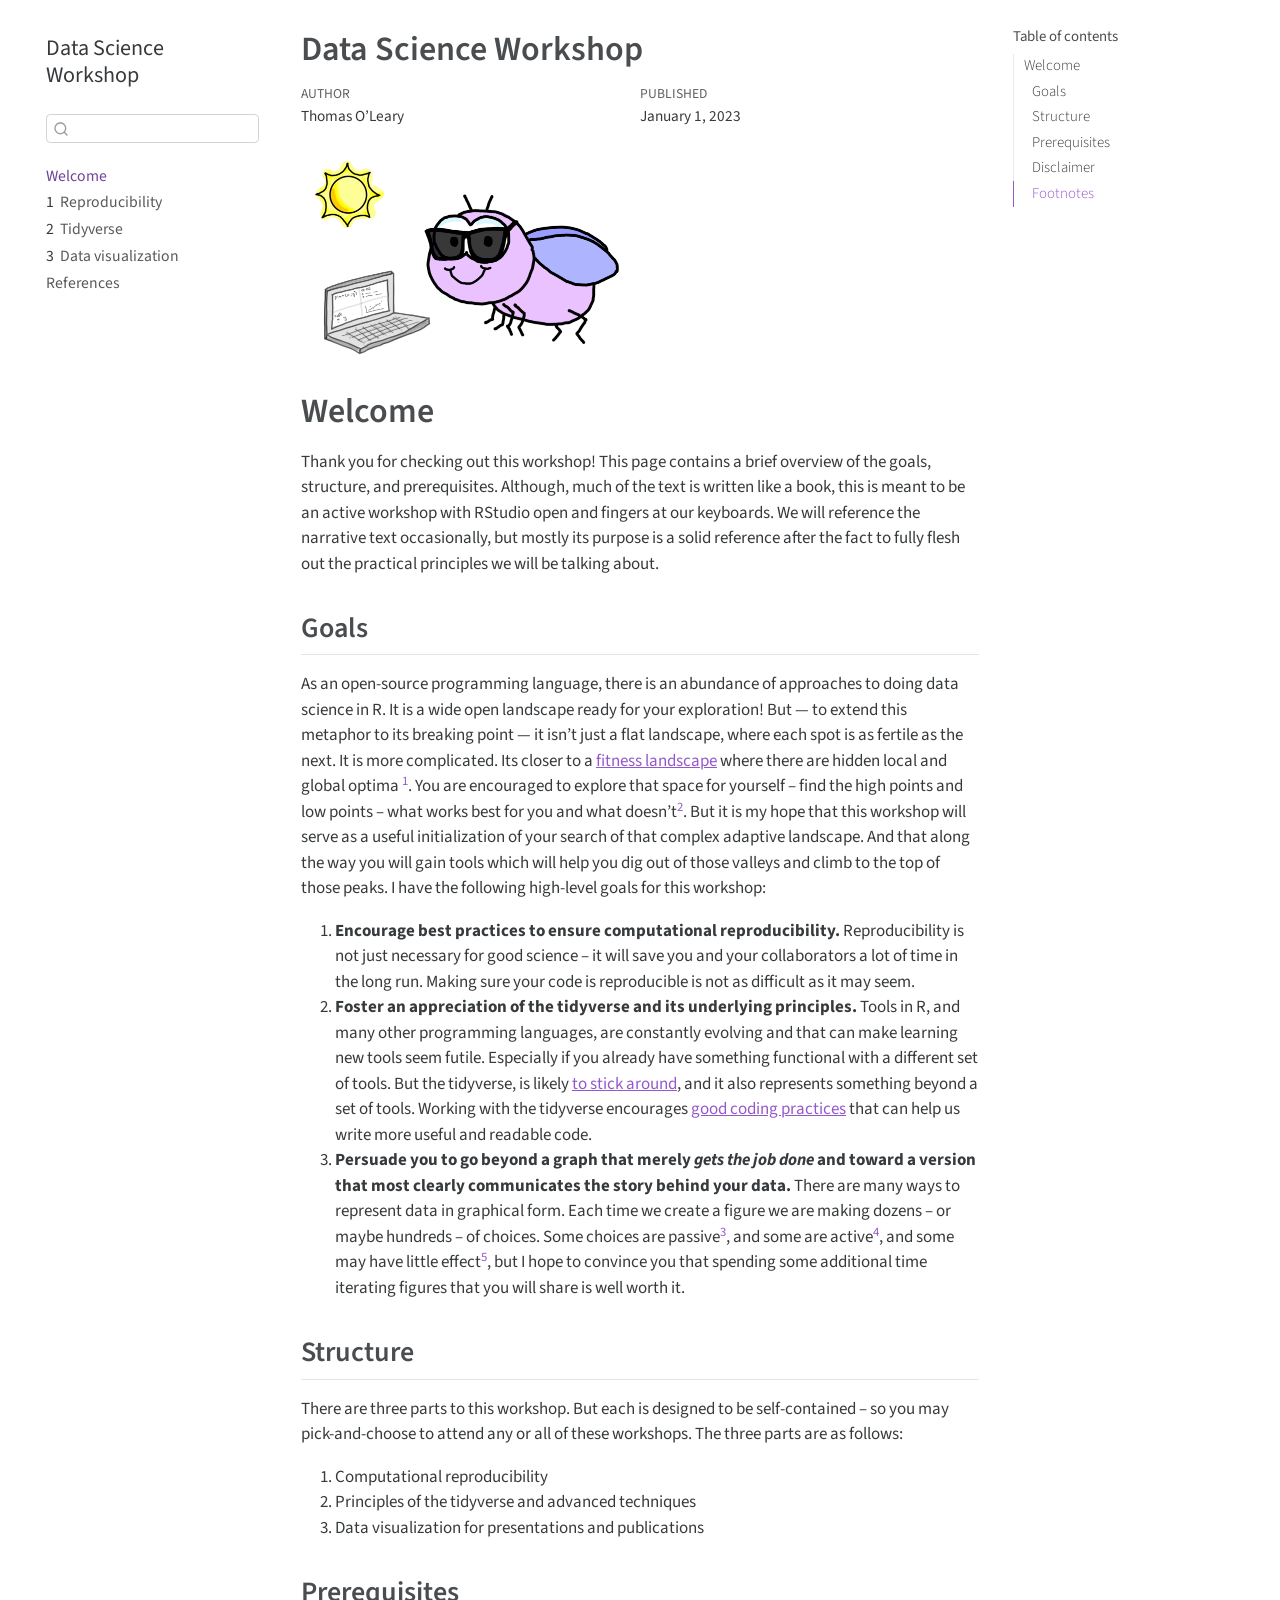
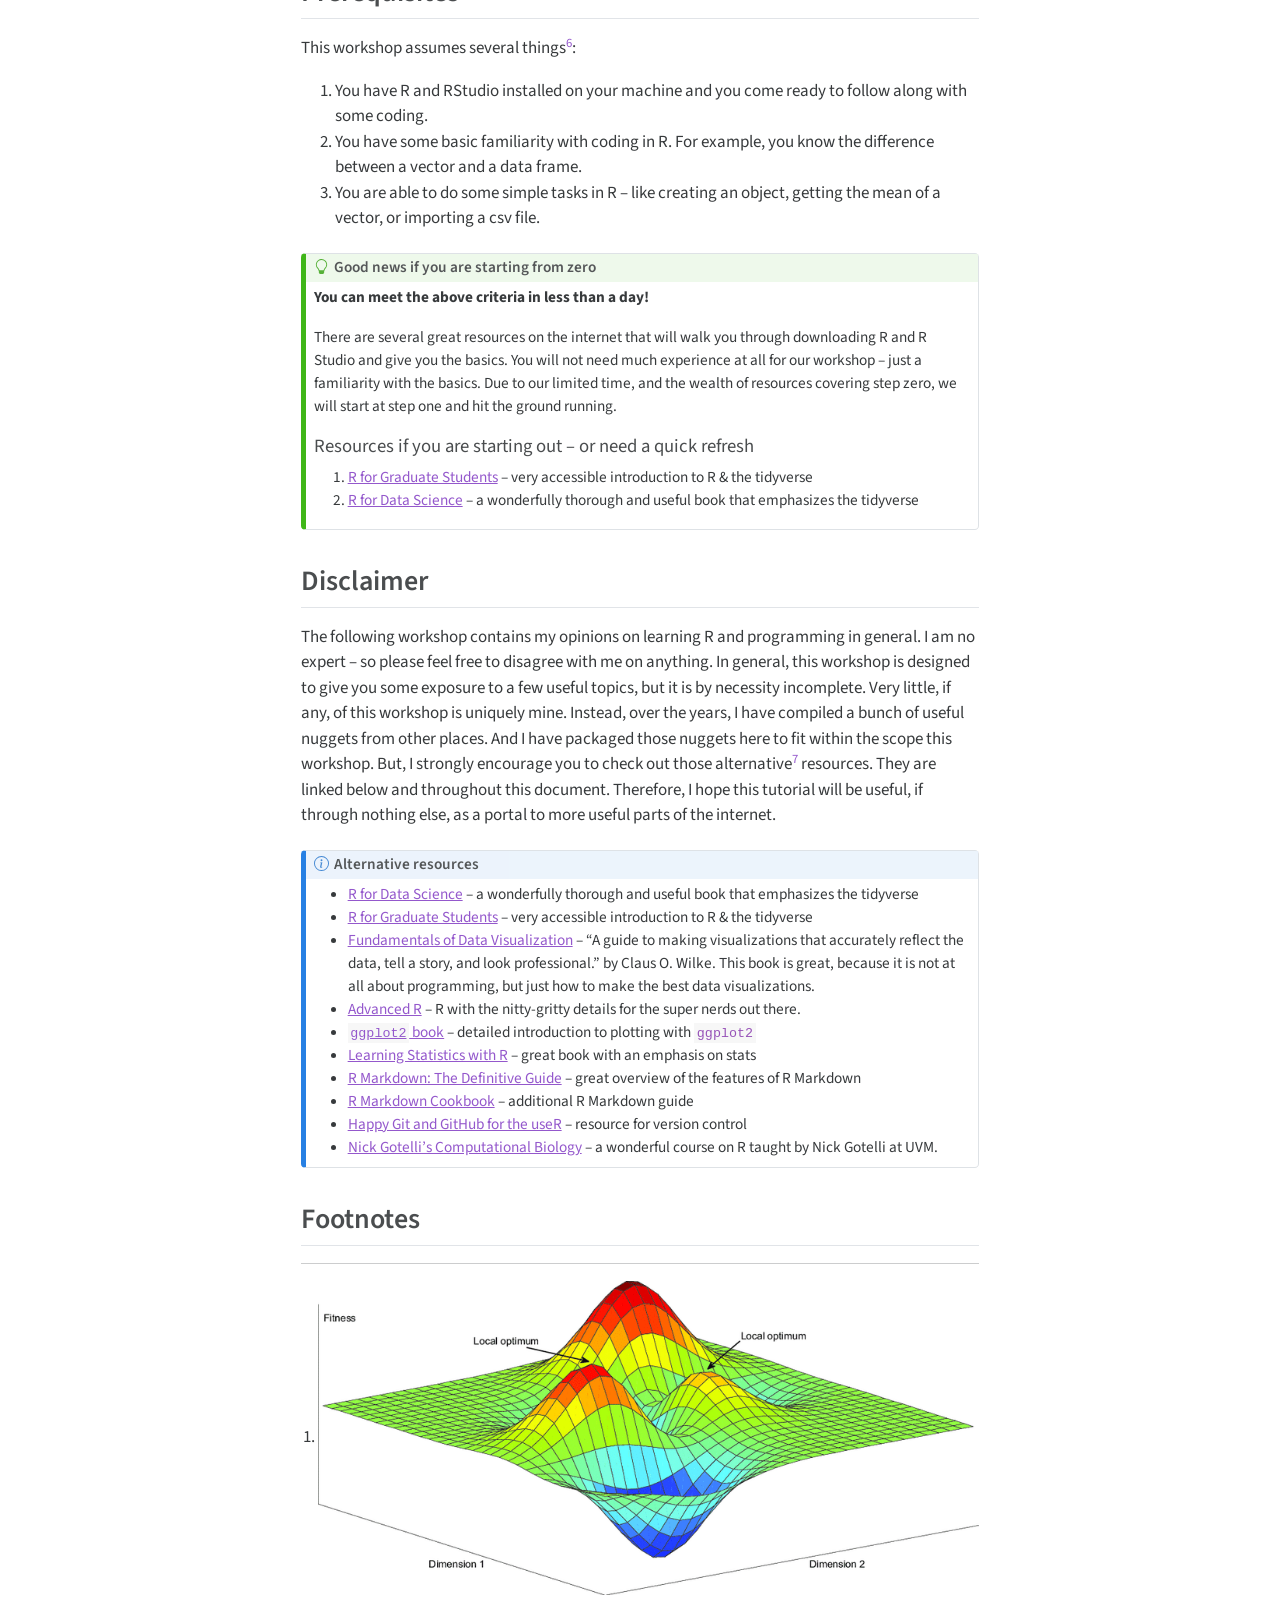
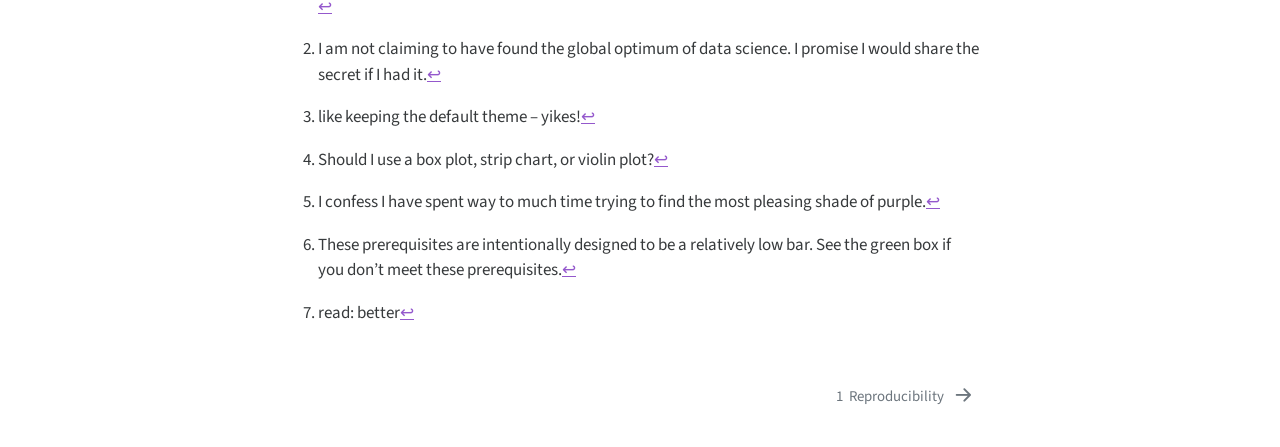
<file: docs/index.html>
<!DOCTYPE html>
<html xmlns="http://www.w3.org/1999/xhtml" lang="en" xml:lang="en"><head>

<meta charset="utf-8">
<meta name="generator" content="quarto-1.3.353">

<meta name="viewport" content="width=device-width, initial-scale=1.0, user-scalable=yes">

<meta name="author" content="Thomas O’Leary">
<meta name="dcterms.date" content="2023-01-01">

<title>Data Science Workshop</title>
<style>
code{white-space: pre-wrap;}
span.smallcaps{font-variant: small-caps;}
div.columns{display: flex; gap: min(4vw, 1.5em);}
div.column{flex: auto; overflow-x: auto;}
div.hanging-indent{margin-left: 1.5em; text-indent: -1.5em;}
ul.task-list{list-style: none;}
ul.task-list li input[type="checkbox"] {
  width: 0.8em;
  margin: 0 0.8em 0.2em -1em; /* quarto-specific, see https://github.com/quarto-dev/quarto-cli/issues/4556 */ 
  vertical-align: middle;
}
</style>


<script src="site_libs/quarto-nav/quarto-nav.js"></script>
<script src="site_libs/quarto-nav/headroom.min.js"></script>
<script src="site_libs/clipboard/clipboard.min.js"></script>
<script src="site_libs/quarto-search/autocomplete.umd.js"></script>
<script src="site_libs/quarto-search/fuse.min.js"></script>
<script src="site_libs/quarto-search/quarto-search.js"></script>
<meta name="quarto:offset" content="./">
<link href="./repro.html" rel="next">
<script src="site_libs/quarto-html/quarto.js"></script>
<script src="site_libs/quarto-html/popper.min.js"></script>
<script src="site_libs/quarto-html/tippy.umd.min.js"></script>
<script src="site_libs/quarto-html/anchor.min.js"></script>
<link href="site_libs/quarto-html/tippy.css" rel="stylesheet">
<link href="site_libs/quarto-html/quarto-syntax-highlighting.css" rel="stylesheet" id="quarto-text-highlighting-styles">
<script src="site_libs/bootstrap/bootstrap.min.js"></script>
<link href="site_libs/bootstrap/bootstrap-icons.css" rel="stylesheet">
<link href="site_libs/bootstrap/bootstrap.min.css" rel="stylesheet" id="quarto-bootstrap" data-mode="light">
<script id="quarto-search-options" type="application/json">{
  "location": "sidebar",
  "copy-button": false,
  "collapse-after": 3,
  "panel-placement": "start",
  "type": "textbox",
  "limit": 20,
  "language": {
    "search-no-results-text": "No results",
    "search-matching-documents-text": "matching documents",
    "search-copy-link-title": "Copy link to search",
    "search-hide-matches-text": "Hide additional matches",
    "search-more-match-text": "more match in this document",
    "search-more-matches-text": "more matches in this document",
    "search-clear-button-title": "Clear",
    "search-detached-cancel-button-title": "Cancel",
    "search-submit-button-title": "Submit"
  }
}</script>


</head>

<body class="nav-sidebar floating">

<div id="quarto-search-results"></div>
  <header id="quarto-header" class="headroom fixed-top">
  <nav class="quarto-secondary-nav">
    <div class="container-fluid d-flex">
      <button type="button" class="quarto-btn-toggle btn" data-bs-toggle="collapse" data-bs-target="#quarto-sidebar,#quarto-sidebar-glass" aria-controls="quarto-sidebar" aria-expanded="false" aria-label="Toggle sidebar navigation" onclick="if (window.quartoToggleHeadroom) { window.quartoToggleHeadroom(); }">
        <i class="bi bi-layout-text-sidebar-reverse"></i>
      </button>
      <nav class="quarto-page-breadcrumbs" aria-label="breadcrumb"><ol class="breadcrumb"><li class="breadcrumb-item"><a href="./index.html">Welcome</a></li></ol></nav>
      <a class="flex-grow-1" role="button" data-bs-toggle="collapse" data-bs-target="#quarto-sidebar,#quarto-sidebar-glass" aria-controls="quarto-sidebar" aria-expanded="false" aria-label="Toggle sidebar navigation" onclick="if (window.quartoToggleHeadroom) { window.quartoToggleHeadroom(); }">      
      </a>
      <button type="button" class="btn quarto-search-button" aria-label="Search" onclick="window.quartoOpenSearch();">
        <i class="bi bi-search"></i>
      </button>
    </div>
  </nav>
</header>
<!-- content -->
<div id="quarto-content" class="quarto-container page-columns page-rows-contents page-layout-article">
<!-- sidebar -->
  <nav id="quarto-sidebar" class="sidebar collapse collapse-horizontal sidebar-navigation floating overflow-auto">
    <div class="pt-lg-2 mt-2 text-left sidebar-header">
    <div class="sidebar-title mb-0 py-0">
      <a href="./">Data Science Workshop</a> 
    </div>
      </div>
        <div class="mt-2 flex-shrink-0 align-items-center">
        <div class="sidebar-search">
        <div id="quarto-search" class="" title="Search"></div>
        </div>
        </div>
    <div class="sidebar-menu-container"> 
    <ul class="list-unstyled mt-1">
        <li class="sidebar-item">
  <div class="sidebar-item-container"> 
  <a href="./index.html" class="sidebar-item-text sidebar-link active">
 <span class="menu-text">Welcome</span></a>
  </div>
</li>
        <li class="sidebar-item">
  <div class="sidebar-item-container"> 
  <a href="./repro.html" class="sidebar-item-text sidebar-link">
 <span class="menu-text"><span class="chapter-number">1</span>&nbsp; <span class="chapter-title">Reproducibility</span></span></a>
  </div>
</li>
        <li class="sidebar-item">
  <div class="sidebar-item-container"> 
  <a href="./tidyverse.html" class="sidebar-item-text sidebar-link">
 <span class="menu-text"><span class="chapter-number">2</span>&nbsp; <span class="chapter-title">Tidyverse</span></span></a>
  </div>
</li>
        <li class="sidebar-item">
  <div class="sidebar-item-container"> 
  <a href="./data_viz.html" class="sidebar-item-text sidebar-link">
 <span class="menu-text"><span class="chapter-number">3</span>&nbsp; <span class="chapter-title">Data visualization</span></span></a>
  </div>
</li>
        <li class="sidebar-item">
  <div class="sidebar-item-container"> 
  <a href="./references.html" class="sidebar-item-text sidebar-link">
 <span class="menu-text">References</span></a>
  </div>
</li>
    </ul>
    </div>
</nav>
<div id="quarto-sidebar-glass" data-bs-toggle="collapse" data-bs-target="#quarto-sidebar,#quarto-sidebar-glass"></div>
<!-- margin-sidebar -->
    <div id="quarto-margin-sidebar" class="sidebar margin-sidebar">
        <nav id="TOC" role="doc-toc" class="toc-active">
    <h2 id="toc-title">Table of contents</h2>
   
  <ul>
  <li><a href="#welcome" id="toc-welcome" class="nav-link active" data-scroll-target="#welcome">Welcome</a>
  <ul class="collapse">
  <li><a href="#goals" id="toc-goals" class="nav-link" data-scroll-target="#goals">Goals</a></li>
  <li><a href="#structure" id="toc-structure" class="nav-link" data-scroll-target="#structure">Structure</a></li>
  <li><a href="#prerequisites" id="toc-prerequisites" class="nav-link" data-scroll-target="#prerequisites">Prerequisites</a></li>
  <li><a href="#disclaimer" id="toc-disclaimer" class="nav-link" data-scroll-target="#disclaimer">Disclaimer</a></li>
  <li><a href="#footnotes" id="toc-footnotes" class="nav-link" data-scroll-target="#footnotes">Footnotes</a></li>
  </ul></li>
  </ul>
</nav>
    </div>
<!-- main -->
<main class="content" id="quarto-document-content">

<header id="title-block-header" class="quarto-title-block default">
<div class="quarto-title">
<h1 class="title">Data Science Workshop</h1>
</div>



<div class="quarto-title-meta">

    <div>
    <div class="quarto-title-meta-heading">Author</div>
    <div class="quarto-title-meta-contents">
             <p>Thomas O’Leary </p>
          </div>
  </div>
    
    <div>
    <div class="quarto-title-meta-heading">Published</div>
    <div class="quarto-title-meta-contents">
      <p class="date">January 1, 2023</p>
    </div>
  </div>
  
    
  </div>
  

</header>

<p><img src="r_fly.jpg" class="img-fluid" style="width:50.0%"></p>
<section id="welcome" class="level1 unnumbered">
<h1 class="unnumbered">Welcome</h1>
<p>Thank you for checking out this workshop! This page contains a brief overview of the goals, structure, and prerequisites. Although, much of the text is written like a book, this is meant to be an active workshop with RStudio open and fingers at our keyboards. We will reference the narrative text occasionally, but mostly its purpose is a solid reference after the fact to fully flesh out the practical principles we will be talking about.</p>
<section id="goals" class="level2 unnumbered">
<h2 class="unnumbered anchored" data-anchor-id="goals">Goals</h2>
<p>As an open-source programming language, there is an abundance of approaches to doing data science in R. It is a wide open landscape ready for your exploration! But — to extend this metaphor to its breaking point — it isn’t just a flat landscape, where each spot is as fertile as the next. It is more complicated. Its closer to a <a href="https://en.wikipedia.org/wiki/Fitness_landscape">fitness landscape</a> where there are hidden local and global optima <a href="#fn1" class="footnote-ref" id="fnref1" role="doc-noteref"><sup>1</sup></a>. You are encouraged to explore that space for yourself – find the high points and low points – what works best for you and what doesn’t<a href="#fn2" class="footnote-ref" id="fnref2" role="doc-noteref"><sup>2</sup></a>. But it is my hope that this workshop will serve as a useful initialization of your search of that complex adaptive landscape. And that along the way you will gain tools which will help you dig out of those valleys and climb to the top of those peaks. I have the following high-level goals for this workshop:</p>
<ol type="1">
<li><strong>Encourage best practices to ensure computational reproducibility.</strong> Reproducibility is not just necessary for good science – it will save you and your collaborators a lot of time in the long run. Making sure your code is reproducible is not as difficult as it may seem.</li>
<li><strong>Foster an appreciation of the tidyverse and its underlying principles.</strong> Tools in R, and many other programming languages, are constantly evolving and that can make learning new tools seem futile. Especially if you already have something functional with a different set of tools. But the tidyverse, is likely <a href="https://lrdegeest.github.io/blog/totalverse">to stick around</a>, and it also represents something beyond a set of tools. Working with the tidyverse encourages <a href="https://tidyverse.tidyverse.org/articles/manifesto.html" target="_blank">good coding practices</a> that can help us write more useful and readable code.</li>
<li><strong>Persuade you to go beyond a graph that merely <em>gets the job done</em> and toward a version that most clearly communicates the story behind your data.</strong> There are many ways to represent data in graphical form. Each time we create a figure we are making dozens – or maybe hundreds – of choices. Some choices are passive<a href="#fn3" class="footnote-ref" id="fnref3" role="doc-noteref"><sup>3</sup></a>, and some are active<a href="#fn4" class="footnote-ref" id="fnref4" role="doc-noteref"><sup>4</sup></a>, and some may have little effect<a href="#fn5" class="footnote-ref" id="fnref5" role="doc-noteref"><sup>5</sup></a>, but I hope to convince you that spending some additional time iterating figures that you will share is well worth it.</li>
</ol>
</section>
<section id="structure" class="level2 unnumbered">
<h2 class="unnumbered anchored" data-anchor-id="structure">Structure</h2>
<p>There are three parts to this workshop. But each is designed to be self-contained – so you may pick-and-choose to attend any or all of these workshops. The three parts are as follows:</p>
<ol type="1">
<li>Computational reproducibility</li>
<li>Principles of the tidyverse and advanced techniques</li>
<li>Data visualization for presentations and publications</li>
</ol>
</section>
<section id="prerequisites" class="level2">
<h2 class="anchored" data-anchor-id="prerequisites">Prerequisites</h2>
<p>This workshop assumes several things<a href="#fn6" class="footnote-ref" id="fnref6" role="doc-noteref"><sup>6</sup></a>:</p>
<ol type="1">
<li>You have R and RStudio installed on your machine and you come ready to follow along with some coding.</li>
<li>You have some basic familiarity with coding in R. For example, you know the difference between a vector and a data frame.</li>
<li>You are able to do some simple tasks in R – like creating an object, getting the mean of a vector, or importing a csv file.</li>
</ol>
<div class="callout callout-style-default callout-tip callout-titled">
<div class="callout-header d-flex align-content-center">
<div class="callout-icon-container">
<i class="callout-icon"></i>
</div>
<div class="callout-title-container flex-fill">
Good news if you are starting from zero
</div>
</div>
<div class="callout-body-container callout-body">
<p><strong>You can meet the above criteria in less than a day!</strong></p>
<p>There are several great resources on the internet that will walk you through downloading R and R Studio and give you the basics. You will not need much experience at all for our workshop – just a familiarity with the basics. Due to our limited time, and the wealth of resources covering step zero, we will start at step one and hit the ground running.</p>
<section id="resources-if-you-are-starting-out-or-need-a-quick-refresh" class="level5">
<h5 class="anchored" data-anchor-id="resources-if-you-are-starting-out-or-need-a-quick-refresh">Resources if you are starting out – or need a quick refresh</h5>
<ol type="1">
<li><a href="https://bookdown.org/yih_huynh/Guide-to-R-Book/" target="_blank">R for Graduate Students</a> – very accessible introduction to R &amp; the tidyverse</li>
<li><a href="https://r4ds.hadley.nz/" target="_blank">R for Data Science</a> – a wonderfully thorough and useful book that emphasizes the tidyverse</li>
</ol>
</section>
</div>
</div>
</section>
<section id="disclaimer" class="level2 unnumbered">
<h2 class="unnumbered anchored" data-anchor-id="disclaimer">Disclaimer</h2>
<p>The following workshop contains my opinions on learning R and programming in general. I am no expert – so please feel free to disagree with me on anything. In general, this workshop is designed to give you some exposure to a few useful topics, but it is by necessity incomplete. Very little, if any, of this workshop is uniquely mine. Instead, over the years, I have compiled a bunch of useful nuggets from other places. And I have packaged those nuggets here to fit within the scope this workshop. But, I strongly encourage you to check out those alternative<a href="#fn7" class="footnote-ref" id="fnref7" role="doc-noteref"><sup>7</sup></a> resources. They are linked below and throughout this document. Therefore, I hope this tutorial will be useful, if through nothing else, as a portal to more useful parts of the internet.</p>
<div class="callout callout-style-default callout-note callout-titled">
<div class="callout-header d-flex align-content-center">
<div class="callout-icon-container">
<i class="callout-icon"></i>
</div>
<div class="callout-title-container flex-fill">
Alternative resources
</div>
</div>
<div class="callout-body-container callout-body">
<ul>
<li><a href="https://r4ds.hadley.nz/" target="_blank">R for Data Science</a> – a wonderfully thorough and useful book that emphasizes the tidyverse</li>
<li><a href="https://bookdown.org/yih_huynh/Guide-to-R-Book/" target="_blank">R for Graduate Students</a> – very accessible introduction to R &amp; the tidyverse</li>
<li><a href="https://clauswilke.com/dataviz/" target="_blank">Fundamentals of Data Visualization</a> – “A guide to making visualizations that accurately reflect the data, tell a story, and look professional.” by Claus O. Wilke. This book is great, because it is not at all about programming, but just how to make the best data visualizations.</li>
<li><a href="https://adv-r.hadley.nz/index/" target="_blank">Advanced R</a> – R with the nitty-gritty details for the super nerds out there.</li>
<li><a href="https://ggplot2-book.org/" target="_blank"><code>ggplot2</code> book</a> – detailed introduction to plotting with <code>ggplot2</code></li>
<li><a href="https://learningstatisticswithr.com/book/" target="_blank">Learning Statistics with R</a> – great book with an emphasis on stats</li>
<li><a href="https://bookdown.org/yihui/rmarkdown/" target="_blank">R Markdown: The Definitive Guide</a> – great overview of the features of R Markdown</li>
<li><a href="https://bookdown.org/yihui/rmarkdown-cookbook/" target="_blank">R Markdown Cookbook</a> – additional R Markdown guide</li>
<li><a href="https://happygitwithr.com/index/" target="_blank">Happy Git and GitHub for the useR</a> – resource for version control</li>
<li><a href="https://gotellilab.github.io/Bio381/" target="_blank">Nick Gotelli’s Computational Biology</a> – a wonderful course on R taught by Nick Gotelli at UVM.</li>
</ul>
</div>
</div>
</section>
<section id="footnotes" class="level2 unnumbered">
<h2 class="unnumbered anchored" data-anchor-id="footnotes">Footnotes</h2>


</section>
</section>
<section id="footnotes" class="footnotes footnotes-end-of-document" role="doc-endnotes">
<hr>
<ol>
<li id="fn1"><p><img src="fitness_landscape.png" class="img-fluid"><a href="#fnref1" class="footnote-back" role="doc-backlink">↩︎</a></p></li>
<li id="fn2"><p>I am not claiming to have found the global optimum of data science. I promise I would share the secret if I had it.<a href="#fnref2" class="footnote-back" role="doc-backlink">↩︎</a></p></li>
<li id="fn3"><p>like keeping the default theme – yikes!<a href="#fnref3" class="footnote-back" role="doc-backlink">↩︎</a></p></li>
<li id="fn4"><p>Should I use a box plot, strip chart, or violin plot?<a href="#fnref4" class="footnote-back" role="doc-backlink">↩︎</a></p></li>
<li id="fn5"><p>I confess I have spent way to much time trying to find the most pleasing shade of purple.<a href="#fnref5" class="footnote-back" role="doc-backlink">↩︎</a></p></li>
<li id="fn6"><p>These prerequisites are intentionally designed to be a relatively low bar. See the green box if you don’t meet these prerequisites.<a href="#fnref6" class="footnote-back" role="doc-backlink">↩︎</a></p></li>
<li id="fn7"><p>read: better<a href="#fnref7" class="footnote-back" role="doc-backlink">↩︎</a></p></li>
</ol>
</section>

</main> <!-- /main -->
<script id="quarto-html-after-body" type="application/javascript">
window.document.addEventListener("DOMContentLoaded", function (event) {
  const toggleBodyColorMode = (bsSheetEl) => {
    const mode = bsSheetEl.getAttribute("data-mode");
    const bodyEl = window.document.querySelector("body");
    if (mode === "dark") {
      bodyEl.classList.add("quarto-dark");
      bodyEl.classList.remove("quarto-light");
    } else {
      bodyEl.classList.add("quarto-light");
      bodyEl.classList.remove("quarto-dark");
    }
  }
  const toggleBodyColorPrimary = () => {
    const bsSheetEl = window.document.querySelector("link#quarto-bootstrap");
    if (bsSheetEl) {
      toggleBodyColorMode(bsSheetEl);
    }
  }
  toggleBodyColorPrimary();  
  const icon = "";
  const anchorJS = new window.AnchorJS();
  anchorJS.options = {
    placement: 'right',
    icon: icon
  };
  anchorJS.add('.anchored');
  const isCodeAnnotation = (el) => {
    for (const clz of el.classList) {
      if (clz.startsWith('code-annotation-')) {                     
        return true;
      }
    }
    return false;
  }
  const clipboard = new window.ClipboardJS('.code-copy-button', {
    text: function(trigger) {
      const codeEl = trigger.previousElementSibling.cloneNode(true);
      for (const childEl of codeEl.children) {
        if (isCodeAnnotation(childEl)) {
          childEl.remove();
        }
      }
      return codeEl.innerText;
    }
  });
  clipboard.on('success', function(e) {
    // button target
    const button = e.trigger;
    // don't keep focus
    button.blur();
    // flash "checked"
    button.classList.add('code-copy-button-checked');
    var currentTitle = button.getAttribute("title");
    button.setAttribute("title", "Copied!");
    let tooltip;
    if (window.bootstrap) {
      button.setAttribute("data-bs-toggle", "tooltip");
      button.setAttribute("data-bs-placement", "left");
      button.setAttribute("data-bs-title", "Copied!");
      tooltip = new bootstrap.Tooltip(button, 
        { trigger: "manual", 
          customClass: "code-copy-button-tooltip",
          offset: [0, -8]});
      tooltip.show();    
    }
    setTimeout(function() {
      if (tooltip) {
        tooltip.hide();
        button.removeAttribute("data-bs-title");
        button.removeAttribute("data-bs-toggle");
        button.removeAttribute("data-bs-placement");
      }
      button.setAttribute("title", currentTitle);
      button.classList.remove('code-copy-button-checked');
    }, 1000);
    // clear code selection
    e.clearSelection();
  });
  function tippyHover(el, contentFn) {
    const config = {
      allowHTML: true,
      content: contentFn,
      maxWidth: 500,
      delay: 100,
      arrow: false,
      appendTo: function(el) {
          return el.parentElement;
      },
      interactive: true,
      interactiveBorder: 10,
      theme: 'quarto',
      placement: 'bottom-start'
    };
    window.tippy(el, config); 
  }
  const noterefs = window.document.querySelectorAll('a[role="doc-noteref"]');
  for (var i=0; i<noterefs.length; i++) {
    const ref = noterefs[i];
    tippyHover(ref, function() {
      // use id or data attribute instead here
      let href = ref.getAttribute('data-footnote-href') || ref.getAttribute('href');
      try { href = new URL(href).hash; } catch {}
      const id = href.replace(/^#\/?/, "");
      const note = window.document.getElementById(id);
      return note.innerHTML;
    });
  }
      let selectedAnnoteEl;
      const selectorForAnnotation = ( cell, annotation) => {
        let cellAttr = 'data-code-cell="' + cell + '"';
        let lineAttr = 'data-code-annotation="' +  annotation + '"';
        const selector = 'span[' + cellAttr + '][' + lineAttr + ']';
        return selector;
      }
      const selectCodeLines = (annoteEl) => {
        const doc = window.document;
        const targetCell = annoteEl.getAttribute("data-target-cell");
        const targetAnnotation = annoteEl.getAttribute("data-target-annotation");
        const annoteSpan = window.document.querySelector(selectorForAnnotation(targetCell, targetAnnotation));
        const lines = annoteSpan.getAttribute("data-code-lines").split(",");
        const lineIds = lines.map((line) => {
          return targetCell + "-" + line;
        })
        let top = null;
        let height = null;
        let parent = null;
        if (lineIds.length > 0) {
            //compute the position of the single el (top and bottom and make a div)
            const el = window.document.getElementById(lineIds[0]);
            top = el.offsetTop;
            height = el.offsetHeight;
            parent = el.parentElement.parentElement;
          if (lineIds.length > 1) {
            const lastEl = window.document.getElementById(lineIds[lineIds.length - 1]);
            const bottom = lastEl.offsetTop + lastEl.offsetHeight;
            height = bottom - top;
          }
          if (top !== null && height !== null && parent !== null) {
            // cook up a div (if necessary) and position it 
            let div = window.document.getElementById("code-annotation-line-highlight");
            if (div === null) {
              div = window.document.createElement("div");
              div.setAttribute("id", "code-annotation-line-highlight");
              div.style.position = 'absolute';
              parent.appendChild(div);
            }
            div.style.top = top - 2 + "px";
            div.style.height = height + 4 + "px";
            let gutterDiv = window.document.getElementById("code-annotation-line-highlight-gutter");
            if (gutterDiv === null) {
              gutterDiv = window.document.createElement("div");
              gutterDiv.setAttribute("id", "code-annotation-line-highlight-gutter");
              gutterDiv.style.position = 'absolute';
              const codeCell = window.document.getElementById(targetCell);
              const gutter = codeCell.querySelector('.code-annotation-gutter');
              gutter.appendChild(gutterDiv);
            }
            gutterDiv.style.top = top - 2 + "px";
            gutterDiv.style.height = height + 4 + "px";
          }
          selectedAnnoteEl = annoteEl;
        }
      };
      const unselectCodeLines = () => {
        const elementsIds = ["code-annotation-line-highlight", "code-annotation-line-highlight-gutter"];
        elementsIds.forEach((elId) => {
          const div = window.document.getElementById(elId);
          if (div) {
            div.remove();
          }
        });
        selectedAnnoteEl = undefined;
      };
      // Attach click handler to the DT
      const annoteDls = window.document.querySelectorAll('dt[data-target-cell]');
      for (const annoteDlNode of annoteDls) {
        annoteDlNode.addEventListener('click', (event) => {
          const clickedEl = event.target;
          if (clickedEl !== selectedAnnoteEl) {
            unselectCodeLines();
            const activeEl = window.document.querySelector('dt[data-target-cell].code-annotation-active');
            if (activeEl) {
              activeEl.classList.remove('code-annotation-active');
            }
            selectCodeLines(clickedEl);
            clickedEl.classList.add('code-annotation-active');
          } else {
            // Unselect the line
            unselectCodeLines();
            clickedEl.classList.remove('code-annotation-active');
          }
        });
      }
  const findCites = (el) => {
    const parentEl = el.parentElement;
    if (parentEl) {
      const cites = parentEl.dataset.cites;
      if (cites) {
        return {
          el,
          cites: cites.split(' ')
        };
      } else {
        return findCites(el.parentElement)
      }
    } else {
      return undefined;
    }
  };
  var bibliorefs = window.document.querySelectorAll('a[role="doc-biblioref"]');
  for (var i=0; i<bibliorefs.length; i++) {
    const ref = bibliorefs[i];
    const citeInfo = findCites(ref);
    if (citeInfo) {
      tippyHover(citeInfo.el, function() {
        var popup = window.document.createElement('div');
        citeInfo.cites.forEach(function(cite) {
          var citeDiv = window.document.createElement('div');
          citeDiv.classList.add('hanging-indent');
          citeDiv.classList.add('csl-entry');
          var biblioDiv = window.document.getElementById('ref-' + cite);
          if (biblioDiv) {
            citeDiv.innerHTML = biblioDiv.innerHTML;
          }
          popup.appendChild(citeDiv);
        });
        return popup.innerHTML;
      });
    }
  }
});
</script>
<nav class="page-navigation">
  <div class="nav-page nav-page-previous">
  </div>
  <div class="nav-page nav-page-next">
      <a href="./repro.html" class="pagination-link">
        <span class="nav-page-text"><span class="chapter-number">1</span>&nbsp; <span class="chapter-title">Reproducibility</span></span> <i class="bi bi-arrow-right-short"></i>
      </a>
  </div>
</nav>
</div> <!-- /content -->



</body></html>
</file>
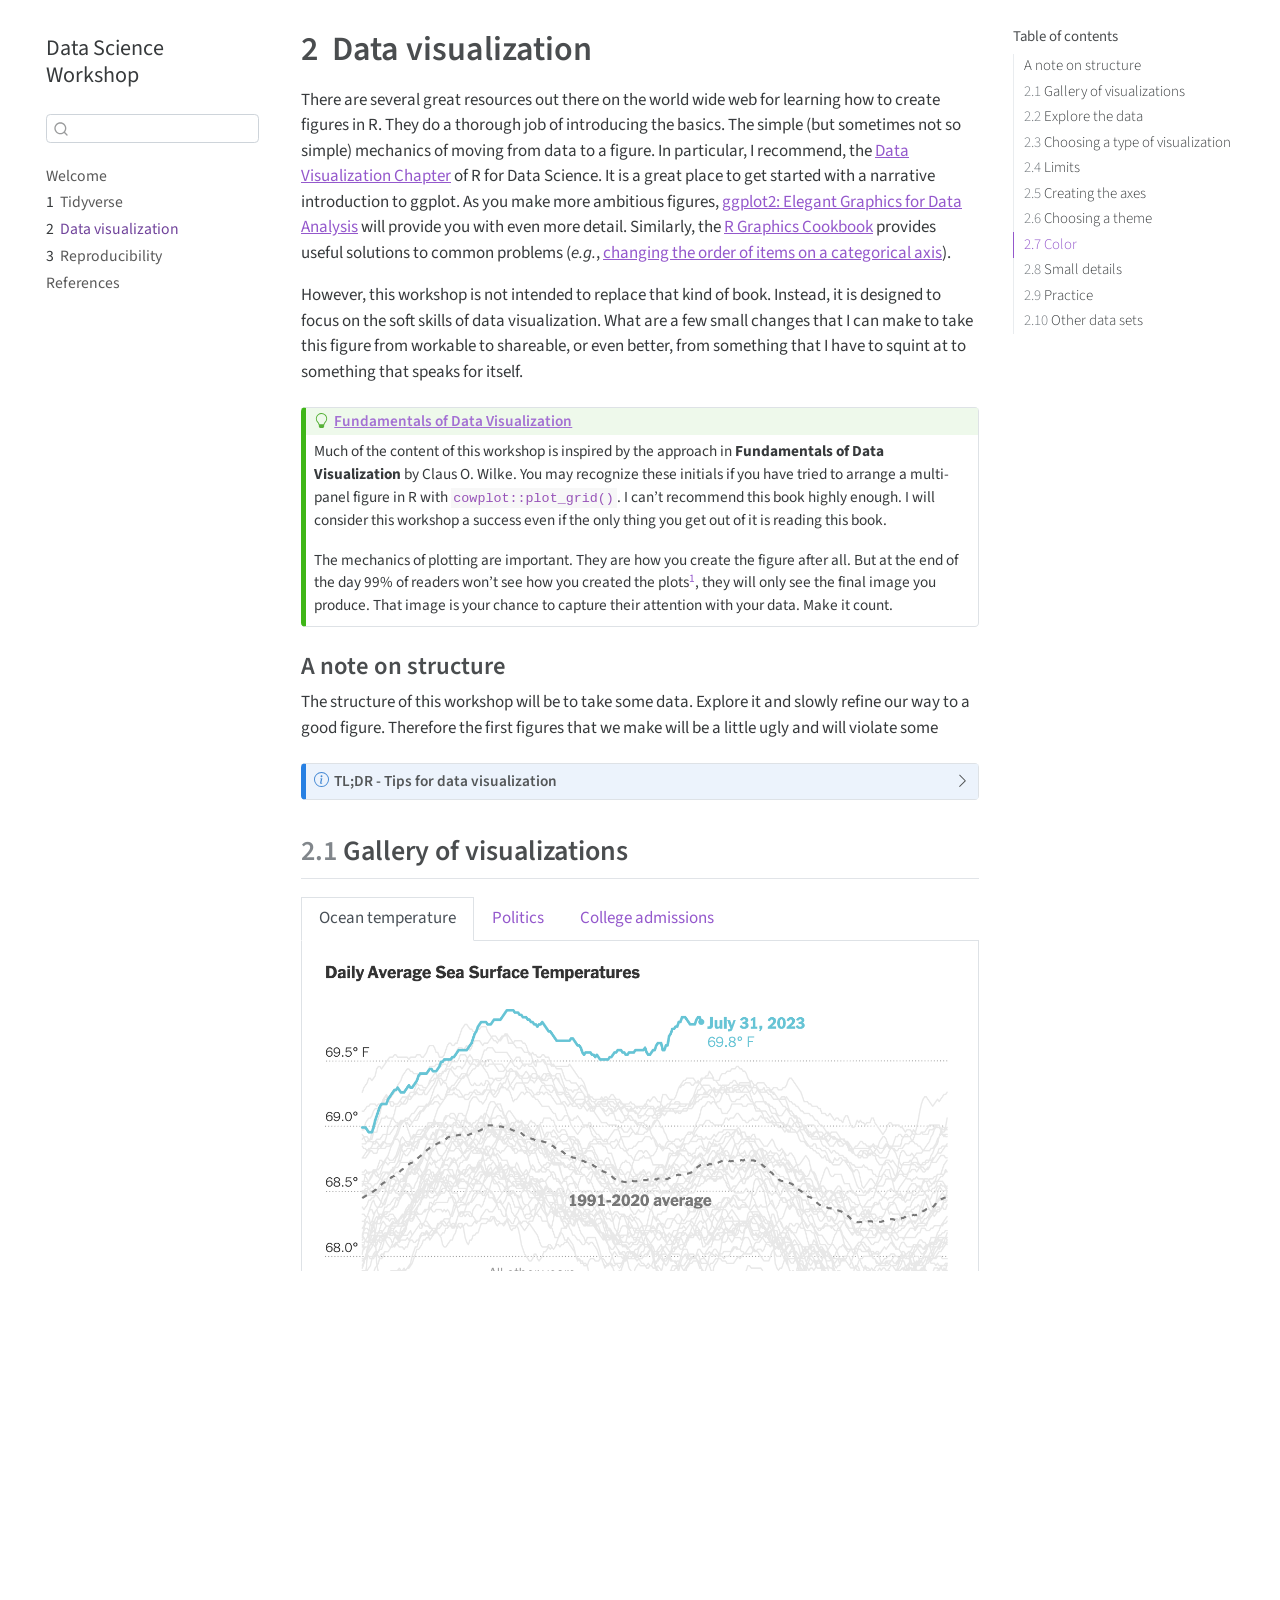
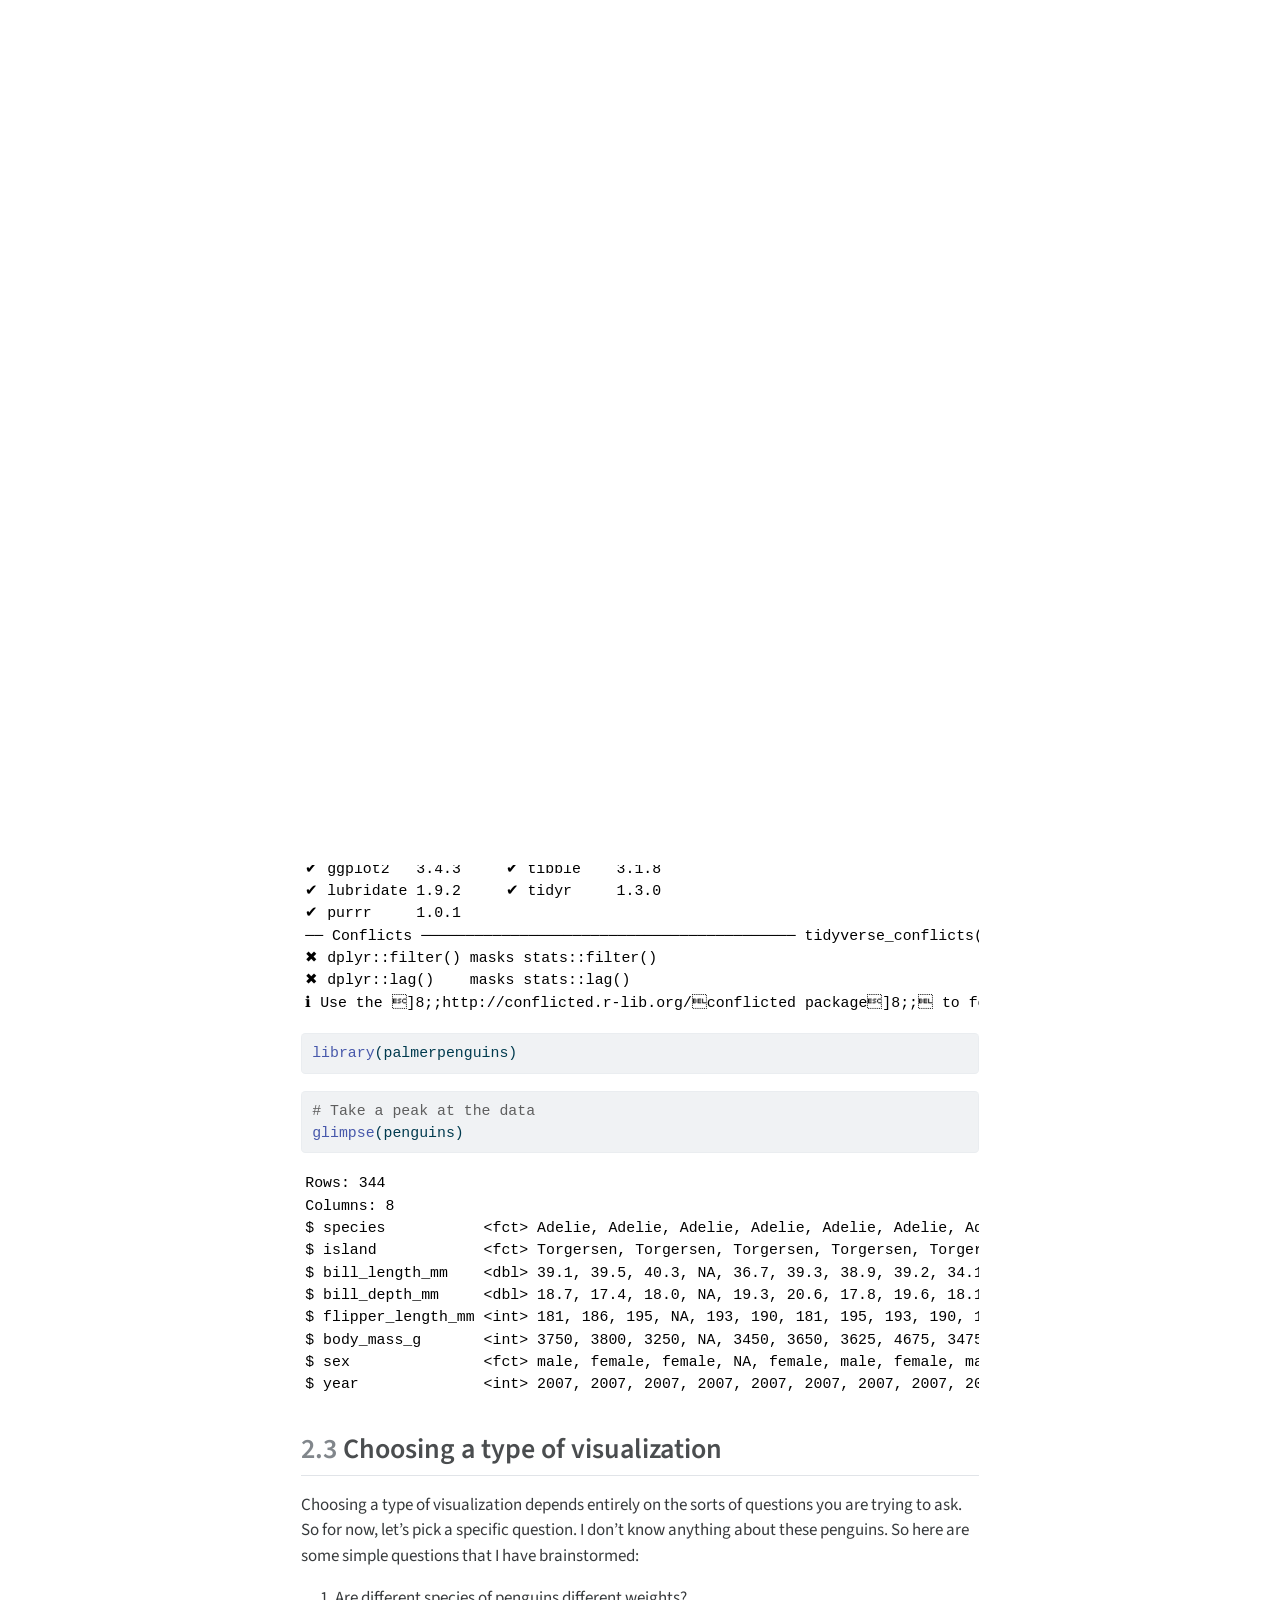
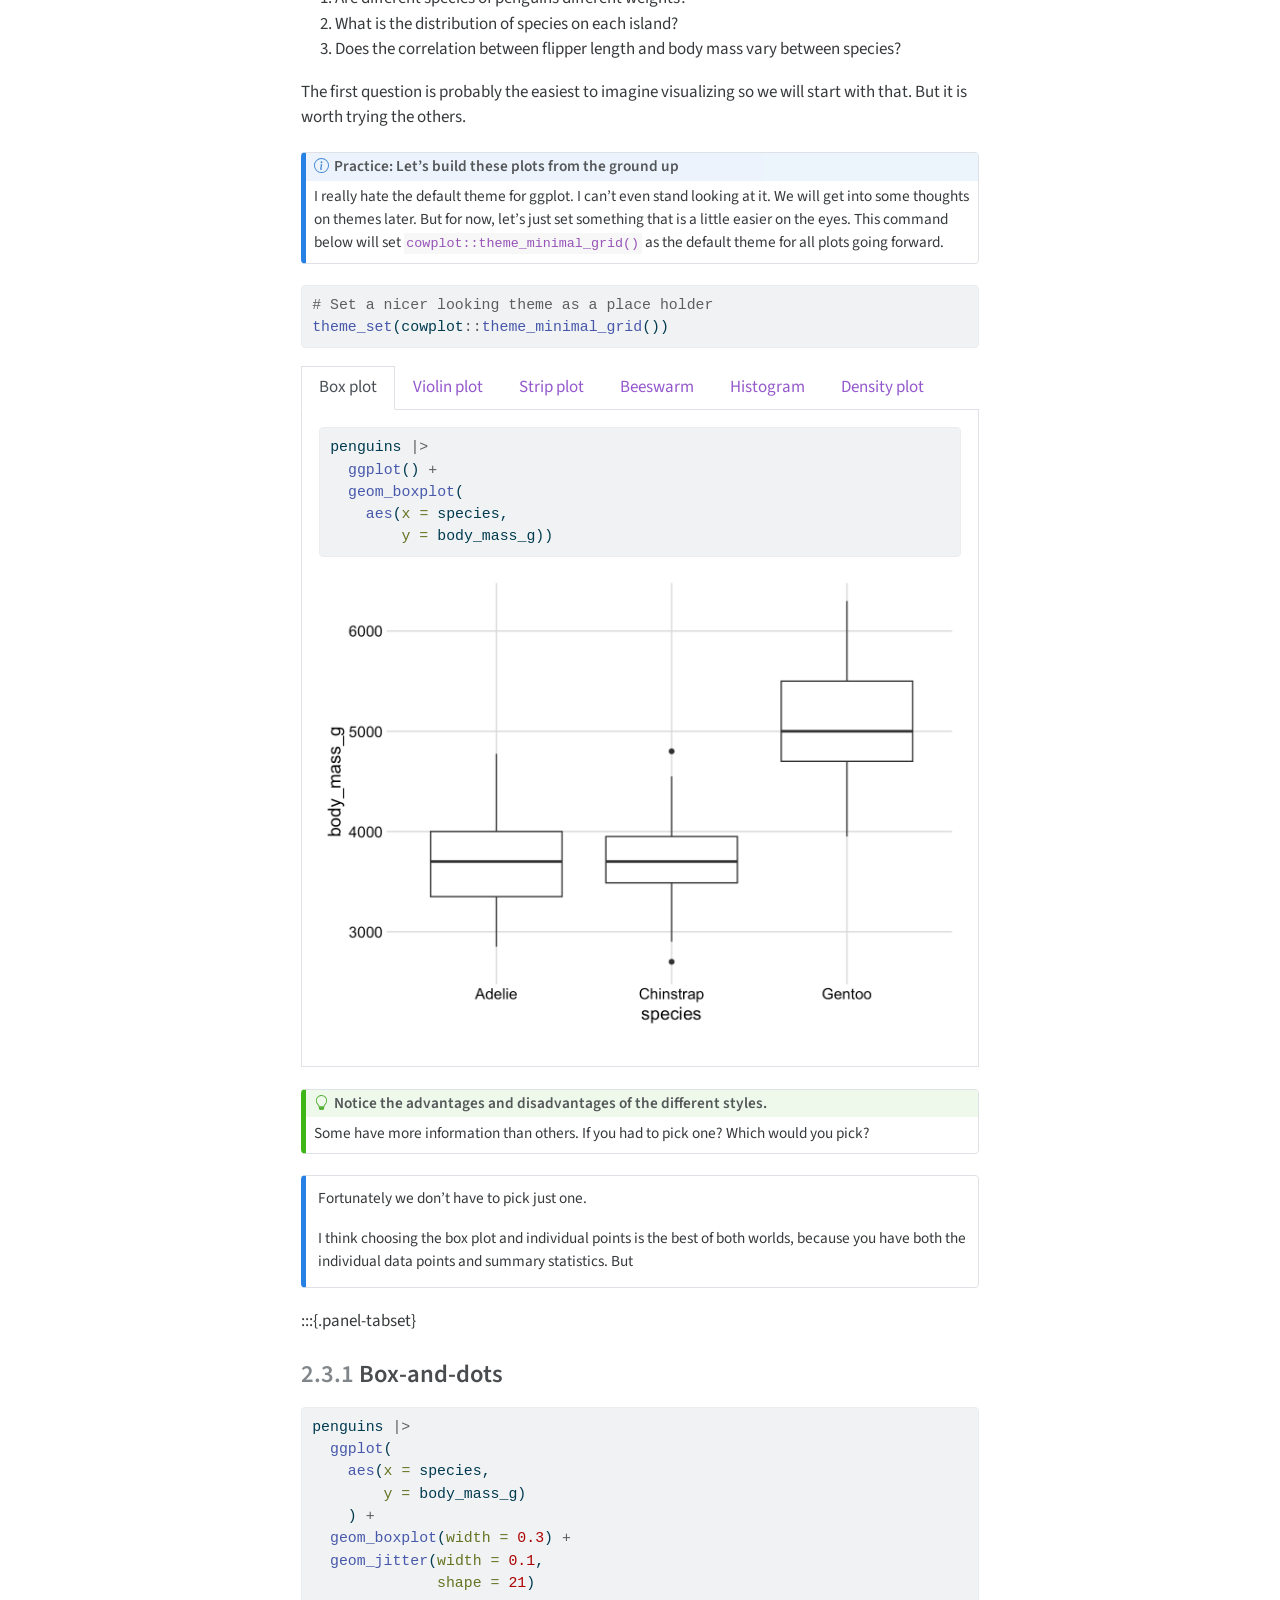
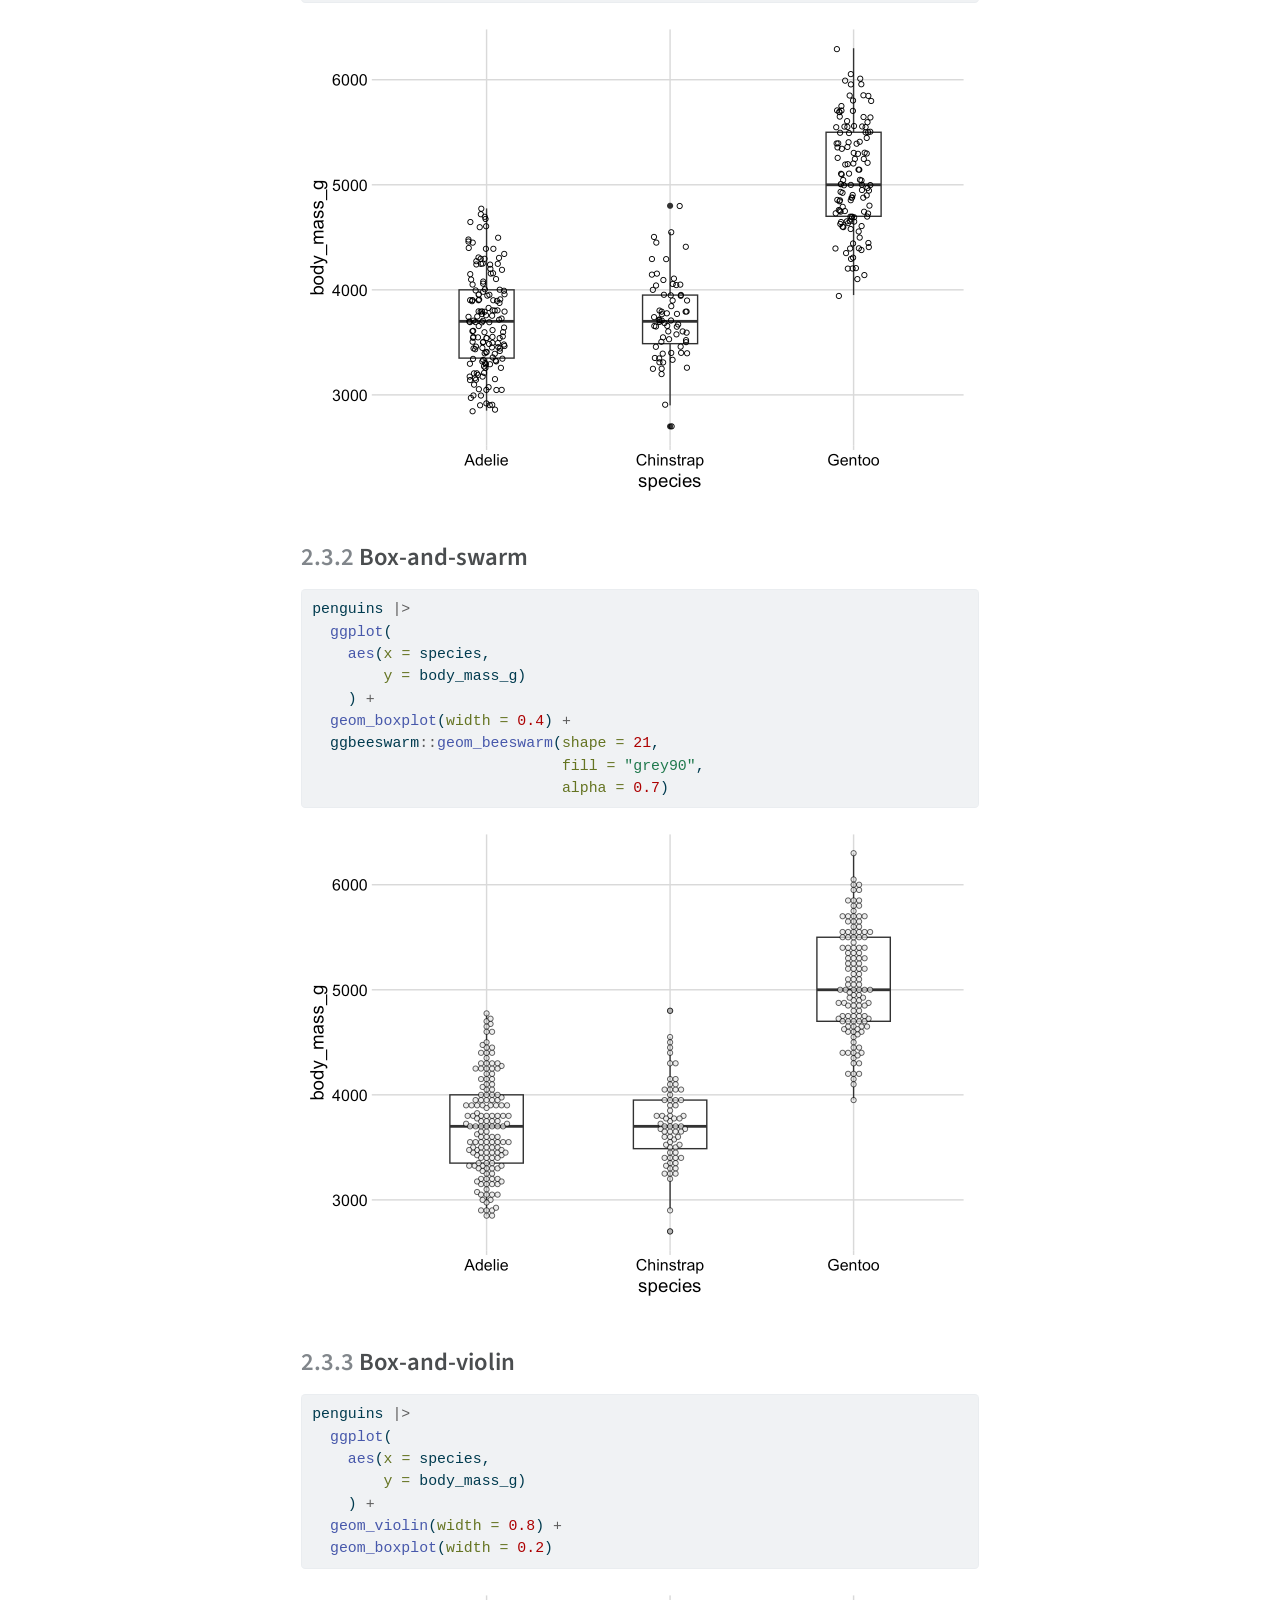
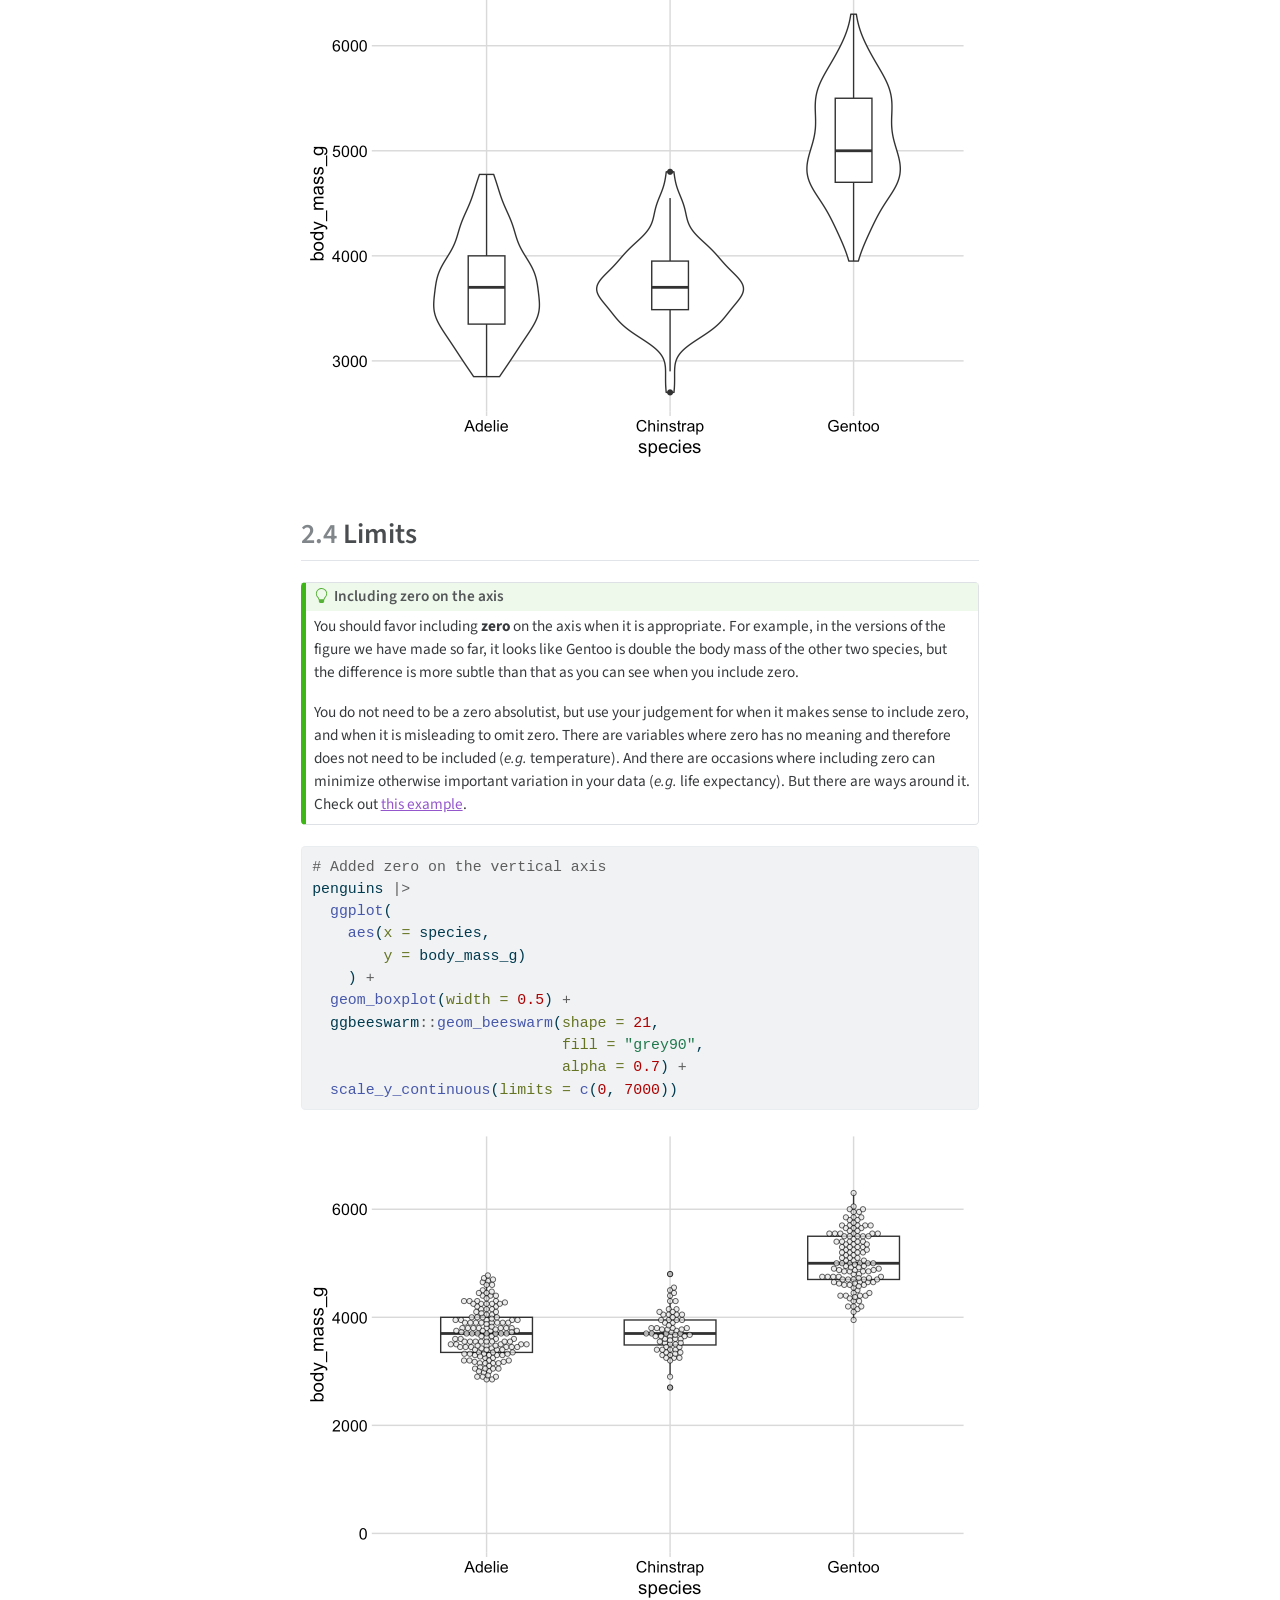
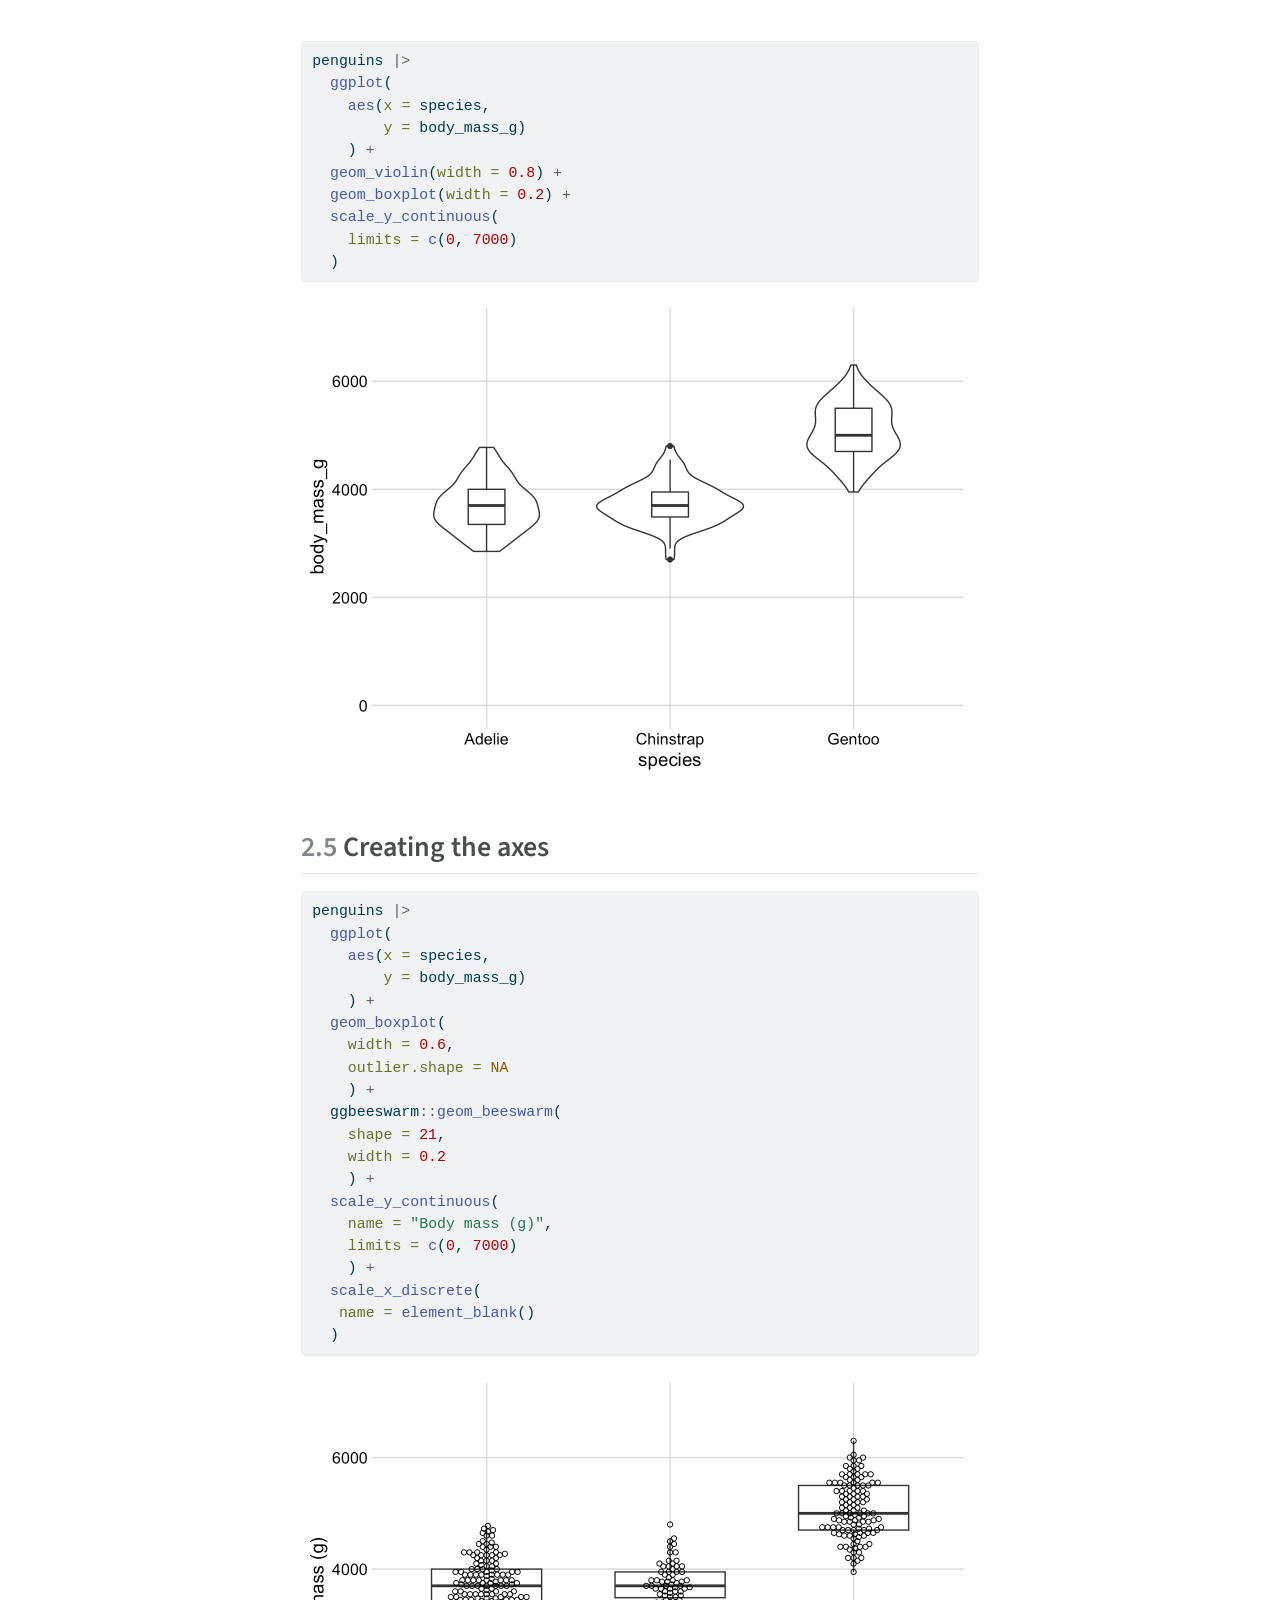
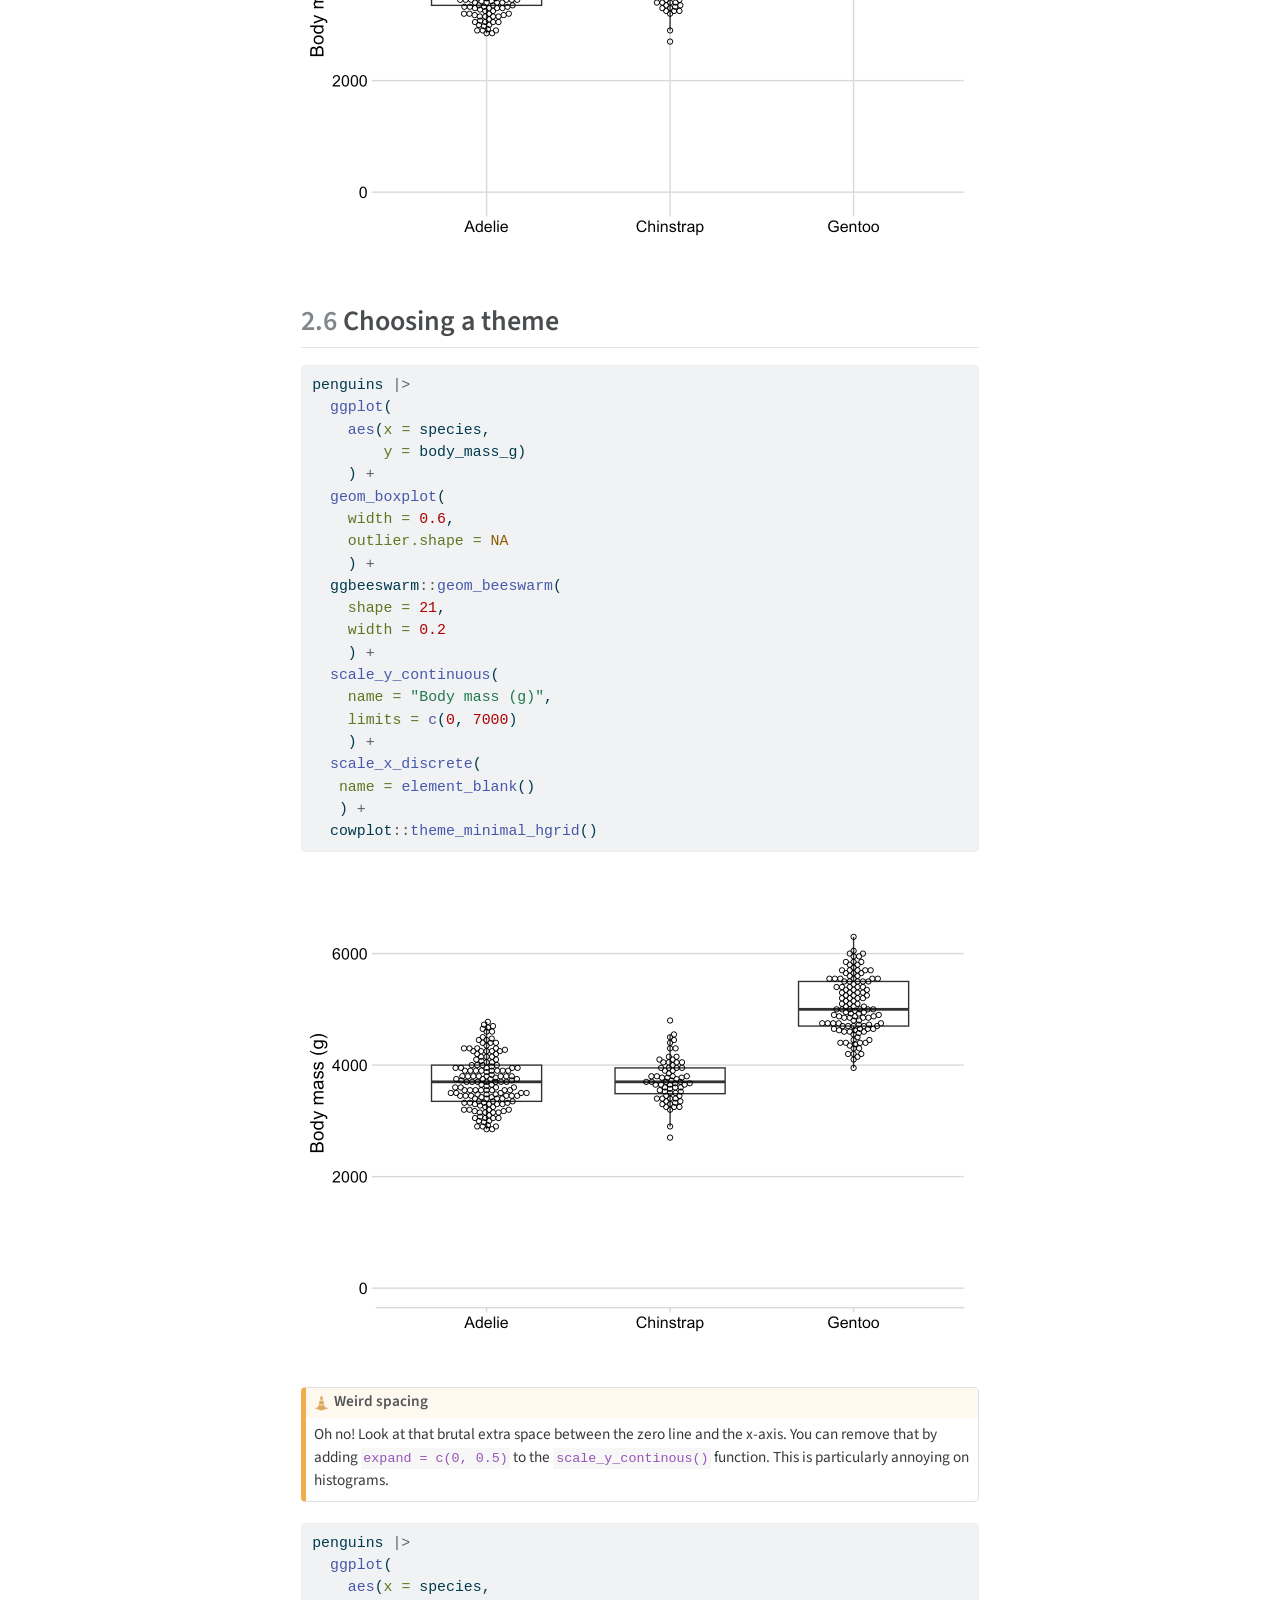
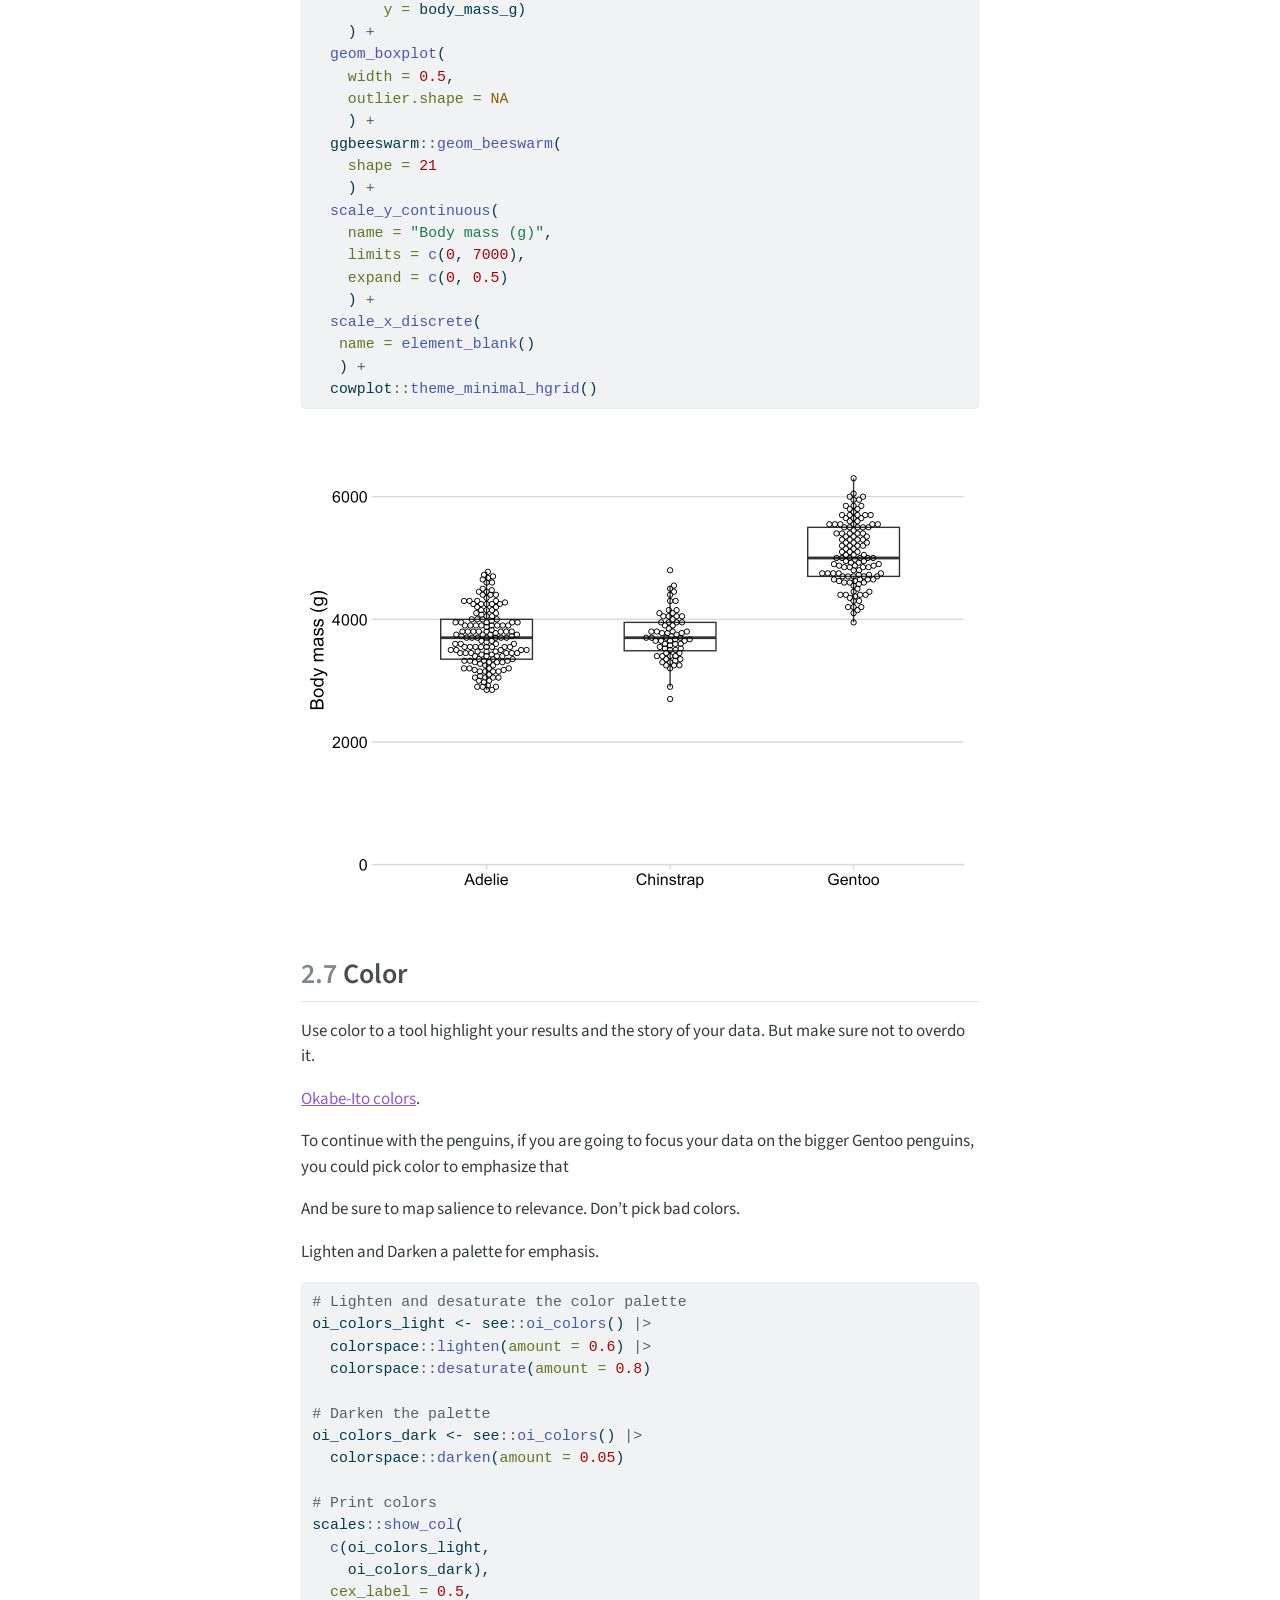
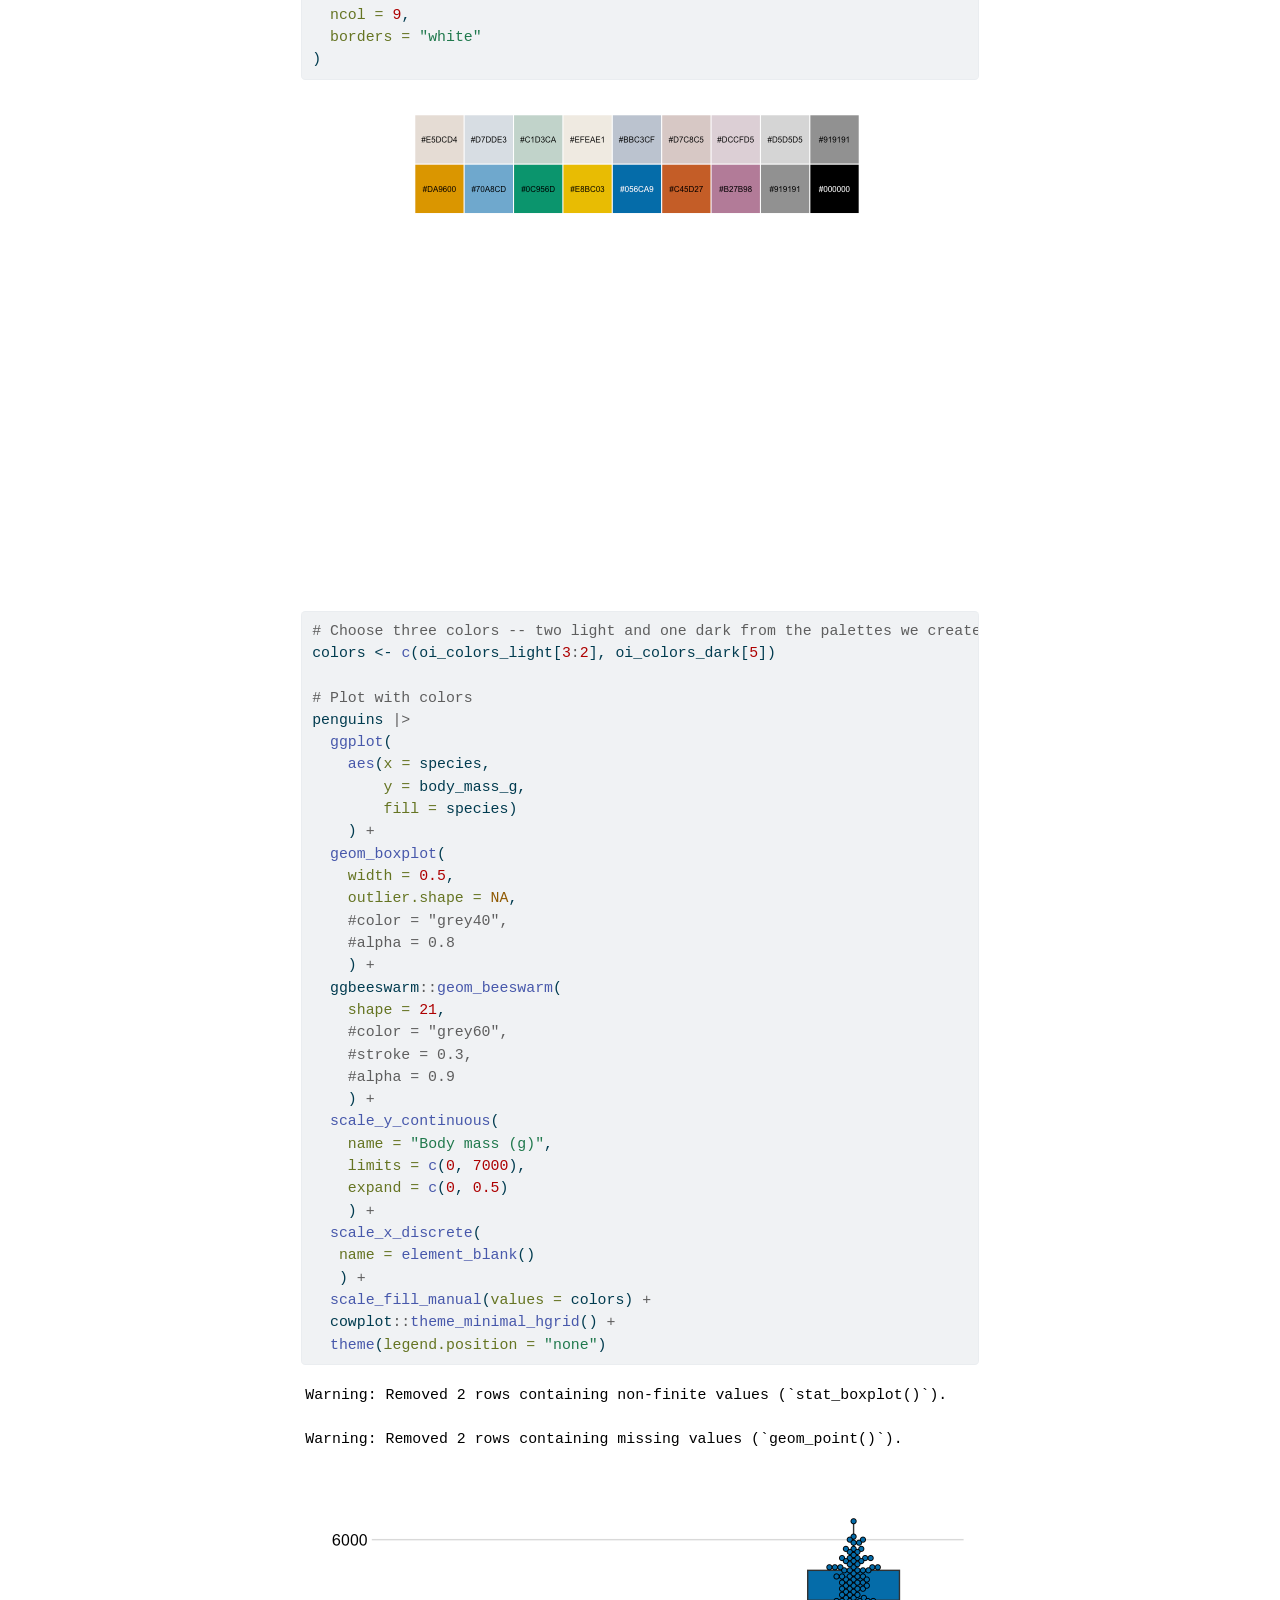
<file: docs/data_viz.html>
<!DOCTYPE html>
<html xmlns="http://www.w3.org/1999/xhtml" lang="en" xml:lang="en"><head>

<meta charset="utf-8">
<meta name="generator" content="quarto-1.3.353">

<meta name="viewport" content="width=device-width, initial-scale=1.0, user-scalable=yes">


<title>Data Science Workshop - 2&nbsp; Data visualization</title>
<style>
code{white-space: pre-wrap;}
span.smallcaps{font-variant: small-caps;}
div.columns{display: flex; gap: min(4vw, 1.5em);}
div.column{flex: auto; overflow-x: auto;}
div.hanging-indent{margin-left: 1.5em; text-indent: -1.5em;}
ul.task-list{list-style: none;}
ul.task-list li input[type="checkbox"] {
  width: 0.8em;
  margin: 0 0.8em 0.2em -1em; /* quarto-specific, see https://github.com/quarto-dev/quarto-cli/issues/4556 */ 
  vertical-align: middle;
}
/* CSS for syntax highlighting */
pre > code.sourceCode { white-space: pre; position: relative; }
pre > code.sourceCode > span { display: inline-block; line-height: 1.25; }
pre > code.sourceCode > span:empty { height: 1.2em; }
.sourceCode { overflow: visible; }
code.sourceCode > span { color: inherit; text-decoration: inherit; }
div.sourceCode { margin: 1em 0; }
pre.sourceCode { margin: 0; }
@media screen {
div.sourceCode { overflow: auto; }
}
@media print {
pre > code.sourceCode { white-space: pre-wrap; }
pre > code.sourceCode > span { text-indent: -5em; padding-left: 5em; }
}
pre.numberSource code
  { counter-reset: source-line 0; }
pre.numberSource code > span
  { position: relative; left: -4em; counter-increment: source-line; }
pre.numberSource code > span > a:first-child::before
  { content: counter(source-line);
    position: relative; left: -1em; text-align: right; vertical-align: baseline;
    border: none; display: inline-block;
    -webkit-touch-callout: none; -webkit-user-select: none;
    -khtml-user-select: none; -moz-user-select: none;
    -ms-user-select: none; user-select: none;
    padding: 0 4px; width: 4em;
  }
pre.numberSource { margin-left: 3em;  padding-left: 4px; }
div.sourceCode
  {   }
@media screen {
pre > code.sourceCode > span > a:first-child::before { text-decoration: underline; }
}
</style>


<script src="site_libs/quarto-nav/quarto-nav.js"></script>
<script src="site_libs/quarto-nav/headroom.min.js"></script>
<script src="site_libs/clipboard/clipboard.min.js"></script>
<script src="site_libs/quarto-search/autocomplete.umd.js"></script>
<script src="site_libs/quarto-search/fuse.min.js"></script>
<script src="site_libs/quarto-search/quarto-search.js"></script>
<meta name="quarto:offset" content="./">
<link href="./repro.html" rel="next">
<link href="./tidyverse.html" rel="prev">
<script src="site_libs/quarto-html/quarto.js"></script>
<script src="site_libs/quarto-html/popper.min.js"></script>
<script src="site_libs/quarto-html/tippy.umd.min.js"></script>
<script src="site_libs/quarto-html/anchor.min.js"></script>
<link href="site_libs/quarto-html/tippy.css" rel="stylesheet">
<link href="site_libs/quarto-html/quarto-syntax-highlighting.css" rel="stylesheet" id="quarto-text-highlighting-styles">
<script src="site_libs/bootstrap/bootstrap.min.js"></script>
<link href="site_libs/bootstrap/bootstrap-icons.css" rel="stylesheet">
<link href="site_libs/bootstrap/bootstrap.min.css" rel="stylesheet" id="quarto-bootstrap" data-mode="light">
<script id="quarto-search-options" type="application/json">{
  "location": "sidebar",
  "copy-button": false,
  "collapse-after": 3,
  "panel-placement": "start",
  "type": "textbox",
  "limit": 20,
  "language": {
    "search-no-results-text": "No results",
    "search-matching-documents-text": "matching documents",
    "search-copy-link-title": "Copy link to search",
    "search-hide-matches-text": "Hide additional matches",
    "search-more-match-text": "more match in this document",
    "search-more-matches-text": "more matches in this document",
    "search-clear-button-title": "Clear",
    "search-detached-cancel-button-title": "Cancel",
    "search-submit-button-title": "Submit"
  }
}</script>


</head>

<body class="nav-sidebar floating">

<div id="quarto-search-results"></div>
  <header id="quarto-header" class="headroom fixed-top">
  <nav class="quarto-secondary-nav">
    <div class="container-fluid d-flex">
      <button type="button" class="quarto-btn-toggle btn" data-bs-toggle="collapse" data-bs-target="#quarto-sidebar,#quarto-sidebar-glass" aria-controls="quarto-sidebar" aria-expanded="false" aria-label="Toggle sidebar navigation" onclick="if (window.quartoToggleHeadroom) { window.quartoToggleHeadroom(); }">
        <i class="bi bi-layout-text-sidebar-reverse"></i>
      </button>
      <nav class="quarto-page-breadcrumbs" aria-label="breadcrumb"><ol class="breadcrumb"><li class="breadcrumb-item"><a href="./data_viz.html"><span class="chapter-number">2</span>&nbsp; <span class="chapter-title">Data visualization</span></a></li></ol></nav>
      <a class="flex-grow-1" role="button" data-bs-toggle="collapse" data-bs-target="#quarto-sidebar,#quarto-sidebar-glass" aria-controls="quarto-sidebar" aria-expanded="false" aria-label="Toggle sidebar navigation" onclick="if (window.quartoToggleHeadroom) { window.quartoToggleHeadroom(); }">      
      </a>
      <button type="button" class="btn quarto-search-button" aria-label="Search" onclick="window.quartoOpenSearch();">
        <i class="bi bi-search"></i>
      </button>
    </div>
  </nav>
</header>
<!-- content -->
<div id="quarto-content" class="quarto-container page-columns page-rows-contents page-layout-article">
<!-- sidebar -->
  <nav id="quarto-sidebar" class="sidebar collapse collapse-horizontal sidebar-navigation floating overflow-auto">
    <div class="pt-lg-2 mt-2 text-left sidebar-header">
    <div class="sidebar-title mb-0 py-0">
      <a href="./">Data Science Workshop</a> 
    </div>
      </div>
        <div class="mt-2 flex-shrink-0 align-items-center">
        <div class="sidebar-search">
        <div id="quarto-search" class="" title="Search"></div>
        </div>
        </div>
    <div class="sidebar-menu-container"> 
    <ul class="list-unstyled mt-1">
        <li class="sidebar-item">
  <div class="sidebar-item-container"> 
  <a href="./index.html" class="sidebar-item-text sidebar-link">
 <span class="menu-text">Welcome</span></a>
  </div>
</li>
        <li class="sidebar-item">
  <div class="sidebar-item-container"> 
  <a href="./tidyverse.html" class="sidebar-item-text sidebar-link">
 <span class="menu-text"><span class="chapter-number">1</span>&nbsp; <span class="chapter-title">Tidyverse</span></span></a>
  </div>
</li>
        <li class="sidebar-item">
  <div class="sidebar-item-container"> 
  <a href="./data_viz.html" class="sidebar-item-text sidebar-link active">
 <span class="menu-text"><span class="chapter-number">2</span>&nbsp; <span class="chapter-title">Data visualization</span></span></a>
  </div>
</li>
        <li class="sidebar-item">
  <div class="sidebar-item-container"> 
  <a href="./repro.html" class="sidebar-item-text sidebar-link">
 <span class="menu-text"><span class="chapter-number">3</span>&nbsp; <span class="chapter-title">Reproducibility</span></span></a>
  </div>
</li>
        <li class="sidebar-item">
  <div class="sidebar-item-container"> 
  <a href="./references.html" class="sidebar-item-text sidebar-link">
 <span class="menu-text">References</span></a>
  </div>
</li>
    </ul>
    </div>
</nav>
<div id="quarto-sidebar-glass" data-bs-toggle="collapse" data-bs-target="#quarto-sidebar,#quarto-sidebar-glass"></div>
<!-- margin-sidebar -->
    <div id="quarto-margin-sidebar" class="sidebar margin-sidebar">
        <nav id="TOC" role="doc-toc" class="toc-active">
    <h2 id="toc-title">Table of contents</h2>
   
  <ul>
  <li><a href="#a-note-on-structure" id="toc-a-note-on-structure" class="nav-link active" data-scroll-target="#a-note-on-structure">A note on structure</a></li>
  <li><a href="#gallery-of-visualizations" id="toc-gallery-of-visualizations" class="nav-link" data-scroll-target="#gallery-of-visualizations"><span class="header-section-number">2.1</span> Gallery of visualizations</a></li>
  <li><a href="#explore-the-data" id="toc-explore-the-data" class="nav-link" data-scroll-target="#explore-the-data"><span class="header-section-number">2.2</span> Explore the data</a></li>
  <li><a href="#choosing-a-type-of-visualization" id="toc-choosing-a-type-of-visualization" class="nav-link" data-scroll-target="#choosing-a-type-of-visualization"><span class="header-section-number">2.3</span> Choosing a type of visualization</a>
  <ul class="collapse">
  <li><a href="#box-and-dots" id="toc-box-and-dots" class="nav-link" data-scroll-target="#box-and-dots"><span class="header-section-number">2.3.1</span> Box-and-dots</a></li>
  <li><a href="#box-and-swarm" id="toc-box-and-swarm" class="nav-link" data-scroll-target="#box-and-swarm"><span class="header-section-number">2.3.2</span> Box-and-swarm</a></li>
  <li><a href="#box-and-violin" id="toc-box-and-violin" class="nav-link" data-scroll-target="#box-and-violin"><span class="header-section-number">2.3.3</span> Box-and-violin</a></li>
  </ul></li>
  <li><a href="#limits" id="toc-limits" class="nav-link" data-scroll-target="#limits"><span class="header-section-number">2.4</span> Limits</a></li>
  <li><a href="#creating-the-axes" id="toc-creating-the-axes" class="nav-link" data-scroll-target="#creating-the-axes"><span class="header-section-number">2.5</span> Creating the axes</a></li>
  <li><a href="#choosing-a-theme" id="toc-choosing-a-theme" class="nav-link" data-scroll-target="#choosing-a-theme"><span class="header-section-number">2.6</span> Choosing a theme</a></li>
  <li><a href="#color" id="toc-color" class="nav-link" data-scroll-target="#color"><span class="header-section-number">2.7</span> Color</a></li>
  <li><a href="#small-details" id="toc-small-details" class="nav-link" data-scroll-target="#small-details"><span class="header-section-number">2.8</span> Small details</a>
  <ul class="collapse">
  <li><a href="#custom-theme" id="toc-custom-theme" class="nav-link" data-scroll-target="#custom-theme"><span class="header-section-number">2.8.1</span> Custom theme</a></li>
  </ul></li>
  <li><a href="#practice" id="toc-practice" class="nav-link" data-scroll-target="#practice"><span class="header-section-number">2.9</span> Practice</a></li>
  <li><a href="#other-data-sets" id="toc-other-data-sets" class="nav-link" data-scroll-target="#other-data-sets"><span class="header-section-number">2.10</span> Other data sets</a></li>
  </ul>
</nav>
    </div>
<!-- main -->
<main class="content" id="quarto-document-content">

<header id="title-block-header" class="quarto-title-block default">
<div class="quarto-title">
<h1 class="title"><span class="chapter-number">2</span>&nbsp; <span class="chapter-title">Data visualization</span></h1>
</div>



<div class="quarto-title-meta">

    
  
    
  </div>
  

</header>

<p>There are several great resources out there on the world wide web for learning how to create figures in R. They do a thorough job of introducing the basics. The simple (but sometimes not so simple) mechanics of moving from data to a figure. In particular, I recommend, the <a href="https://r4ds.had.co.nz/data-visualisation.html" target="_blank">Data Visualization Chapter</a> of R for Data Science. It is a great place to get started with a narrative introduction to ggplot. As you make more ambitious figures, <a href="https://ggplot2-book.org/" target="_blank">ggplot2: Elegant Graphics for Data Analysis</a> will provide you with even more detail. Similarly, the <a href="https://r-graphics.org/">R Graphics Cookbook</a> provides useful solutions to common problems (<em>e.g.</em>, <a href="https://r-graphics.org/recipe-axis-order">changing the order of items on a categorical axis</a>).</p>
<p>However, this workshop is not intended to replace that kind of book. Instead, it is designed to focus on the soft skills of data visualization. What are a few small changes that I can make to take this figure from workable to shareable, or even better, from something that I have to squint at to something that speaks for itself.</p>
<div class="callout callout-style-default callout-tip callout-titled">
<div class="callout-header d-flex align-content-center">
<div class="callout-icon-container">
<i class="callout-icon"></i>
</div>
<div class="callout-title-container flex-fill">
<a href="https://clauswilke.com/dataviz/">Fundamentals of Data Visualization</a>
</div>
</div>
<div class="callout-body-container callout-body">
<p>Much of the content of this workshop is inspired by the approach in <strong>Fundamentals of Data Visualization</strong> by Claus O. Wilke. You may recognize these initials if you have tried to arrange a multi-panel figure in R with <code>cowplot::plot_grid()</code>. I can’t recommend this book highly enough. I will consider this workshop a success even if the only thing you get out of it is reading this book.</p>
<p>The mechanics of plotting are important. They are how you create the figure after all. But at the end of the day 99% of readers won’t see how you created the plots<a href="#fn1" class="footnote-ref" id="fnref1" role="doc-noteref"><sup>1</sup></a>, they will only see the final image you produce. That image is your chance to capture their attention with your data. Make it count.</p>
</div>
</div>
<section id="a-note-on-structure" class="level3 unnumbered">
<h3 class="unnumbered anchored" data-anchor-id="a-note-on-structure">A note on structure</h3>
<p>The structure of this workshop will be to take some data. Explore it and slowly refine our way to a good figure. Therefore the first figures that we make will be a little ugly and will violate some</p>
<div class="callout callout-style-default callout-note callout-titled">
<div class="callout-header d-flex align-content-center" data-bs-toggle="collapse" data-bs-target=".callout-2-contents" aria-controls="callout-2" aria-expanded="false" aria-label="Toggle callout">
<div class="callout-icon-container">
<i class="callout-icon"></i>
</div>
<div class="callout-title-container flex-fill">
TL;DR - Tips for data visualization
</div>
<div class="callout-btn-toggle d-inline-block border-0 py-1 ps-1 pe-0 float-end"><i class="callout-toggle"></i></div>
</div>
<div id="callout-2" class="callout-2-contents callout-collapse collapse">
<div class="callout-body-container callout-body">
<ol type="1">
<li>Include as much detail of your data as possible – but no more.</li>
<li></li>
<li>Favor including <strong>zero</strong> in the plot axis limits when it seems appropriate. This is particularly true for things where zero actually means something (<em>e.g.</em>, amounts).</li>
<li>Use color as a tool to highlight. Don’t overwhelm the eye.</li>
<li>When making multiple figures, carry a consistent a color scheme and design elements throughout.</li>
<li>Do not use abbreviations in figures. Unless the abbreviation is more useful than the full terms (<em>e.g.</em>, a specific mutation in a gene or some very specific small molecule, FCCP). If you have coded your underlying data to have certain abbreviations for the sake of brevity, re-code them for the figure.</li>
<li>Use sentence case for axis titles.</li>
<li>Use gridlines that emphasize the variable of interest. For example, if the dependent variable is on the vertical axis, have horizontal gridlines to emphasize how that is changing across the horizontal axis.</li>
<li>Always include relevant units in axis titles.</li>
<li></li>
</ol>
</div>
</div>
</div>
</section>
<section id="gallery-of-visualizations" class="level2" data-number="2.1">
<h2 data-number="2.1" class="anchored" data-anchor-id="gallery-of-visualizations"><span class="header-section-number">2.1</span> Gallery of visualizations</h2>
<div class="tabset-margin-container"></div><div class="panel-tabset">
<ul class="nav nav-tabs" role="tablist"><li class="nav-item" role="presentation"><a class="nav-link active" id="tabset-1-1-tab" data-bs-toggle="tab" data-bs-target="#tabset-1-1" role="tab" aria-controls="tabset-1-1" aria-selected="true">Ocean temperature</a></li><li class="nav-item" role="presentation"><a class="nav-link" id="tabset-1-2-tab" data-bs-toggle="tab" data-bs-target="#tabset-1-2" role="tab" aria-controls="tabset-1-2" aria-selected="false">Politics</a></li><li class="nav-item" role="presentation"><a class="nav-link" id="tabset-1-3-tab" data-bs-toggle="tab" data-bs-target="#tabset-1-3" role="tab" aria-controls="tabset-1-3" aria-selected="false">College admissions</a></li></ul>
<div class="tab-content">
<div id="tabset-1-1" class="tab-pane active" role="tabpanel" aria-labelledby="tabset-1-1-tab">
<div class="quarto-figure quarto-figure-center">
<figure class="figure">
<p><img src="figs_examples/ocean_temp.png" class="img-fluid figure-img"></p>
<figcaption class="figure-caption">https://www.nytimes.com/interactive/2023/08/03/climate/ocean-temperatures-heat-earth.html</figcaption>
</figure>
</div>
<div class="quarto-figure quarto-figure-center">
<figure class="figure">
<p><img src="figs_examples/ocean_heat.png" class="img-fluid figure-img"></p>
<figcaption class="figure-caption">https://www.nytimes.com/interactive/2023/08/03/climate/ocean-temperatures-heat-earth.html</figcaption>
</figure>
</div>
</div>
<div id="tabset-1-2" class="tab-pane" role="tabpanel" aria-labelledby="tabset-1-2-tab">
<div class="quarto-figure quarto-figure-center">
<figure class="figure">
<p><img src="figs_examples/politics.png" class="img-fluid figure-img"></p>
<figcaption class="figure-caption">https://www.nytimes.com/2023/08/01/us/politics/biden-trump-poll.html</figcaption>
</figure>
</div>
</div>
<div id="tabset-1-3" class="tab-pane" role="tabpanel" aria-labelledby="tabset-1-3-tab">
<div class="quarto-figure quarto-figure-center">
<figure class="figure">
<p><img src="figs_examples/admissions_acceptance.png" class="img-fluid figure-img"></p>
<figcaption class="figure-caption">https://www.nytimes.com/interactive/2023/07/24/upshot/ivy-league-elite-college-admissions.html</figcaption>
</figure>
</div>
<div class="quarto-figure quarto-figure-center">
<figure class="figure">
<p><img src="figs_examples/admissions_ratings.png" class="img-fluid figure-img"></p>
<figcaption class="figure-caption">https://www.nytimes.com/interactive/2023/07/24/upshot/ivy-league-elite-college-admissions.html</figcaption>
</figure>
</div>
</div>
</div>
</div>
<p><img src="figs_examples/ctmin_ctmax.png" class="img-fluid"></p>
<p><img src="figs_examples/degs.png" class="img-fluid"></p>
</section>
<section id="explore-the-data" class="level2" data-number="2.2">
<h2 data-number="2.2" class="anchored" data-anchor-id="explore-the-data"><span class="header-section-number">2.2</span> Explore the data</h2>
<div class="callout callout-style-default callout-note callout-titled">
<div class="callout-header d-flex align-content-center">
<div class="callout-icon-container">
<i class="callout-icon"></i>
</div>
<div class="callout-title-container flex-fill">
Meet the Palmer penguins
</div>
</div>
<div class="callout-body-container callout-body">
<div class="quarto-figure quarto-figure-center">
<figure class="figure">
<p><img src="penguins.png" class="img-fluid figure-img"></p>
<figcaption class="figure-caption">Artwork by @allison_horst</figcaption>
</figure>
</div>
<p>An alternative to the <code>iris</code> data set.</p>
</div>
</div>
<div class="cell">
<div class="sourceCode cell-code" id="cb1"><pre class="sourceCode r code-with-copy"><code class="sourceCode r"><span id="cb1-1"><a href="#cb1-1" aria-hidden="true" tabindex="-1"></a><span class="co"># Load libraries</span></span>
<span id="cb1-2"><a href="#cb1-2" aria-hidden="true" tabindex="-1"></a><span class="fu">library</span>(tidyverse)</span></code><button title="Copy to Clipboard" class="code-copy-button"><i class="bi"></i></button></pre></div>
<div class="cell-output cell-output-stderr">
<pre><code>── Attaching core tidyverse packages ──────────────────────── tidyverse 2.0.0 ──
✔ dplyr     1.1.0     ✔ readr     2.1.4
✔ forcats   1.0.0     ✔ stringr   1.5.0
✔ ggplot2   3.4.3     ✔ tibble    3.1.8
✔ lubridate 1.9.2     ✔ tidyr     1.3.0
✔ purrr     1.0.1     
── Conflicts ────────────────────────────────────────── tidyverse_conflicts() ──
✖ dplyr::filter() masks stats::filter()
✖ dplyr::lag()    masks stats::lag()
ℹ Use the ]8;;http://conflicted.r-lib.org/conflicted package]8;; to force all conflicts to become errors</code></pre>
</div>
<div class="sourceCode cell-code" id="cb3"><pre class="sourceCode r code-with-copy"><code class="sourceCode r"><span id="cb3-1"><a href="#cb3-1" aria-hidden="true" tabindex="-1"></a><span class="fu">library</span>(palmerpenguins)</span></code><button title="Copy to Clipboard" class="code-copy-button"><i class="bi"></i></button></pre></div>
</div>
<div class="cell">
<div class="sourceCode cell-code" id="cb4"><pre class="sourceCode r code-with-copy"><code class="sourceCode r"><span id="cb4-1"><a href="#cb4-1" aria-hidden="true" tabindex="-1"></a><span class="co"># Take a peak at the data</span></span>
<span id="cb4-2"><a href="#cb4-2" aria-hidden="true" tabindex="-1"></a><span class="fu">glimpse</span>(penguins)</span></code><button title="Copy to Clipboard" class="code-copy-button"><i class="bi"></i></button></pre></div>
<div class="cell-output cell-output-stdout">
<pre><code>Rows: 344
Columns: 8
$ species           &lt;fct&gt; Adelie, Adelie, Adelie, Adelie, Adelie, Adelie, Adel…
$ island            &lt;fct&gt; Torgersen, Torgersen, Torgersen, Torgersen, Torgerse…
$ bill_length_mm    &lt;dbl&gt; 39.1, 39.5, 40.3, NA, 36.7, 39.3, 38.9, 39.2, 34.1, …
$ bill_depth_mm     &lt;dbl&gt; 18.7, 17.4, 18.0, NA, 19.3, 20.6, 17.8, 19.6, 18.1, …
$ flipper_length_mm &lt;int&gt; 181, 186, 195, NA, 193, 190, 181, 195, 193, 190, 186…
$ body_mass_g       &lt;int&gt; 3750, 3800, 3250, NA, 3450, 3650, 3625, 4675, 3475, …
$ sex               &lt;fct&gt; male, female, female, NA, female, male, female, male…
$ year              &lt;int&gt; 2007, 2007, 2007, 2007, 2007, 2007, 2007, 2007, 2007…</code></pre>
</div>
</div>
</section>
<section id="choosing-a-type-of-visualization" class="level2" data-number="2.3">
<h2 data-number="2.3" class="anchored" data-anchor-id="choosing-a-type-of-visualization"><span class="header-section-number">2.3</span> Choosing a type of visualization</h2>
<p>Choosing a type of visualization depends entirely on the sorts of questions you are trying to ask. So for now, let’s pick a specific question. I don’t know anything about these penguins. So here are some simple questions that I have brainstormed:</p>
<ol type="1">
<li>Are different species of penguins different weights?</li>
<li>What is the distribution of species on each island?</li>
<li>Does the correlation between flipper length and body mass vary between species?</li>
</ol>
<p>The first question is probably the easiest to imagine visualizing so we will start with that. But it is worth trying the others.</p>
<div class="callout callout-style-default callout-note callout-titled">
<div class="callout-header d-flex align-content-center">
<div class="callout-icon-container">
<i class="callout-icon"></i>
</div>
<div class="callout-title-container flex-fill">
Practice: Let’s build these plots from the ground up
</div>
</div>
<div class="callout-body-container callout-body">
<p>I really hate the default theme for ggplot. I can’t even stand looking at it. We will get into some thoughts on themes later. But for now, let’s just set something that is a little easier on the eyes. This command below will set <code>cowplot::theme_minimal_grid()</code> as the default theme for all plots going forward.</p>
</div>
</div>
<div class="cell">
<div class="sourceCode cell-code" id="cb6"><pre class="sourceCode r code-with-copy"><code class="sourceCode r"><span id="cb6-1"><a href="#cb6-1" aria-hidden="true" tabindex="-1"></a><span class="co"># Set a nicer looking theme as a place holder</span></span>
<span id="cb6-2"><a href="#cb6-2" aria-hidden="true" tabindex="-1"></a><span class="fu">theme_set</span>(cowplot<span class="sc">::</span><span class="fu">theme_minimal_grid</span>())</span></code><button title="Copy to Clipboard" class="code-copy-button"><i class="bi"></i></button></pre></div>
</div>
<div class="tabset-margin-container"></div><div class="panel-tabset">
<ul class="nav nav-tabs" role="tablist"><li class="nav-item" role="presentation"><a class="nav-link active" id="tabset-2-1-tab" data-bs-toggle="tab" data-bs-target="#tabset-2-1" role="tab" aria-controls="tabset-2-1" aria-selected="true">Box plot</a></li><li class="nav-item" role="presentation"><a class="nav-link" id="tabset-2-2-tab" data-bs-toggle="tab" data-bs-target="#tabset-2-2" role="tab" aria-controls="tabset-2-2" aria-selected="false">Violin plot</a></li><li class="nav-item" role="presentation"><a class="nav-link" id="tabset-2-3-tab" data-bs-toggle="tab" data-bs-target="#tabset-2-3" role="tab" aria-controls="tabset-2-3" aria-selected="false">Strip plot</a></li><li class="nav-item" role="presentation"><a class="nav-link" id="tabset-2-4-tab" data-bs-toggle="tab" data-bs-target="#tabset-2-4" role="tab" aria-controls="tabset-2-4" aria-selected="false">Beeswarm</a></li><li class="nav-item" role="presentation"><a class="nav-link" id="tabset-2-5-tab" data-bs-toggle="tab" data-bs-target="#tabset-2-5" role="tab" aria-controls="tabset-2-5" aria-selected="false">Histogram</a></li><li class="nav-item" role="presentation"><a class="nav-link" id="tabset-2-6-tab" data-bs-toggle="tab" data-bs-target="#tabset-2-6" role="tab" aria-controls="tabset-2-6" aria-selected="false">Density plot</a></li></ul>
<div class="tab-content">
<div id="tabset-2-1" class="tab-pane active" role="tabpanel" aria-labelledby="tabset-2-1-tab">
<div class="cell">
<div class="sourceCode cell-code" id="cb7"><pre class="sourceCode r code-with-copy"><code class="sourceCode r"><span id="cb7-1"><a href="#cb7-1" aria-hidden="true" tabindex="-1"></a>penguins <span class="sc">|&gt;</span> </span>
<span id="cb7-2"><a href="#cb7-2" aria-hidden="true" tabindex="-1"></a>  <span class="fu">ggplot</span>() <span class="sc">+</span></span>
<span id="cb7-3"><a href="#cb7-3" aria-hidden="true" tabindex="-1"></a>  <span class="fu">geom_boxplot</span>(</span>
<span id="cb7-4"><a href="#cb7-4" aria-hidden="true" tabindex="-1"></a>    <span class="fu">aes</span>(<span class="at">x =</span> species,</span>
<span id="cb7-5"><a href="#cb7-5" aria-hidden="true" tabindex="-1"></a>        <span class="at">y =</span> body_mass_g))</span></code><button title="Copy to Clipboard" class="code-copy-button"><i class="bi"></i></button></pre></div>
<div class="cell-output-display">
<p><img src="data_viz_files/figure-html/unnamed-chunk-4-1.png" class="img-fluid" width="672"></p>
</div>
</div>
</div>
<div id="tabset-2-2" class="tab-pane" role="tabpanel" aria-labelledby="tabset-2-2-tab">
<div class="cell">
<div class="sourceCode cell-code" id="cb8"><pre class="sourceCode r code-with-copy"><code class="sourceCode r"><span id="cb8-1"><a href="#cb8-1" aria-hidden="true" tabindex="-1"></a>penguins <span class="sc">|&gt;</span> </span>
<span id="cb8-2"><a href="#cb8-2" aria-hidden="true" tabindex="-1"></a>  <span class="fu">ggplot</span>() <span class="sc">+</span></span>
<span id="cb8-3"><a href="#cb8-3" aria-hidden="true" tabindex="-1"></a>  <span class="fu">geom_violin</span>(</span>
<span id="cb8-4"><a href="#cb8-4" aria-hidden="true" tabindex="-1"></a>    <span class="fu">aes</span>(<span class="at">x =</span> species,</span>
<span id="cb8-5"><a href="#cb8-5" aria-hidden="true" tabindex="-1"></a>        <span class="at">y =</span> body_mass_g))</span></code><button title="Copy to Clipboard" class="code-copy-button"><i class="bi"></i></button></pre></div>
<div class="cell-output-display">
<p><img src="data_viz_files/figure-html/unnamed-chunk-5-1.png" class="img-fluid" width="672"></p>
</div>
</div>
</div>
<div id="tabset-2-3" class="tab-pane" role="tabpanel" aria-labelledby="tabset-2-3-tab">
<div class="cell">
<div class="sourceCode cell-code" id="cb9"><pre class="sourceCode r code-with-copy"><code class="sourceCode r"><span id="cb9-1"><a href="#cb9-1" aria-hidden="true" tabindex="-1"></a>penguins <span class="sc">|&gt;</span> </span>
<span id="cb9-2"><a href="#cb9-2" aria-hidden="true" tabindex="-1"></a>  <span class="fu">ggplot</span>() <span class="sc">+</span></span>
<span id="cb9-3"><a href="#cb9-3" aria-hidden="true" tabindex="-1"></a>  <span class="fu">geom_jitter</span>(</span>
<span id="cb9-4"><a href="#cb9-4" aria-hidden="true" tabindex="-1"></a>    <span class="fu">aes</span>(<span class="at">x =</span> species,</span>
<span id="cb9-5"><a href="#cb9-5" aria-hidden="true" tabindex="-1"></a>        <span class="at">y =</span> body_mass_g),</span>
<span id="cb9-6"><a href="#cb9-6" aria-hidden="true" tabindex="-1"></a>    <span class="at">width =</span> <span class="fl">0.1</span>)</span></code><button title="Copy to Clipboard" class="code-copy-button"><i class="bi"></i></button></pre></div>
<div class="cell-output-display">
<p><img src="data_viz_files/figure-html/unnamed-chunk-6-1.png" class="img-fluid" width="672"></p>
</div>
</div>
</div>
<div id="tabset-2-4" class="tab-pane" role="tabpanel" aria-labelledby="tabset-2-4-tab">
<div class="cell">
<div class="sourceCode cell-code" id="cb10"><pre class="sourceCode r code-with-copy"><code class="sourceCode r"><span id="cb10-1"><a href="#cb10-1" aria-hidden="true" tabindex="-1"></a>penguins <span class="sc">|&gt;</span> </span>
<span id="cb10-2"><a href="#cb10-2" aria-hidden="true" tabindex="-1"></a>  <span class="fu">ggplot</span>() <span class="sc">+</span></span>
<span id="cb10-3"><a href="#cb10-3" aria-hidden="true" tabindex="-1"></a>  ggbeeswarm<span class="sc">::</span><span class="fu">geom_beeswarm</span>(</span>
<span id="cb10-4"><a href="#cb10-4" aria-hidden="true" tabindex="-1"></a>    <span class="at">corral.width =</span> <span class="fl">2.0</span>,</span>
<span id="cb10-5"><a href="#cb10-5" aria-hidden="true" tabindex="-1"></a>    <span class="fu">aes</span>(<span class="at">x =</span> species,</span>
<span id="cb10-6"><a href="#cb10-6" aria-hidden="true" tabindex="-1"></a>        <span class="at">y =</span> body_mass_g)) </span></code><button title="Copy to Clipboard" class="code-copy-button"><i class="bi"></i></button></pre></div>
<div class="cell-output-display">
<p><img src="data_viz_files/figure-html/unnamed-chunk-7-1.png" class="img-fluid" width="672"></p>
</div>
</div>
</div>
<div id="tabset-2-5" class="tab-pane" role="tabpanel" aria-labelledby="tabset-2-5-tab">
<div class="cell">
<div class="sourceCode cell-code" id="cb11"><pre class="sourceCode r code-with-copy"><code class="sourceCode r"><span id="cb11-1"><a href="#cb11-1" aria-hidden="true" tabindex="-1"></a>penguins <span class="sc">|&gt;</span> </span>
<span id="cb11-2"><a href="#cb11-2" aria-hidden="true" tabindex="-1"></a>  <span class="fu">ggplot</span>() <span class="sc">+</span></span>
<span id="cb11-3"><a href="#cb11-3" aria-hidden="true" tabindex="-1"></a>  <span class="fu">geom_histogram</span>(</span>
<span id="cb11-4"><a href="#cb11-4" aria-hidden="true" tabindex="-1"></a>    <span class="fu">aes</span>(<span class="at">x =</span> body_mass_g),</span>
<span id="cb11-5"><a href="#cb11-5" aria-hidden="true" tabindex="-1"></a>    <span class="at">color =</span> <span class="st">"grey20"</span>,</span>
<span id="cb11-6"><a href="#cb11-6" aria-hidden="true" tabindex="-1"></a>    <span class="at">fill =</span> <span class="st">"grey80"</span>,</span>
<span id="cb11-7"><a href="#cb11-7" aria-hidden="true" tabindex="-1"></a>    <span class="at">bins =</span> <span class="dv">30</span>) <span class="sc">+</span></span>
<span id="cb11-8"><a href="#cb11-8" aria-hidden="true" tabindex="-1"></a>  <span class="fu">facet_wrap</span>(<span class="sc">~</span>species,</span>
<span id="cb11-9"><a href="#cb11-9" aria-hidden="true" tabindex="-1"></a>             <span class="at">nrow =</span> <span class="dv">3</span>)</span></code><button title="Copy to Clipboard" class="code-copy-button"><i class="bi"></i></button></pre></div>
<div class="cell-output-display">
<p><img src="data_viz_files/figure-html/unnamed-chunk-8-1.png" class="img-fluid" width="672"></p>
</div>
</div>
</div>
<div id="tabset-2-6" class="tab-pane" role="tabpanel" aria-labelledby="tabset-2-6-tab">
<div class="cell">
<div class="sourceCode cell-code" id="cb12"><pre class="sourceCode r code-with-copy"><code class="sourceCode r"><span id="cb12-1"><a href="#cb12-1" aria-hidden="true" tabindex="-1"></a>penguins <span class="sc">|&gt;</span> </span>
<span id="cb12-2"><a href="#cb12-2" aria-hidden="true" tabindex="-1"></a>  <span class="fu">ggplot</span>() <span class="sc">+</span></span>
<span id="cb12-3"><a href="#cb12-3" aria-hidden="true" tabindex="-1"></a>  <span class="fu">geom_density</span>(</span>
<span id="cb12-4"><a href="#cb12-4" aria-hidden="true" tabindex="-1"></a>    <span class="fu">aes</span>(<span class="at">x =</span> body_mass_g,</span>
<span id="cb12-5"><a href="#cb12-5" aria-hidden="true" tabindex="-1"></a>        <span class="at">color =</span> species,</span>
<span id="cb12-6"><a href="#cb12-6" aria-hidden="true" tabindex="-1"></a>        <span class="at">fill =</span> species),</span>
<span id="cb12-7"><a href="#cb12-7" aria-hidden="true" tabindex="-1"></a>    <span class="at">alpha =</span> <span class="fl">0.5</span>)</span></code><button title="Copy to Clipboard" class="code-copy-button"><i class="bi"></i></button></pre></div>
<div class="cell-output-display">
<p><img src="data_viz_files/figure-html/unnamed-chunk-9-1.png" class="img-fluid" width="672"></p>
</div>
</div>
</div>
</div>
</div>
<div class="callout callout-style-default callout-tip callout-titled">
<div class="callout-header d-flex align-content-center">
<div class="callout-icon-container">
<i class="callout-icon"></i>
</div>
<div class="callout-title-container flex-fill">
Notice the advantages and disadvantages of the different styles.
</div>
</div>
<div class="callout-body-container callout-body">
<p>Some have more information than others. If you had to pick one? Which would you pick?</p>
</div>
</div>
<div class="callout callout-style-simple callout-note no-icon">
<div class="callout-body d-flex">
<div class="callout-icon-container">
<i class="callout-icon no-icon"></i>
</div>
<div class="callout-body-container">
<p>Fortunately we don’t have to pick just one.</p>
<p>I think choosing the box plot and individual points is the best of both worlds, because you have both the individual data points and summary statistics. But</p>
</div>
</div>
</div>
<p>:::{.panel-tabset}</p>
<section id="box-and-dots" class="level3" data-number="2.3.1">
<h3 data-number="2.3.1" class="anchored" data-anchor-id="box-and-dots"><span class="header-section-number">2.3.1</span> Box-and-dots</h3>
<div class="cell">
<div class="sourceCode cell-code" id="cb13"><pre class="sourceCode r code-with-copy"><code class="sourceCode r"><span id="cb13-1"><a href="#cb13-1" aria-hidden="true" tabindex="-1"></a>penguins <span class="sc">|&gt;</span> </span>
<span id="cb13-2"><a href="#cb13-2" aria-hidden="true" tabindex="-1"></a>  <span class="fu">ggplot</span>(</span>
<span id="cb13-3"><a href="#cb13-3" aria-hidden="true" tabindex="-1"></a>    <span class="fu">aes</span>(<span class="at">x =</span> species,</span>
<span id="cb13-4"><a href="#cb13-4" aria-hidden="true" tabindex="-1"></a>        <span class="at">y =</span> body_mass_g)</span>
<span id="cb13-5"><a href="#cb13-5" aria-hidden="true" tabindex="-1"></a>    ) <span class="sc">+</span></span>
<span id="cb13-6"><a href="#cb13-6" aria-hidden="true" tabindex="-1"></a>  <span class="fu">geom_boxplot</span>(<span class="at">width =</span> <span class="fl">0.3</span>) <span class="sc">+</span></span>
<span id="cb13-7"><a href="#cb13-7" aria-hidden="true" tabindex="-1"></a>  <span class="fu">geom_jitter</span>(<span class="at">width =</span> <span class="fl">0.1</span>,</span>
<span id="cb13-8"><a href="#cb13-8" aria-hidden="true" tabindex="-1"></a>              <span class="at">shape =</span> <span class="dv">21</span>)</span></code><button title="Copy to Clipboard" class="code-copy-button"><i class="bi"></i></button></pre></div>
<div class="cell-output-display">
<p><img src="data_viz_files/figure-html/unnamed-chunk-10-1.png" class="img-fluid" width="672"></p>
</div>
</div>
</section>
<section id="box-and-swarm" class="level3" data-number="2.3.2">
<h3 data-number="2.3.2" class="anchored" data-anchor-id="box-and-swarm"><span class="header-section-number">2.3.2</span> Box-and-swarm</h3>
<div class="cell">
<div class="sourceCode cell-code" id="cb14"><pre class="sourceCode r code-with-copy"><code class="sourceCode r"><span id="cb14-1"><a href="#cb14-1" aria-hidden="true" tabindex="-1"></a>penguins <span class="sc">|&gt;</span> </span>
<span id="cb14-2"><a href="#cb14-2" aria-hidden="true" tabindex="-1"></a>  <span class="fu">ggplot</span>(</span>
<span id="cb14-3"><a href="#cb14-3" aria-hidden="true" tabindex="-1"></a>    <span class="fu">aes</span>(<span class="at">x =</span> species,</span>
<span id="cb14-4"><a href="#cb14-4" aria-hidden="true" tabindex="-1"></a>        <span class="at">y =</span> body_mass_g)</span>
<span id="cb14-5"><a href="#cb14-5" aria-hidden="true" tabindex="-1"></a>    ) <span class="sc">+</span></span>
<span id="cb14-6"><a href="#cb14-6" aria-hidden="true" tabindex="-1"></a>  <span class="fu">geom_boxplot</span>(<span class="at">width =</span> <span class="fl">0.4</span>) <span class="sc">+</span></span>
<span id="cb14-7"><a href="#cb14-7" aria-hidden="true" tabindex="-1"></a>  ggbeeswarm<span class="sc">::</span><span class="fu">geom_beeswarm</span>(<span class="at">shape =</span> <span class="dv">21</span>,</span>
<span id="cb14-8"><a href="#cb14-8" aria-hidden="true" tabindex="-1"></a>                            <span class="at">fill =</span> <span class="st">"grey90"</span>,</span>
<span id="cb14-9"><a href="#cb14-9" aria-hidden="true" tabindex="-1"></a>                            <span class="at">alpha =</span> <span class="fl">0.7</span>)</span></code><button title="Copy to Clipboard" class="code-copy-button"><i class="bi"></i></button></pre></div>
<div class="cell-output-display">
<p><img src="data_viz_files/figure-html/unnamed-chunk-11-1.png" class="img-fluid" width="672"></p>
</div>
</div>
</section>
<section id="box-and-violin" class="level3" data-number="2.3.3">
<h3 data-number="2.3.3" class="anchored" data-anchor-id="box-and-violin"><span class="header-section-number">2.3.3</span> Box-and-violin</h3>
<div class="cell">
<div class="sourceCode cell-code" id="cb15"><pre class="sourceCode r code-with-copy"><code class="sourceCode r"><span id="cb15-1"><a href="#cb15-1" aria-hidden="true" tabindex="-1"></a>penguins <span class="sc">|&gt;</span> </span>
<span id="cb15-2"><a href="#cb15-2" aria-hidden="true" tabindex="-1"></a>  <span class="fu">ggplot</span>(</span>
<span id="cb15-3"><a href="#cb15-3" aria-hidden="true" tabindex="-1"></a>    <span class="fu">aes</span>(<span class="at">x =</span> species,</span>
<span id="cb15-4"><a href="#cb15-4" aria-hidden="true" tabindex="-1"></a>        <span class="at">y =</span> body_mass_g)</span>
<span id="cb15-5"><a href="#cb15-5" aria-hidden="true" tabindex="-1"></a>    ) <span class="sc">+</span></span>
<span id="cb15-6"><a href="#cb15-6" aria-hidden="true" tabindex="-1"></a>  <span class="fu">geom_violin</span>(<span class="at">width =</span> <span class="fl">0.8</span>) <span class="sc">+</span> </span>
<span id="cb15-7"><a href="#cb15-7" aria-hidden="true" tabindex="-1"></a>  <span class="fu">geom_boxplot</span>(<span class="at">width =</span> <span class="fl">0.2</span>)</span></code><button title="Copy to Clipboard" class="code-copy-button"><i class="bi"></i></button></pre></div>
<div class="cell-output-display">
<p><img src="data_viz_files/figure-html/unnamed-chunk-12-1.png" class="img-fluid" width="672"></p>
</div>
</div>
</section>
</section>
<section id="limits" class="level2" data-number="2.4">
<h2 data-number="2.4" class="anchored" data-anchor-id="limits"><span class="header-section-number">2.4</span> Limits</h2>
<div class="callout callout-style-default callout-tip callout-titled">
<div class="callout-header d-flex align-content-center">
<div class="callout-icon-container">
<i class="callout-icon"></i>
</div>
<div class="callout-title-container flex-fill">
Including zero on the axis
</div>
</div>
<div class="callout-body-container callout-body">
<p>You should favor including <strong>zero</strong> on the axis when it is appropriate. For example, in the versions of the figure we have made so far, it looks like Gentoo is double the body mass of the other two species, but the difference is more subtle than that as you can see when you include zero.</p>
<p>You do not need to be a zero absolutist, but use your judgement for when it makes sense to include zero, and when it is misleading to omit zero. There are variables where zero has no meaning and therefore does not need to be included (<em>e.g.</em> temperature). And there are occasions where including zero can minimize otherwise important variation in your data (<em>e.g.</em> life expectancy). But there are ways around it. Check out <a href="https://clauswilke.com/dataviz/visualizing-amounts.html#:~:text=Bars%20are%20not,or%20y%20axis.">this example</a>.</p>
</div>
</div>
<div class="cell">
<div class="sourceCode cell-code" id="cb16"><pre class="sourceCode r code-with-copy"><code class="sourceCode r"><span id="cb16-1"><a href="#cb16-1" aria-hidden="true" tabindex="-1"></a><span class="co"># Added zero on the vertical axis</span></span>
<span id="cb16-2"><a href="#cb16-2" aria-hidden="true" tabindex="-1"></a>penguins <span class="sc">|&gt;</span> </span>
<span id="cb16-3"><a href="#cb16-3" aria-hidden="true" tabindex="-1"></a>  <span class="fu">ggplot</span>(</span>
<span id="cb16-4"><a href="#cb16-4" aria-hidden="true" tabindex="-1"></a>    <span class="fu">aes</span>(<span class="at">x =</span> species,</span>
<span id="cb16-5"><a href="#cb16-5" aria-hidden="true" tabindex="-1"></a>        <span class="at">y =</span> body_mass_g)</span>
<span id="cb16-6"><a href="#cb16-6" aria-hidden="true" tabindex="-1"></a>    ) <span class="sc">+</span></span>
<span id="cb16-7"><a href="#cb16-7" aria-hidden="true" tabindex="-1"></a>  <span class="fu">geom_boxplot</span>(<span class="at">width =</span> <span class="fl">0.5</span>) <span class="sc">+</span></span>
<span id="cb16-8"><a href="#cb16-8" aria-hidden="true" tabindex="-1"></a>  ggbeeswarm<span class="sc">::</span><span class="fu">geom_beeswarm</span>(<span class="at">shape =</span> <span class="dv">21</span>,</span>
<span id="cb16-9"><a href="#cb16-9" aria-hidden="true" tabindex="-1"></a>                            <span class="at">fill =</span> <span class="st">"grey90"</span>,</span>
<span id="cb16-10"><a href="#cb16-10" aria-hidden="true" tabindex="-1"></a>                            <span class="at">alpha =</span> <span class="fl">0.7</span>) <span class="sc">+</span></span>
<span id="cb16-11"><a href="#cb16-11" aria-hidden="true" tabindex="-1"></a>  <span class="fu">scale_y_continuous</span>(<span class="at">limits =</span> <span class="fu">c</span>(<span class="dv">0</span>, <span class="dv">7000</span>))</span></code><button title="Copy to Clipboard" class="code-copy-button"><i class="bi"></i></button></pre></div>
<div class="cell-output-display">
<p><img src="data_viz_files/figure-html/unnamed-chunk-13-1.png" class="img-fluid" width="672"></p>
</div>
</div>
<div class="cell">
<div class="sourceCode cell-code" id="cb17"><pre class="sourceCode r code-with-copy"><code class="sourceCode r"><span id="cb17-1"><a href="#cb17-1" aria-hidden="true" tabindex="-1"></a>penguins <span class="sc">|&gt;</span> </span>
<span id="cb17-2"><a href="#cb17-2" aria-hidden="true" tabindex="-1"></a>  <span class="fu">ggplot</span>(</span>
<span id="cb17-3"><a href="#cb17-3" aria-hidden="true" tabindex="-1"></a>    <span class="fu">aes</span>(<span class="at">x =</span> species,</span>
<span id="cb17-4"><a href="#cb17-4" aria-hidden="true" tabindex="-1"></a>        <span class="at">y =</span> body_mass_g)</span>
<span id="cb17-5"><a href="#cb17-5" aria-hidden="true" tabindex="-1"></a>    ) <span class="sc">+</span></span>
<span id="cb17-6"><a href="#cb17-6" aria-hidden="true" tabindex="-1"></a>  <span class="fu">geom_violin</span>(<span class="at">width =</span> <span class="fl">0.8</span>) <span class="sc">+</span> </span>
<span id="cb17-7"><a href="#cb17-7" aria-hidden="true" tabindex="-1"></a>  <span class="fu">geom_boxplot</span>(<span class="at">width =</span> <span class="fl">0.2</span>) <span class="sc">+</span></span>
<span id="cb17-8"><a href="#cb17-8" aria-hidden="true" tabindex="-1"></a>  <span class="fu">scale_y_continuous</span>(</span>
<span id="cb17-9"><a href="#cb17-9" aria-hidden="true" tabindex="-1"></a>    <span class="at">limits =</span> <span class="fu">c</span>(<span class="dv">0</span>, <span class="dv">7000</span>)</span>
<span id="cb17-10"><a href="#cb17-10" aria-hidden="true" tabindex="-1"></a>  )</span></code><button title="Copy to Clipboard" class="code-copy-button"><i class="bi"></i></button></pre></div>
<div class="cell-output-display">
<p><img src="data_viz_files/figure-html/unnamed-chunk-14-1.png" class="img-fluid" width="672"></p>
</div>
</div>
</section>
<section id="creating-the-axes" class="level2" data-number="2.5">
<h2 data-number="2.5" class="anchored" data-anchor-id="creating-the-axes"><span class="header-section-number">2.5</span> Creating the axes</h2>
<div class="cell">
<div class="sourceCode cell-code" id="cb18"><pre class="sourceCode r code-with-copy"><code class="sourceCode r"><span id="cb18-1"><a href="#cb18-1" aria-hidden="true" tabindex="-1"></a>penguins <span class="sc">|&gt;</span> </span>
<span id="cb18-2"><a href="#cb18-2" aria-hidden="true" tabindex="-1"></a>  <span class="fu">ggplot</span>(</span>
<span id="cb18-3"><a href="#cb18-3" aria-hidden="true" tabindex="-1"></a>    <span class="fu">aes</span>(<span class="at">x =</span> species,</span>
<span id="cb18-4"><a href="#cb18-4" aria-hidden="true" tabindex="-1"></a>        <span class="at">y =</span> body_mass_g)</span>
<span id="cb18-5"><a href="#cb18-5" aria-hidden="true" tabindex="-1"></a>    ) <span class="sc">+</span></span>
<span id="cb18-6"><a href="#cb18-6" aria-hidden="true" tabindex="-1"></a>  <span class="fu">geom_boxplot</span>(</span>
<span id="cb18-7"><a href="#cb18-7" aria-hidden="true" tabindex="-1"></a>    <span class="at">width =</span> <span class="fl">0.6</span>,</span>
<span id="cb18-8"><a href="#cb18-8" aria-hidden="true" tabindex="-1"></a>    <span class="at">outlier.shape =</span> <span class="cn">NA</span></span>
<span id="cb18-9"><a href="#cb18-9" aria-hidden="true" tabindex="-1"></a>    ) <span class="sc">+</span> </span>
<span id="cb18-10"><a href="#cb18-10" aria-hidden="true" tabindex="-1"></a>  ggbeeswarm<span class="sc">::</span><span class="fu">geom_beeswarm</span>(</span>
<span id="cb18-11"><a href="#cb18-11" aria-hidden="true" tabindex="-1"></a>    <span class="at">shape =</span> <span class="dv">21</span>,</span>
<span id="cb18-12"><a href="#cb18-12" aria-hidden="true" tabindex="-1"></a>    <span class="at">width =</span> <span class="fl">0.2</span></span>
<span id="cb18-13"><a href="#cb18-13" aria-hidden="true" tabindex="-1"></a>    ) <span class="sc">+</span></span>
<span id="cb18-14"><a href="#cb18-14" aria-hidden="true" tabindex="-1"></a>  <span class="fu">scale_y_continuous</span>(</span>
<span id="cb18-15"><a href="#cb18-15" aria-hidden="true" tabindex="-1"></a>    <span class="at">name =</span> <span class="st">"Body mass (g)"</span>,</span>
<span id="cb18-16"><a href="#cb18-16" aria-hidden="true" tabindex="-1"></a>    <span class="at">limits =</span> <span class="fu">c</span>(<span class="dv">0</span>, <span class="dv">7000</span>)</span>
<span id="cb18-17"><a href="#cb18-17" aria-hidden="true" tabindex="-1"></a>    ) <span class="sc">+</span></span>
<span id="cb18-18"><a href="#cb18-18" aria-hidden="true" tabindex="-1"></a>  <span class="fu">scale_x_discrete</span>(</span>
<span id="cb18-19"><a href="#cb18-19" aria-hidden="true" tabindex="-1"></a>   <span class="at">name =</span> <span class="fu">element_blank</span>()</span>
<span id="cb18-20"><a href="#cb18-20" aria-hidden="true" tabindex="-1"></a>  )</span></code><button title="Copy to Clipboard" class="code-copy-button"><i class="bi"></i></button></pre></div>
<div class="cell-output-display">
<p><img src="data_viz_files/figure-html/unnamed-chunk-15-1.png" class="img-fluid" width="672"></p>
</div>
</div>
</section>
<section id="choosing-a-theme" class="level2" data-number="2.6">
<h2 data-number="2.6" class="anchored" data-anchor-id="choosing-a-theme"><span class="header-section-number">2.6</span> Choosing a theme</h2>
<div class="cell">
<div class="sourceCode cell-code" id="cb19"><pre class="sourceCode r code-with-copy"><code class="sourceCode r"><span id="cb19-1"><a href="#cb19-1" aria-hidden="true" tabindex="-1"></a>penguins <span class="sc">|&gt;</span> </span>
<span id="cb19-2"><a href="#cb19-2" aria-hidden="true" tabindex="-1"></a>  <span class="fu">ggplot</span>(</span>
<span id="cb19-3"><a href="#cb19-3" aria-hidden="true" tabindex="-1"></a>    <span class="fu">aes</span>(<span class="at">x =</span> species,</span>
<span id="cb19-4"><a href="#cb19-4" aria-hidden="true" tabindex="-1"></a>        <span class="at">y =</span> body_mass_g)</span>
<span id="cb19-5"><a href="#cb19-5" aria-hidden="true" tabindex="-1"></a>    ) <span class="sc">+</span></span>
<span id="cb19-6"><a href="#cb19-6" aria-hidden="true" tabindex="-1"></a>  <span class="fu">geom_boxplot</span>(</span>
<span id="cb19-7"><a href="#cb19-7" aria-hidden="true" tabindex="-1"></a>    <span class="at">width =</span> <span class="fl">0.6</span>,</span>
<span id="cb19-8"><a href="#cb19-8" aria-hidden="true" tabindex="-1"></a>    <span class="at">outlier.shape =</span> <span class="cn">NA</span></span>
<span id="cb19-9"><a href="#cb19-9" aria-hidden="true" tabindex="-1"></a>    ) <span class="sc">+</span> </span>
<span id="cb19-10"><a href="#cb19-10" aria-hidden="true" tabindex="-1"></a>  ggbeeswarm<span class="sc">::</span><span class="fu">geom_beeswarm</span>(</span>
<span id="cb19-11"><a href="#cb19-11" aria-hidden="true" tabindex="-1"></a>    <span class="at">shape =</span> <span class="dv">21</span>,</span>
<span id="cb19-12"><a href="#cb19-12" aria-hidden="true" tabindex="-1"></a>    <span class="at">width =</span> <span class="fl">0.2</span></span>
<span id="cb19-13"><a href="#cb19-13" aria-hidden="true" tabindex="-1"></a>    ) <span class="sc">+</span></span>
<span id="cb19-14"><a href="#cb19-14" aria-hidden="true" tabindex="-1"></a>  <span class="fu">scale_y_continuous</span>(</span>
<span id="cb19-15"><a href="#cb19-15" aria-hidden="true" tabindex="-1"></a>    <span class="at">name =</span> <span class="st">"Body mass (g)"</span>,</span>
<span id="cb19-16"><a href="#cb19-16" aria-hidden="true" tabindex="-1"></a>    <span class="at">limits =</span> <span class="fu">c</span>(<span class="dv">0</span>, <span class="dv">7000</span>)</span>
<span id="cb19-17"><a href="#cb19-17" aria-hidden="true" tabindex="-1"></a>    ) <span class="sc">+</span></span>
<span id="cb19-18"><a href="#cb19-18" aria-hidden="true" tabindex="-1"></a>  <span class="fu">scale_x_discrete</span>(</span>
<span id="cb19-19"><a href="#cb19-19" aria-hidden="true" tabindex="-1"></a>   <span class="at">name =</span> <span class="fu">element_blank</span>()</span>
<span id="cb19-20"><a href="#cb19-20" aria-hidden="true" tabindex="-1"></a>   ) <span class="sc">+</span></span>
<span id="cb19-21"><a href="#cb19-21" aria-hidden="true" tabindex="-1"></a>  cowplot<span class="sc">::</span><span class="fu">theme_minimal_hgrid</span>()</span></code><button title="Copy to Clipboard" class="code-copy-button"><i class="bi"></i></button></pre></div>
<div class="cell-output-display">
<p><img src="data_viz_files/figure-html/unnamed-chunk-16-1.png" class="img-fluid" width="672"></p>
</div>
</div>
<div class="callout callout-style-default callout-caution callout-titled">
<div class="callout-header d-flex align-content-center">
<div class="callout-icon-container">
<i class="callout-icon"></i>
</div>
<div class="callout-title-container flex-fill">
Weird spacing
</div>
</div>
<div class="callout-body-container callout-body">
<p>Oh no! Look at that brutal extra space between the zero line and the x-axis. You can remove that by adding <code>expand = c(0, 0.5)</code> to the <code>scale_y_continous()</code> function. This is particularly annoying on histograms.</p>
</div>
</div>
<div class="cell">
<div class="sourceCode cell-code" id="cb20"><pre class="sourceCode r code-with-copy"><code class="sourceCode r"><span id="cb20-1"><a href="#cb20-1" aria-hidden="true" tabindex="-1"></a>penguins <span class="sc">|&gt;</span> </span>
<span id="cb20-2"><a href="#cb20-2" aria-hidden="true" tabindex="-1"></a>  <span class="fu">ggplot</span>(</span>
<span id="cb20-3"><a href="#cb20-3" aria-hidden="true" tabindex="-1"></a>    <span class="fu">aes</span>(<span class="at">x =</span> species,</span>
<span id="cb20-4"><a href="#cb20-4" aria-hidden="true" tabindex="-1"></a>        <span class="at">y =</span> body_mass_g)</span>
<span id="cb20-5"><a href="#cb20-5" aria-hidden="true" tabindex="-1"></a>    ) <span class="sc">+</span></span>
<span id="cb20-6"><a href="#cb20-6" aria-hidden="true" tabindex="-1"></a>  <span class="fu">geom_boxplot</span>(</span>
<span id="cb20-7"><a href="#cb20-7" aria-hidden="true" tabindex="-1"></a>    <span class="at">width =</span> <span class="fl">0.5</span>,</span>
<span id="cb20-8"><a href="#cb20-8" aria-hidden="true" tabindex="-1"></a>    <span class="at">outlier.shape =</span> <span class="cn">NA</span></span>
<span id="cb20-9"><a href="#cb20-9" aria-hidden="true" tabindex="-1"></a>    ) <span class="sc">+</span> </span>
<span id="cb20-10"><a href="#cb20-10" aria-hidden="true" tabindex="-1"></a>  ggbeeswarm<span class="sc">::</span><span class="fu">geom_beeswarm</span>(</span>
<span id="cb20-11"><a href="#cb20-11" aria-hidden="true" tabindex="-1"></a>    <span class="at">shape =</span> <span class="dv">21</span></span>
<span id="cb20-12"><a href="#cb20-12" aria-hidden="true" tabindex="-1"></a>    ) <span class="sc">+</span></span>
<span id="cb20-13"><a href="#cb20-13" aria-hidden="true" tabindex="-1"></a>  <span class="fu">scale_y_continuous</span>(</span>
<span id="cb20-14"><a href="#cb20-14" aria-hidden="true" tabindex="-1"></a>    <span class="at">name =</span> <span class="st">"Body mass (g)"</span>,</span>
<span id="cb20-15"><a href="#cb20-15" aria-hidden="true" tabindex="-1"></a>    <span class="at">limits =</span> <span class="fu">c</span>(<span class="dv">0</span>, <span class="dv">7000</span>),</span>
<span id="cb20-16"><a href="#cb20-16" aria-hidden="true" tabindex="-1"></a>    <span class="at">expand =</span> <span class="fu">c</span>(<span class="dv">0</span>, <span class="fl">0.5</span>)</span>
<span id="cb20-17"><a href="#cb20-17" aria-hidden="true" tabindex="-1"></a>    ) <span class="sc">+</span></span>
<span id="cb20-18"><a href="#cb20-18" aria-hidden="true" tabindex="-1"></a>  <span class="fu">scale_x_discrete</span>(</span>
<span id="cb20-19"><a href="#cb20-19" aria-hidden="true" tabindex="-1"></a>   <span class="at">name =</span> <span class="fu">element_blank</span>()</span>
<span id="cb20-20"><a href="#cb20-20" aria-hidden="true" tabindex="-1"></a>   ) <span class="sc">+</span></span>
<span id="cb20-21"><a href="#cb20-21" aria-hidden="true" tabindex="-1"></a>  cowplot<span class="sc">::</span><span class="fu">theme_minimal_hgrid</span>()</span></code><button title="Copy to Clipboard" class="code-copy-button"><i class="bi"></i></button></pre></div>
<div class="cell-output-display">
<p><img src="data_viz_files/figure-html/unnamed-chunk-17-1.png" class="img-fluid" width="672"></p>
</div>
</div>
</section>
<section id="color" class="level2" data-number="2.7">
<h2 data-number="2.7" class="anchored" data-anchor-id="color"><span class="header-section-number">2.7</span> Color</h2>
<p>Use color to a tool highlight your results and the story of your data. But make sure not to overdo it.</p>
<p><a href="https://easystats.github.io/see/reference/okabeito_colors.html">Okabe-Ito colors</a>.</p>
<p>To continue with the penguins, if you are going to focus your data on the bigger Gentoo penguins, you could pick color to emphasize that</p>
<p>And be sure to map salience to relevance. Don’t pick bad colors.<br>
</p>
<p>Lighten and Darken a palette for emphasis.</p>
<div class="cell">
<div class="sourceCode cell-code" id="cb21"><pre class="sourceCode r code-with-copy"><code class="sourceCode r"><span id="cb21-1"><a href="#cb21-1" aria-hidden="true" tabindex="-1"></a><span class="co"># Lighten and desaturate the color palette</span></span>
<span id="cb21-2"><a href="#cb21-2" aria-hidden="true" tabindex="-1"></a>oi_colors_light <span class="ot">&lt;-</span> see<span class="sc">::</span><span class="fu">oi_colors</span>() <span class="sc">|&gt;</span> </span>
<span id="cb21-3"><a href="#cb21-3" aria-hidden="true" tabindex="-1"></a>  colorspace<span class="sc">::</span><span class="fu">lighten</span>(<span class="at">amount =</span> <span class="fl">0.6</span>) <span class="sc">|&gt;</span> </span>
<span id="cb21-4"><a href="#cb21-4" aria-hidden="true" tabindex="-1"></a>  colorspace<span class="sc">::</span><span class="fu">desaturate</span>(<span class="at">amount =</span> <span class="fl">0.8</span>) </span>
<span id="cb21-5"><a href="#cb21-5" aria-hidden="true" tabindex="-1"></a></span>
<span id="cb21-6"><a href="#cb21-6" aria-hidden="true" tabindex="-1"></a><span class="co"># Darken the palette</span></span>
<span id="cb21-7"><a href="#cb21-7" aria-hidden="true" tabindex="-1"></a>oi_colors_dark <span class="ot">&lt;-</span> see<span class="sc">::</span><span class="fu">oi_colors</span>() <span class="sc">|&gt;</span> </span>
<span id="cb21-8"><a href="#cb21-8" aria-hidden="true" tabindex="-1"></a>  colorspace<span class="sc">::</span><span class="fu">darken</span>(<span class="at">amount =</span> <span class="fl">0.05</span>)</span>
<span id="cb21-9"><a href="#cb21-9" aria-hidden="true" tabindex="-1"></a></span>
<span id="cb21-10"><a href="#cb21-10" aria-hidden="true" tabindex="-1"></a><span class="co"># Print colors</span></span>
<span id="cb21-11"><a href="#cb21-11" aria-hidden="true" tabindex="-1"></a>scales<span class="sc">::</span><span class="fu">show_col</span>(</span>
<span id="cb21-12"><a href="#cb21-12" aria-hidden="true" tabindex="-1"></a>  <span class="fu">c</span>(oi_colors_light,</span>
<span id="cb21-13"><a href="#cb21-13" aria-hidden="true" tabindex="-1"></a>    oi_colors_dark),</span>
<span id="cb21-14"><a href="#cb21-14" aria-hidden="true" tabindex="-1"></a>  <span class="at">cex_label =</span> <span class="fl">0.5</span>,</span>
<span id="cb21-15"><a href="#cb21-15" aria-hidden="true" tabindex="-1"></a>  <span class="at">ncol =</span> <span class="dv">9</span>, </span>
<span id="cb21-16"><a href="#cb21-16" aria-hidden="true" tabindex="-1"></a>  <span class="at">borders =</span> <span class="st">"white"</span></span>
<span id="cb21-17"><a href="#cb21-17" aria-hidden="true" tabindex="-1"></a>)</span></code><button title="Copy to Clipboard" class="code-copy-button"><i class="bi"></i></button></pre></div>
<div class="cell-output-display">
<p><img src="data_viz_files/figure-html/unnamed-chunk-18-1.png" class="img-fluid" width="672"></p>
</div>
</div>
<div class="cell">
<div class="sourceCode cell-code" id="cb22"><pre class="sourceCode r code-with-copy"><code class="sourceCode r"><span id="cb22-1"><a href="#cb22-1" aria-hidden="true" tabindex="-1"></a><span class="co"># Choose three colors -- two light and one dark from the palettes we created</span></span>
<span id="cb22-2"><a href="#cb22-2" aria-hidden="true" tabindex="-1"></a>colors <span class="ot">&lt;-</span> <span class="fu">c</span>(oi_colors_light[<span class="dv">3</span><span class="sc">:</span><span class="dv">2</span>], oi_colors_dark[<span class="dv">5</span>])</span>
<span id="cb22-3"><a href="#cb22-3" aria-hidden="true" tabindex="-1"></a></span>
<span id="cb22-4"><a href="#cb22-4" aria-hidden="true" tabindex="-1"></a><span class="co"># Plot with colors</span></span>
<span id="cb22-5"><a href="#cb22-5" aria-hidden="true" tabindex="-1"></a>penguins <span class="sc">|&gt;</span> </span>
<span id="cb22-6"><a href="#cb22-6" aria-hidden="true" tabindex="-1"></a>  <span class="fu">ggplot</span>(</span>
<span id="cb22-7"><a href="#cb22-7" aria-hidden="true" tabindex="-1"></a>    <span class="fu">aes</span>(<span class="at">x =</span> species,</span>
<span id="cb22-8"><a href="#cb22-8" aria-hidden="true" tabindex="-1"></a>        <span class="at">y =</span> body_mass_g,</span>
<span id="cb22-9"><a href="#cb22-9" aria-hidden="true" tabindex="-1"></a>        <span class="at">fill =</span> species)</span>
<span id="cb22-10"><a href="#cb22-10" aria-hidden="true" tabindex="-1"></a>    ) <span class="sc">+</span></span>
<span id="cb22-11"><a href="#cb22-11" aria-hidden="true" tabindex="-1"></a>  <span class="fu">geom_boxplot</span>(</span>
<span id="cb22-12"><a href="#cb22-12" aria-hidden="true" tabindex="-1"></a>    <span class="at">width =</span> <span class="fl">0.5</span>,</span>
<span id="cb22-13"><a href="#cb22-13" aria-hidden="true" tabindex="-1"></a>    <span class="at">outlier.shape =</span> <span class="cn">NA</span>,</span>
<span id="cb22-14"><a href="#cb22-14" aria-hidden="true" tabindex="-1"></a>    <span class="co">#color = "grey40",</span></span>
<span id="cb22-15"><a href="#cb22-15" aria-hidden="true" tabindex="-1"></a>    <span class="co">#alpha = 0.8</span></span>
<span id="cb22-16"><a href="#cb22-16" aria-hidden="true" tabindex="-1"></a>    ) <span class="sc">+</span> </span>
<span id="cb22-17"><a href="#cb22-17" aria-hidden="true" tabindex="-1"></a>  ggbeeswarm<span class="sc">::</span><span class="fu">geom_beeswarm</span>(</span>
<span id="cb22-18"><a href="#cb22-18" aria-hidden="true" tabindex="-1"></a>    <span class="at">shape =</span> <span class="dv">21</span>,</span>
<span id="cb22-19"><a href="#cb22-19" aria-hidden="true" tabindex="-1"></a>    <span class="co">#color = "grey60",</span></span>
<span id="cb22-20"><a href="#cb22-20" aria-hidden="true" tabindex="-1"></a>    <span class="co">#stroke = 0.3,</span></span>
<span id="cb22-21"><a href="#cb22-21" aria-hidden="true" tabindex="-1"></a>    <span class="co">#alpha = 0.9</span></span>
<span id="cb22-22"><a href="#cb22-22" aria-hidden="true" tabindex="-1"></a>    ) <span class="sc">+</span></span>
<span id="cb22-23"><a href="#cb22-23" aria-hidden="true" tabindex="-1"></a>  <span class="fu">scale_y_continuous</span>(</span>
<span id="cb22-24"><a href="#cb22-24" aria-hidden="true" tabindex="-1"></a>    <span class="at">name =</span> <span class="st">"Body mass (g)"</span>,</span>
<span id="cb22-25"><a href="#cb22-25" aria-hidden="true" tabindex="-1"></a>    <span class="at">limits =</span> <span class="fu">c</span>(<span class="dv">0</span>, <span class="dv">7000</span>),</span>
<span id="cb22-26"><a href="#cb22-26" aria-hidden="true" tabindex="-1"></a>    <span class="at">expand =</span> <span class="fu">c</span>(<span class="dv">0</span>, <span class="fl">0.5</span>)</span>
<span id="cb22-27"><a href="#cb22-27" aria-hidden="true" tabindex="-1"></a>    ) <span class="sc">+</span></span>
<span id="cb22-28"><a href="#cb22-28" aria-hidden="true" tabindex="-1"></a>  <span class="fu">scale_x_discrete</span>(</span>
<span id="cb22-29"><a href="#cb22-29" aria-hidden="true" tabindex="-1"></a>   <span class="at">name =</span> <span class="fu">element_blank</span>()</span>
<span id="cb22-30"><a href="#cb22-30" aria-hidden="true" tabindex="-1"></a>   ) <span class="sc">+</span></span>
<span id="cb22-31"><a href="#cb22-31" aria-hidden="true" tabindex="-1"></a>  <span class="fu">scale_fill_manual</span>(<span class="at">values =</span> colors) <span class="sc">+</span></span>
<span id="cb22-32"><a href="#cb22-32" aria-hidden="true" tabindex="-1"></a>  cowplot<span class="sc">::</span><span class="fu">theme_minimal_hgrid</span>() <span class="sc">+</span></span>
<span id="cb22-33"><a href="#cb22-33" aria-hidden="true" tabindex="-1"></a>  <span class="fu">theme</span>(<span class="at">legend.position =</span> <span class="st">"none"</span>)</span></code><button title="Copy to Clipboard" class="code-copy-button"><i class="bi"></i></button></pre></div>
<div class="cell-output cell-output-stderr">
<pre><code>Warning: Removed 2 rows containing non-finite values (`stat_boxplot()`).</code></pre>
</div>
<div class="cell-output cell-output-stderr">
<pre><code>Warning: Removed 2 rows containing missing values (`geom_point()`).</code></pre>
</div>
<div class="cell-output-display">
<p><img src="data_viz_files/figure-html/unnamed-chunk-19-1.png" class="img-fluid" width="672"></p>
</div>
</div>
<div class="callout callout-style-default callout-caution callout-titled">
<div class="callout-header d-flex align-content-center">
<div class="callout-icon-container">
<i class="callout-icon"></i>
</div>
<div class="callout-title-container flex-fill">
Similar colors
</div>
</div>
<div class="callout-body-container callout-body">
<p>Because the species is already encoded by the position along the x-axis, using a similar color for Chinstrap and Adelie penguins is okay, especially if we are just trying to emphasize the Gentoo penguins.</p>
</div>
</div>
</section>
<section id="small-details" class="level2" data-number="2.8">
<h2 data-number="2.8" class="anchored" data-anchor-id="small-details"><span class="header-section-number">2.8</span> Small details</h2>
<p>There are many small things that you can do to emphasize your data.</p>
<p>You want to emphasize your data over all other elements of the plot. You want True black is particularly distracting for the eye. So it is best to</p>
<div class="cell">
<div class="sourceCode cell-code" id="cb25"><pre class="sourceCode r code-with-copy"><code class="sourceCode r"><span id="cb25-1"><a href="#cb25-1" aria-hidden="true" tabindex="-1"></a><span class="co"># Plot with grey and alpha included</span></span>
<span id="cb25-2"><a href="#cb25-2" aria-hidden="true" tabindex="-1"></a>penguins <span class="sc">|&gt;</span> </span>
<span id="cb25-3"><a href="#cb25-3" aria-hidden="true" tabindex="-1"></a>  <span class="fu">ggplot</span>(</span>
<span id="cb25-4"><a href="#cb25-4" aria-hidden="true" tabindex="-1"></a>    <span class="fu">aes</span>(<span class="at">x =</span> species,</span>
<span id="cb25-5"><a href="#cb25-5" aria-hidden="true" tabindex="-1"></a>        <span class="at">y =</span> body_mass_g,</span>
<span id="cb25-6"><a href="#cb25-6" aria-hidden="true" tabindex="-1"></a>        <span class="at">fill =</span> species)</span>
<span id="cb25-7"><a href="#cb25-7" aria-hidden="true" tabindex="-1"></a>    ) <span class="sc">+</span></span>
<span id="cb25-8"><a href="#cb25-8" aria-hidden="true" tabindex="-1"></a>  <span class="fu">geom_boxplot</span>(</span>
<span id="cb25-9"><a href="#cb25-9" aria-hidden="true" tabindex="-1"></a>    <span class="at">width =</span> <span class="fl">0.5</span>,</span>
<span id="cb25-10"><a href="#cb25-10" aria-hidden="true" tabindex="-1"></a>    <span class="at">outlier.shape =</span> <span class="cn">NA</span>,</span>
<span id="cb25-11"><a href="#cb25-11" aria-hidden="true" tabindex="-1"></a>    <span class="at">color =</span> <span class="st">"grey40"</span>,</span>
<span id="cb25-12"><a href="#cb25-12" aria-hidden="true" tabindex="-1"></a>    <span class="at">alpha =</span> <span class="fl">0.8</span></span>
<span id="cb25-13"><a href="#cb25-13" aria-hidden="true" tabindex="-1"></a>    ) <span class="sc">+</span> </span>
<span id="cb25-14"><a href="#cb25-14" aria-hidden="true" tabindex="-1"></a>  ggbeeswarm<span class="sc">::</span><span class="fu">geom_beeswarm</span>(</span>
<span id="cb25-15"><a href="#cb25-15" aria-hidden="true" tabindex="-1"></a>    <span class="at">shape =</span> <span class="dv">21</span>,</span>
<span id="cb25-16"><a href="#cb25-16" aria-hidden="true" tabindex="-1"></a>    <span class="at">color =</span> <span class="st">"grey60"</span>,</span>
<span id="cb25-17"><a href="#cb25-17" aria-hidden="true" tabindex="-1"></a>    <span class="at">stroke =</span> <span class="fl">0.3</span>,</span>
<span id="cb25-18"><a href="#cb25-18" aria-hidden="true" tabindex="-1"></a>    <span class="at">alpha =</span> <span class="fl">0.9</span></span>
<span id="cb25-19"><a href="#cb25-19" aria-hidden="true" tabindex="-1"></a>    ) <span class="sc">+</span></span>
<span id="cb25-20"><a href="#cb25-20" aria-hidden="true" tabindex="-1"></a>  <span class="fu">scale_y_continuous</span>(</span>
<span id="cb25-21"><a href="#cb25-21" aria-hidden="true" tabindex="-1"></a>    <span class="at">name =</span> <span class="st">"Body mass (g)"</span>,</span>
<span id="cb25-22"><a href="#cb25-22" aria-hidden="true" tabindex="-1"></a>    <span class="at">limits =</span> <span class="fu">c</span>(<span class="dv">0</span>, <span class="dv">7000</span>),</span>
<span id="cb25-23"><a href="#cb25-23" aria-hidden="true" tabindex="-1"></a>    <span class="at">expand =</span> <span class="fu">c</span>(<span class="dv">0</span>, <span class="fl">0.5</span>)</span>
<span id="cb25-24"><a href="#cb25-24" aria-hidden="true" tabindex="-1"></a>    ) <span class="sc">+</span></span>
<span id="cb25-25"><a href="#cb25-25" aria-hidden="true" tabindex="-1"></a>  <span class="fu">scale_x_discrete</span>(</span>
<span id="cb25-26"><a href="#cb25-26" aria-hidden="true" tabindex="-1"></a>   <span class="at">name =</span> <span class="fu">element_blank</span>()</span>
<span id="cb25-27"><a href="#cb25-27" aria-hidden="true" tabindex="-1"></a>   ) <span class="sc">+</span></span>
<span id="cb25-28"><a href="#cb25-28" aria-hidden="true" tabindex="-1"></a>  <span class="fu">scale_fill_manual</span>(<span class="at">values =</span> colors) <span class="sc">+</span></span>
<span id="cb25-29"><a href="#cb25-29" aria-hidden="true" tabindex="-1"></a>  cowplot<span class="sc">::</span><span class="fu">theme_minimal_hgrid</span>() <span class="sc">+</span></span>
<span id="cb25-30"><a href="#cb25-30" aria-hidden="true" tabindex="-1"></a>  <span class="fu">theme</span>(<span class="at">legend.position =</span> <span class="st">"none"</span>)</span></code><button title="Copy to Clipboard" class="code-copy-button"><i class="bi"></i></button></pre></div>
<div class="cell-output-display">
<p><img src="data_viz_files/figure-html/unnamed-chunk-20-1.png" class="img-fluid" width="672"></p>
</div>
</div>
<section id="custom-theme" class="level3" data-number="2.8.1">
<h3 data-number="2.8.1" class="anchored" data-anchor-id="custom-theme"><span class="header-section-number">2.8.1</span> Custom theme</h3>
<div class="cell">
<div class="sourceCode cell-code" id="cb26"><pre class="sourceCode r code-with-copy"><code class="sourceCode r"><span id="cb26-1"><a href="#cb26-1" aria-hidden="true" tabindex="-1"></a><span class="co"># Define a custom theme</span></span>
<span id="cb26-2"><a href="#cb26-2" aria-hidden="true" tabindex="-1"></a>theme_light_axis <span class="ot">&lt;-</span> <span class="cf">function</span>(<span class="at">color =</span> <span class="st">"grey50"</span>) {</span>
<span id="cb26-3"><a href="#cb26-3" aria-hidden="true" tabindex="-1"></a>    <span class="fu">theme</span>(</span>
<span id="cb26-4"><a href="#cb26-4" aria-hidden="true" tabindex="-1"></a>      <span class="at">axis.title =</span> <span class="fu">element_text</span>(<span class="at">color =</span> color),</span>
<span id="cb26-5"><a href="#cb26-5" aria-hidden="true" tabindex="-1"></a>      <span class="at">axis.text =</span> <span class="fu">element_text</span>(<span class="at">color =</span> color)</span>
<span id="cb26-6"><a href="#cb26-6" aria-hidden="true" tabindex="-1"></a>    )</span>
<span id="cb26-7"><a href="#cb26-7" aria-hidden="true" tabindex="-1"></a>}</span></code><button title="Copy to Clipboard" class="code-copy-button"><i class="bi"></i></button></pre></div>
</div>
<div class="cell">
<div class="sourceCode cell-code" id="cb27"><pre class="sourceCode r code-with-copy"><code class="sourceCode r"><span id="cb27-1"><a href="#cb27-1" aria-hidden="true" tabindex="-1"></a><span class="co"># Plot with lighter axis text</span></span>
<span id="cb27-2"><a href="#cb27-2" aria-hidden="true" tabindex="-1"></a>penguins <span class="sc">|&gt;</span> </span>
<span id="cb27-3"><a href="#cb27-3" aria-hidden="true" tabindex="-1"></a>  <span class="fu">ggplot</span>(</span>
<span id="cb27-4"><a href="#cb27-4" aria-hidden="true" tabindex="-1"></a>    <span class="fu">aes</span>(<span class="at">x =</span> species,</span>
<span id="cb27-5"><a href="#cb27-5" aria-hidden="true" tabindex="-1"></a>        <span class="at">y =</span> body_mass_g,</span>
<span id="cb27-6"><a href="#cb27-6" aria-hidden="true" tabindex="-1"></a>        <span class="at">fill =</span> species)</span>
<span id="cb27-7"><a href="#cb27-7" aria-hidden="true" tabindex="-1"></a>    ) <span class="sc">+</span></span>
<span id="cb27-8"><a href="#cb27-8" aria-hidden="true" tabindex="-1"></a>  <span class="fu">geom_boxplot</span>(</span>
<span id="cb27-9"><a href="#cb27-9" aria-hidden="true" tabindex="-1"></a>    <span class="at">width =</span> <span class="fl">0.5</span>,</span>
<span id="cb27-10"><a href="#cb27-10" aria-hidden="true" tabindex="-1"></a>    <span class="at">outlier.shape =</span> <span class="cn">NA</span>,</span>
<span id="cb27-11"><a href="#cb27-11" aria-hidden="true" tabindex="-1"></a>    <span class="at">color =</span> <span class="st">"grey40"</span>,</span>
<span id="cb27-12"><a href="#cb27-12" aria-hidden="true" tabindex="-1"></a>    <span class="at">alpha =</span> <span class="fl">0.8</span></span>
<span id="cb27-13"><a href="#cb27-13" aria-hidden="true" tabindex="-1"></a>    ) <span class="sc">+</span> </span>
<span id="cb27-14"><a href="#cb27-14" aria-hidden="true" tabindex="-1"></a>  ggbeeswarm<span class="sc">::</span><span class="fu">geom_beeswarm</span>(</span>
<span id="cb27-15"><a href="#cb27-15" aria-hidden="true" tabindex="-1"></a>    <span class="at">shape =</span> <span class="dv">21</span>,</span>
<span id="cb27-16"><a href="#cb27-16" aria-hidden="true" tabindex="-1"></a>    <span class="at">color =</span> <span class="st">"grey60"</span>,</span>
<span id="cb27-17"><a href="#cb27-17" aria-hidden="true" tabindex="-1"></a>    <span class="at">stroke =</span> <span class="fl">0.3</span>,</span>
<span id="cb27-18"><a href="#cb27-18" aria-hidden="true" tabindex="-1"></a>    <span class="at">alpha =</span> <span class="fl">0.9</span></span>
<span id="cb27-19"><a href="#cb27-19" aria-hidden="true" tabindex="-1"></a>    ) <span class="sc">+</span></span>
<span id="cb27-20"><a href="#cb27-20" aria-hidden="true" tabindex="-1"></a>  <span class="fu">scale_y_continuous</span>(</span>
<span id="cb27-21"><a href="#cb27-21" aria-hidden="true" tabindex="-1"></a>    <span class="at">name =</span> <span class="st">"Body mass (g)"</span>,</span>
<span id="cb27-22"><a href="#cb27-22" aria-hidden="true" tabindex="-1"></a>    <span class="at">limits =</span> <span class="fu">c</span>(<span class="dv">0</span>, <span class="dv">7000</span>),</span>
<span id="cb27-23"><a href="#cb27-23" aria-hidden="true" tabindex="-1"></a>    <span class="at">expand =</span> <span class="fu">c</span>(<span class="dv">0</span>, <span class="fl">0.5</span>)</span>
<span id="cb27-24"><a href="#cb27-24" aria-hidden="true" tabindex="-1"></a>    ) <span class="sc">+</span></span>
<span id="cb27-25"><a href="#cb27-25" aria-hidden="true" tabindex="-1"></a>  <span class="fu">scale_x_discrete</span>(</span>
<span id="cb27-26"><a href="#cb27-26" aria-hidden="true" tabindex="-1"></a>   <span class="at">name =</span> <span class="fu">element_blank</span>()</span>
<span id="cb27-27"><a href="#cb27-27" aria-hidden="true" tabindex="-1"></a>   ) <span class="sc">+</span></span>
<span id="cb27-28"><a href="#cb27-28" aria-hidden="true" tabindex="-1"></a>  <span class="fu">scale_fill_manual</span>(<span class="at">values =</span> colors) <span class="sc">+</span></span>
<span id="cb27-29"><a href="#cb27-29" aria-hidden="true" tabindex="-1"></a>  cowplot<span class="sc">::</span><span class="fu">theme_minimal_hgrid</span>() <span class="sc">+</span></span>
<span id="cb27-30"><a href="#cb27-30" aria-hidden="true" tabindex="-1"></a>  <span class="fu">theme</span>(<span class="at">legend.position =</span> <span class="st">"none"</span>) <span class="sc">+</span></span>
<span id="cb27-31"><a href="#cb27-31" aria-hidden="true" tabindex="-1"></a>  <span class="fu">theme_light_axis</span>()</span></code><button title="Copy to Clipboard" class="code-copy-button"><i class="bi"></i></button></pre></div>
<div class="cell-output-display">
<p><img src="data_viz_files/figure-html/unnamed-chunk-22-1.png" class="img-fluid" width="672"></p>
</div>
</div>
<div class="cell">
<div class="sourceCode cell-code" id="cb28"><pre class="sourceCode r code-with-copy"><code class="sourceCode r"><span id="cb28-1"><a href="#cb28-1" aria-hidden="true" tabindex="-1"></a><span class="co"># Plot with lighter axis text</span></span>
<span id="cb28-2"><a href="#cb28-2" aria-hidden="true" tabindex="-1"></a>penguins <span class="sc">|&gt;</span> </span>
<span id="cb28-3"><a href="#cb28-3" aria-hidden="true" tabindex="-1"></a>  <span class="fu">ggplot</span>(</span>
<span id="cb28-4"><a href="#cb28-4" aria-hidden="true" tabindex="-1"></a>    <span class="fu">aes</span>(<span class="at">x =</span> species,</span>
<span id="cb28-5"><a href="#cb28-5" aria-hidden="true" tabindex="-1"></a>        <span class="at">y =</span> body_mass_g<span class="sc">/</span><span class="dv">1000</span>,</span>
<span id="cb28-6"><a href="#cb28-6" aria-hidden="true" tabindex="-1"></a>        <span class="at">fill =</span> species)</span>
<span id="cb28-7"><a href="#cb28-7" aria-hidden="true" tabindex="-1"></a>    ) <span class="sc">+</span></span>
<span id="cb28-8"><a href="#cb28-8" aria-hidden="true" tabindex="-1"></a>  <span class="fu">geom_boxplot</span>(</span>
<span id="cb28-9"><a href="#cb28-9" aria-hidden="true" tabindex="-1"></a>    <span class="at">width =</span> <span class="fl">0.5</span>,</span>
<span id="cb28-10"><a href="#cb28-10" aria-hidden="true" tabindex="-1"></a>    <span class="at">outlier.shape =</span> <span class="cn">NA</span>,</span>
<span id="cb28-11"><a href="#cb28-11" aria-hidden="true" tabindex="-1"></a>    <span class="at">color =</span> <span class="st">"grey40"</span>,</span>
<span id="cb28-12"><a href="#cb28-12" aria-hidden="true" tabindex="-1"></a>    <span class="at">alpha =</span> <span class="fl">0.8</span></span>
<span id="cb28-13"><a href="#cb28-13" aria-hidden="true" tabindex="-1"></a>    ) <span class="sc">+</span> </span>
<span id="cb28-14"><a href="#cb28-14" aria-hidden="true" tabindex="-1"></a>  ggbeeswarm<span class="sc">::</span><span class="fu">geom_beeswarm</span>(</span>
<span id="cb28-15"><a href="#cb28-15" aria-hidden="true" tabindex="-1"></a>    <span class="at">shape =</span> <span class="dv">21</span>,</span>
<span id="cb28-16"><a href="#cb28-16" aria-hidden="true" tabindex="-1"></a>    <span class="at">color =</span> <span class="st">"grey60"</span>,</span>
<span id="cb28-17"><a href="#cb28-17" aria-hidden="true" tabindex="-1"></a>    <span class="at">stroke =</span> <span class="fl">0.3</span>,</span>
<span id="cb28-18"><a href="#cb28-18" aria-hidden="true" tabindex="-1"></a>    <span class="at">alpha =</span> <span class="fl">0.9</span></span>
<span id="cb28-19"><a href="#cb28-19" aria-hidden="true" tabindex="-1"></a>    ) <span class="sc">+</span></span>
<span id="cb28-20"><a href="#cb28-20" aria-hidden="true" tabindex="-1"></a>  <span class="fu">annotate</span>(</span>
<span id="cb28-21"><a href="#cb28-21" aria-hidden="true" tabindex="-1"></a>    <span class="at">geom =</span> <span class="st">"text"</span>,</span>
<span id="cb28-22"><a href="#cb28-22" aria-hidden="true" tabindex="-1"></a>    <span class="at">x =</span> <span class="fl">0.5</span>,</span>
<span id="cb28-23"><a href="#cb28-23" aria-hidden="true" tabindex="-1"></a>    <span class="at">y =</span> <span class="fu">c</span>(<span class="fl">0.2</span>,<span class="fl">2.2</span>,<span class="fl">4.2</span>,<span class="fl">6.2</span>),</span>
<span id="cb28-24"><a href="#cb28-24" aria-hidden="true" tabindex="-1"></a>    <span class="at">label =</span> <span class="fu">c</span>(<span class="st">"0 kg"</span>, <span class="st">"2 kg"</span>, <span class="st">"4 kg"</span>, <span class="st">"6 kg"</span>),</span>
<span id="cb28-25"><a href="#cb28-25" aria-hidden="true" tabindex="-1"></a>    <span class="at">color =</span> <span class="st">"grey50"</span></span>
<span id="cb28-26"><a href="#cb28-26" aria-hidden="true" tabindex="-1"></a>  ) <span class="sc">+</span></span>
<span id="cb28-27"><a href="#cb28-27" aria-hidden="true" tabindex="-1"></a>  <span class="fu">scale_y_continuous</span>(</span>
<span id="cb28-28"><a href="#cb28-28" aria-hidden="true" tabindex="-1"></a>    <span class="at">name =</span> <span class="st">"Body mass"</span>,</span>
<span id="cb28-29"><a href="#cb28-29" aria-hidden="true" tabindex="-1"></a>    <span class="at">limits =</span> <span class="fu">c</span>(<span class="dv">0</span>, <span class="dv">7</span>),</span>
<span id="cb28-30"><a href="#cb28-30" aria-hidden="true" tabindex="-1"></a>    <span class="at">breaks =</span> <span class="fu">c</span>(<span class="dv">0</span>, <span class="dv">2</span>, <span class="dv">4</span>, <span class="dv">6</span>), </span>
<span id="cb28-31"><a href="#cb28-31" aria-hidden="true" tabindex="-1"></a>    <span class="at">labels =</span> <span class="fu">c</span>(<span class="st">"0 kg"</span>, <span class="st">"2 kg"</span>, <span class="st">"4 kg"</span>, <span class="st">"6 kg"</span>),</span>
<span id="cb28-32"><a href="#cb28-32" aria-hidden="true" tabindex="-1"></a>    <span class="at">expand =</span> <span class="fu">c</span>(<span class="dv">0</span>, <span class="dv">0</span>)</span>
<span id="cb28-33"><a href="#cb28-33" aria-hidden="true" tabindex="-1"></a>    ) <span class="sc">+</span></span>
<span id="cb28-34"><a href="#cb28-34" aria-hidden="true" tabindex="-1"></a>  <span class="fu">scale_x_discrete</span>(</span>
<span id="cb28-35"><a href="#cb28-35" aria-hidden="true" tabindex="-1"></a>   <span class="at">name =</span> <span class="fu">element_blank</span>()</span>
<span id="cb28-36"><a href="#cb28-36" aria-hidden="true" tabindex="-1"></a>   ) <span class="sc">+</span></span>
<span id="cb28-37"><a href="#cb28-37" aria-hidden="true" tabindex="-1"></a>  <span class="fu">scale_fill_manual</span>(<span class="at">values =</span> colors) <span class="sc">+</span></span>
<span id="cb28-38"><a href="#cb28-38" aria-hidden="true" tabindex="-1"></a>  cowplot<span class="sc">::</span><span class="fu">theme_minimal_hgrid</span>() <span class="sc">+</span></span>
<span id="cb28-39"><a href="#cb28-39" aria-hidden="true" tabindex="-1"></a>  <span class="fu">theme</span>(</span>
<span id="cb28-40"><a href="#cb28-40" aria-hidden="true" tabindex="-1"></a>    <span class="at">legend.position =</span> <span class="st">"none"</span>,</span>
<span id="cb28-41"><a href="#cb28-41" aria-hidden="true" tabindex="-1"></a>    <span class="at">axis.text.y =</span> <span class="fu">element_blank</span>(),</span>
<span id="cb28-42"><a href="#cb28-42" aria-hidden="true" tabindex="-1"></a>    <span class="at">axis.ticks.length.y =</span> <span class="fu">unit</span>(<span class="dv">0</span>, <span class="st">"cm"</span>)</span>
<span id="cb28-43"><a href="#cb28-43" aria-hidden="true" tabindex="-1"></a>    ) <span class="sc">+</span></span>
<span id="cb28-44"><a href="#cb28-44" aria-hidden="true" tabindex="-1"></a>  <span class="fu">theme_light_axis</span>()</span></code><button title="Copy to Clipboard" class="code-copy-button"><i class="bi"></i></button></pre></div>
<div class="cell-output-display">
<p><img src="data_viz_files/figure-html/unnamed-chunk-23-1.png" class="img-fluid" width="672"></p>
</div>
</div>
</section>
</section>
<section id="practice" class="level2" data-number="2.9">
<h2 data-number="2.9" class="anchored" data-anchor-id="practice"><span class="header-section-number">2.9</span> Practice</h2>
<div class="tabset-margin-container"></div><div class="panel-tabset">
<ul class="nav nav-tabs" role="tablist"><li class="nav-item" role="presentation"><a class="nav-link active" id="tabset-3-1-tab" data-bs-toggle="tab" data-bs-target="#tabset-3-1" role="tab" aria-controls="tabset-3-1" aria-selected="true">Prompt</a></li><li class="nav-item" role="presentation"><a class="nav-link" id="tabset-3-2-tab" data-bs-toggle="tab" data-bs-target="#tabset-3-2" role="tab" aria-controls="tabset-3-2" aria-selected="false">Island-Species distribution</a></li><li class="nav-item" role="presentation"><a class="nav-link" id="tabset-3-3-tab" data-bs-toggle="tab" data-bs-target="#tabset-3-3" role="tab" aria-controls="tabset-3-3" aria-selected="false">Flipper length vs.&nbsp;body mass</a></li></ul>
<div class="tab-content">
<div id="tabset-3-1" class="tab-pane active" role="tabpanel" aria-labelledby="tabset-3-1-tab">
<div class="callout callout-style-default callout-note callout-titled">
<div class="callout-header d-flex align-content-center">
<div class="callout-icon-container">
<i class="callout-icon"></i>
</div>
<div class="callout-title-container flex-fill">
Practice
</div>
</div>
<div class="callout-body-container callout-body">
<p>There are two other questions I brainstormed from the beginning:</p>
<ol type="1">
<li>What is the distribution of species on each island?</li>
<li>Does the correlation between flipper length and body mass vary between species?</li>
</ol>
<p><strong>Pick one.</strong> Or come up with a question yourself and make a graph!</p>
<p>When you are done, compare what you have to the graph that I made in the other panels.</p>
</div>
</div>
</div>
<div id="tabset-3-2" class="tab-pane" role="tabpanel" aria-labelledby="tabset-3-2-tab">
<div class="cell">
<div class="sourceCode cell-code" id="cb29"><pre class="sourceCode r code-with-copy"><code class="sourceCode r"><span id="cb29-1"><a href="#cb29-1" aria-hidden="true" tabindex="-1"></a>penguins <span class="sc">|&gt;</span>  </span>
<span id="cb29-2"><a href="#cb29-2" aria-hidden="true" tabindex="-1"></a>  <span class="fu">group_by</span>(species, island) <span class="sc">|&gt;</span> </span>
<span id="cb29-3"><a href="#cb29-3" aria-hidden="true" tabindex="-1"></a>  <span class="fu">tally</span>() <span class="sc">|&gt;</span> </span>
<span id="cb29-4"><a href="#cb29-4" aria-hidden="true" tabindex="-1"></a>  <span class="fu">group_by</span>(island) <span class="sc">|&gt;</span> </span>
<span id="cb29-5"><a href="#cb29-5" aria-hidden="true" tabindex="-1"></a>  <span class="fu">mutate</span>(<span class="at">island_percent =</span> n<span class="sc">/</span><span class="fu">sum</span>(n)) <span class="sc">|&gt;</span> </span>
<span id="cb29-6"><a href="#cb29-6" aria-hidden="true" tabindex="-1"></a>  <span class="fu">ggplot</span>(</span>
<span id="cb29-7"><a href="#cb29-7" aria-hidden="true" tabindex="-1"></a>    <span class="fu">aes</span>(<span class="at">x =</span> island_percent,</span>
<span id="cb29-8"><a href="#cb29-8" aria-hidden="true" tabindex="-1"></a>        <span class="at">y =</span> <span class="fu">paste</span>(island, <span class="st">"island"</span>),</span>
<span id="cb29-9"><a href="#cb29-9" aria-hidden="true" tabindex="-1"></a>        <span class="at">fill =</span> species)</span>
<span id="cb29-10"><a href="#cb29-10" aria-hidden="true" tabindex="-1"></a>    ) <span class="sc">+</span></span>
<span id="cb29-11"><a href="#cb29-11" aria-hidden="true" tabindex="-1"></a>  <span class="fu">geom_col</span>(<span class="at">width =</span> <span class="fl">0.7</span>) <span class="sc">+</span></span>
<span id="cb29-12"><a href="#cb29-12" aria-hidden="true" tabindex="-1"></a>  <span class="fu">annotate</span>(<span class="at">geom =</span> <span class="st">"text"</span>, <span class="at">x =</span> <span class="fl">0.15</span>, <span class="at">y =</span> <span class="dv">1</span>, <span class="at">label =</span> <span class="st">"74% Gentoo   "</span>,  <span class="at">color =</span> <span class="st">"grey80"</span>, <span class="at">size =</span> <span class="dv">5</span>) <span class="sc">+</span></span>
<span id="cb29-13"><a href="#cb29-13" aria-hidden="true" tabindex="-1"></a>  <span class="fu">annotate</span>(<span class="at">geom =</span> <span class="st">"text"</span>, <span class="at">x =</span> <span class="fl">0.15</span>, <span class="at">y =</span> <span class="dv">2</span>, <span class="at">label =</span> <span class="st">"55% Chinstrap"</span>,  <span class="at">color =</span> <span class="st">"grey30"</span>, <span class="at">size =</span> <span class="dv">5</span>) <span class="sc">+</span></span>
<span id="cb29-14"><a href="#cb29-14" aria-hidden="true" tabindex="-1"></a>  <span class="fu">annotate</span>(<span class="at">geom =</span> <span class="st">"text"</span>, <span class="at">x =</span> <span class="fl">0.15</span>, <span class="at">y =</span> <span class="dv">3</span>, <span class="at">label =</span> <span class="st">"100% Adelie  "</span>, <span class="at">color =</span> <span class="st">"grey30"</span>, <span class="at">size =</span> <span class="dv">5</span>) <span class="sc">+</span></span>
<span id="cb29-15"><a href="#cb29-15" aria-hidden="true" tabindex="-1"></a>  <span class="fu">annotate</span>(<span class="at">geom =</span> <span class="st">"text"</span>, <span class="at">x =</span> <span class="fl">0.95</span>, <span class="at">y =</span> <span class="dv">1</span>, <span class="at">label =</span> <span class="st">"26%"</span>,  <span class="at">color =</span> <span class="st">"grey30"</span>, <span class="at">size =</span> <span class="dv">5</span>) <span class="sc">+</span></span>
<span id="cb29-16"><a href="#cb29-16" aria-hidden="true" tabindex="-1"></a>  <span class="fu">annotate</span>(<span class="at">geom =</span> <span class="st">"text"</span>, <span class="at">x =</span> <span class="fl">0.95</span>, <span class="at">y =</span> <span class="dv">2</span>, <span class="at">label =</span> <span class="st">"45%"</span>,  <span class="at">color =</span> <span class="st">"grey30"</span>, <span class="at">size =</span> <span class="dv">5</span>) <span class="sc">+</span></span>
<span id="cb29-17"><a href="#cb29-17" aria-hidden="true" tabindex="-1"></a>  <span class="fu">scale_x_continuous</span>(<span class="at">limits =</span> <span class="fu">c</span>(<span class="dv">0</span>, <span class="dv">1</span>),</span>
<span id="cb29-18"><a href="#cb29-18" aria-hidden="true" tabindex="-1"></a>                     <span class="at">expand =</span> <span class="fu">c</span>(<span class="dv">0</span>, <span class="dv">0</span>),</span>
<span id="cb29-19"><a href="#cb29-19" aria-hidden="true" tabindex="-1"></a>                     <span class="at">position =</span> <span class="st">"top"</span>,</span>
<span id="cb29-20"><a href="#cb29-20" aria-hidden="true" tabindex="-1"></a>                     <span class="at">labels =</span> scales<span class="sc">::</span><span class="fu">percent_format</span>(<span class="at">accuracy =</span> <span class="dv">1</span>),</span>
<span id="cb29-21"><a href="#cb29-21" aria-hidden="true" tabindex="-1"></a>                     <span class="at">name =</span> <span class="fu">element_blank</span>()) <span class="sc">+</span> </span>
<span id="cb29-22"><a href="#cb29-22" aria-hidden="true" tabindex="-1"></a>  <span class="fu">scale_y_discrete</span>(<span class="at">name =</span> <span class="fu">element_blank</span>()) <span class="sc">+</span></span>
<span id="cb29-23"><a href="#cb29-23" aria-hidden="true" tabindex="-1"></a>  <span class="fu">scale_fill_manual</span>(<span class="at">values =</span> colors,</span>
<span id="cb29-24"><a href="#cb29-24" aria-hidden="true" tabindex="-1"></a>                    <span class="at">name =</span> <span class="fu">element_blank</span>()) <span class="sc">+</span></span>
<span id="cb29-25"><a href="#cb29-25" aria-hidden="true" tabindex="-1"></a>  cowplot<span class="sc">::</span><span class="fu">theme_minimal_vgrid</span>() <span class="sc">+</span></span>
<span id="cb29-26"><a href="#cb29-26" aria-hidden="true" tabindex="-1"></a>  <span class="fu">theme_light_axis</span>() <span class="sc">+</span></span>
<span id="cb29-27"><a href="#cb29-27" aria-hidden="true" tabindex="-1"></a>  <span class="fu">theme</span>(<span class="at">legend.position =</span> <span class="st">"none"</span>,</span>
<span id="cb29-28"><a href="#cb29-28" aria-hidden="true" tabindex="-1"></a>        <span class="at">plot.margin =</span> <span class="fu">margin</span>(<span class="at">r =</span> <span class="dv">20</span>))</span></code><button title="Copy to Clipboard" class="code-copy-button"><i class="bi"></i></button></pre></div>
<div class="cell-output-display">
<p><img src="data_viz_files/figure-html/unnamed-chunk-24-1.png" class="img-fluid" width="672"></p>
</div>
</div>
</div>
<div id="tabset-3-3" class="tab-pane" role="tabpanel" aria-labelledby="tabset-3-3-tab">
<div class="cell">
<div class="sourceCode cell-code" id="cb30"><pre class="sourceCode r code-with-copy"><code class="sourceCode r"><span id="cb30-1"><a href="#cb30-1" aria-hidden="true" tabindex="-1"></a>penguins <span class="sc">|&gt;</span></span>
<span id="cb30-2"><a href="#cb30-2" aria-hidden="true" tabindex="-1"></a>  <span class="fu">ggplot</span>(</span>
<span id="cb30-3"><a href="#cb30-3" aria-hidden="true" tabindex="-1"></a>    <span class="fu">aes</span>(<span class="at">x =</span> body_mass_g<span class="sc">/</span><span class="dv">1000</span>,</span>
<span id="cb30-4"><a href="#cb30-4" aria-hidden="true" tabindex="-1"></a>        <span class="at">y =</span> flipper_length_mm<span class="sc">/</span><span class="dv">10</span>,</span>
<span id="cb30-5"><a href="#cb30-5" aria-hidden="true" tabindex="-1"></a>        <span class="at">color =</span> species,</span>
<span id="cb30-6"><a href="#cb30-6" aria-hidden="true" tabindex="-1"></a>        <span class="at">fill =</span> species)</span>
<span id="cb30-7"><a href="#cb30-7" aria-hidden="true" tabindex="-1"></a>    ) <span class="sc">+</span></span>
<span id="cb30-8"><a href="#cb30-8" aria-hidden="true" tabindex="-1"></a>  <span class="fu">geom_point</span>(<span class="at">shape =</span> <span class="dv">21</span>,</span>
<span id="cb30-9"><a href="#cb30-9" aria-hidden="true" tabindex="-1"></a>             <span class="at">color =</span> <span class="st">"grey50"</span>) <span class="sc">+</span></span>
<span id="cb30-10"><a href="#cb30-10" aria-hidden="true" tabindex="-1"></a>  <span class="fu">geom_smooth</span>(<span class="at">method =</span> <span class="st">"lm"</span>,</span>
<span id="cb30-11"><a href="#cb30-11" aria-hidden="true" tabindex="-1"></a>              <span class="at">linetype =</span> <span class="dv">2</span>,</span>
<span id="cb30-12"><a href="#cb30-12" aria-hidden="true" tabindex="-1"></a>              <span class="at">color =</span> <span class="st">"grey50"</span>,</span>
<span id="cb30-13"><a href="#cb30-13" aria-hidden="true" tabindex="-1"></a>              <span class="at">fullrange =</span> <span class="cn">TRUE</span>,</span>
<span id="cb30-14"><a href="#cb30-14" aria-hidden="true" tabindex="-1"></a>              <span class="at">se =</span> <span class="cn">FALSE</span>) <span class="sc">+</span></span>
<span id="cb30-15"><a href="#cb30-15" aria-hidden="true" tabindex="-1"></a>  <span class="fu">scale_fill_manual</span>(<span class="at">values =</span> colors) <span class="sc">+</span></span>
<span id="cb30-16"><a href="#cb30-16" aria-hidden="true" tabindex="-1"></a>  cowplot<span class="sc">::</span><span class="fu">theme_minimal_grid</span>() <span class="sc">+</span></span>
<span id="cb30-17"><a href="#cb30-17" aria-hidden="true" tabindex="-1"></a>  <span class="fu">labs</span>(<span class="at">x =</span> <span class="st">"Body mass (kg)"</span>, <span class="at">y =</span> <span class="st">"Flipper length (cm)"</span>) <span class="sc">+</span></span>
<span id="cb30-18"><a href="#cb30-18" aria-hidden="true" tabindex="-1"></a>  <span class="fu">theme_light_axis</span>() <span class="sc">+</span></span>
<span id="cb30-19"><a href="#cb30-19" aria-hidden="true" tabindex="-1"></a>  <span class="fu">theme</span>(<span class="at">legend.position =</span> <span class="st">"none"</span>,</span>
<span id="cb30-20"><a href="#cb30-20" aria-hidden="true" tabindex="-1"></a>        <span class="at">plot.margin =</span> <span class="fu">margin</span>(<span class="at">r =</span> <span class="dv">20</span>),</span>
<span id="cb30-21"><a href="#cb30-21" aria-hidden="true" tabindex="-1"></a>        <span class="at">strip.background =</span> <span class="fu">element_rect</span>(<span class="at">fill =</span> <span class="st">"grey95"</span>)) <span class="sc">+</span></span>
<span id="cb30-22"><a href="#cb30-22" aria-hidden="true" tabindex="-1"></a>  <span class="fu">facet_wrap</span>(<span class="sc">~</span>species) <span class="sc">+</span></span>
<span id="cb30-23"><a href="#cb30-23" aria-hidden="true" tabindex="-1"></a>  <span class="fu">theme</span>(<span class="at">panel.spacing =</span> <span class="fu">unit</span>(<span class="fl">0.75</span>, <span class="st">"cm"</span>))</span></code><button title="Copy to Clipboard" class="code-copy-button"><i class="bi"></i></button></pre></div>
<div class="cell-output-display">
<p><img src="data_viz_files/figure-html/unnamed-chunk-25-1.png" class="img-fluid" width="672"></p>
</div>
</div>
</div>
</div>
</div>
</section>
<section id="other-data-sets" class="level2" data-number="2.10">
<h2 data-number="2.10" class="anchored" data-anchor-id="other-data-sets"><span class="header-section-number">2.10</span> Other data sets</h2>
<p>Let’s take some of these insights and use them to explore other data sets.</p>
<div class="tabset-margin-container"></div><div class="panel-tabset">
<ul class="nav nav-tabs" role="tablist"><li class="nav-item" role="presentation"><a class="nav-link active" id="tabset-4-1-tab" data-bs-toggle="tab" data-bs-target="#tabset-4-1" role="tab" aria-controls="tabset-4-1" aria-selected="true">Prompt</a></li><li class="nav-item" role="presentation"><a class="nav-link" id="tabset-4-2-tab" data-bs-toggle="tab" data-bs-target="#tabset-4-2" role="tab" aria-controls="tabset-4-2" aria-selected="false">Chick weight</a></li></ul>
<div class="tab-content">
<div id="tabset-4-1" class="tab-pane active" role="tabpanel" aria-labelledby="tabset-4-1-tab">
<div class="callout callout-style-default callout-note callout-titled">
<div class="callout-header d-flex align-content-center">
<div class="callout-icon-container">
<i class="callout-icon"></i>
</div>
<div class="callout-title-container flex-fill">
Practice
</div>
</div>
<div class="callout-body-container callout-body">
<p>Find a useful tip in <a href="https://clauswilke.com/dataviz/">Fundamentals of Data Visualization</a>. Then take some data (built in data would be easiest), and try it out!</p>
</div>
</div>
</div>
<div id="tabset-4-2" class="tab-pane" role="tabpanel" aria-labelledby="tabset-4-2-tab">
<p>We looked at the <code>ChickWeight</code> data in the tidyverse section of this workshop. This is my attempt at making a legend-less polished figure that compares the growth rate of chicks across all four diet groups.</p>
<div class="cell">
<details>
<summary>Code</summary>
<div class="sourceCode cell-code" id="cb31"><pre class="sourceCode r code-with-copy"><code class="sourceCode r"><span id="cb31-1"><a href="#cb31-1" aria-hidden="true" tabindex="-1"></a>dat <span class="ot">&lt;-</span> ChickWeight <span class="sc">|&gt;</span></span>
<span id="cb31-2"><a href="#cb31-2" aria-hidden="true" tabindex="-1"></a>  <span class="fu">mutate</span>(<span class="at">diet_name =</span> <span class="fu">case_when</span>(Diet <span class="sc">==</span> <span class="dv">1</span> <span class="sc">~</span> <span class="st">" Control diet"</span>,</span>
<span id="cb31-3"><a href="#cb31-3" aria-hidden="true" tabindex="-1"></a>                               Diet <span class="sc">==</span> <span class="dv">2</span> <span class="sc">~</span> <span class="st">" 10% protein added"</span>,</span>
<span id="cb31-4"><a href="#cb31-4" aria-hidden="true" tabindex="-1"></a>                               Diet <span class="sc">==</span> <span class="dv">3</span> <span class="sc">~</span> <span class="st">" 20% protein added"</span>,</span>
<span id="cb31-5"><a href="#cb31-5" aria-hidden="true" tabindex="-1"></a>                               Diet <span class="sc">==</span> <span class="dv">4</span> <span class="sc">~</span> <span class="st">" 30% protein added"</span>)) <span class="sc">|&gt;</span> </span>
<span id="cb31-6"><a href="#cb31-6" aria-hidden="true" tabindex="-1"></a>  <span class="fu">group_by</span>(diet_name, Time) <span class="sc">|&gt;</span> </span>
<span id="cb31-7"><a href="#cb31-7" aria-hidden="true" tabindex="-1"></a>  <span class="fu">summarise</span>(<span class="at">weight =</span> <span class="fu">mean</span>(weight),</span>
<span id="cb31-8"><a href="#cb31-8" aria-hidden="true" tabindex="-1"></a>            <span class="at">.groups =</span> <span class="st">"drop"</span>)</span>
<span id="cb31-9"><a href="#cb31-9" aria-hidden="true" tabindex="-1"></a>  </span>
<span id="cb31-10"><a href="#cb31-10" aria-hidden="true" tabindex="-1"></a>dat <span class="sc">|&gt;</span>  </span>
<span id="cb31-11"><a href="#cb31-11" aria-hidden="true" tabindex="-1"></a>  <span class="fu">ggplot</span>(<span class="fu">aes</span>(<span class="at">x =</span> Time,</span>
<span id="cb31-12"><a href="#cb31-12" aria-hidden="true" tabindex="-1"></a>             <span class="at">y =</span> weight,</span>
<span id="cb31-13"><a href="#cb31-13" aria-hidden="true" tabindex="-1"></a>             <span class="at">color =</span> diet_name,</span>
<span id="cb31-14"><a href="#cb31-14" aria-hidden="true" tabindex="-1"></a>             <span class="at">linetype =</span> diet_name)) <span class="sc">+</span></span>
<span id="cb31-15"><a href="#cb31-15" aria-hidden="true" tabindex="-1"></a>  <span class="fu">geom_line</span>(<span class="at">linewidth =</span> <span class="dv">1</span>) <span class="sc">+</span></span>
<span id="cb31-16"><a href="#cb31-16" aria-hidden="true" tabindex="-1"></a>  <span class="fu">geom_text</span>(<span class="at">data =</span> dat <span class="sc">|&gt;</span> </span>
<span id="cb31-17"><a href="#cb31-17" aria-hidden="true" tabindex="-1"></a>              <span class="fu">filter</span>(Time <span class="sc">==</span> <span class="dv">21</span>),</span>
<span id="cb31-18"><a href="#cb31-18" aria-hidden="true" tabindex="-1"></a>            <span class="fu">aes</span>(<span class="at">label =</span> diet_name),</span>
<span id="cb31-19"><a href="#cb31-19" aria-hidden="true" tabindex="-1"></a>            <span class="at">hjust =</span> <span class="dv">0</span>,</span>
<span id="cb31-20"><a href="#cb31-20" aria-hidden="true" tabindex="-1"></a>            <span class="at">nudge_x =</span> <span class="dv">0</span>) <span class="sc">+</span></span>
<span id="cb31-21"><a href="#cb31-21" aria-hidden="true" tabindex="-1"></a>  <span class="fu">scale_color_manual</span>(<span class="at">name =</span> <span class="fu">element_blank</span>(), </span>
<span id="cb31-22"><a href="#cb31-22" aria-hidden="true" tabindex="-1"></a>                     <span class="at">values =</span> <span class="fu">c</span>(<span class="st">"grey70"</span>,</span>
<span id="cb31-23"><a href="#cb31-23" aria-hidden="true" tabindex="-1"></a>                                <span class="st">"orange"</span>,</span>
<span id="cb31-24"><a href="#cb31-24" aria-hidden="true" tabindex="-1"></a>                                <span class="st">"grey70"</span>,</span>
<span id="cb31-25"><a href="#cb31-25" aria-hidden="true" tabindex="-1"></a>                                <span class="st">"grey30"</span>)) <span class="sc">+</span></span>
<span id="cb31-26"><a href="#cb31-26" aria-hidden="true" tabindex="-1"></a>  <span class="fu">scale_y_continuous</span>(<span class="at">limits =</span> <span class="fu">c</span>(<span class="dv">0</span>, <span class="dv">300</span>),</span>
<span id="cb31-27"><a href="#cb31-27" aria-hidden="true" tabindex="-1"></a>                     <span class="at">expand =</span> <span class="fu">c</span>(<span class="dv">0</span>, <span class="dv">0</span>),</span>
<span id="cb31-28"><a href="#cb31-28" aria-hidden="true" tabindex="-1"></a>                     <span class="at">minor_breaks =</span> <span class="fu">c</span>(<span class="dv">50</span>, <span class="dv">150</span>, <span class="dv">250</span>),</span>
<span id="cb31-29"><a href="#cb31-29" aria-hidden="true" tabindex="-1"></a>                     <span class="at">labels =</span> <span class="fu">c</span>(<span class="st">"0"</span>, <span class="st">"100g"</span>, <span class="st">"200g"</span>, <span class="st">"300g"</span>),</span>
<span id="cb31-30"><a href="#cb31-30" aria-hidden="true" tabindex="-1"></a>                     <span class="at">name =</span> <span class="st">"Average chick mass"</span>) <span class="sc">+</span></span>
<span id="cb31-31"><a href="#cb31-31" aria-hidden="true" tabindex="-1"></a>  <span class="fu">scale_x_continuous</span>(<span class="at">limits =</span> <span class="fu">c</span>(<span class="dv">0</span>, <span class="dv">21</span>),</span>
<span id="cb31-32"><a href="#cb31-32" aria-hidden="true" tabindex="-1"></a>                     <span class="at">expand =</span> <span class="fu">c</span>(<span class="dv">0</span>, <span class="dv">0</span>),</span>
<span id="cb31-33"><a href="#cb31-33" aria-hidden="true" tabindex="-1"></a>                     <span class="at">breaks =</span> <span class="fu">c</span>(<span class="dv">0</span>, <span class="dv">7</span>, <span class="dv">14</span>, <span class="dv">21</span>),</span>
<span id="cb31-34"><a href="#cb31-34" aria-hidden="true" tabindex="-1"></a>                     <span class="at">labels =</span> <span class="fu">c</span>(<span class="st">"0"</span>, <span class="st">"7"</span>, <span class="st">"14"</span>, <span class="st">"21 days"</span>),</span>
<span id="cb31-35"><a href="#cb31-35" aria-hidden="true" tabindex="-1"></a>                     <span class="at">name =</span> <span class="fu">element_blank</span>()) <span class="sc">+</span></span>
<span id="cb31-36"><a href="#cb31-36" aria-hidden="true" tabindex="-1"></a>  <span class="fu">scale_linetype_manual</span>(<span class="at">values =</span> <span class="fu">c</span>(<span class="dv">1</span>, <span class="dv">1</span>, <span class="dv">1</span>, <span class="dv">2</span>)) <span class="sc">+</span></span>
<span id="cb31-37"><a href="#cb31-37" aria-hidden="true" tabindex="-1"></a>  <span class="fu">coord_cartesian</span>(<span class="at">clip =</span> <span class="st">"off"</span>, <span class="at">xlim =</span> <span class="fu">c</span>(<span class="dv">0</span>, <span class="dv">21</span>)) <span class="sc">+</span></span>
<span id="cb31-38"><a href="#cb31-38" aria-hidden="true" tabindex="-1"></a>  cowplot<span class="sc">::</span><span class="fu">theme_minimal_hgrid</span>() <span class="sc">+</span></span>
<span id="cb31-39"><a href="#cb31-39" aria-hidden="true" tabindex="-1"></a>  <span class="fu">theme</span>(<span class="at">legend.position =</span> <span class="st">"none"</span>,</span>
<span id="cb31-40"><a href="#cb31-40" aria-hidden="true" tabindex="-1"></a>        <span class="at">plot.margin =</span> <span class="fu">unit</span>(<span class="fu">c</span>(<span class="dv">1</span>, <span class="dv">7</span>, <span class="dv">1</span>, <span class="dv">1</span>), <span class="st">"lines"</span>),</span>
<span id="cb31-41"><a href="#cb31-41" aria-hidden="true" tabindex="-1"></a>        <span class="at">panel.grid.minor.y =</span> <span class="fu">element_line</span>(<span class="at">color =</span> <span class="st">"grey80"</span>, </span>
<span id="cb31-42"><a href="#cb31-42" aria-hidden="true" tabindex="-1"></a>                                          <span class="at">linetype =</span> <span class="dv">3</span>),</span>
<span id="cb31-43"><a href="#cb31-43" aria-hidden="true" tabindex="-1"></a>        <span class="at">axis.text.x =</span> <span class="fu">element_text</span>(<span class="at">hjust =</span> <span class="fl">0.2</span>)) <span class="sc">+</span></span>
<span id="cb31-44"><a href="#cb31-44" aria-hidden="true" tabindex="-1"></a>  <span class="fu">theme_light_axis</span>()</span></code><button title="Copy to Clipboard" class="code-copy-button"><i class="bi"></i></button></pre></div>
</details>
<div class="cell-output-display">
<p><img src="data_viz_files/figure-html/unnamed-chunk-26-1.png" class="img-fluid" width="672"></p>
</div>
</div>
</div>
</div>
</div>


</section>
<section id="footnotes" class="footnotes footnotes-end-of-document" role="doc-endnotes">
<hr>
<ol>
<li id="fn1"><p>Shhh! Don’t tell that to the Reproducibility Chapter of this workshop.<a href="#fnref1" class="footnote-back" role="doc-backlink">↩︎</a></p></li>
</ol>
</section>

</main> <!-- /main -->
<script id="quarto-html-after-body" type="application/javascript">
window.document.addEventListener("DOMContentLoaded", function (event) {
  const toggleBodyColorMode = (bsSheetEl) => {
    const mode = bsSheetEl.getAttribute("data-mode");
    const bodyEl = window.document.querySelector("body");
    if (mode === "dark") {
      bodyEl.classList.add("quarto-dark");
      bodyEl.classList.remove("quarto-light");
    } else {
      bodyEl.classList.add("quarto-light");
      bodyEl.classList.remove("quarto-dark");
    }
  }
  const toggleBodyColorPrimary = () => {
    const bsSheetEl = window.document.querySelector("link#quarto-bootstrap");
    if (bsSheetEl) {
      toggleBodyColorMode(bsSheetEl);
    }
  }
  toggleBodyColorPrimary();  
  const icon = "";
  const anchorJS = new window.AnchorJS();
  anchorJS.options = {
    placement: 'right',
    icon: icon
  };
  anchorJS.add('.anchored');
  const isCodeAnnotation = (el) => {
    for (const clz of el.classList) {
      if (clz.startsWith('code-annotation-')) {                     
        return true;
      }
    }
    return false;
  }
  const clipboard = new window.ClipboardJS('.code-copy-button', {
    text: function(trigger) {
      const codeEl = trigger.previousElementSibling.cloneNode(true);
      for (const childEl of codeEl.children) {
        if (isCodeAnnotation(childEl)) {
          childEl.remove();
        }
      }
      return codeEl.innerText;
    }
  });
  clipboard.on('success', function(e) {
    // button target
    const button = e.trigger;
    // don't keep focus
    button.blur();
    // flash "checked"
    button.classList.add('code-copy-button-checked');
    var currentTitle = button.getAttribute("title");
    button.setAttribute("title", "Copied!");
    let tooltip;
    if (window.bootstrap) {
      button.setAttribute("data-bs-toggle", "tooltip");
      button.setAttribute("data-bs-placement", "left");
      button.setAttribute("data-bs-title", "Copied!");
      tooltip = new bootstrap.Tooltip(button, 
        { trigger: "manual", 
          customClass: "code-copy-button-tooltip",
          offset: [0, -8]});
      tooltip.show();    
    }
    setTimeout(function() {
      if (tooltip) {
        tooltip.hide();
        button.removeAttribute("data-bs-title");
        button.removeAttribute("data-bs-toggle");
        button.removeAttribute("data-bs-placement");
      }
      button.setAttribute("title", currentTitle);
      button.classList.remove('code-copy-button-checked');
    }, 1000);
    // clear code selection
    e.clearSelection();
  });
  function tippyHover(el, contentFn) {
    const config = {
      allowHTML: true,
      content: contentFn,
      maxWidth: 500,
      delay: 100,
      arrow: false,
      appendTo: function(el) {
          return el.parentElement;
      },
      interactive: true,
      interactiveBorder: 10,
      theme: 'quarto',
      placement: 'bottom-start'
    };
    window.tippy(el, config); 
  }
  const noterefs = window.document.querySelectorAll('a[role="doc-noteref"]');
  for (var i=0; i<noterefs.length; i++) {
    const ref = noterefs[i];
    tippyHover(ref, function() {
      // use id or data attribute instead here
      let href = ref.getAttribute('data-footnote-href') || ref.getAttribute('href');
      try { href = new URL(href).hash; } catch {}
      const id = href.replace(/^#\/?/, "");
      const note = window.document.getElementById(id);
      return note.innerHTML;
    });
  }
      let selectedAnnoteEl;
      const selectorForAnnotation = ( cell, annotation) => {
        let cellAttr = 'data-code-cell="' + cell + '"';
        let lineAttr = 'data-code-annotation="' +  annotation + '"';
        const selector = 'span[' + cellAttr + '][' + lineAttr + ']';
        return selector;
      }
      const selectCodeLines = (annoteEl) => {
        const doc = window.document;
        const targetCell = annoteEl.getAttribute("data-target-cell");
        const targetAnnotation = annoteEl.getAttribute("data-target-annotation");
        const annoteSpan = window.document.querySelector(selectorForAnnotation(targetCell, targetAnnotation));
        const lines = annoteSpan.getAttribute("data-code-lines").split(",");
        const lineIds = lines.map((line) => {
          return targetCell + "-" + line;
        })
        let top = null;
        let height = null;
        let parent = null;
        if (lineIds.length > 0) {
            //compute the position of the single el (top and bottom and make a div)
            const el = window.document.getElementById(lineIds[0]);
            top = el.offsetTop;
            height = el.offsetHeight;
            parent = el.parentElement.parentElement;
          if (lineIds.length > 1) {
            const lastEl = window.document.getElementById(lineIds[lineIds.length - 1]);
            const bottom = lastEl.offsetTop + lastEl.offsetHeight;
            height = bottom - top;
          }
          if (top !== null && height !== null && parent !== null) {
            // cook up a div (if necessary) and position it 
            let div = window.document.getElementById("code-annotation-line-highlight");
            if (div === null) {
              div = window.document.createElement("div");
              div.setAttribute("id", "code-annotation-line-highlight");
              div.style.position = 'absolute';
              parent.appendChild(div);
            }
            div.style.top = top - 2 + "px";
            div.style.height = height + 4 + "px";
            let gutterDiv = window.document.getElementById("code-annotation-line-highlight-gutter");
            if (gutterDiv === null) {
              gutterDiv = window.document.createElement("div");
              gutterDiv.setAttribute("id", "code-annotation-line-highlight-gutter");
              gutterDiv.style.position = 'absolute';
              const codeCell = window.document.getElementById(targetCell);
              const gutter = codeCell.querySelector('.code-annotation-gutter');
              gutter.appendChild(gutterDiv);
            }
            gutterDiv.style.top = top - 2 + "px";
            gutterDiv.style.height = height + 4 + "px";
          }
          selectedAnnoteEl = annoteEl;
        }
      };
      const unselectCodeLines = () => {
        const elementsIds = ["code-annotation-line-highlight", "code-annotation-line-highlight-gutter"];
        elementsIds.forEach((elId) => {
          const div = window.document.getElementById(elId);
          if (div) {
            div.remove();
          }
        });
        selectedAnnoteEl = undefined;
      };
      // Attach click handler to the DT
      const annoteDls = window.document.querySelectorAll('dt[data-target-cell]');
      for (const annoteDlNode of annoteDls) {
        annoteDlNode.addEventListener('click', (event) => {
          const clickedEl = event.target;
          if (clickedEl !== selectedAnnoteEl) {
            unselectCodeLines();
            const activeEl = window.document.querySelector('dt[data-target-cell].code-annotation-active');
            if (activeEl) {
              activeEl.classList.remove('code-annotation-active');
            }
            selectCodeLines(clickedEl);
            clickedEl.classList.add('code-annotation-active');
          } else {
            // Unselect the line
            unselectCodeLines();
            clickedEl.classList.remove('code-annotation-active');
          }
        });
      }
  const findCites = (el) => {
    const parentEl = el.parentElement;
    if (parentEl) {
      const cites = parentEl.dataset.cites;
      if (cites) {
        return {
          el,
          cites: cites.split(' ')
        };
      } else {
        return findCites(el.parentElement)
      }
    } else {
      return undefined;
    }
  };
  var bibliorefs = window.document.querySelectorAll('a[role="doc-biblioref"]');
  for (var i=0; i<bibliorefs.length; i++) {
    const ref = bibliorefs[i];
    const citeInfo = findCites(ref);
    if (citeInfo) {
      tippyHover(citeInfo.el, function() {
        var popup = window.document.createElement('div');
        citeInfo.cites.forEach(function(cite) {
          var citeDiv = window.document.createElement('div');
          citeDiv.classList.add('hanging-indent');
          citeDiv.classList.add('csl-entry');
          var biblioDiv = window.document.getElementById('ref-' + cite);
          if (biblioDiv) {
            citeDiv.innerHTML = biblioDiv.innerHTML;
          }
          popup.appendChild(citeDiv);
        });
        return popup.innerHTML;
      });
    }
  }
});
</script>
<nav class="page-navigation">
  <div class="nav-page nav-page-previous">
      <a href="./tidyverse.html" class="pagination-link">
        <i class="bi bi-arrow-left-short"></i> <span class="nav-page-text"><span class="chapter-number">1</span>&nbsp; <span class="chapter-title">Tidyverse</span></span>
      </a>          
  </div>
  <div class="nav-page nav-page-next">
      <a href="./repro.html" class="pagination-link">
        <span class="nav-page-text"><span class="chapter-number">3</span>&nbsp; <span class="chapter-title">Reproducibility</span></span> <i class="bi bi-arrow-right-short"></i>
      </a>
  </div>
</nav>
</div> <!-- /content -->



</body></html>
</file>
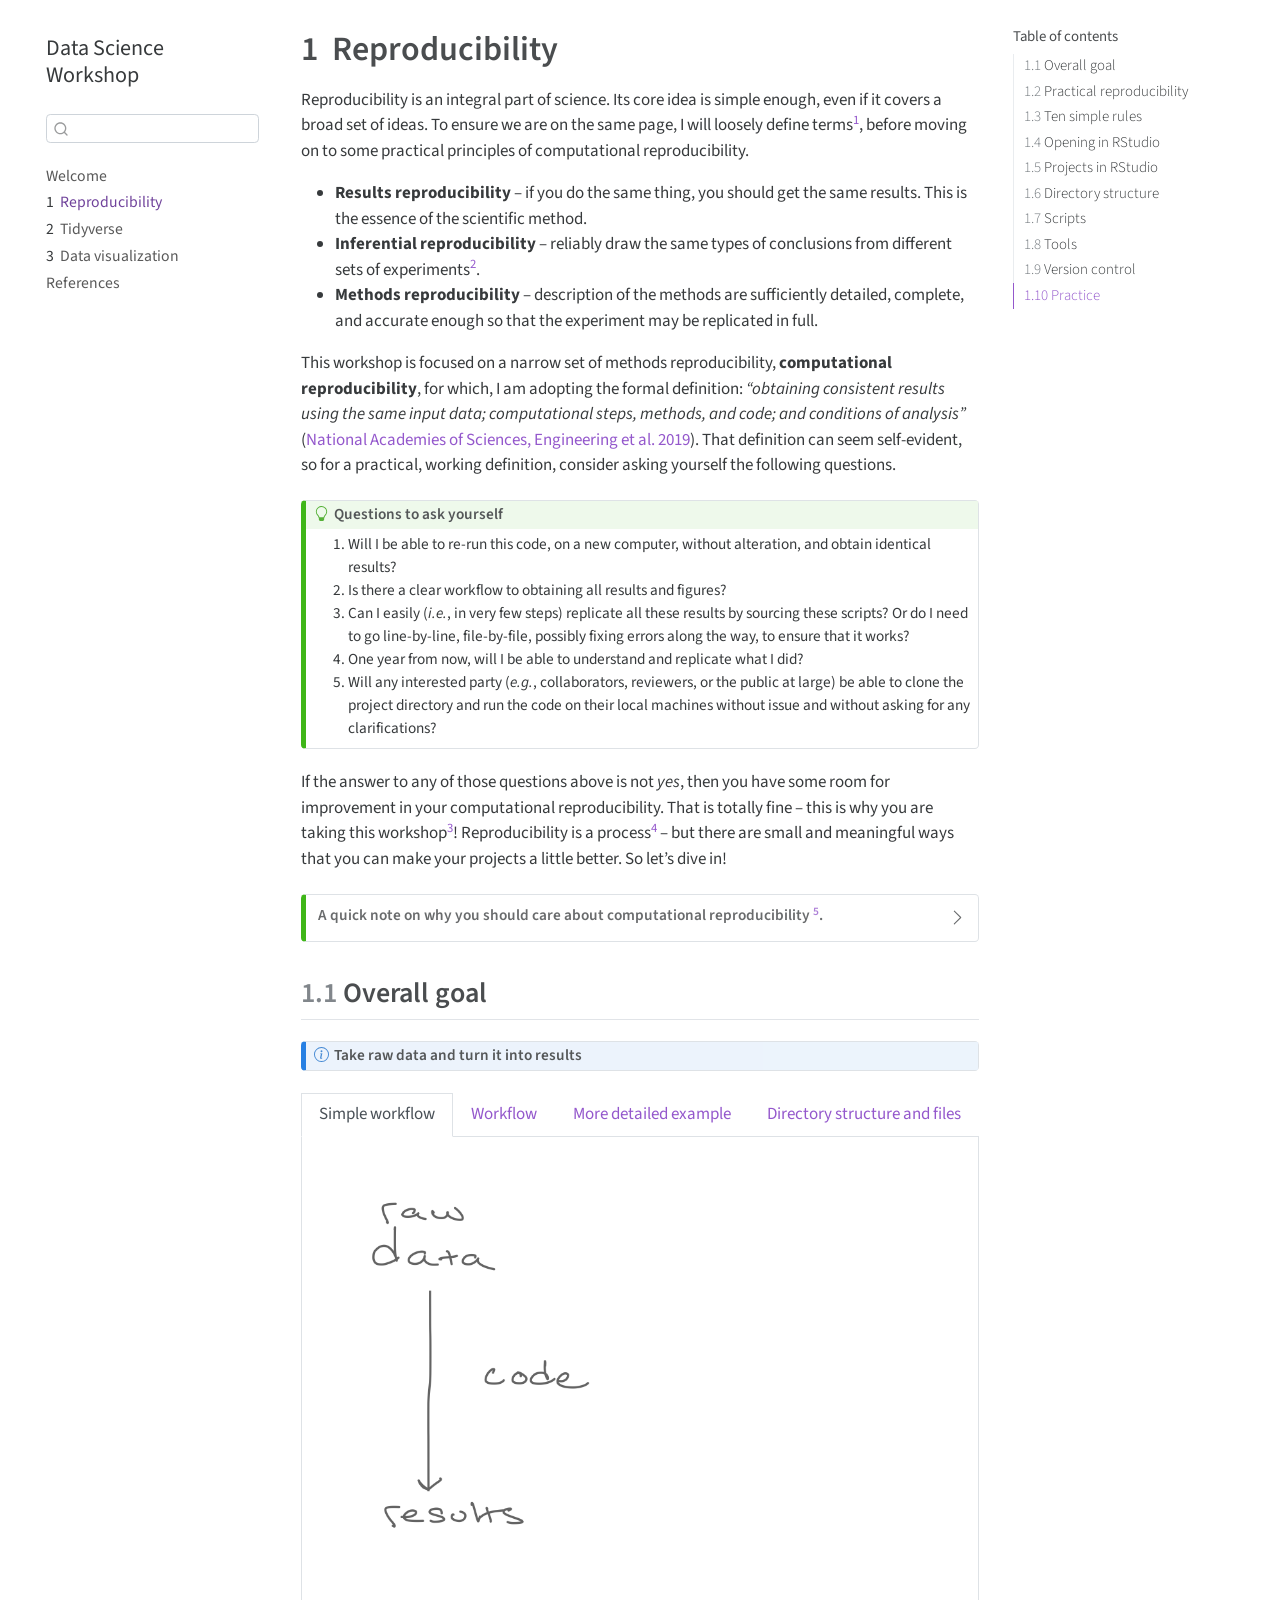
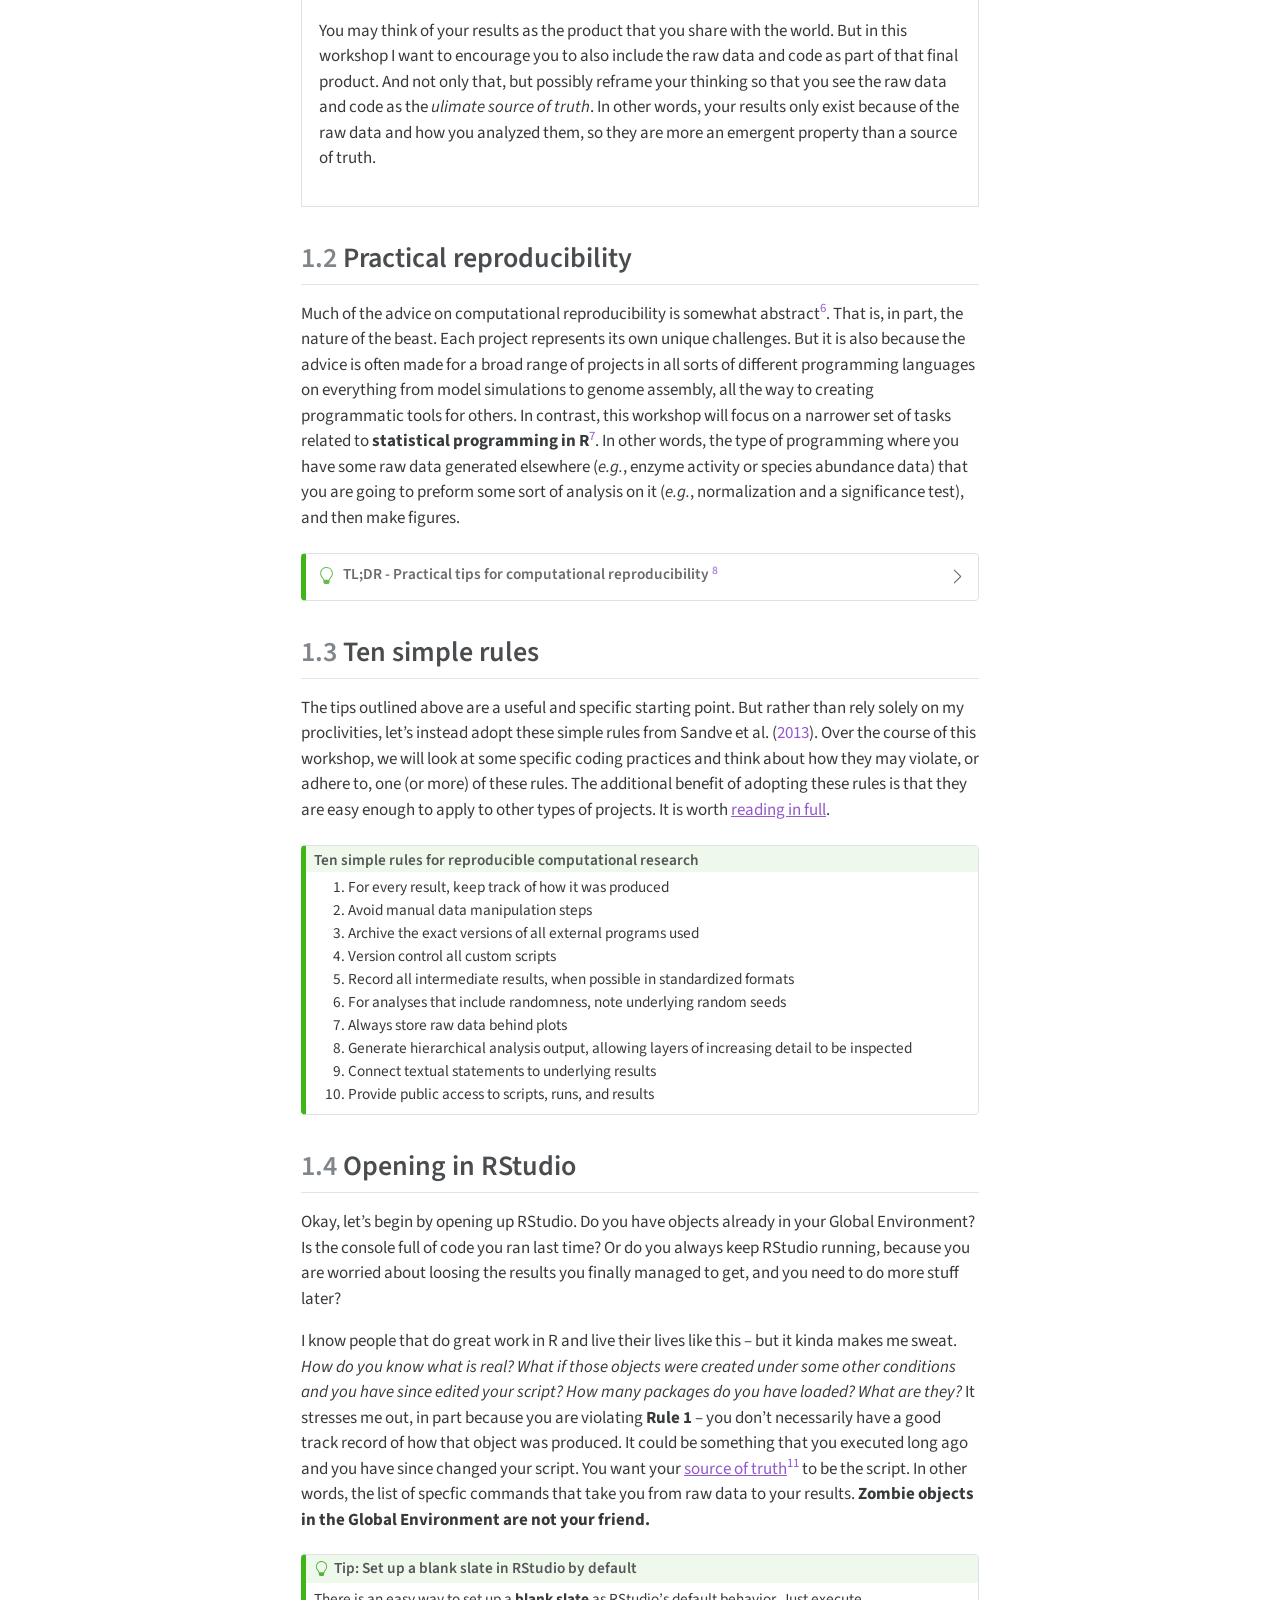
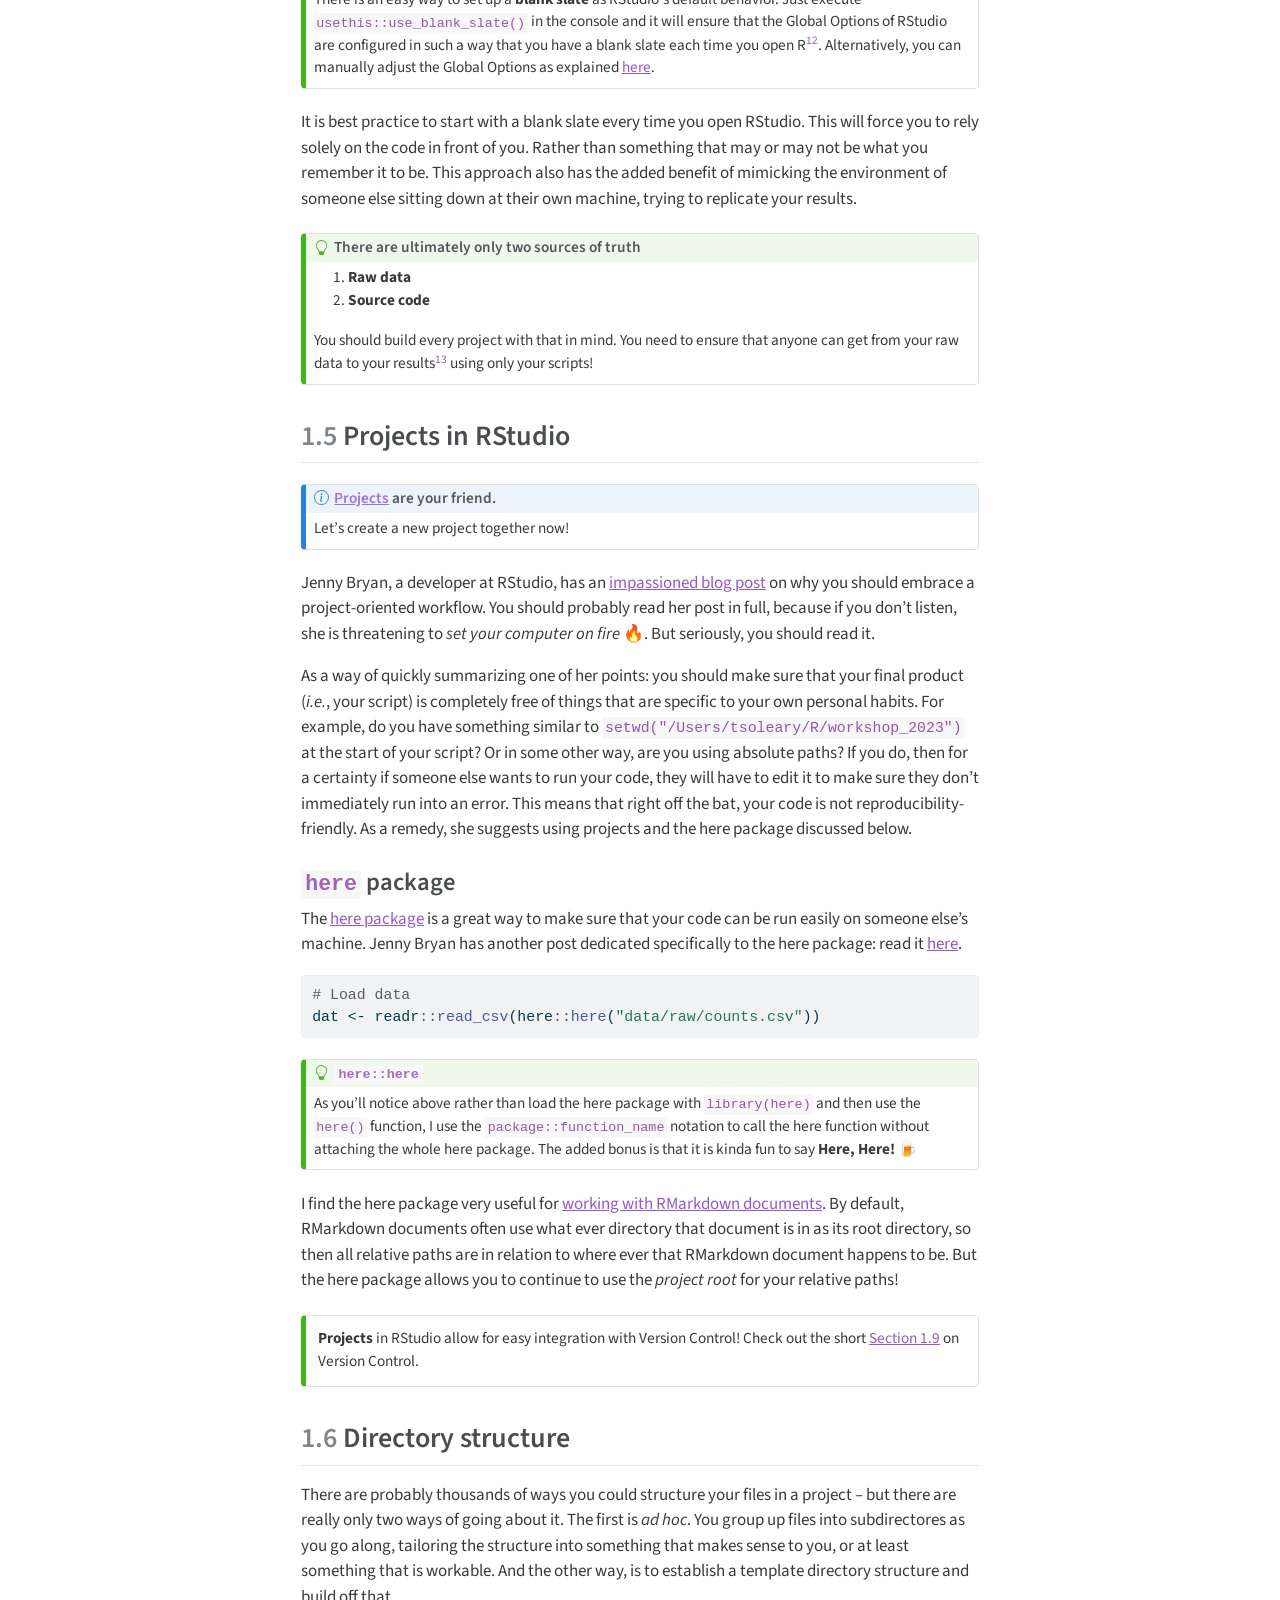
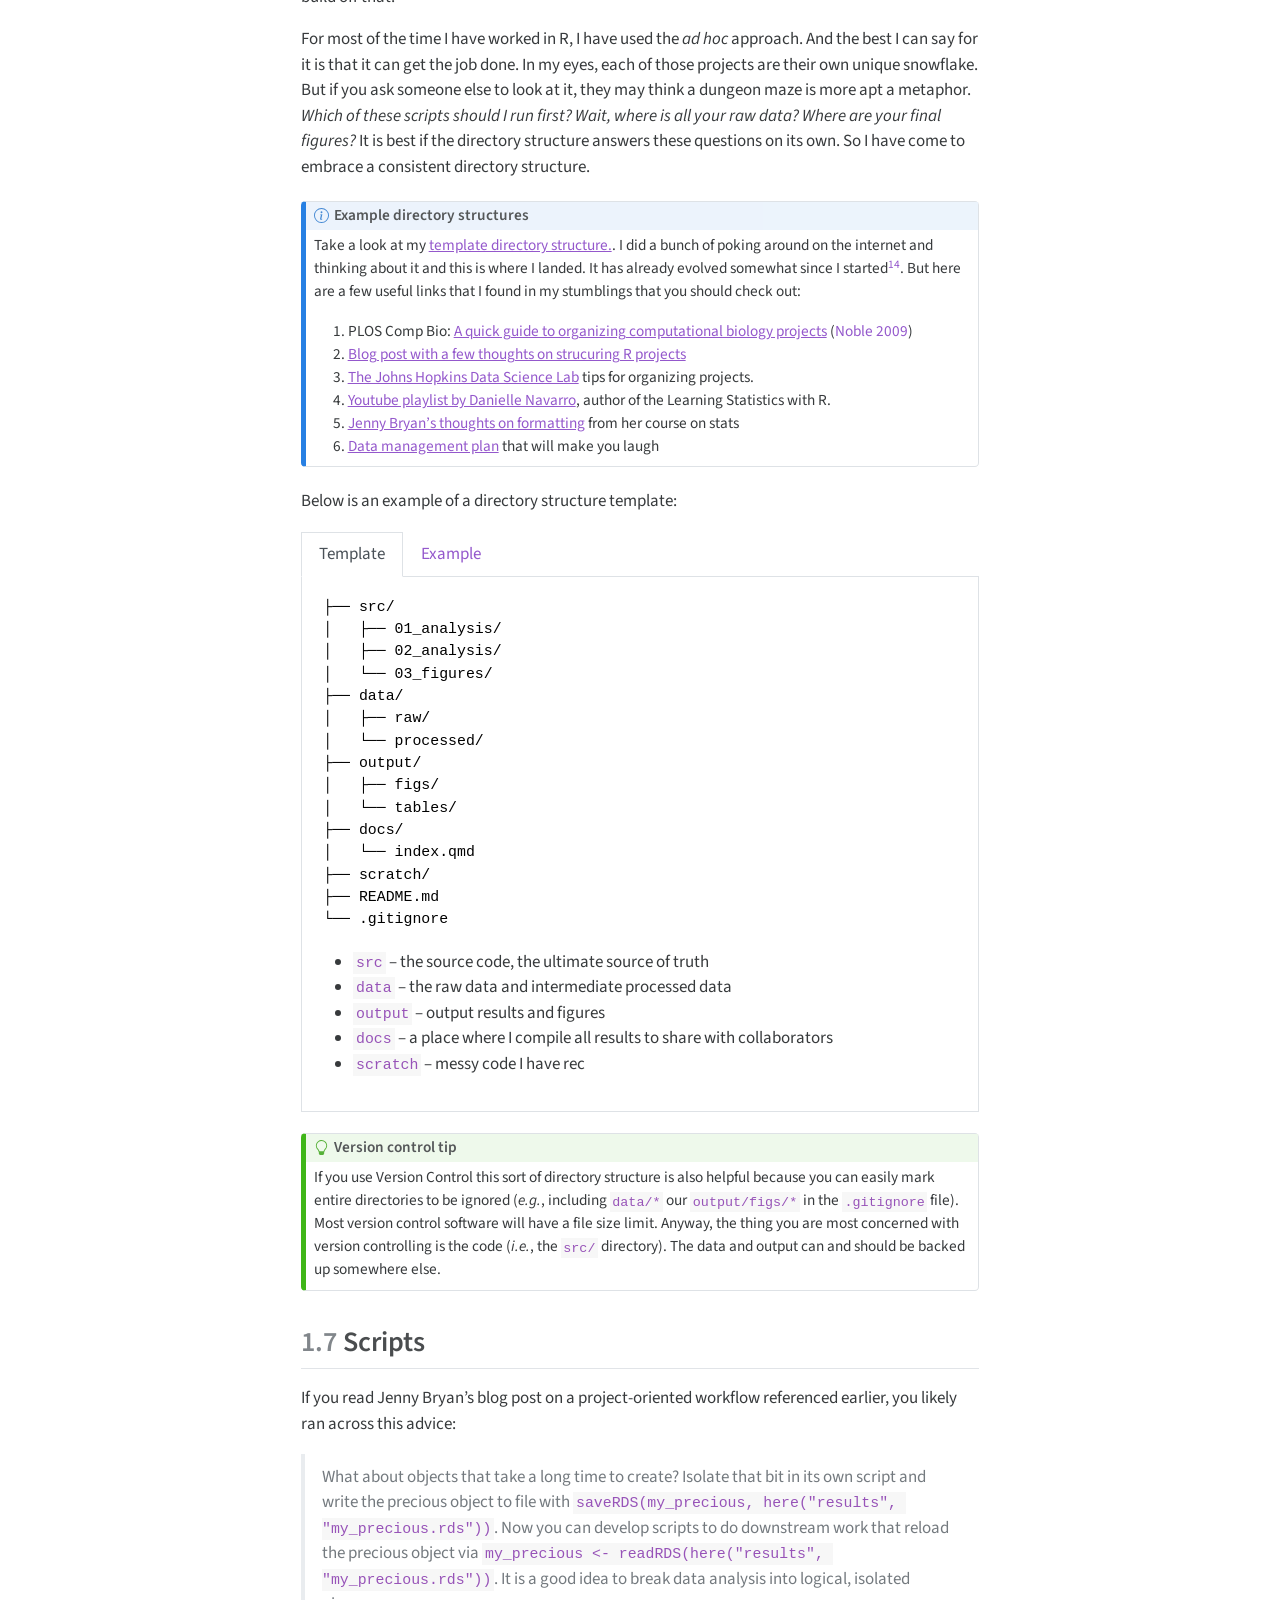
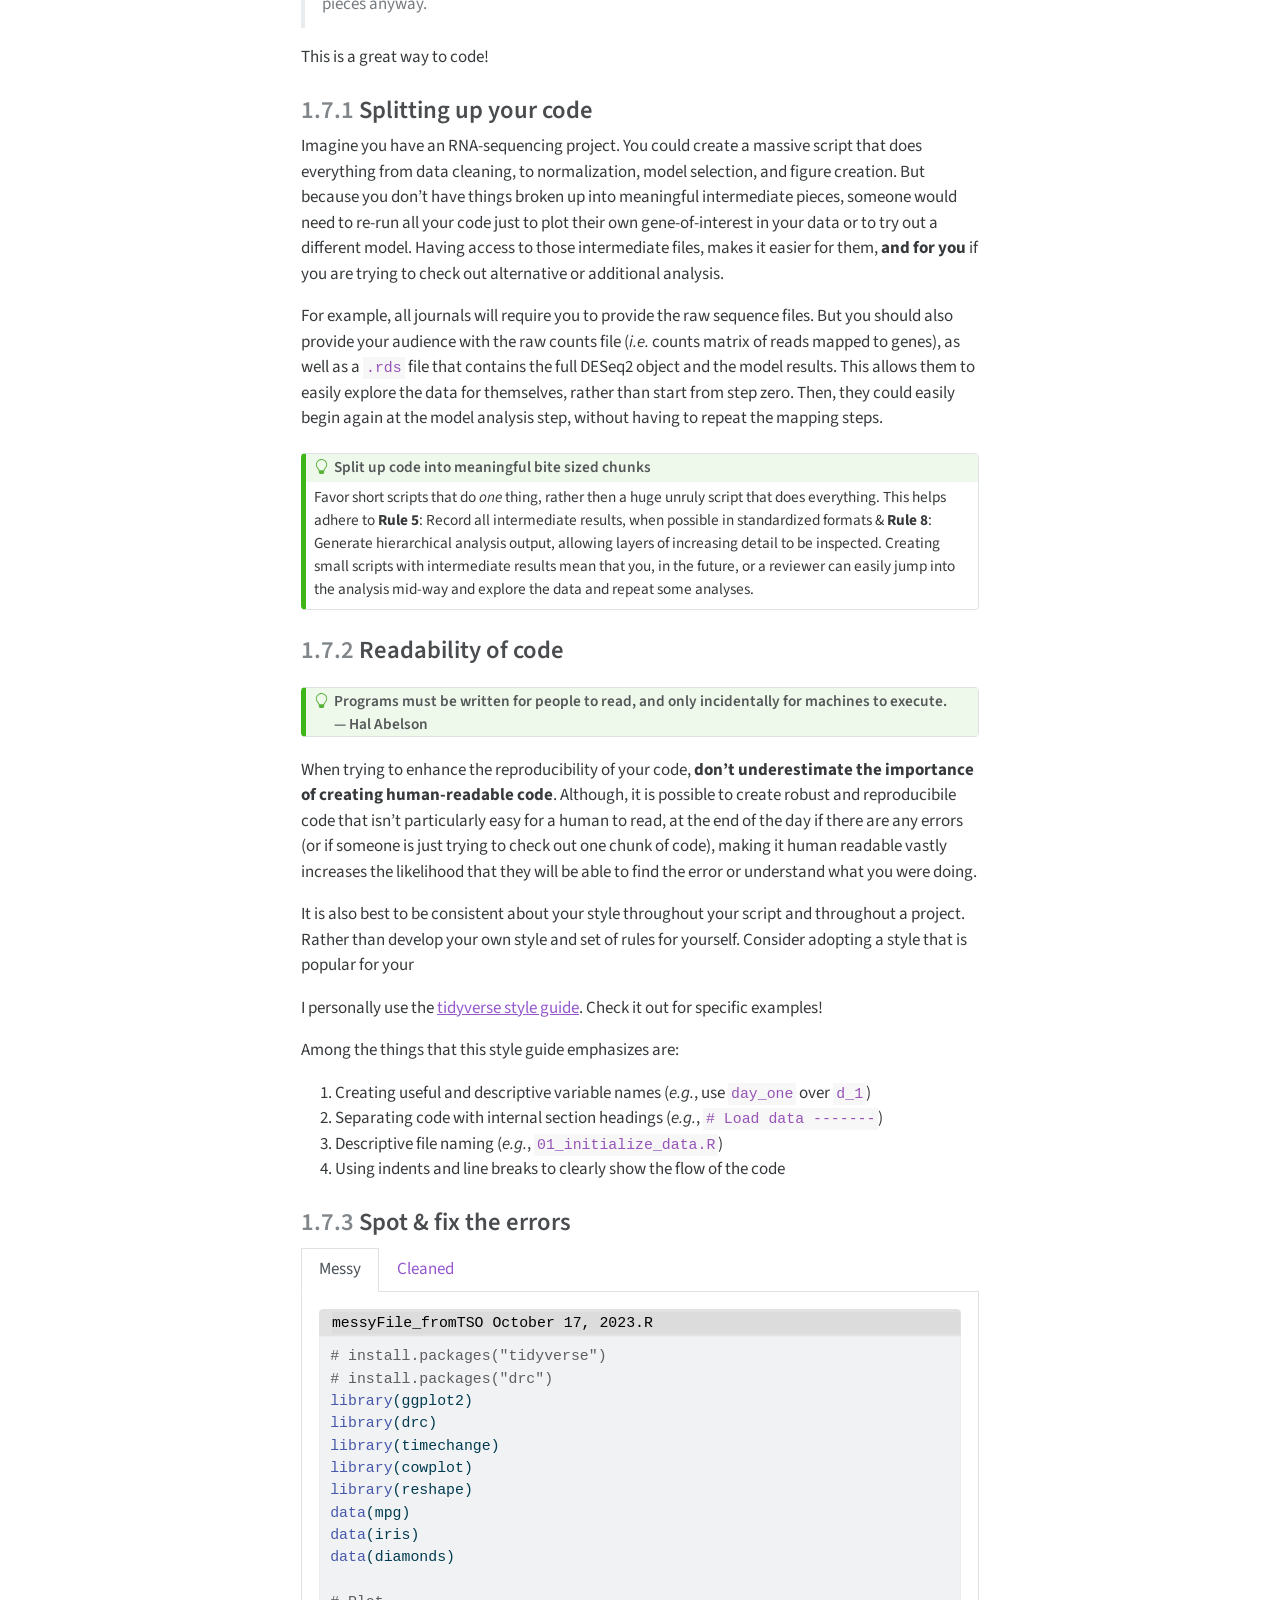
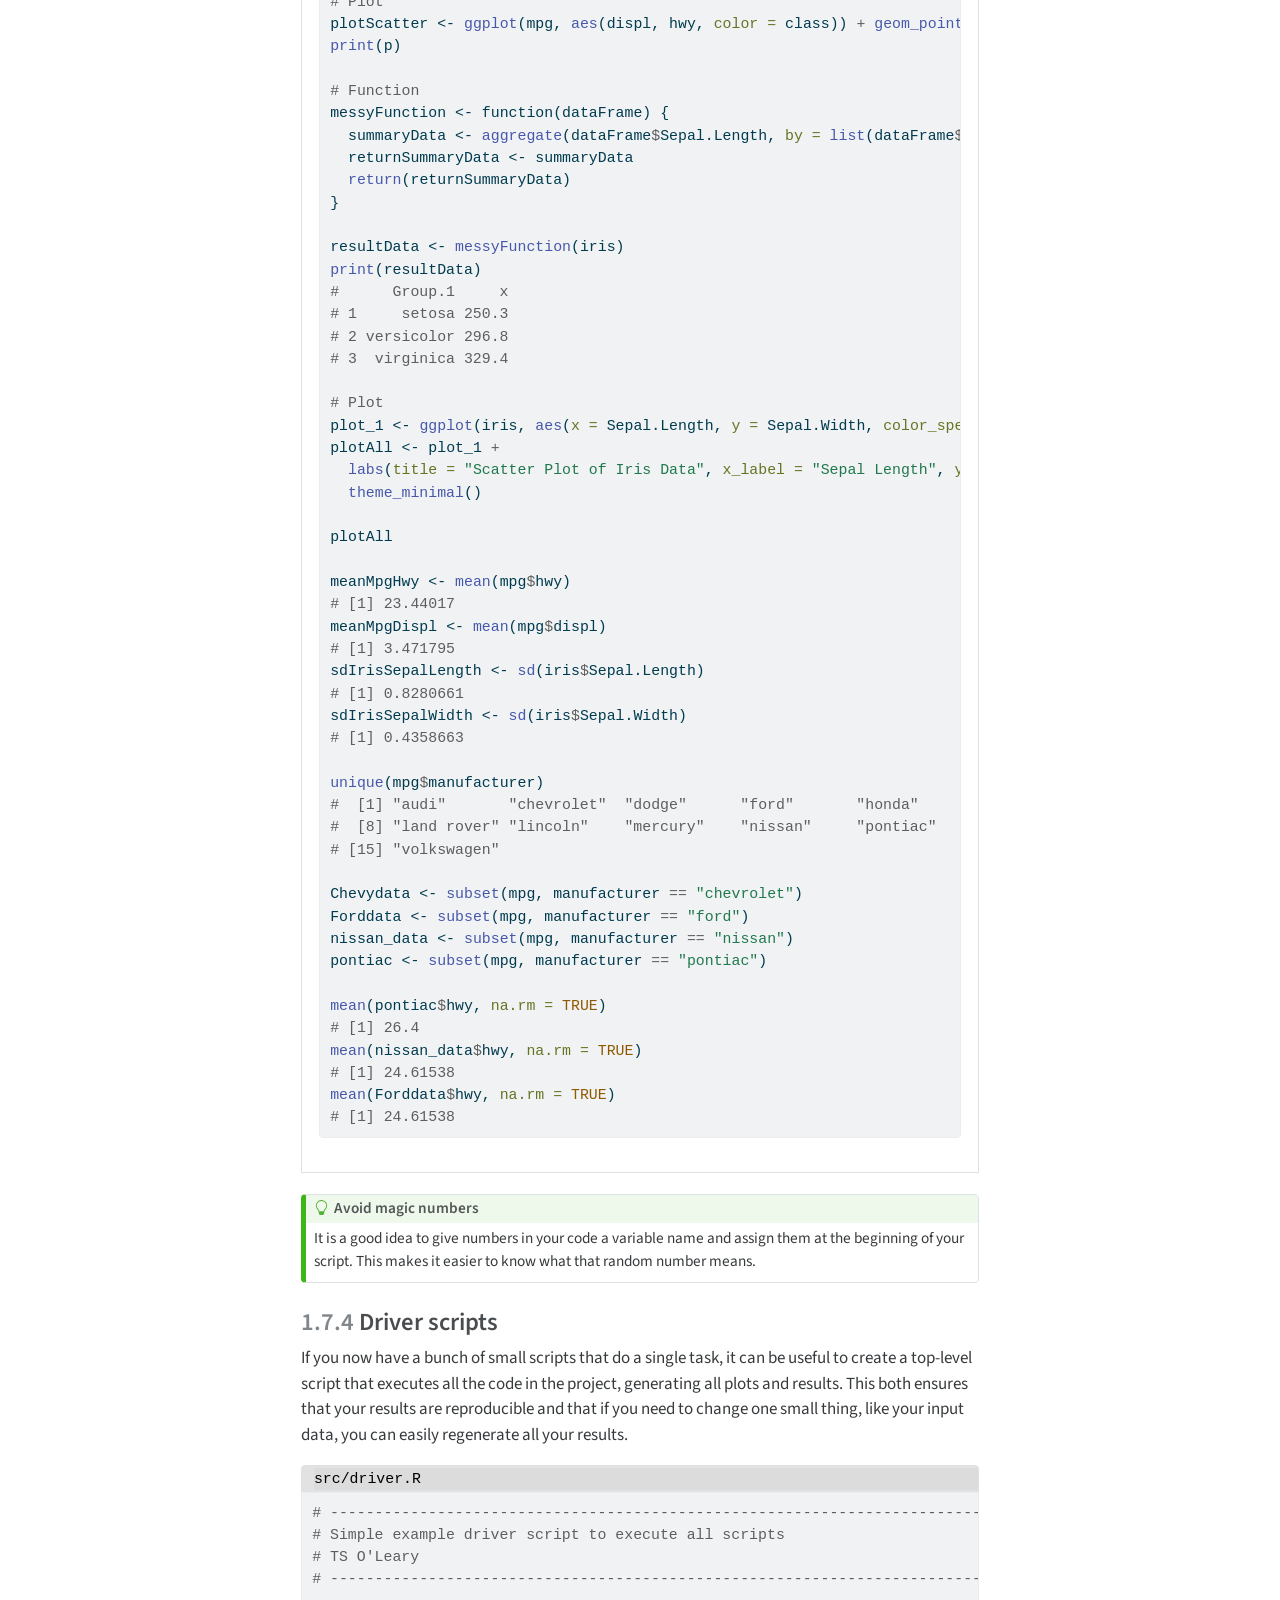
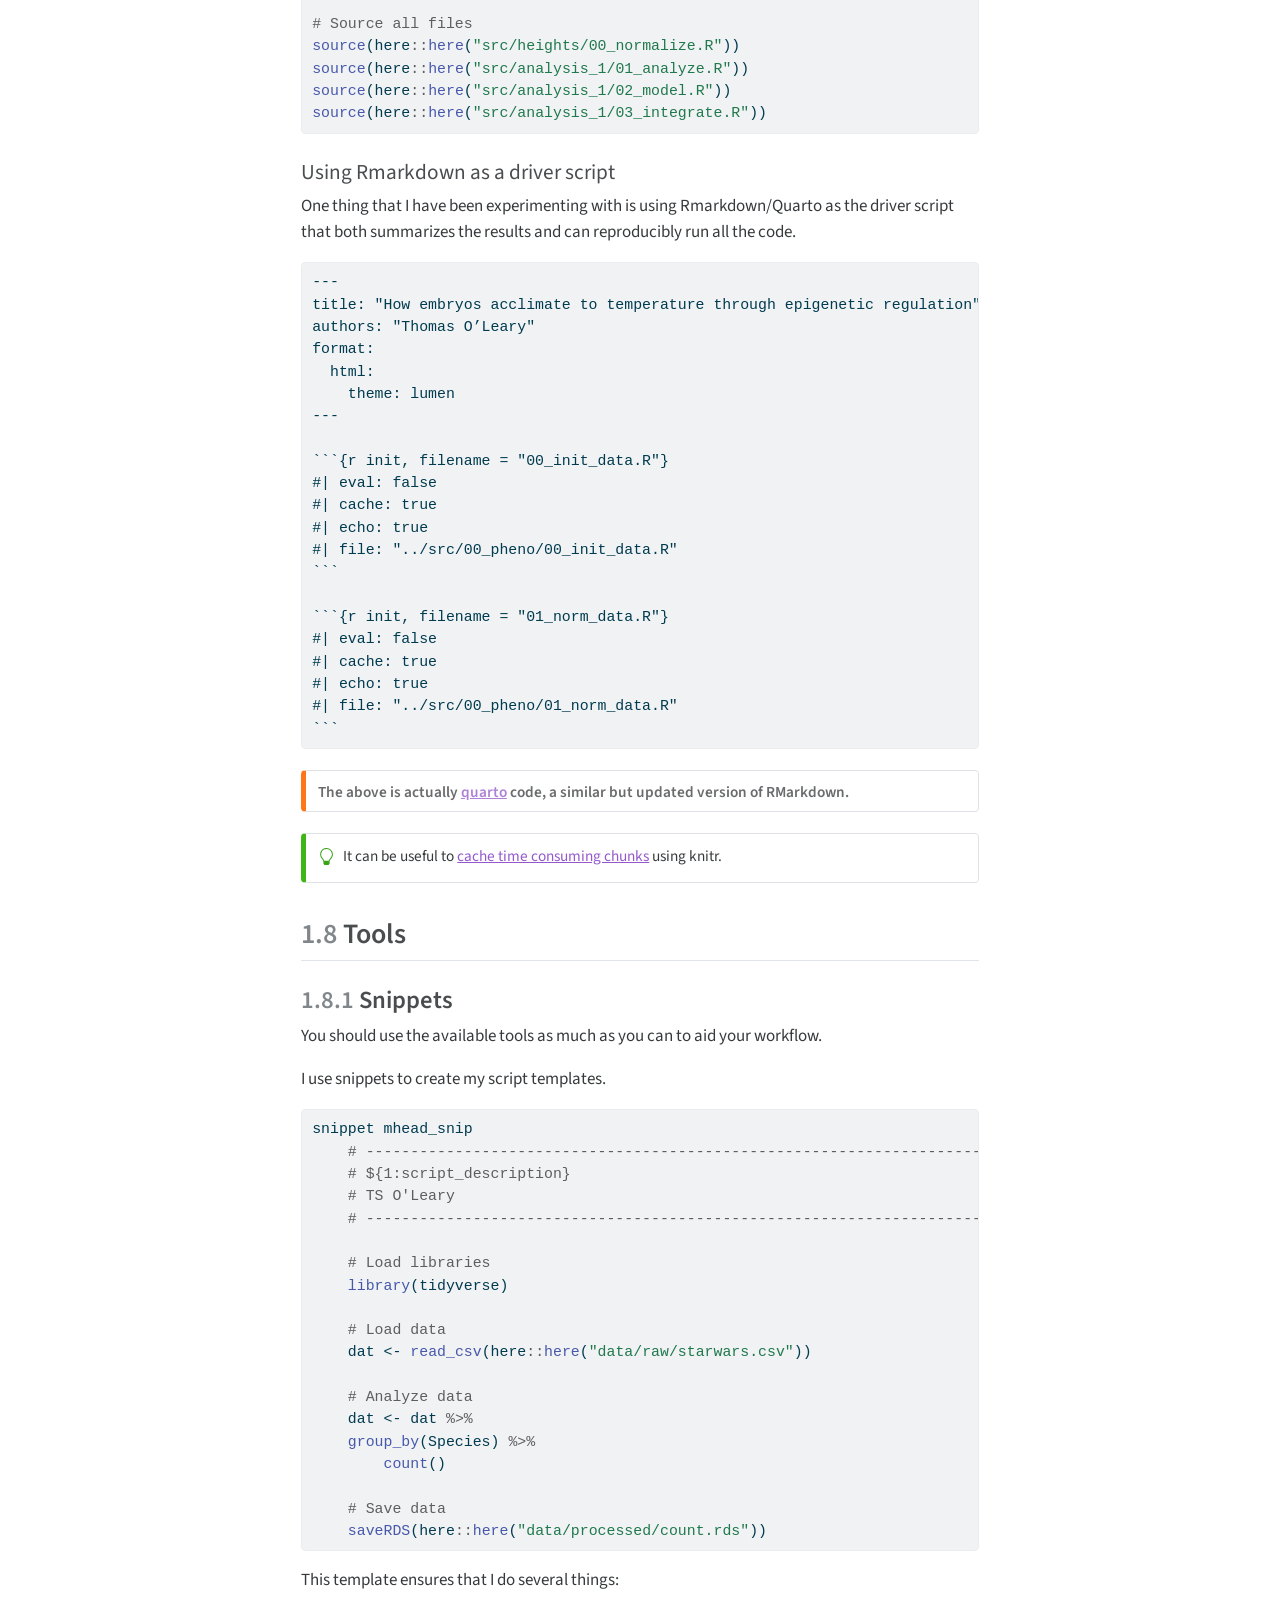
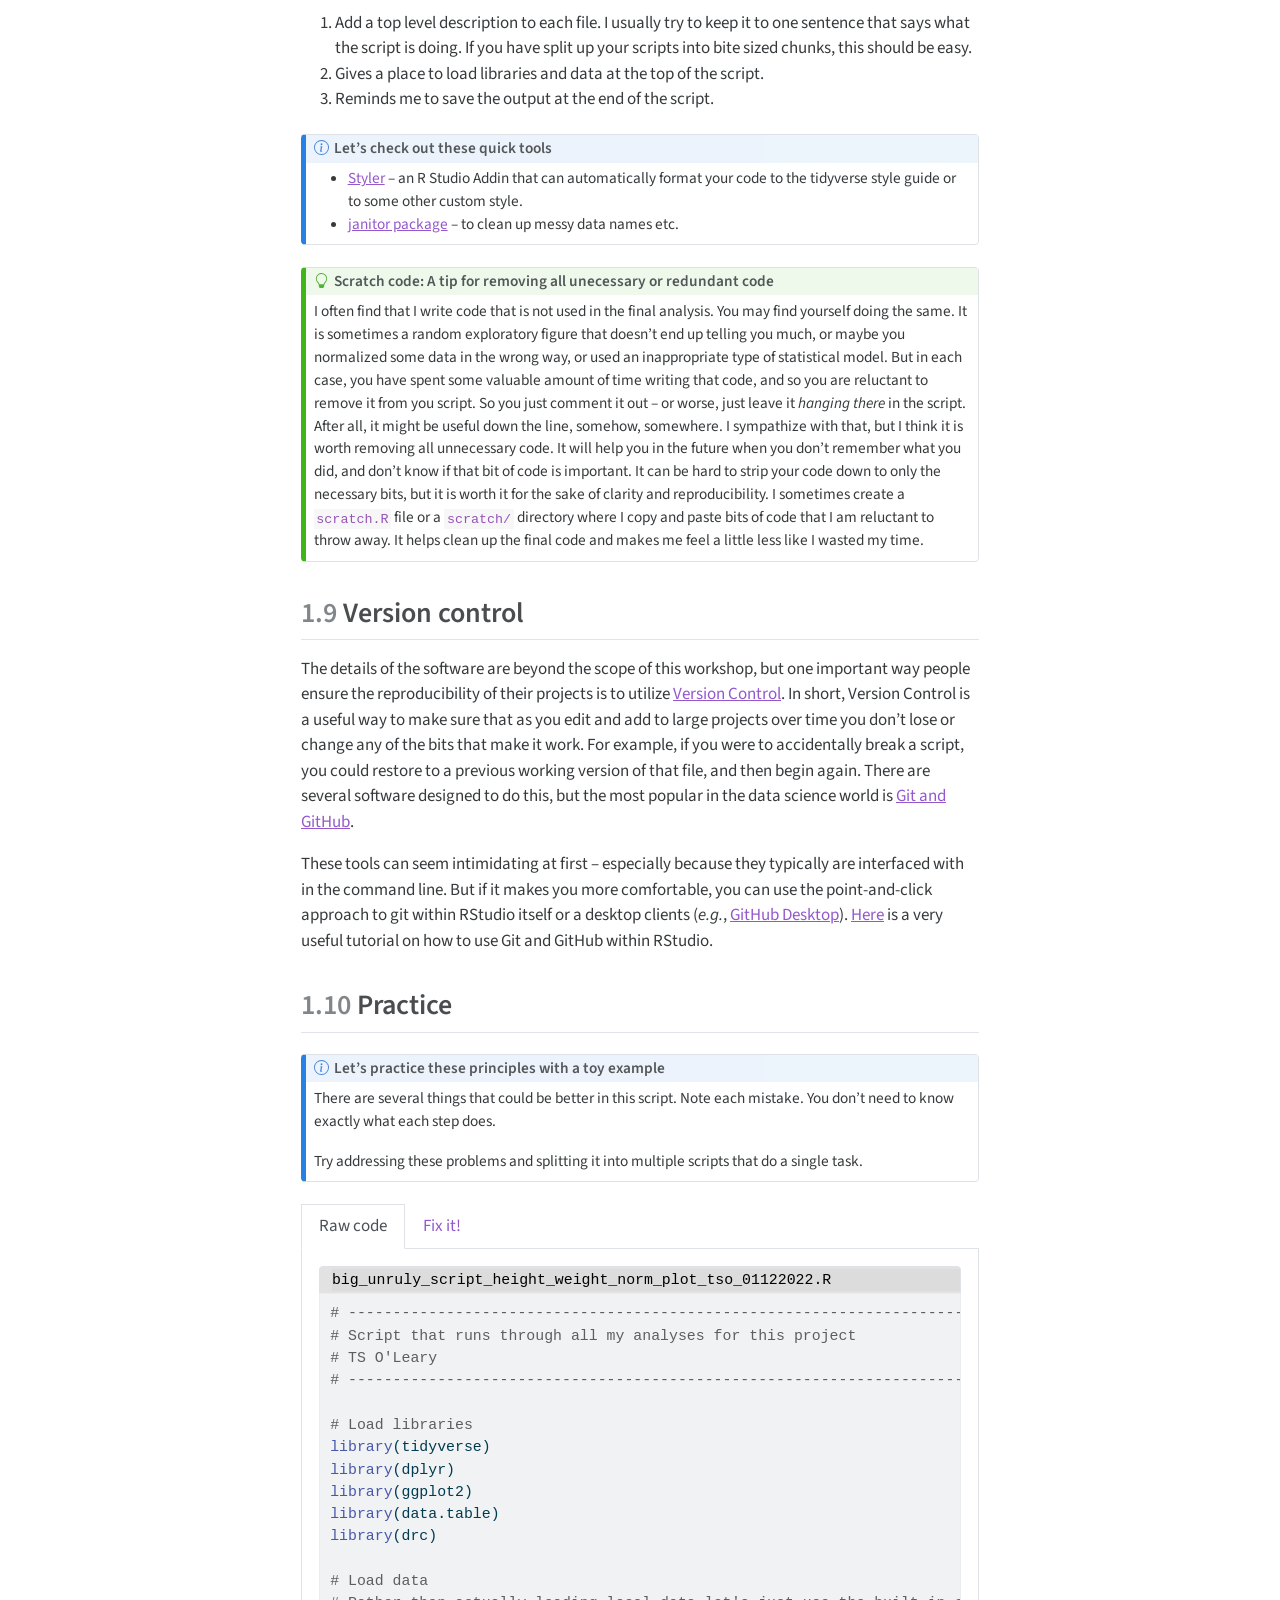
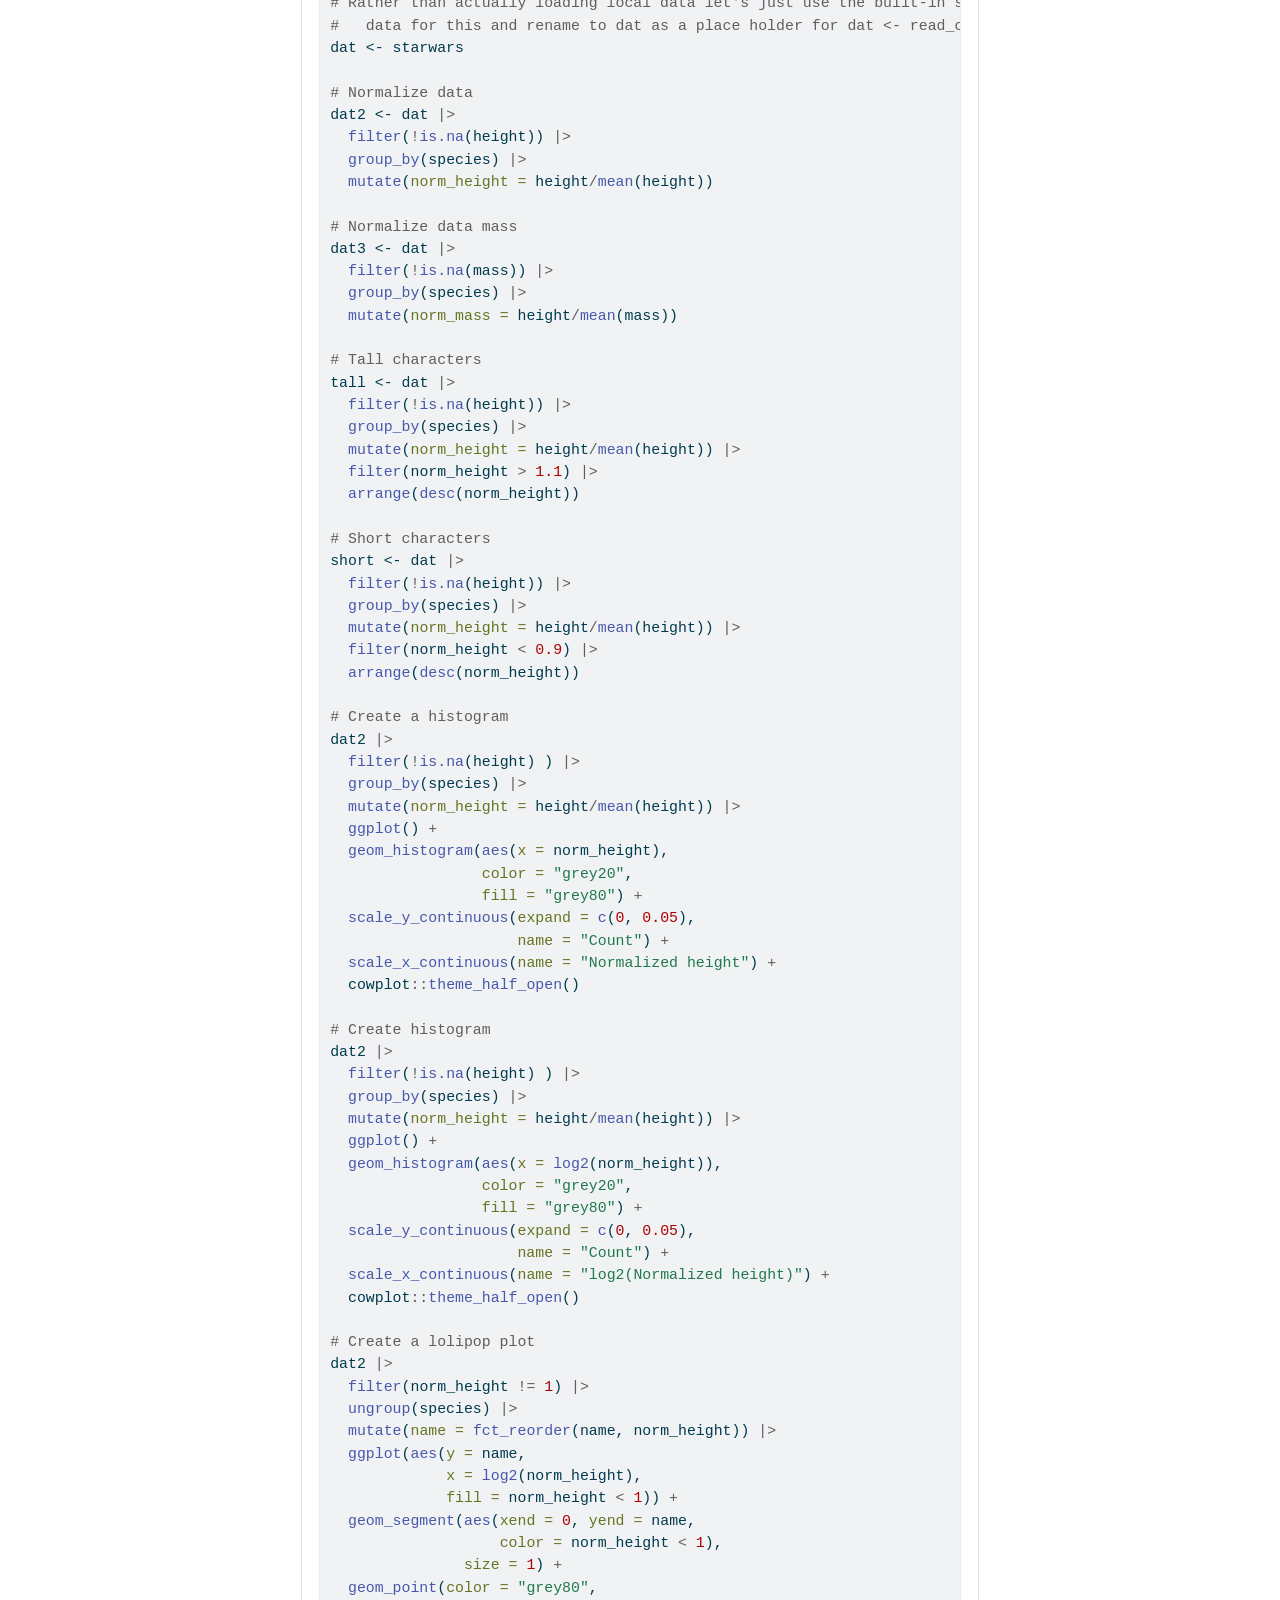
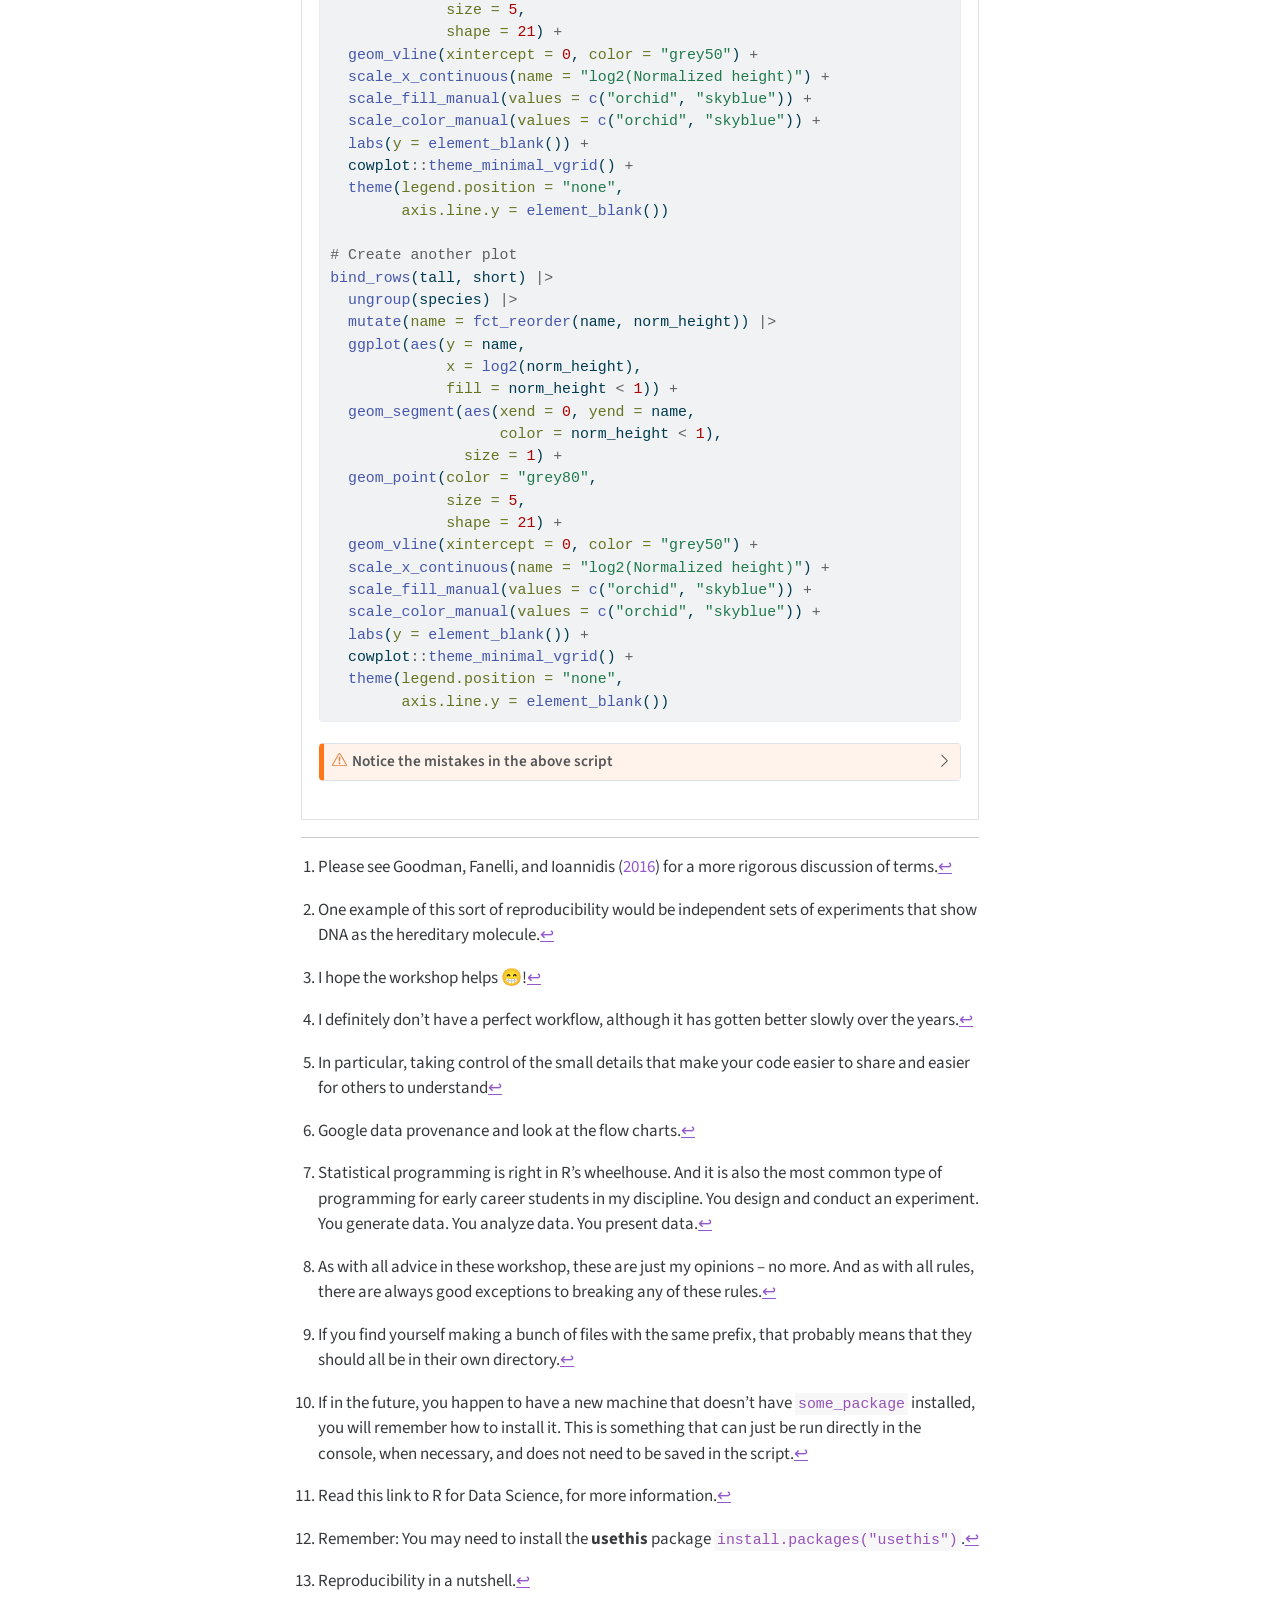
<file: docs/repro.html>
<!DOCTYPE html>
<html xmlns="http://www.w3.org/1999/xhtml" lang="en" xml:lang="en"><head>

<meta charset="utf-8">
<meta name="generator" content="quarto-1.3.353">

<meta name="viewport" content="width=device-width, initial-scale=1.0, user-scalable=yes">


<title>Data Science Workshop - 1&nbsp; Reproducibility</title>
<style>
code{white-space: pre-wrap;}
span.smallcaps{font-variant: small-caps;}
div.columns{display: flex; gap: min(4vw, 1.5em);}
div.column{flex: auto; overflow-x: auto;}
div.hanging-indent{margin-left: 1.5em; text-indent: -1.5em;}
ul.task-list{list-style: none;}
ul.task-list li input[type="checkbox"] {
  width: 0.8em;
  margin: 0 0.8em 0.2em -1em; /* quarto-specific, see https://github.com/quarto-dev/quarto-cli/issues/4556 */ 
  vertical-align: middle;
}
/* CSS for syntax highlighting */
pre > code.sourceCode { white-space: pre; position: relative; }
pre > code.sourceCode > span { display: inline-block; line-height: 1.25; }
pre > code.sourceCode > span:empty { height: 1.2em; }
.sourceCode { overflow: visible; }
code.sourceCode > span { color: inherit; text-decoration: inherit; }
div.sourceCode { margin: 1em 0; }
pre.sourceCode { margin: 0; }
@media screen {
div.sourceCode { overflow: auto; }
}
@media print {
pre > code.sourceCode { white-space: pre-wrap; }
pre > code.sourceCode > span { text-indent: -5em; padding-left: 5em; }
}
pre.numberSource code
  { counter-reset: source-line 0; }
pre.numberSource code > span
  { position: relative; left: -4em; counter-increment: source-line; }
pre.numberSource code > span > a:first-child::before
  { content: counter(source-line);
    position: relative; left: -1em; text-align: right; vertical-align: baseline;
    border: none; display: inline-block;
    -webkit-touch-callout: none; -webkit-user-select: none;
    -khtml-user-select: none; -moz-user-select: none;
    -ms-user-select: none; user-select: none;
    padding: 0 4px; width: 4em;
  }
pre.numberSource { margin-left: 3em;  padding-left: 4px; }
div.sourceCode
  {   }
@media screen {
pre > code.sourceCode > span > a:first-child::before { text-decoration: underline; }
}
/* CSS for citations */
div.csl-bib-body { }
div.csl-entry {
  clear: both;
}
.hanging-indent div.csl-entry {
  margin-left:2em;
  text-indent:-2em;
}
div.csl-left-margin {
  min-width:2em;
  float:left;
}
div.csl-right-inline {
  margin-left:2em;
  padding-left:1em;
}
div.csl-indent {
  margin-left: 2em;
}</style>


<script src="site_libs/quarto-nav/quarto-nav.js"></script>
<script src="site_libs/quarto-nav/headroom.min.js"></script>
<script src="site_libs/clipboard/clipboard.min.js"></script>
<script src="site_libs/quarto-search/autocomplete.umd.js"></script>
<script src="site_libs/quarto-search/fuse.min.js"></script>
<script src="site_libs/quarto-search/quarto-search.js"></script>
<meta name="quarto:offset" content="./">
<link href="./tidyverse.html" rel="next">
<link href="./index.html" rel="prev">
<script src="site_libs/quarto-html/quarto.js"></script>
<script src="site_libs/quarto-html/popper.min.js"></script>
<script src="site_libs/quarto-html/tippy.umd.min.js"></script>
<script src="site_libs/quarto-html/anchor.min.js"></script>
<link href="site_libs/quarto-html/tippy.css" rel="stylesheet">
<link href="site_libs/quarto-html/quarto-syntax-highlighting.css" rel="stylesheet" id="quarto-text-highlighting-styles">
<script src="site_libs/bootstrap/bootstrap.min.js"></script>
<link href="site_libs/bootstrap/bootstrap-icons.css" rel="stylesheet">
<link href="site_libs/bootstrap/bootstrap.min.css" rel="stylesheet" id="quarto-bootstrap" data-mode="light">
<script id="quarto-search-options" type="application/json">{
  "location": "sidebar",
  "copy-button": false,
  "collapse-after": 3,
  "panel-placement": "start",
  "type": "textbox",
  "limit": 20,
  "language": {
    "search-no-results-text": "No results",
    "search-matching-documents-text": "matching documents",
    "search-copy-link-title": "Copy link to search",
    "search-hide-matches-text": "Hide additional matches",
    "search-more-match-text": "more match in this document",
    "search-more-matches-text": "more matches in this document",
    "search-clear-button-title": "Clear",
    "search-detached-cancel-button-title": "Cancel",
    "search-submit-button-title": "Submit"
  }
}</script>


</head>

<body class="nav-sidebar floating">

<div id="quarto-search-results"></div>
  <header id="quarto-header" class="headroom fixed-top">
  <nav class="quarto-secondary-nav">
    <div class="container-fluid d-flex">
      <button type="button" class="quarto-btn-toggle btn" data-bs-toggle="collapse" data-bs-target="#quarto-sidebar,#quarto-sidebar-glass" aria-controls="quarto-sidebar" aria-expanded="false" aria-label="Toggle sidebar navigation" onclick="if (window.quartoToggleHeadroom) { window.quartoToggleHeadroom(); }">
        <i class="bi bi-layout-text-sidebar-reverse"></i>
      </button>
      <nav class="quarto-page-breadcrumbs" aria-label="breadcrumb"><ol class="breadcrumb"><li class="breadcrumb-item"><a href="./repro.html"><span class="chapter-number">1</span>&nbsp; <span class="chapter-title">Reproducibility</span></a></li></ol></nav>
      <a class="flex-grow-1" role="button" data-bs-toggle="collapse" data-bs-target="#quarto-sidebar,#quarto-sidebar-glass" aria-controls="quarto-sidebar" aria-expanded="false" aria-label="Toggle sidebar navigation" onclick="if (window.quartoToggleHeadroom) { window.quartoToggleHeadroom(); }">      
      </a>
      <button type="button" class="btn quarto-search-button" aria-label="Search" onclick="window.quartoOpenSearch();">
        <i class="bi bi-search"></i>
      </button>
    </div>
  </nav>
</header>
<!-- content -->
<div id="quarto-content" class="quarto-container page-columns page-rows-contents page-layout-article">
<!-- sidebar -->
  <nav id="quarto-sidebar" class="sidebar collapse collapse-horizontal sidebar-navigation floating overflow-auto">
    <div class="pt-lg-2 mt-2 text-left sidebar-header">
    <div class="sidebar-title mb-0 py-0">
      <a href="./">Data Science Workshop</a> 
    </div>
      </div>
        <div class="mt-2 flex-shrink-0 align-items-center">
        <div class="sidebar-search">
        <div id="quarto-search" class="" title="Search"></div>
        </div>
        </div>
    <div class="sidebar-menu-container"> 
    <ul class="list-unstyled mt-1">
        <li class="sidebar-item">
  <div class="sidebar-item-container"> 
  <a href="./index.html" class="sidebar-item-text sidebar-link">
 <span class="menu-text">Welcome</span></a>
  </div>
</li>
        <li class="sidebar-item">
  <div class="sidebar-item-container"> 
  <a href="./repro.html" class="sidebar-item-text sidebar-link active">
 <span class="menu-text"><span class="chapter-number">1</span>&nbsp; <span class="chapter-title">Reproducibility</span></span></a>
  </div>
</li>
        <li class="sidebar-item">
  <div class="sidebar-item-container"> 
  <a href="./tidyverse.html" class="sidebar-item-text sidebar-link">
 <span class="menu-text"><span class="chapter-number">2</span>&nbsp; <span class="chapter-title">Tidyverse</span></span></a>
  </div>
</li>
        <li class="sidebar-item">
  <div class="sidebar-item-container"> 
  <a href="./data_viz.html" class="sidebar-item-text sidebar-link">
 <span class="menu-text"><span class="chapter-number">3</span>&nbsp; <span class="chapter-title">Data visualization</span></span></a>
  </div>
</li>
        <li class="sidebar-item">
  <div class="sidebar-item-container"> 
  <a href="./references.html" class="sidebar-item-text sidebar-link">
 <span class="menu-text">References</span></a>
  </div>
</li>
    </ul>
    </div>
</nav>
<div id="quarto-sidebar-glass" data-bs-toggle="collapse" data-bs-target="#quarto-sidebar,#quarto-sidebar-glass"></div>
<!-- margin-sidebar -->
    <div id="quarto-margin-sidebar" class="sidebar margin-sidebar">
        <nav id="TOC" role="doc-toc" class="toc-active">
    <h2 id="toc-title">Table of contents</h2>
   
  <ul>
  <li><a href="#overall-goal" id="toc-overall-goal" class="nav-link active" data-scroll-target="#overall-goal"><span class="header-section-number">1.1</span> Overall goal</a></li>
  <li><a href="#practical-reproducibility" id="toc-practical-reproducibility" class="nav-link" data-scroll-target="#practical-reproducibility"><span class="header-section-number">1.2</span> Practical reproducibility</a></li>
  <li><a href="#ten-simple-rules" id="toc-ten-simple-rules" class="nav-link" data-scroll-target="#ten-simple-rules"><span class="header-section-number">1.3</span> Ten simple rules</a></li>
  <li><a href="#opening-in-rstudio" id="toc-opening-in-rstudio" class="nav-link" data-scroll-target="#opening-in-rstudio"><span class="header-section-number">1.4</span> Opening in RStudio</a></li>
  <li><a href="#projects-in-rstudio" id="toc-projects-in-rstudio" class="nav-link" data-scroll-target="#projects-in-rstudio"><span class="header-section-number">1.5</span> Projects in RStudio</a>
  <ul class="collapse">
  <li><a href="#here-package" id="toc-here-package" class="nav-link" data-scroll-target="#here-package"><code>here</code> package</a></li>
  </ul></li>
  <li><a href="#directory-structure" id="toc-directory-structure" class="nav-link" data-scroll-target="#directory-structure"><span class="header-section-number">1.6</span> Directory structure</a></li>
  <li><a href="#scripts" id="toc-scripts" class="nav-link" data-scroll-target="#scripts"><span class="header-section-number">1.7</span> Scripts</a>
  <ul class="collapse">
  <li><a href="#splitting-up-your-code" id="toc-splitting-up-your-code" class="nav-link" data-scroll-target="#splitting-up-your-code"><span class="header-section-number">1.7.1</span> Splitting up your code</a></li>
  <li><a href="#readability-of-code" id="toc-readability-of-code" class="nav-link" data-scroll-target="#readability-of-code"><span class="header-section-number">1.7.2</span> Readability of code</a></li>
  <li><a href="#spot-fix-the-errors" id="toc-spot-fix-the-errors" class="nav-link" data-scroll-target="#spot-fix-the-errors"><span class="header-section-number">1.7.3</span> Spot &amp; fix the errors</a></li>
  <li><a href="#driver-scripts" id="toc-driver-scripts" class="nav-link" data-scroll-target="#driver-scripts"><span class="header-section-number">1.7.4</span> Driver scripts</a></li>
  </ul></li>
  <li><a href="#tools" id="toc-tools" class="nav-link" data-scroll-target="#tools"><span class="header-section-number">1.8</span> Tools</a>
  <ul class="collapse">
  <li><a href="#snippets" id="toc-snippets" class="nav-link" data-scroll-target="#snippets"><span class="header-section-number">1.8.1</span> Snippets</a></li>
  </ul></li>
  <li><a href="#sec-vc" id="toc-sec-vc" class="nav-link" data-scroll-target="#sec-vc"><span class="header-section-number">1.9</span> Version control</a></li>
  <li><a href="#practice" id="toc-practice" class="nav-link" data-scroll-target="#practice"><span class="header-section-number">1.10</span> Practice</a></li>
  </ul>
</nav>
    </div>
<!-- main -->
<main class="content" id="quarto-document-content">

<header id="title-block-header" class="quarto-title-block default">
<div class="quarto-title">
<h1 class="title"><span class="chapter-number">1</span>&nbsp; <span class="chapter-title">Reproducibility</span></h1>
</div>



<div class="quarto-title-meta">

    
  
    
  </div>
  

</header>

<p>Reproducibility is an integral part of science. Its core idea is simple enough, even if it covers a broad set of ideas. To ensure we are on the same page, I will loosely define terms<a href="#fn1" class="footnote-ref" id="fnref1" role="doc-noteref"><sup>1</sup></a>, before moving on to some practical principles of computational reproducibility.</p>
<ul>
<li><strong>Results reproducibility</strong> – if you do the same thing, you should get the same results. This is the essence of the scientific method.</li>
<li><strong>Inferential reproducibility</strong> – reliably draw the same types of conclusions from different sets of experiments<a href="#fn2" class="footnote-ref" id="fnref2" role="doc-noteref"><sup>2</sup></a>.</li>
<li><strong>Methods reproducibility</strong> – description of the methods are sufficiently detailed, complete, and accurate enough so that the experiment may be replicated in full.</li>
</ul>
<p>This workshop is focused on a narrow set of methods reproducibility, <strong>computational reproducibility</strong>, for which, I am adopting the formal definition: <em>“obtaining consistent results using the same input data; computational steps, methods, and code; and conditions of analysis”</em> <span class="citation" data-cites="National_Academies_of_Sciences_Engineering2019-vr">(<a href="references.html#ref-National_Academies_of_Sciences_Engineering2019-vr" role="doc-biblioref">National Academies of Sciences, Engineering et al. 2019</a>)</span>. That definition can seem self-evident, so for a practical, working definition, consider asking yourself the following questions.</p>
<div class="callout callout-style-default callout-tip callout-titled">
<div class="callout-header d-flex align-content-center">
<div class="callout-icon-container">
<i class="callout-icon"></i>
</div>
<div class="callout-title-container flex-fill">
Questions to ask yourself
</div>
</div>
<div class="callout-body-container callout-body">
<ol type="1">
<li>Will I be able to re-run this code, on a new computer, without alteration, and obtain identical results?</li>
<li>Is there a clear workflow to obtaining all results and figures?</li>
<li>Can I easily (<em>i.e.</em>, in very few steps) replicate all these results by sourcing these scripts? Or do I need to go line-by-line, file-by-file, possibly fixing errors along the way, to ensure that it works?</li>
<li>One year from now, will I be able to understand and replicate what I did?</li>
<li>Will any interested party (<em>e.g.</em>, collaborators, reviewers, or the public at large) be able to clone the project directory and run the code on their local machines without issue and without asking for any clarifications?</li>
</ol>
</div>
</div>
<p>If the answer to any of those questions above is not <em>yes</em>, then you have some room for improvement in your computational reproducibility. That is totally fine – this is why you are taking this workshop<a href="#fn3" class="footnote-ref" id="fnref3" role="doc-noteref"><sup>3</sup></a>! Reproducibility is a process<a href="#fn4" class="footnote-ref" id="fnref4" role="doc-noteref"><sup>4</sup></a> – but there are small and meaningful ways that you can make your projects a little better. So let’s dive in!</p>
<div class="callout callout-style-simple callout-tip no-icon callout-titled">
<div class="callout-header d-flex align-content-center" data-bs-toggle="collapse" data-bs-target=".callout-2-contents" aria-controls="callout-2" aria-expanded="false" aria-label="Toggle callout">
<div class="callout-icon-container">
<i class="callout-icon no-icon"></i>
</div>
<div class="callout-title-container flex-fill">
A quick note on why you should care about computational reproducibility <a href="#fn5" class="footnote-ref" id="fnref5" role="doc-noteref"><sup>5</sup></a>.
</div>
<div class="callout-btn-toggle d-inline-block border-0 py-1 ps-1 pe-0 float-end"><i class="callout-toggle"></i></div>
</div>
<div id="callout-2" class="callout-2-contents callout-collapse collapse">
<div class="callout-body-container callout-body">
<p>Coding can feel like a personal exercise. It is an intimate bond between you and your computer. Every once in a while, you share the fruits of your labor — a result or a figure, but no one really looks under the hood. This fosters a whatever-gets-the-job-done approach. It doesn’t have to be pretty. It just needs to work. And I think that is appropriate, sometimes. But the reality is: if you plan on publishing, then, like it or not, you plan on sharing your code and others will be relying on the accuracy of your results. If you keep that fact in mind from the beginning, you will likely save you, your collaborators, and if you are lucky, the scientific world, a lot of time.</p>
</div>
</div>
</div>
<section id="overall-goal" class="level2" data-number="1.1">
<h2 data-number="1.1" class="anchored" data-anchor-id="overall-goal"><span class="header-section-number">1.1</span> Overall goal</h2>
<div class="callout callout-style-default callout-note callout-titled">
<div class="callout-header d-flex align-content-center">
<div class="callout-icon-container">
<i class="callout-icon"></i>
</div>
<div class="callout-title-container flex-fill">
Take raw data and turn it into results
</div>
</div>
<div class="callout-body-container callout-body">

</div>
</div>
<div class="tabset-margin-container"></div><div class="panel-tabset">
<ul class="nav nav-tabs" role="tablist"><li class="nav-item" role="presentation"><a class="nav-link active" id="tabset-1-1-tab" data-bs-toggle="tab" data-bs-target="#tabset-1-1" role="tab" aria-controls="tabset-1-1" aria-selected="true">Simple workflow</a></li><li class="nav-item" role="presentation"><a class="nav-link" id="tabset-1-2-tab" data-bs-toggle="tab" data-bs-target="#tabset-1-2" role="tab" aria-controls="tabset-1-2" aria-selected="false">Workflow</a></li><li class="nav-item" role="presentation"><a class="nav-link" id="tabset-1-3-tab" data-bs-toggle="tab" data-bs-target="#tabset-1-3" role="tab" aria-controls="tabset-1-3" aria-selected="false">More detailed example</a></li><li class="nav-item" role="presentation"><a class="nav-link" id="tabset-1-4-tab" data-bs-toggle="tab" data-bs-target="#tabset-1-4" role="tab" aria-controls="tabset-1-4" aria-selected="false">Directory structure and files</a></li></ul>
<div class="tab-content">
<div id="tabset-1-1" class="tab-pane active" role="tabpanel" aria-labelledby="tabset-1-1-tab">
<p><img src="repro_workflow_images/raw_data_workflow.jpeg" class="img-fluid" style="width:50.0%"></p>
<p>You may think of your results as the product that you share with the world. But in this workshop I want to encourage you to also include the raw data and code as part of that final product. And not only that, but possibly reframe your thinking so that you see the raw data and code as the <em>ulimate source of truth</em>. In other words, your results only exist because of the raw data and how you analyzed them, so they are more an emergent property than a source of truth.</p>
</div>
<div id="tabset-1-2" class="tab-pane" role="tabpanel" aria-labelledby="tabset-1-2-tab">
<p><img src="repro_workflow_images/workflow.jpeg" class="img-fluid" style="width:75.0%"></p>
<p>The final product of your work is often a manuscript. Computational reproducibility is focused ensuring that the results you are interpreting in the manuscript can be easily recreated from your raw data.</p>
</div>
<div id="tabset-1-3" class="tab-pane" role="tabpanel" aria-labelledby="tabset-1-3-tab">
<p><img src="repro_workflow_images/example_workflow.jpeg" class="img-fluid"></p>
<p>It can get complicated relatively quickly, but there is often the same general workflow present. Keeping this in mind can help us set up a directory structure, that can work well across different types of projects.</p>
</div>
<div id="tabset-1-4" class="tab-pane" role="tabpanel" aria-labelledby="tabset-1-4-tab">
<p><img src="repro_workflow_images/example_workflow_with_directories.jpeg" class="img-fluid"></p>
<p>Here we have examples of a nested directory structure where we have three major directories within the project.</p>
<ol type="1">
<li><code>data/</code> – contains both <code>raw/</code> and <code>processed/</code> data</li>
<li><code>src/</code> – contains all the source code used to analyze the phenotype &amp; sequencing data, and create all the figures. Notice how these are nested in subdirectories and numbered as well.</li>
<li><code>output/</code> – contains all the output results including <code>figs/</code> and each models or tables related to each specific analyses in their own subdirectory.</li>
</ol>
<p>The goal of computational reproducibility is to take the files in your <code>data/raw/</code> and <code>src/</code> folders and be able to generate all of the <code>data/processed/</code> and <code>output/</code> files.</p>
</div>
</div>
</div>
</section>
<section id="practical-reproducibility" class="level2" data-number="1.2">
<h2 data-number="1.2" class="anchored" data-anchor-id="practical-reproducibility"><span class="header-section-number">1.2</span> Practical reproducibility</h2>
<p>Much of the advice on computational reproducibility is somewhat abstract<a href="#fn6" class="footnote-ref" id="fnref6" role="doc-noteref"><sup>6</sup></a>. That is, in part, the nature of the beast. Each project represents its own unique challenges. But it is also because the advice is often made for a broad range of projects in all sorts of different programming languages on everything from model simulations to genome assembly, all the way to creating programmatic tools for others. In contrast, this workshop will focus on a narrower set of tasks related to <strong>statistical programming in R</strong><a href="#fn7" class="footnote-ref" id="fnref7" role="doc-noteref"><sup>7</sup></a>. In other words, the type of programming where you have some raw data generated elsewhere (<em>e.g.</em>, enzyme activity or species abundance data) that you are going to preform some sort of analysis on it (<em>e.g.</em>, normalization and a significance test), and then make figures.</p>
<div class="callout callout-style-simple callout-tip callout-titled">
<div class="callout-header d-flex align-content-center" data-bs-toggle="collapse" data-bs-target=".callout-4-contents" aria-controls="callout-4" aria-expanded="false" aria-label="Toggle callout">
<div class="callout-icon-container">
<i class="callout-icon"></i>
</div>
<div class="callout-title-container flex-fill">
TL;DR - Practical tips for computational reproducibility <a href="#fn8" class="footnote-ref" id="fnref8" role="doc-noteref"><sup>8</sup></a>
</div>
<div class="callout-btn-toggle d-inline-block border-0 py-1 ps-1 pe-0 float-end"><i class="callout-toggle"></i></div>
</div>
<div id="callout-4" class="callout-4-contents callout-collapse collapse">
<div class="callout-body-container callout-body">
<section id="r-rstudio-specific-tips" class="level3 unnumbered">
<h3 class="unnumbered anchored" data-anchor-id="r-rstudio-specific-tips">R &amp; RStudio specific tips</h3>
<ol type="1">
<li>Use the <strong>Projects</strong> feature in R.</li>
<li>Start with a blank slate! Do not save <code>.RData</code> on exit, and do not restore <code>.RData</code> on open. You can change this default behavior in RStudio in the Global Options.</li>
<li>Use tidyverse packages! See the tidyverse chapter of this workshop.</li>
<li>Take advantage of the templates for RMarkdown and Quarto if you are learning how to make them.</li>
</ol>
</section>
<section id="repository-tips" class="level3 unnumbered">
<h3 class="unnumbered anchored" data-anchor-id="repository-tips">Repository tips</h3>
<ol type="1">
<li>Use a consistent directory structure. You can save this structure as a template!</li>
<li>Use sub-directories. Favor an ordered highly nested directory structure, over a directory with dozens of files with long and repetitive names.<a href="#fn9" class="footnote-ref" id="fnref9" role="doc-noteref"><sup>9</sup></a></li>
<li>Add number prefixes to your scripts (and possibly directories), so it is clear which order they must be run <code>01_normalize_data.R</code>.</li>
<li>Try a subdirectory structure that is symmetrical – this makes it easier to know where the relevant info is saved. For example, the data from <code>data/raw/pheno/2023-07-04_data.csv</code> could be analyzed in a script in <code>src/pheno/01_anova.R</code>, and the output could be saved in <code>output/pheno/anova_results.rds</code> and the corresponding figure saved in <code>output/figs/pheno/boxplot.pdf</code>. In each case, there is a <code>pheno/</code> subdirectory.</li>
</ol>
</section>
<section id="script-writing" class="level3 unnumbered">
<h3 class="unnumbered anchored" data-anchor-id="script-writing">Script writing</h3>
<ol type="1">
<li>Every script should be able to run without errors from top to bottom (<em>i.e.</em>, in R, <code>source(file_name.R)</code> or clicking the source button in RStudio should always work when you save a file).</li>
<li>When you are using multiple packages with overlapping function names, the order that you load the libraries can matter. If you have this make sure you can</li>
<li>Avoid magic numbers. Unexplained numbers within the middle of the script that could easily be replaced with assigning the number to a named variable at the top of the script.</li>
<li>The order of each script should make sense and be consistent (<em>e.g.</em>, description, load packages, load data, manipulate data, save data). If you find yourself violating this rule, either by loading packages later in a script or multiple saves of data intermediates within a file, it may make sense to split up the script.</li>
<li>Favor small scripts that are focused on a single task, over big scripts that do many things.</li>
<li>You should be able to run every script with a completely clean global environment.</li>
<li>Develop a consistent coding style (<em>e.g.</em>, snake_case, indents, comments). See the tidyverse style guide for a good set of rules.</li>
<li>You should be able to clone the parent directory of the project and run the scripts without alteration on any machine.</li>
<li>A small tip: You may find that in your scripts you are using bits of code written by other people (<em>e.g.</em>, collaborators or random helpful people on the internet) in your analysis, rather than take each idiosyncratic choice they made as gospel, get in there and mess with it, see what is necessary and what isn’t. Figure out how each of line moves you towards your goal.</li>
</ol>
</section>
<section id="data-handling" class="level3 unnumbered">
<h3 class="unnumbered anchored" data-anchor-id="data-handling">Data handling</h3>
<ol type="1">
<li>Avoid any manual manipulation of data (<em>i.e.</em>, don’t mess around copy-and-pasting or editing raw data. Change it reproducibly with code.</li>
<li>Save output automatically by writing it into the code (<em>e.g.</em>, <code>saveRDS()</code>, <code>readr::write_csv()</code>, <code>ggsave()</code>).</li>
<li>Save intermediate data. If you are starting with a big data set, it is nice save that intermediate so a collaborator (or you in the future, or some random researcher on the internet), can re-do an intermediate step rather than begin from raw data. If they want to know how different you results would look normalized your data in a different way</li>
</ol>
</section>
<section id="random-pet-peeves" class="level3 unnumbered">
<h3 class="unnumbered anchored" data-anchor-id="random-pet-peeves">Random pet-peeves</h3>
<ol type="1">
<li>Don’t copy and paste output into R scripts. If you need to save an output table, then write it to a csv or save it as an rds file. If you need quick access to some intermedite info then use RMarkdown or Quarto to create html reports.</li>
<li>Don’t include anything that isn’t necessary to your final product in your code.</li>
<li>Opt for long and explicit variable/function names over short and implicit names.</li>
<li>Do not save <code>install.packages("some_package")</code> in your script – even if it is commented out.<a href="#fn10" class="footnote-ref" id="fnref10" role="doc-noteref"><sup>10</sup></a></li>
</ol>
</section>
<section id="version-control" class="level3 unnumbered">
<h3 class="unnumbered anchored" data-anchor-id="version-control">Version control</h3>
<ol type="1">
<li>Commit and push relatively often. This makes your commit history a useful record the changes you have made. It also makes it less likely that you will run into issues pushing and pulling. Or at least less traumatic if you do run into issues.</li>
<li>Use RStudio’s built in version control tools. There are easy ways to interact with Git and GitHub with the RStudio IDE.</li>
<li>Always <code>pull</code> first – just in case your local state is a little behind.</li>
<li>Don’t commit large files (<em>e.g.</em>, raw data or large pdf figures) to version control. The software usually has limits.</li>
</ol>
</section>
</div>
</div>
</div>
</section>
<section id="ten-simple-rules" class="level2" data-number="1.3">
<h2 data-number="1.3" class="anchored" data-anchor-id="ten-simple-rules"><span class="header-section-number">1.3</span> Ten simple rules</h2>
<p>The tips outlined above are a useful and specific starting point. But rather than rely solely on my proclivities, let’s instead adopt these simple rules from <span class="citation" data-cites="Sandve2013-cq">Sandve et al. (<a href="references.html#ref-Sandve2013-cq" role="doc-biblioref">2013</a>)</span>. Over the course of this workshop, we will look at some specific coding practices and think about how they may violate, or adhere to, one (or more) of these rules. The additional benefit of adopting these rules is that they are easy enough to apply to other types of projects. It is worth <a href="https://doi.org/10.1371/journal.pcbi.1003285" target="_blank">reading in full</a>.</p>
<div class="callout callout-style-default callout-tip no-icon callout-titled">
<div class="callout-header d-flex align-content-center">
<div class="callout-icon-container">
<i class="callout-icon no-icon"></i>
</div>
<div class="callout-title-container flex-fill">
Ten simple rules for reproducible computational research
</div>
</div>
<div class="callout-body-container callout-body">
<ol type="1">
<li>For every result, keep track of how it was produced</li>
<li>Avoid manual data manipulation steps</li>
<li>Archive the exact versions of all external programs used</li>
<li>Version control all custom scripts</li>
<li>Record all intermediate results, when possible in standardized formats</li>
<li>For analyses that include randomness, note underlying random seeds</li>
<li>Always store raw data behind plots</li>
<li>Generate hierarchical analysis output, allowing layers of increasing detail to be inspected</li>
<li>Connect textual statements to underlying results</li>
<li>Provide public access to scripts, runs, and results</li>
</ol>
</div>
</div>
</section>
<section id="opening-in-rstudio" class="level2" data-number="1.4">
<h2 data-number="1.4" class="anchored" data-anchor-id="opening-in-rstudio"><span class="header-section-number">1.4</span> Opening in RStudio</h2>
<p>Okay, let’s begin by opening up RStudio. Do you have objects already in your Global Environment? Is the console full of code you ran last time? Or do you always keep RStudio running, because you are worried about loosing the results you finally managed to get, and you need to do more stuff later?</p>
<p>I know people that do great work in R and live their lives like this – but it kinda makes me sweat. <em>How do you know what is real? What if those objects were created under some other conditions and you have since edited your script? How many packages do you have loaded? What are they?</em> It stresses me out, in part because you are violating <strong>Rule 1</strong> – you don’t necessarily have a good track record of how that object was produced. It could be something that you executed long ago and you have since changed your script. You want your <a href="https://r4ds.hadley.nz/workflow-scripts.html#what-is-the-source-of-truth" target="_blank">source of truth</a><a href="#fn11" class="footnote-ref" id="fnref11" role="doc-noteref"><sup>11</sup></a> to be the script. In other words, the list of specfic commands that take you from raw data to your results. <strong>Zombie objects in the Global Environment are not your friend.</strong></p>
<div class="callout callout-style-default callout-tip callout-titled">
<div class="callout-header d-flex align-content-center">
<div class="callout-icon-container">
<i class="callout-icon"></i>
</div>
<div class="callout-title-container flex-fill">
Tip: Set up a blank slate in RStudio by default
</div>
</div>
<div class="callout-body-container callout-body">
<p>There is an easy way to set up a <strong>blank slate</strong> as RStudio’s default behavior. Just execute <code>usethis::use_blank_slate()</code> in the console and it will ensure that the Global Options of RStudio are configured in such a way that you have a blank slate each time you open R<a href="#fn12" class="footnote-ref" id="fnref12" role="doc-noteref"><sup>12</sup></a>. Alternatively, you can manually adjust the Global Options as explained <a href="https://r4ds.hadley.nz/workflow-scripts.html#what-is-the-source-of-truth:~:text=Figure%C2%A07.2%3A%20Copy%20these%20options%20in%20your%20RStudio%20options%20to%20always%20start%20your%20RStudio%20session%20with%20a%20clean%20slate." target="_blank">here</a>.</p>
</div>
</div>
<p>It is best practice to start with a blank slate every time you open RStudio. This will force you to rely solely on the code in front of you. Rather than something that may or may not be what you remember it to be. This approach also has the added benefit of mimicking the environment of someone else sitting down at their own machine, trying to replicate your results.</p>
<div class="callout callout-style-default callout-tip callout-titled">
<div class="callout-header d-flex align-content-center">
<div class="callout-icon-container">
<i class="callout-icon"></i>
</div>
<div class="callout-title-container flex-fill">
There are ultimately only two sources of truth
</div>
</div>
<div class="callout-body-container callout-body">
<ol type="1">
<li><strong>Raw data</strong></li>
<li><strong>Source code</strong></li>
</ol>
<p>You should build every project with that in mind. You need to ensure that anyone can get from your raw data to your results<a href="#fn13" class="footnote-ref" id="fnref13" role="doc-noteref"><sup>13</sup></a> using only your scripts!</p>
</div>
</div>
</section>
<section id="projects-in-rstudio" class="level2" data-number="1.5">
<h2 data-number="1.5" class="anchored" data-anchor-id="projects-in-rstudio"><span class="header-section-number">1.5</span> Projects in RStudio</h2>
<div class="callout callout-style-default callout-note callout-titled">
<div class="callout-header d-flex align-content-center">
<div class="callout-icon-container">
<i class="callout-icon"></i>
</div>
<div class="callout-title-container flex-fill">
<a href="https://support.posit.co/hc/en-us/articles/200526207-Using-RStudio-Projects">Projects</a> are your friend.
</div>
</div>
<div class="callout-body-container callout-body">
<p>Let’s create a new project together now!</p>
</div>
</div>
<p>Jenny Bryan, a developer at RStudio, has an <a href="https://www.tidyverse.org/blog/2017/12/workflow-vs-script/" target="_blank">impassioned blog post</a> on why you should embrace a project-oriented workflow. You should probably read her post in full, because if you don’t listen, she is threatening to <em>set your computer on fire</em> <span class="emoji" data-emoji="fire">🔥</span>. But seriously, you should read it.</p>
<p>As a way of quickly summarizing one of her points: you should make sure that your final product (<em>i.e.</em>, your script) is completely free of things that are specific to your own personal habits. For example, do you have something similar to <code>setwd("/Users/tsoleary/R/workshop_2023")</code> at the start of your script? Or in some other way, are you using absolute paths? If you do, then for a certainty if someone else wants to run your code, they will have to edit it to make sure they don’t immediately run into an error. This means that right off the bat, your code is not reproducibility-friendly. As a remedy, she suggests using projects and the here package discussed below.</p>
<section id="here-package" class="level3 unnumbered">
<h3 class="unnumbered anchored" data-anchor-id="here-package"><code>here</code> package</h3>
<p>The <a href="https://cran.r-project.org/package=here" target="_blank">here package</a> is a great way to make sure that your code can be run easily on someone else’s machine. Jenny Bryan has another post dedicated specifically to the here package: read it <a href="https://github.com/jennybc/here_here#readme" target="_blank">here</a>.</p>
<!-- What I like about it is that it allows you to easily separate out the file and the directory that you want to place it in -- see below: -->
<div class="cell">
<div class="sourceCode cell-code" id="cb1"><pre class="sourceCode r code-with-copy"><code class="sourceCode r"><span id="cb1-1"><a href="#cb1-1" aria-hidden="true" tabindex="-1"></a><span class="co"># Load data</span></span>
<span id="cb1-2"><a href="#cb1-2" aria-hidden="true" tabindex="-1"></a>dat <span class="ot">&lt;-</span> readr<span class="sc">::</span><span class="fu">read_csv</span>(here<span class="sc">::</span><span class="fu">here</span>(<span class="st">"data/raw/counts.csv"</span>))</span></code><button title="Copy to Clipboard" class="code-copy-button"><i class="bi"></i></button></pre></div>
</div>
<div class="callout callout-style-default callout-tip callout-titled">
<div class="callout-header d-flex align-content-center">
<div class="callout-icon-container">
<i class="callout-icon"></i>
</div>
<div class="callout-title-container flex-fill">
<code>here::here</code>
</div>
</div>
<div class="callout-body-container callout-body">
<p>As you’ll notice above rather than load the here package with <code>library(here)</code> and then use the <code>here()</code> function, I use the <code>package::function_name</code> notation to call the here function without attaching the whole here package. The added bonus is that it is kinda fun to say <strong>Here, Here!</strong> <span class="emoji" data-emoji="beer">🍺</span></p>
</div>
</div>
<p>I find the here package very useful for <a href="https://here.r-lib.org/articles/rmarkdown.html" target="_blank">working with RMarkdown documents</a>. By default, RMarkdown documents often use what ever directory that document is in as its root directory, so then all relative paths are in relation to where ever that RMarkdown document happens to be. But the here package allows you to continue to use the <em>project root</em> for your relative paths!</p>
<div class="callout callout-style-simple callout-tip no-icon">
<div class="callout-body d-flex">
<div class="callout-icon-container">
<i class="callout-icon no-icon"></i>
</div>
<div class="callout-body-container">
<p><strong>Projects</strong> in RStudio allow for easy integration with Version Control! Check out the short <a href="#sec-vc"><span>Section&nbsp;1.9</span></a> on Version Control.</p>
</div>
</div>
</div>
</section>
</section>
<section id="directory-structure" class="level2" data-number="1.6">
<h2 data-number="1.6" class="anchored" data-anchor-id="directory-structure"><span class="header-section-number">1.6</span> Directory structure</h2>
<p>There are probably thousands of ways you could structure your files in a project – but there are really only two ways of going about it. The first is <em>ad hoc</em>. You group up files into subdirectores as you go along, tailoring the structure into something that makes sense to you, or at least something that is workable. And the other way, is to establish a template directory structure and build off that.</p>
<p>For most of the time I have worked in R, I have used the <em>ad hoc</em> approach. And the best I can say for it is that it can get the job done. In my eyes, each of those projects are their own unique snowflake. But if you ask someone else to look at it, they may think a dungeon maze is more apt a metaphor. <em>Which of these scripts should I run first? Wait, where is all your raw data? Where are your final figures?</em> It is best if the directory structure answers these questions on its own. So I have come to embrace a consistent directory structure.</p>
<div class="callout callout-style-default callout-note callout-titled">
<div class="callout-header d-flex align-content-center">
<div class="callout-icon-container">
<i class="callout-icon"></i>
</div>
<div class="callout-title-container flex-fill">
Example directory structures
</div>
</div>
<div class="callout-body-container callout-body">
<p>Take a look at my <a href="https://github.com/tsoleary/template_Rproject" target="_blank">template directory structure.</a>. I did a bunch of poking around on the internet and thinking about it and this is where I landed. It has already evolved somewhat since I started<a href="#fn14" class="footnote-ref" id="fnref14" role="doc-noteref"><sup>14</sup></a>. But here are a few useful links that I found in my stumblings that you should check out:</p>
<ol type="1">
<li>PLOS Comp Bio: <a href="https://journals.plos.org/ploscompbiol/article?id=10.1371/journal.pcbi.1000424" target="_blank">A quick guide to organizing computational biology projects</a> <span class="citation" data-cites="Noble2009-dr">(<a href="references.html#ref-Noble2009-dr" role="doc-biblioref">Noble 2009</a>)</span></li>
<li><a href="https://www.r-bloggers.com/2018/08/structuring-r-projects/" target="_blank">Blog post with a few thoughts on strucuring R projects</a></li>
<li><a href="https://jhudatascience.org/Reproducibility_in_Cancer_Informatics/organizing-your-project.html" target="_blank">The Johns Hopkins Data Science Lab</a> tips for organizing projects.</li>
<li><a href="https://www.youtube.com/watch?v=u6MiDFvAs9w&amp;list=PLRPB0ZzEYegPiBteC2dRn95TX9YefYFyy&amp;pp=iAQB" target="_blank">Youtube playlist by Danielle Navarro</a>, author of the Learning Statistics with R.</li>
<li><a href="https://www.stat.ubc.ca/~jenny/STAT545A/block19_codeFormattingOrganization.html" target="_blank">Jenny Bryan’s thoughts on formatting</a> from her course on stats</li>
<li><a href="http://ivory.idyll.org/blog/data-management.html" target="_blank">Data management plan</a> that will make you laugh</li>
</ol>
</div>
</div>
<p>Below is an example of a directory structure template:</p>
<div class="tabset-margin-container"></div><div class="panel-tabset">
<ul class="nav nav-tabs" role="tablist"><li class="nav-item" role="presentation"><a class="nav-link active" id="tabset-2-1-tab" data-bs-toggle="tab" data-bs-target="#tabset-2-1" role="tab" aria-controls="tabset-2-1" aria-selected="true">Template</a></li><li class="nav-item" role="presentation"><a class="nav-link" id="tabset-2-2-tab" data-bs-toggle="tab" data-bs-target="#tabset-2-2" role="tab" aria-controls="tabset-2-2" aria-selected="false">Example</a></li></ul>
<div class="tab-content">
<div id="tabset-2-1" class="tab-pane active" role="tabpanel" aria-labelledby="tabset-2-1-tab">
<pre><code>├── src/
│   ├── 01_analysis/
│   ├── 02_analysis/
│   └── 03_figures/
├── data/
│   ├── raw/
│   └── processed/
├── output/
│   ├── figs/
│   └── tables/
├── docs/
│   └── index.qmd
├── scratch/
├── README.md
└── .gitignore</code></pre>
<ul>
<li><code>src</code> – the source code, the ultimate source of truth</li>
<li><code>data</code> – the raw data and intermediate processed data</li>
<li><code>output</code> – output results and figures</li>
<li><code>docs</code> – a place where I compile all results to share with collaborators</li>
<li><code>scratch</code> – messy code I have rec</li>
</ul>
</div>
<div id="tabset-2-2" class="tab-pane" role="tabpanel" aria-labelledby="tabset-2-2-tab">
<p>This is a simplified example of the project I am working on right now.</p>
<pre><code>├── src/
│   ├── 00_pheno/
│   │   └── 00_pheno.R
│   ├── 01_nuclei/
│   │   ├── 00_count_nuclei.ijm
│   ├── 02_cellranger-arc/
│   │   ├── 00_mkref.sh
│   │   ├── 01_count.sh
│   │   └── 02_aggr.sh
│   ├── 03_seurat/
│   │   ├── 00_create_seurat_object.R
│   │   ├── 01_quality_control_filtering.R
│   │   └── 02_initial_cluster.R
│   └── 04_plots/
│   │   ├── annot.R
│   │   ├── cluster.R
│   │   └── final.R
├── data/
│   ├── raw/
│   │   ├── annot/
|   |   │   ├── calderon_markers.csv
|   |   │   ├── dmel_cell-cycle_genes.csv
|   |   │   └── insitu_annot.csv
│   │   ├── nuclei/
│   │   ├── pheno/
│   │   └── seq/
│   ├── processed/
|   |   │   ├── annot.rds
|   |   │   ├── cluster_all.rds
|   |   │   └── cluster_manual.rds
│   │   ├── annot/
│   │   ├── genes/
│   │   ├── seq/
│   │   └── seurat_object/
|   |   │   ├── 00_dat_raw.rds
|   |   │   ├── 01_dat_qc.rds
|   |   │   └── 02_dat_clust.rds
├── docs/
│   └── index.qmd
├── output/
│   ├── figs/
|   │   ├── annot/
|   |   │   ├── umap.pdf
|   |   │   └── tsne.pdf
|   │   ├── cluster/
|   |   │   ├── umap.pdf
|   |   │   └── tsne.pdf
|   │   ├── final/
|   |   │   ├── fig_1.pdf
|   |   │   ├── fig_2.pdf
|   |   │   └── fig_3.pdf
│   ├── tables/
│   ├── dars/
|   │   ├── cell_type.rds
|   │   └── cluster.rds
│   └── degs/
|   │   ├── cell_type.rds
|   │   └── cluster.rds
├── scratch/
├── README.md
└── .gitignore</code></pre>
</div>
</div>
</div>
<div class="callout callout-style-default callout-tip callout-titled">
<div class="callout-header d-flex align-content-center">
<div class="callout-icon-container">
<i class="callout-icon"></i>
</div>
<div class="callout-title-container flex-fill">
Version control tip
</div>
</div>
<div class="callout-body-container callout-body">
<p>If you use Version Control this sort of directory structure is also helpful because you can easily mark entire directories to be ignored (<em>e.g.</em>, including <code>data/*</code> our <code>output/figs/*</code> in the <code>.gitignore</code> file). Most version control software will have a file size limit. Anyway, the thing you are most concerned with version controlling is the code (<em>i.e.</em>, the <code>src/</code> directory). The data and output can and should be backed up somewhere else.</p>
</div>
</div>
</section>
<section id="scripts" class="level2" data-number="1.7">
<h2 data-number="1.7" class="anchored" data-anchor-id="scripts"><span class="header-section-number">1.7</span> Scripts</h2>
<p>If you read Jenny Bryan’s blog post on a project-oriented workflow referenced earlier, you likely ran across this advice:</p>
<blockquote class="blockquote">
<p>What about objects that take a long time to create? Isolate that bit in its own script and write the precious object to file with <code>saveRDS(my_precious, here("results", "my_precious.rds"))</code>. Now you can develop scripts to do downstream work that reload the precious object via <code>my_precious &lt;- readRDS(here("results", "my_precious.rds"))</code>. It is a good idea to break data analysis into logical, isolated pieces anyway.</p>
</blockquote>
<p>This is a great way to code!</p>
<section id="splitting-up-your-code" class="level3" data-number="1.7.1">
<h3 data-number="1.7.1" class="anchored" data-anchor-id="splitting-up-your-code"><span class="header-section-number">1.7.1</span> Splitting up your code</h3>
<p>Imagine you have an RNA-sequencing project. You could create a massive script that does everything from data cleaning, to normalization, model selection, and figure creation. But because you don’t have things broken up into meaningful intermediate pieces, someone would need to re-run all your code just to plot their own gene-of-interest in your data or to try out a different model. Having access to those intermediate files, makes it easier for them, <strong>and for you</strong> if you are trying to check out alternative or additional analysis.</p>
<p>For example, all journals will require you to provide the raw sequence files. But you should also provide your audience with the raw counts file (<em>i.e.</em> counts matrix of reads mapped to genes), as well as a <code>.rds</code> file that contains the full DESeq2 object and the model results. This allows them to easily explore the data for themselves, rather than start from step zero. Then, they could easily begin again at the model analysis step, without having to repeat the mapping steps.</p>
<div class="callout callout-style-default callout-tip callout-titled">
<div class="callout-header d-flex align-content-center">
<div class="callout-icon-container">
<i class="callout-icon"></i>
</div>
<div class="callout-title-container flex-fill">
Split up code into meaningful bite sized chunks
</div>
</div>
<div class="callout-body-container callout-body">
<p>Favor short scripts that do <em>one</em> thing, rather then a huge unruly script that does everything. This helps adhere to <strong>Rule 5</strong>: Record all intermediate results, when possible in standardized formats &amp; <strong>Rule 8</strong>: Generate hierarchical analysis output, allowing layers of increasing detail to be inspected. Creating small scripts with intermediate results mean that you, in the future, or a reviewer can easily jump into the analysis mid-way and explore the data and repeat some analyses.</p>
</div>
</div>
</section>
<section id="readability-of-code" class="level3" data-number="1.7.2">
<h3 data-number="1.7.2" class="anchored" data-anchor-id="readability-of-code"><span class="header-section-number">1.7.2</span> Readability of code</h3>
<div class="callout callout-style-default callout-tip callout-titled">
<div class="callout-header d-flex align-content-center">
<div class="callout-icon-container">
<i class="callout-icon"></i>
</div>
<div class="callout-title-container flex-fill">
Programs must be written for people to read, and only incidentally for machines to execute.<br>— Hal Abelson
</div>
</div>
<div class="callout-body-container callout-body">

</div>
</div>
<p>When trying to enhance the reproducibility of your code, <strong>don’t underestimate the importance of creating human-readable code</strong>. Although, it is possible to create robust and reproducibile code that isn’t particularly easy for a human to read, at the end of the day if there are any errors (or if someone is just trying to check out one chunk of code), making it human readable vastly increases the likelihood that they will be able to find the error or understand what you were doing.</p>
<p>It is also best to be consistent about your style throughout your script and throughout a project. Rather than develop your own style and set of rules for yourself. Consider adopting a style that is popular for your</p>
<p>I personally use the <a href="https://style.tidyverse.org/index.html" target="_blank">tidyverse style guide</a>. Check it out for specific examples!</p>
<p>Among the things that this style guide emphasizes are:</p>
<ol type="1">
<li>Creating useful and descriptive variable names (<em>e.g.</em>, use <code>day_one</code> over <code>d_1</code>)</li>
<li>Separating code with internal section headings (<em>e.g.</em>, <code># Load data -------</code>)</li>
<li>Descriptive file naming (<em>e.g.</em>, <code>01_initialize_data.R</code>)</li>
<li>Using indents and line breaks to clearly show the flow of the code</li>
</ol>
</section>
<section id="spot-fix-the-errors" class="level3" data-number="1.7.3">
<h3 data-number="1.7.3" class="anchored" data-anchor-id="spot-fix-the-errors"><span class="header-section-number">1.7.3</span> Spot &amp; fix the errors</h3>
<div class="tabset-margin-container"></div><div class="panel-tabset">
<ul class="nav nav-tabs" role="tablist"><li class="nav-item" role="presentation"><a class="nav-link active" id="tabset-3-1-tab" data-bs-toggle="tab" data-bs-target="#tabset-3-1" role="tab" aria-controls="tabset-3-1" aria-selected="true">Messy</a></li><li class="nav-item" role="presentation"><a class="nav-link" id="tabset-3-2-tab" data-bs-toggle="tab" data-bs-target="#tabset-3-2" role="tab" aria-controls="tabset-3-2" aria-selected="false">Cleaned</a></li></ul>
<div class="tab-content">
<div id="tabset-3-1" class="tab-pane active" role="tabpanel" aria-labelledby="tabset-3-1-tab">
<div class="cell">
<div class="code-with-filename">
<div class="code-with-filename-file">
<pre><strong>messyFile_fromTSO October 17, 2023.R</strong></pre>
</div>
<div class="sourceCode cell-code" id="cb4"><pre class="sourceCode r code-with-copy"><code class="sourceCode r"><span id="cb4-1"><a href="#cb4-1" aria-hidden="true" tabindex="-1"></a><span class="co"># install.packages("tidyverse")</span></span>
<span id="cb4-2"><a href="#cb4-2" aria-hidden="true" tabindex="-1"></a><span class="co"># install.packages("drc")</span></span>
<span id="cb4-3"><a href="#cb4-3" aria-hidden="true" tabindex="-1"></a><span class="fu">library</span>(ggplot2)</span>
<span id="cb4-4"><a href="#cb4-4" aria-hidden="true" tabindex="-1"></a><span class="fu">library</span>(drc)</span>
<span id="cb4-5"><a href="#cb4-5" aria-hidden="true" tabindex="-1"></a><span class="fu">library</span>(timechange)</span>
<span id="cb4-6"><a href="#cb4-6" aria-hidden="true" tabindex="-1"></a><span class="fu">library</span>(cowplot)</span>
<span id="cb4-7"><a href="#cb4-7" aria-hidden="true" tabindex="-1"></a><span class="fu">library</span>(reshape)</span>
<span id="cb4-8"><a href="#cb4-8" aria-hidden="true" tabindex="-1"></a><span class="fu">data</span>(mpg)</span>
<span id="cb4-9"><a href="#cb4-9" aria-hidden="true" tabindex="-1"></a><span class="fu">data</span>(iris)</span>
<span id="cb4-10"><a href="#cb4-10" aria-hidden="true" tabindex="-1"></a><span class="fu">data</span>(diamonds)</span>
<span id="cb4-11"><a href="#cb4-11" aria-hidden="true" tabindex="-1"></a></span>
<span id="cb4-12"><a href="#cb4-12" aria-hidden="true" tabindex="-1"></a><span class="co"># Plot</span></span>
<span id="cb4-13"><a href="#cb4-13" aria-hidden="true" tabindex="-1"></a>plotScatter <span class="ot">&lt;-</span> <span class="fu">ggplot</span>(mpg, <span class="fu">aes</span>(displ, hwy, <span class="at">color =</span> class)) <span class="sc">+</span> <span class="fu">geom_point</span>() <span class="sc">+</span> <span class="fu">labs</span>(<span class="at">title =</span> <span class="st">"Scatter Plot of MPG Data"</span>, <span class="at">x_label =</span> <span class="st">"Displacement"</span>, <span class="at">y_label =</span> <span class="st">"Highway MPG"</span>) <span class="sc">+</span> <span class="fu">theme_minimal</span>()</span>
<span id="cb4-14"><a href="#cb4-14" aria-hidden="true" tabindex="-1"></a><span class="fu">print</span>(p)</span>
<span id="cb4-15"><a href="#cb4-15" aria-hidden="true" tabindex="-1"></a></span>
<span id="cb4-16"><a href="#cb4-16" aria-hidden="true" tabindex="-1"></a><span class="co"># Function</span></span>
<span id="cb4-17"><a href="#cb4-17" aria-hidden="true" tabindex="-1"></a>messyFunction <span class="ot">&lt;-</span> <span class="cf">function</span>(dataFrame) {</span>
<span id="cb4-18"><a href="#cb4-18" aria-hidden="true" tabindex="-1"></a>  summaryData <span class="ot">&lt;-</span> <span class="fu">aggregate</span>(dataFrame<span class="sc">$</span>Sepal.Length, <span class="at">by =</span> <span class="fu">list</span>(dataFrame<span class="sc">$</span>Species), <span class="at">FUN =</span> sum)</span>
<span id="cb4-19"><a href="#cb4-19" aria-hidden="true" tabindex="-1"></a>  returnSummaryData <span class="ot">&lt;-</span> summaryData</span>
<span id="cb4-20"><a href="#cb4-20" aria-hidden="true" tabindex="-1"></a>  <span class="fu">return</span>(returnSummaryData)</span>
<span id="cb4-21"><a href="#cb4-21" aria-hidden="true" tabindex="-1"></a>}</span>
<span id="cb4-22"><a href="#cb4-22" aria-hidden="true" tabindex="-1"></a></span>
<span id="cb4-23"><a href="#cb4-23" aria-hidden="true" tabindex="-1"></a>resultData <span class="ot">&lt;-</span> <span class="fu">messyFunction</span>(iris)</span>
<span id="cb4-24"><a href="#cb4-24" aria-hidden="true" tabindex="-1"></a><span class="fu">print</span>(resultData)</span>
<span id="cb4-25"><a href="#cb4-25" aria-hidden="true" tabindex="-1"></a><span class="co">#      Group.1     x</span></span>
<span id="cb4-26"><a href="#cb4-26" aria-hidden="true" tabindex="-1"></a><span class="co"># 1     setosa 250.3</span></span>
<span id="cb4-27"><a href="#cb4-27" aria-hidden="true" tabindex="-1"></a><span class="co"># 2 versicolor 296.8</span></span>
<span id="cb4-28"><a href="#cb4-28" aria-hidden="true" tabindex="-1"></a><span class="co"># 3  virginica 329.4</span></span>
<span id="cb4-29"><a href="#cb4-29" aria-hidden="true" tabindex="-1"></a></span>
<span id="cb4-30"><a href="#cb4-30" aria-hidden="true" tabindex="-1"></a><span class="co"># Plot</span></span>
<span id="cb4-31"><a href="#cb4-31" aria-hidden="true" tabindex="-1"></a>plot_1 <span class="ot">&lt;-</span> <span class="fu">ggplot</span>(iris, <span class="fu">aes</span>(<span class="at">x =</span> Sepal.Length, <span class="at">y =</span> Sepal.Width, <span class="at">color_species =</span> Species)) <span class="sc">+</span> <span class="fu">geom_point</span>()</span>
<span id="cb4-32"><a href="#cb4-32" aria-hidden="true" tabindex="-1"></a>plotAll <span class="ot">&lt;-</span> plot_1 <span class="sc">+</span></span>
<span id="cb4-33"><a href="#cb4-33" aria-hidden="true" tabindex="-1"></a>  <span class="fu">labs</span>(<span class="at">title =</span> <span class="st">"Scatter Plot of Iris Data"</span>, <span class="at">x_label =</span> <span class="st">"Sepal Length"</span>, <span class="at">y_label =</span> <span class="st">"Sepal Width"</span>) <span class="sc">+</span></span>
<span id="cb4-34"><a href="#cb4-34" aria-hidden="true" tabindex="-1"></a>  <span class="fu">theme_minimal</span>()</span>
<span id="cb4-35"><a href="#cb4-35" aria-hidden="true" tabindex="-1"></a></span>
<span id="cb4-36"><a href="#cb4-36" aria-hidden="true" tabindex="-1"></a>plotAll</span>
<span id="cb4-37"><a href="#cb4-37" aria-hidden="true" tabindex="-1"></a></span>
<span id="cb4-38"><a href="#cb4-38" aria-hidden="true" tabindex="-1"></a>meanMpgHwy <span class="ot">&lt;-</span> <span class="fu">mean</span>(mpg<span class="sc">$</span>hwy)</span>
<span id="cb4-39"><a href="#cb4-39" aria-hidden="true" tabindex="-1"></a><span class="co"># [1] 23.44017</span></span>
<span id="cb4-40"><a href="#cb4-40" aria-hidden="true" tabindex="-1"></a>meanMpgDispl <span class="ot">&lt;-</span> <span class="fu">mean</span>(mpg<span class="sc">$</span>displ)</span>
<span id="cb4-41"><a href="#cb4-41" aria-hidden="true" tabindex="-1"></a><span class="co"># [1] 3.471795</span></span>
<span id="cb4-42"><a href="#cb4-42" aria-hidden="true" tabindex="-1"></a>sdIrisSepalLength <span class="ot">&lt;-</span> <span class="fu">sd</span>(iris<span class="sc">$</span>Sepal.Length)</span>
<span id="cb4-43"><a href="#cb4-43" aria-hidden="true" tabindex="-1"></a><span class="co"># [1] 0.8280661</span></span>
<span id="cb4-44"><a href="#cb4-44" aria-hidden="true" tabindex="-1"></a>sdIrisSepalWidth <span class="ot">&lt;-</span> <span class="fu">sd</span>(iris<span class="sc">$</span>Sepal.Width)</span>
<span id="cb4-45"><a href="#cb4-45" aria-hidden="true" tabindex="-1"></a><span class="co"># [1] 0.4358663</span></span>
<span id="cb4-46"><a href="#cb4-46" aria-hidden="true" tabindex="-1"></a></span>
<span id="cb4-47"><a href="#cb4-47" aria-hidden="true" tabindex="-1"></a><span class="fu">unique</span>(mpg<span class="sc">$</span>manufacturer)</span>
<span id="cb4-48"><a href="#cb4-48" aria-hidden="true" tabindex="-1"></a><span class="co">#  [1] "audi"       "chevrolet"  "dodge"      "ford"       "honda"      "hyundai"    "jeep"      </span></span>
<span id="cb4-49"><a href="#cb4-49" aria-hidden="true" tabindex="-1"></a><span class="co">#  [8] "land rover" "lincoln"    "mercury"    "nissan"     "pontiac"    "subaru"     "toyota"    </span></span>
<span id="cb4-50"><a href="#cb4-50" aria-hidden="true" tabindex="-1"></a><span class="co"># [15] "volkswagen"</span></span>
<span id="cb4-51"><a href="#cb4-51" aria-hidden="true" tabindex="-1"></a></span>
<span id="cb4-52"><a href="#cb4-52" aria-hidden="true" tabindex="-1"></a>Chevydata <span class="ot">&lt;-</span> <span class="fu">subset</span>(mpg, manufacturer <span class="sc">==</span> <span class="st">"chevrolet"</span>)</span>
<span id="cb4-53"><a href="#cb4-53" aria-hidden="true" tabindex="-1"></a>Forddata <span class="ot">&lt;-</span> <span class="fu">subset</span>(mpg, manufacturer <span class="sc">==</span> <span class="st">"ford"</span>)</span>
<span id="cb4-54"><a href="#cb4-54" aria-hidden="true" tabindex="-1"></a>nissan_data <span class="ot">&lt;-</span> <span class="fu">subset</span>(mpg, manufacturer <span class="sc">==</span> <span class="st">"nissan"</span>)</span>
<span id="cb4-55"><a href="#cb4-55" aria-hidden="true" tabindex="-1"></a>pontiac <span class="ot">&lt;-</span> <span class="fu">subset</span>(mpg, manufacturer <span class="sc">==</span> <span class="st">"pontiac"</span>)</span>
<span id="cb4-56"><a href="#cb4-56" aria-hidden="true" tabindex="-1"></a></span>
<span id="cb4-57"><a href="#cb4-57" aria-hidden="true" tabindex="-1"></a><span class="fu">mean</span>(pontiac<span class="sc">$</span>hwy, <span class="at">na.rm =</span> <span class="cn">TRUE</span>)</span>
<span id="cb4-58"><a href="#cb4-58" aria-hidden="true" tabindex="-1"></a><span class="co"># [1] 26.4</span></span>
<span id="cb4-59"><a href="#cb4-59" aria-hidden="true" tabindex="-1"></a><span class="fu">mean</span>(nissan_data<span class="sc">$</span>hwy, <span class="at">na.rm =</span> <span class="cn">TRUE</span>)</span>
<span id="cb4-60"><a href="#cb4-60" aria-hidden="true" tabindex="-1"></a><span class="co"># [1] 24.61538</span></span>
<span id="cb4-61"><a href="#cb4-61" aria-hidden="true" tabindex="-1"></a><span class="fu">mean</span>(Forddata<span class="sc">$</span>hwy, <span class="at">na.rm =</span> <span class="cn">TRUE</span>)</span>
<span id="cb4-62"><a href="#cb4-62" aria-hidden="true" tabindex="-1"></a><span class="co"># [1] 24.61538</span></span></code><button title="Copy to Clipboard" class="code-copy-button"><i class="bi"></i></button></pre></div>
</div>
</div>
</div>
<div id="tabset-3-2" class="tab-pane" role="tabpanel" aria-labelledby="tabset-3-2-tab">
<div class="cell">
<div class="code-with-filename">
<div class="code-with-filename-file">
<pre><strong>mpg_analysis.R</strong></pre>
</div>
<div class="sourceCode cell-code" id="cb5"><pre class="sourceCode r code-with-copy"><code class="sourceCode r"><span id="cb5-1"><a href="#cb5-1" aria-hidden="true" tabindex="-1"></a><span class="co"># ------------------------------------------------------------------------------</span></span>
<span id="cb5-2"><a href="#cb5-2" aria-hidden="true" tabindex="-1"></a><span class="co"># Plot mpg data and save mean highway mpg per manufacturer</span></span>
<span id="cb5-3"><a href="#cb5-3" aria-hidden="true" tabindex="-1"></a><span class="co"># TS O'Leary</span></span>
<span id="cb5-4"><a href="#cb5-4" aria-hidden="true" tabindex="-1"></a><span class="co"># ------------------------------------------------------------------------------</span></span>
<span id="cb5-5"><a href="#cb5-5" aria-hidden="true" tabindex="-1"></a></span>
<span id="cb5-6"><a href="#cb5-6" aria-hidden="true" tabindex="-1"></a><span class="co"># Load libraries</span></span>
<span id="cb5-7"><a href="#cb5-7" aria-hidden="true" tabindex="-1"></a><span class="fu">library</span>(tidyverse)</span>
<span id="cb5-8"><a href="#cb5-8" aria-hidden="true" tabindex="-1"></a></span>
<span id="cb5-9"><a href="#cb5-9" aria-hidden="true" tabindex="-1"></a><span class="co"># Load data</span></span>
<span id="cb5-10"><a href="#cb5-10" aria-hidden="true" tabindex="-1"></a><span class="fu">data</span>(mpg)</span>
<span id="cb5-11"><a href="#cb5-11" aria-hidden="true" tabindex="-1"></a></span>
<span id="cb5-12"><a href="#cb5-12" aria-hidden="true" tabindex="-1"></a><span class="co"># Scatter plot of highway mpg vs. engine displacement for different class cars</span></span>
<span id="cb5-13"><a href="#cb5-13" aria-hidden="true" tabindex="-1"></a><span class="fu">ggplot</span>(mpg, </span>
<span id="cb5-14"><a href="#cb5-14" aria-hidden="true" tabindex="-1"></a>       <span class="fu">aes</span>(<span class="at">x =</span> displ, </span>
<span id="cb5-15"><a href="#cb5-15" aria-hidden="true" tabindex="-1"></a>           <span class="at">y =</span> hwy, </span>
<span id="cb5-16"><a href="#cb5-16" aria-hidden="true" tabindex="-1"></a>           <span class="at">color =</span> class)) <span class="sc">+</span> </span>
<span id="cb5-17"><a href="#cb5-17" aria-hidden="true" tabindex="-1"></a>  <span class="fu">geom_point</span>() <span class="sc">+</span> </span>
<span id="cb5-18"><a href="#cb5-18" aria-hidden="true" tabindex="-1"></a>  <span class="fu">labs</span>(<span class="at">title =</span> <span class="st">"Scatter Plot of MPG Data"</span>, </span>
<span id="cb5-19"><a href="#cb5-19" aria-hidden="true" tabindex="-1"></a>       <span class="at">x =</span> <span class="st">"Displacement"</span>, </span>
<span id="cb5-20"><a href="#cb5-20" aria-hidden="true" tabindex="-1"></a>       <span class="at">y =</span> <span class="st">"Highway MPG"</span>) <span class="sc">+</span> </span>
<span id="cb5-21"><a href="#cb5-21" aria-hidden="true" tabindex="-1"></a>  <span class="fu">theme_minimal</span>()</span>
<span id="cb5-22"><a href="#cb5-22" aria-hidden="true" tabindex="-1"></a></span>
<span id="cb5-23"><a href="#cb5-23" aria-hidden="true" tabindex="-1"></a><span class="co"># Save above scatter plot</span></span>
<span id="cb5-24"><a href="#cb5-24" aria-hidden="true" tabindex="-1"></a><span class="fu">ggsave</span>(here<span class="sc">::</span><span class="fu">here</span>(<span class="st">"output/figs/mpg"</span>, <span class="st">"scatter_hwy_displ.png"</span>),</span>
<span id="cb5-25"><a href="#cb5-25" aria-hidden="true" tabindex="-1"></a>       <span class="at">width =</span> <span class="dv">10</span>,</span>
<span id="cb5-26"><a href="#cb5-26" aria-hidden="true" tabindex="-1"></a>       <span class="at">height =</span> <span class="dv">8</span>,</span>
<span id="cb5-27"><a href="#cb5-27" aria-hidden="true" tabindex="-1"></a>       <span class="at">units =</span> <span class="st">"cm"</span>)</span>
<span id="cb5-28"><a href="#cb5-28" aria-hidden="true" tabindex="-1"></a></span>
<span id="cb5-29"><a href="#cb5-29" aria-hidden="true" tabindex="-1"></a><span class="co"># Calculate mean highway mpg per manufacturer</span></span>
<span id="cb5-30"><a href="#cb5-30" aria-hidden="true" tabindex="-1"></a>mean_hwy_manufacturer <span class="ot">&lt;-</span> mpg <span class="sc">|&gt;</span> </span>
<span id="cb5-31"><a href="#cb5-31" aria-hidden="true" tabindex="-1"></a>  <span class="fu">summarise</span>(</span>
<span id="cb5-32"><a href="#cb5-32" aria-hidden="true" tabindex="-1"></a>    <span class="at">.by =</span> manufacturer,</span>
<span id="cb5-33"><a href="#cb5-33" aria-hidden="true" tabindex="-1"></a>    <span class="at">mean =</span> <span class="fu">mean</span>(hwy)</span>
<span id="cb5-34"><a href="#cb5-34" aria-hidden="true" tabindex="-1"></a>  )</span>
<span id="cb5-35"><a href="#cb5-35" aria-hidden="true" tabindex="-1"></a></span>
<span id="cb5-36"><a href="#cb5-36" aria-hidden="true" tabindex="-1"></a><span class="co"># Save results</span></span>
<span id="cb5-37"><a href="#cb5-37" aria-hidden="true" tabindex="-1"></a><span class="fu">saveRDS</span>(</span>
<span id="cb5-38"><a href="#cb5-38" aria-hidden="true" tabindex="-1"></a>  mean_hwy_manufacturer,</span>
<span id="cb5-39"><a href="#cb5-39" aria-hidden="true" tabindex="-1"></a>  <span class="at">file =</span> here<span class="sc">::</span><span class="fu">here</span>(<span class="st">"output/results/mpg"</span>, <span class="st">"mean_hwy_manufacturer.rds"</span>)</span>
<span id="cb5-40"><a href="#cb5-40" aria-hidden="true" tabindex="-1"></a>)</span></code><button title="Copy to Clipboard" class="code-copy-button"><i class="bi"></i></button></pre></div>
</div>
</div>
<div class="cell">
<div class="code-with-filename">
<div class="code-with-filename-file">
<pre><strong>iris_analysis.R</strong></pre>
</div>
<div class="sourceCode cell-code" id="cb6"><pre class="sourceCode r code-with-copy"><code class="sourceCode r"><span id="cb6-1"><a href="#cb6-1" aria-hidden="true" tabindex="-1"></a><span class="co"># ------------------------------------------------------------------------------</span></span>
<span id="cb6-2"><a href="#cb6-2" aria-hidden="true" tabindex="-1"></a><span class="co"># Plot sepal iris data per species and save sum of sepal lengths per species</span></span>
<span id="cb6-3"><a href="#cb6-3" aria-hidden="true" tabindex="-1"></a><span class="co"># TS O'Leary</span></span>
<span id="cb6-4"><a href="#cb6-4" aria-hidden="true" tabindex="-1"></a><span class="co"># ------------------------------------------------------------------------------</span></span>
<span id="cb6-5"><a href="#cb6-5" aria-hidden="true" tabindex="-1"></a></span>
<span id="cb6-6"><a href="#cb6-6" aria-hidden="true" tabindex="-1"></a><span class="co"># Load libraries</span></span>
<span id="cb6-7"><a href="#cb6-7" aria-hidden="true" tabindex="-1"></a><span class="fu">library</span>(tidyverse)</span>
<span id="cb6-8"><a href="#cb6-8" aria-hidden="true" tabindex="-1"></a></span>
<span id="cb6-9"><a href="#cb6-9" aria-hidden="true" tabindex="-1"></a><span class="co"># Load data and clean column names</span></span>
<span id="cb6-10"><a href="#cb6-10" aria-hidden="true" tabindex="-1"></a>iris <span class="ot">&lt;-</span> iris <span class="sc">|&gt;</span> </span>
<span id="cb6-11"><a href="#cb6-11" aria-hidden="true" tabindex="-1"></a>  janitor<span class="sc">::</span><span class="fu">clean_names</span>()</span>
<span id="cb6-12"><a href="#cb6-12" aria-hidden="true" tabindex="-1"></a></span>
<span id="cb6-13"><a href="#cb6-13" aria-hidden="true" tabindex="-1"></a><span class="co"># Scatter plot of sepal length and width colored by species</span></span>
<span id="cb6-14"><a href="#cb6-14" aria-hidden="true" tabindex="-1"></a><span class="fu">ggplot</span>(iris, <span class="fu">aes</span>(<span class="at">x =</span> sepal_length,</span>
<span id="cb6-15"><a href="#cb6-15" aria-hidden="true" tabindex="-1"></a>                 <span class="at">y =</span> sepal_width, </span>
<span id="cb6-16"><a href="#cb6-16" aria-hidden="true" tabindex="-1"></a>                 <span class="at">color =</span> species)) <span class="sc">+</span> </span>
<span id="cb6-17"><a href="#cb6-17" aria-hidden="true" tabindex="-1"></a>  <span class="fu">geom_point</span>()</span>
<span id="cb6-18"><a href="#cb6-18" aria-hidden="true" tabindex="-1"></a></span>
<span id="cb6-19"><a href="#cb6-19" aria-hidden="true" tabindex="-1"></a><span class="co"># Save above scatter plot</span></span>
<span id="cb6-20"><a href="#cb6-20" aria-hidden="true" tabindex="-1"></a><span class="fu">ggsave</span>(here<span class="sc">::</span><span class="fu">here</span>(<span class="st">"output/figs/iris"</span>, <span class="st">"scatter_sepal.png"</span>),</span>
<span id="cb6-21"><a href="#cb6-21" aria-hidden="true" tabindex="-1"></a>       <span class="at">width =</span> <span class="dv">10</span>,</span>
<span id="cb6-22"><a href="#cb6-22" aria-hidden="true" tabindex="-1"></a>       <span class="at">height =</span> <span class="dv">10</span>,</span>
<span id="cb6-23"><a href="#cb6-23" aria-hidden="true" tabindex="-1"></a>       <span class="at">units =</span> <span class="st">"cm"</span>)</span>
<span id="cb6-24"><a href="#cb6-24" aria-hidden="true" tabindex="-1"></a></span>
<span id="cb6-25"><a href="#cb6-25" aria-hidden="true" tabindex="-1"></a><span class="co"># Removed the sum of sepal length calculation.</span></span></code><button title="Copy to Clipboard" class="code-copy-button"><i class="bi"></i></button></pre></div>
</div>
</div>
</div>
</div>
</div>
<div class="callout callout-style-default callout-tip callout-titled">
<div class="callout-header d-flex align-content-center">
<div class="callout-icon-container">
<i class="callout-icon"></i>
</div>
<div class="callout-title-container flex-fill">
Avoid magic numbers
</div>
</div>
<div class="callout-body-container callout-body">
<p>It is a good idea to give numbers in your code a variable name and assign them at the beginning of your script. This makes it easier to know what that random number means.</p>
</div>
</div>
</section>
<section id="driver-scripts" class="level3" data-number="1.7.4">
<h3 data-number="1.7.4" class="anchored" data-anchor-id="driver-scripts"><span class="header-section-number">1.7.4</span> Driver scripts</h3>
<p>If you now have a bunch of small scripts that do a single task, it can be useful to create a top-level script that executes all the code in the project, generating all plots and results. This both ensures that your results are reproducible and that if you need to change one small thing, like your input data, you can easily regenerate all your results.</p>
<div class="cell">
<div class="code-with-filename">
<div class="code-with-filename-file">
<pre><strong>src/driver.R</strong></pre>
</div>
<div class="sourceCode cell-code" id="cb7"><pre class="sourceCode r code-with-copy"><code class="sourceCode r"><span id="cb7-1"><a href="#cb7-1" aria-hidden="true" tabindex="-1"></a><span class="co"># ------------------------------------------------------------------------------</span></span>
<span id="cb7-2"><a href="#cb7-2" aria-hidden="true" tabindex="-1"></a><span class="co"># Simple example driver script to execute all scripts</span></span>
<span id="cb7-3"><a href="#cb7-3" aria-hidden="true" tabindex="-1"></a><span class="co"># TS O'Leary</span></span>
<span id="cb7-4"><a href="#cb7-4" aria-hidden="true" tabindex="-1"></a><span class="co"># ------------------------------------------------------------------------------</span></span>
<span id="cb7-5"><a href="#cb7-5" aria-hidden="true" tabindex="-1"></a></span>
<span id="cb7-6"><a href="#cb7-6" aria-hidden="true" tabindex="-1"></a><span class="co"># Source all files</span></span>
<span id="cb7-7"><a href="#cb7-7" aria-hidden="true" tabindex="-1"></a><span class="fu">source</span>(here<span class="sc">::</span><span class="fu">here</span>(<span class="st">"src/heights/00_normalize.R"</span>))</span>
<span id="cb7-8"><a href="#cb7-8" aria-hidden="true" tabindex="-1"></a><span class="fu">source</span>(here<span class="sc">::</span><span class="fu">here</span>(<span class="st">"src/analysis_1/01_analyze.R"</span>))</span>
<span id="cb7-9"><a href="#cb7-9" aria-hidden="true" tabindex="-1"></a><span class="fu">source</span>(here<span class="sc">::</span><span class="fu">here</span>(<span class="st">"src/analysis_1/02_model.R"</span>))</span>
<span id="cb7-10"><a href="#cb7-10" aria-hidden="true" tabindex="-1"></a><span class="fu">source</span>(here<span class="sc">::</span><span class="fu">here</span>(<span class="st">"src/analysis_1/03_integrate.R"</span>))</span></code><button title="Copy to Clipboard" class="code-copy-button"><i class="bi"></i></button></pre></div>
</div>
</div>
<section id="using-rmarkdown-as-a-driver-script" class="level4 unnumbered">
<h4 class="unnumbered anchored" data-anchor-id="using-rmarkdown-as-a-driver-script">Using Rmarkdown as a driver script</h4>
<p>One thing that I have been experimenting with is using Rmarkdown/Quarto as the driver script that both summarizes the results and can reproducibly run all the code.</p>
<div class="sourceCode" id="cb8"><pre class="sourceCode default code-with-copy"><code class="sourceCode default"><span id="cb8-1"><a href="#cb8-1" aria-hidden="true" tabindex="-1"></a>---</span>
<span id="cb8-2"><a href="#cb8-2" aria-hidden="true" tabindex="-1"></a>title: "How embryos acclimate to temperature through epigenetic regulation"</span>
<span id="cb8-3"><a href="#cb8-3" aria-hidden="true" tabindex="-1"></a>authors: "Thomas O’Leary"</span>
<span id="cb8-4"><a href="#cb8-4" aria-hidden="true" tabindex="-1"></a>format:</span>
<span id="cb8-5"><a href="#cb8-5" aria-hidden="true" tabindex="-1"></a>  html:</span>
<span id="cb8-6"><a href="#cb8-6" aria-hidden="true" tabindex="-1"></a>    theme: lumen</span>
<span id="cb8-7"><a href="#cb8-7" aria-hidden="true" tabindex="-1"></a>---</span>
<span id="cb8-8"><a href="#cb8-8" aria-hidden="true" tabindex="-1"></a>  </span>
<span id="cb8-9"><a href="#cb8-9" aria-hidden="true" tabindex="-1"></a>```{r init, filename = "00_init_data.R"}</span>
<span id="cb8-10"><a href="#cb8-10" aria-hidden="true" tabindex="-1"></a>#| eval: false</span>
<span id="cb8-11"><a href="#cb8-11" aria-hidden="true" tabindex="-1"></a>#| cache: true</span>
<span id="cb8-12"><a href="#cb8-12" aria-hidden="true" tabindex="-1"></a>#| echo: true</span>
<span id="cb8-13"><a href="#cb8-13" aria-hidden="true" tabindex="-1"></a>#| file: "../src/00_pheno/00_init_data.R"</span>
<span id="cb8-14"><a href="#cb8-14" aria-hidden="true" tabindex="-1"></a>```</span>
<span id="cb8-15"><a href="#cb8-15" aria-hidden="true" tabindex="-1"></a></span>
<span id="cb8-16"><a href="#cb8-16" aria-hidden="true" tabindex="-1"></a>```{r init, filename = "01_norm_data.R"}</span>
<span id="cb8-17"><a href="#cb8-17" aria-hidden="true" tabindex="-1"></a>#| eval: false</span>
<span id="cb8-18"><a href="#cb8-18" aria-hidden="true" tabindex="-1"></a>#| cache: true</span>
<span id="cb8-19"><a href="#cb8-19" aria-hidden="true" tabindex="-1"></a>#| echo: true</span>
<span id="cb8-20"><a href="#cb8-20" aria-hidden="true" tabindex="-1"></a>#| file: "../src/00_pheno/01_norm_data.R"</span>
<span id="cb8-21"><a href="#cb8-21" aria-hidden="true" tabindex="-1"></a>```</span></code><button title="Copy to Clipboard" class="code-copy-button"><i class="bi"></i></button></pre></div>
<div class="callout callout-style-simple callout-warning no-icon callout-titled">
<div class="callout-header d-flex align-content-center">
<div class="callout-icon-container">
<i class="callout-icon no-icon"></i>
</div>
<div class="callout-title-container flex-fill">
The above is actually <a href="https://quarto.org/">quarto</a> code, a similar but updated version of RMarkdown.
</div>
</div>
<div class="callout-body-container callout-body">

</div>
</div>
<div class="callout callout-style-simple callout-tip">
<div class="callout-body d-flex">
<div class="callout-icon-container">
<i class="callout-icon"></i>
</div>
<div class="callout-body-container">
<p>It can be useful to <a href="https://bookdown.org/yihui/rmarkdown-cookbook/cache.html">cache time consuming chunks</a> using knitr.</p>
</div>
</div>
</div>
</section>
</section>
</section>
<section id="tools" class="level2" data-number="1.8">
<h2 data-number="1.8" class="anchored" data-anchor-id="tools"><span class="header-section-number">1.8</span> Tools</h2>
<section id="snippets" class="level3" data-number="1.8.1">
<h3 data-number="1.8.1" class="anchored" data-anchor-id="snippets"><span class="header-section-number">1.8.1</span> Snippets</h3>
<p>You should use the available tools as much as you can to aid your workflow.</p>
<p>I use snippets to create my script templates.</p>
<div class="cell">
<div class="sourceCode cell-code" id="cb9"><pre class="sourceCode r code-with-copy"><code class="sourceCode r"><span id="cb9-1"><a href="#cb9-1" aria-hidden="true" tabindex="-1"></a>snippet mhead_snip</span>
<span id="cb9-2"><a href="#cb9-2" aria-hidden="true" tabindex="-1"></a>    <span class="co"># ------------------------------------------------------------------------------</span></span>
<span id="cb9-3"><a href="#cb9-3" aria-hidden="true" tabindex="-1"></a>    <span class="co"># ${1:script_description}</span></span>
<span id="cb9-4"><a href="#cb9-4" aria-hidden="true" tabindex="-1"></a>    <span class="co"># TS O'Leary</span></span>
<span id="cb9-5"><a href="#cb9-5" aria-hidden="true" tabindex="-1"></a>    <span class="co"># ------------------------------------------------------------------------------</span></span>
<span id="cb9-6"><a href="#cb9-6" aria-hidden="true" tabindex="-1"></a></span>
<span id="cb9-7"><a href="#cb9-7" aria-hidden="true" tabindex="-1"></a>    <span class="co"># Load libraries</span></span>
<span id="cb9-8"><a href="#cb9-8" aria-hidden="true" tabindex="-1"></a>    <span class="fu">library</span>(tidyverse)</span>
<span id="cb9-9"><a href="#cb9-9" aria-hidden="true" tabindex="-1"></a></span>
<span id="cb9-10"><a href="#cb9-10" aria-hidden="true" tabindex="-1"></a>    <span class="co"># Load data</span></span>
<span id="cb9-11"><a href="#cb9-11" aria-hidden="true" tabindex="-1"></a>    dat <span class="ot">&lt;-</span> <span class="fu">read_csv</span>(here<span class="sc">::</span><span class="fu">here</span>(<span class="st">"data/raw/starwars.csv"</span>))</span>
<span id="cb9-12"><a href="#cb9-12" aria-hidden="true" tabindex="-1"></a>    </span>
<span id="cb9-13"><a href="#cb9-13" aria-hidden="true" tabindex="-1"></a>    <span class="co"># Analyze data</span></span>
<span id="cb9-14"><a href="#cb9-14" aria-hidden="true" tabindex="-1"></a>    dat <span class="ot">&lt;-</span> dat <span class="sc">%&gt;%</span></span>
<span id="cb9-15"><a href="#cb9-15" aria-hidden="true" tabindex="-1"></a>    <span class="fu">group_by</span>(Species) <span class="sc">%&gt;%</span></span>
<span id="cb9-16"><a href="#cb9-16" aria-hidden="true" tabindex="-1"></a>        <span class="fu">count</span>()</span>
<span id="cb9-17"><a href="#cb9-17" aria-hidden="true" tabindex="-1"></a>    </span>
<span id="cb9-18"><a href="#cb9-18" aria-hidden="true" tabindex="-1"></a>    <span class="co"># Save data</span></span>
<span id="cb9-19"><a href="#cb9-19" aria-hidden="true" tabindex="-1"></a>    <span class="fu">saveRDS</span>(here<span class="sc">::</span><span class="fu">here</span>(<span class="st">"data/processed/count.rds"</span>))</span></code><button title="Copy to Clipboard" class="code-copy-button"><i class="bi"></i></button></pre></div>
</div>
<p>This template ensures that I do several things:</p>
<ol type="1">
<li>Add a top level description to each file. I usually try to keep it to one sentence that says what the script is doing. If you have split up your scripts into bite sized chunks, this should be easy.</li>
<li>Gives a place to load libraries and data at the top of the script.</li>
<li>Reminds me to save the output at the end of the script.</li>
</ol>
<div class="callout callout-style-default callout-note callout-titled">
<div class="callout-header d-flex align-content-center">
<div class="callout-icon-container">
<i class="callout-icon"></i>
</div>
<div class="callout-title-container flex-fill">
Let’s check out these quick tools
</div>
</div>
<div class="callout-body-container callout-body">
<ul>
<li><a href="https://styler.r-lib.org/">Styler</a> – an R Studio Addin that can automatically format your code to the tidyverse style guide or to some other custom style.</li>
<li><a href="https://sfirke.github.io/janitor/">janitor package</a> – to clean up messy data names etc.</li>
</ul>
</div>
</div>
<div class="callout callout-style-default callout-tip callout-titled">
<div class="callout-header d-flex align-content-center">
<div class="callout-icon-container">
<i class="callout-icon"></i>
</div>
<div class="callout-title-container flex-fill">
Scratch code: A tip for removing all unecessary or redundant code
</div>
</div>
<div class="callout-body-container callout-body">
<p>I often find that I write code that is not used in the final analysis. You may find yourself doing the same. It is sometimes a random exploratory figure that doesn’t end up telling you much, or maybe you normalized some data in the wrong way, or used an inappropriate type of statistical model. But in each case, you have spent some valuable amount of time writing that code, and so you are reluctant to remove it from you script. So you just comment it out – or worse, just leave it <em>hanging there</em> in the script. After all, it might be useful down the line, somehow, somewhere. I sympathize with that, but I think it is worth removing all unnecessary code. It will help you in the future when you don’t remember what you did, and don’t know if that bit of code is important. It can be hard to strip your code down to only the necessary bits, but it is worth it for the sake of clarity and reproducibility. I sometimes create a <code>scratch.R</code> file or a <code>scratch/</code> directory where I copy and paste bits of code that I am reluctant to throw away. It helps clean up the final code and makes me feel a little less like I wasted my time.</p>
</div>
</div>
</section>
</section>
<section id="sec-vc" class="level2" data-number="1.9">
<h2 data-number="1.9" class="anchored" data-anchor-id="sec-vc"><span class="header-section-number">1.9</span> Version control</h2>
<p>The details of the software are beyond the scope of this workshop, but one important way people ensure the reproducibility of their projects is to utilize <a href="https://en.wikipedia.org/wiki/Version_control" target="_blank">Version Control</a>. In short, Version Control is a useful way to make sure that as you edit and add to large projects over time you don’t lose or change any of the bits that make it work. For example, if you were to accidentally break a script, you could restore to a previous working version of that file, and then begin again. There are several software designed to do this, but the most popular in the data science world is <a href="https://en.wikipedia.org/wiki/GitHub" target="_blank">Git and GitHub</a>.</p>
<p>These tools can seem intimidating at first – especially because they typically are interfaced with in the command line. But if it makes you more comfortable, you can use the point-and-click approach to git within RStudio itself or a desktop clients (<em>e.g.</em>, <a href="https://desktop.github.com/" target="_blank">GitHub Desktop</a>). <a href="https://rfortherestofus.com/2021/02/how-to-use-git-github-with-r/" target="_blank">Here</a> is a very useful tutorial on how to use Git and GitHub within RStudio.</p>
</section>
<section id="practice" class="level2" data-number="1.10">
<h2 data-number="1.10" class="anchored" data-anchor-id="practice"><span class="header-section-number">1.10</span> Practice</h2>
<div class="callout callout-style-default callout-note callout-titled">
<div class="callout-header d-flex align-content-center">
<div class="callout-icon-container">
<i class="callout-icon"></i>
</div>
<div class="callout-title-container flex-fill">
Let’s practice these principles with a toy example
</div>
</div>
<div class="callout-body-container callout-body">
<p>There are several things that could be better in this script. Note each mistake. You don’t need to know exactly what each step does.</p>
<p>Try addressing these problems and splitting it into multiple scripts that do a single task.</p>
</div>
</div>
<div class="tabset-margin-container"></div><div class="panel-tabset">
<ul class="nav nav-tabs" role="tablist"><li class="nav-item" role="presentation"><a class="nav-link active" id="tabset-4-1-tab" data-bs-toggle="tab" data-bs-target="#tabset-4-1" role="tab" aria-controls="tabset-4-1" aria-selected="true">Raw code</a></li><li class="nav-item" role="presentation"><a class="nav-link" id="tabset-4-2-tab" data-bs-toggle="tab" data-bs-target="#tabset-4-2" role="tab" aria-controls="tabset-4-2" aria-selected="false">Fix it!</a></li></ul>
<div class="tab-content">
<div id="tabset-4-1" class="tab-pane active" role="tabpanel" aria-labelledby="tabset-4-1-tab">
<div class="cell">
<div class="code-with-filename">
<div class="code-with-filename-file">
<pre><strong>big_unruly_script_height_weight_norm_plot_tso_01122022.R</strong></pre>
</div>
<div class="sourceCode cell-code" id="cb10"><pre class="sourceCode r code-with-copy"><code class="sourceCode r"><span id="cb10-1"><a href="#cb10-1" aria-hidden="true" tabindex="-1"></a><span class="co"># ------------------------------------------------------------------------------</span></span>
<span id="cb10-2"><a href="#cb10-2" aria-hidden="true" tabindex="-1"></a><span class="co"># Script that runs through all my analyses for this project</span></span>
<span id="cb10-3"><a href="#cb10-3" aria-hidden="true" tabindex="-1"></a><span class="co"># TS O'Leary</span></span>
<span id="cb10-4"><a href="#cb10-4" aria-hidden="true" tabindex="-1"></a><span class="co"># ------------------------------------------------------------------------------</span></span>
<span id="cb10-5"><a href="#cb10-5" aria-hidden="true" tabindex="-1"></a></span>
<span id="cb10-6"><a href="#cb10-6" aria-hidden="true" tabindex="-1"></a><span class="co"># Load libraries</span></span>
<span id="cb10-7"><a href="#cb10-7" aria-hidden="true" tabindex="-1"></a><span class="fu">library</span>(tidyverse)</span>
<span id="cb10-8"><a href="#cb10-8" aria-hidden="true" tabindex="-1"></a><span class="fu">library</span>(dplyr)</span>
<span id="cb10-9"><a href="#cb10-9" aria-hidden="true" tabindex="-1"></a><span class="fu">library</span>(ggplot2)</span>
<span id="cb10-10"><a href="#cb10-10" aria-hidden="true" tabindex="-1"></a><span class="fu">library</span>(data.table)</span>
<span id="cb10-11"><a href="#cb10-11" aria-hidden="true" tabindex="-1"></a><span class="fu">library</span>(drc)</span>
<span id="cb10-12"><a href="#cb10-12" aria-hidden="true" tabindex="-1"></a></span>
<span id="cb10-13"><a href="#cb10-13" aria-hidden="true" tabindex="-1"></a><span class="co"># Load data</span></span>
<span id="cb10-14"><a href="#cb10-14" aria-hidden="true" tabindex="-1"></a><span class="co"># Rather than actually loading local data let's just use the built-in starwars</span></span>
<span id="cb10-15"><a href="#cb10-15" aria-hidden="true" tabindex="-1"></a><span class="co">#   data for this and rename to dat as a place holder for dat &lt;- read_csv().</span></span>
<span id="cb10-16"><a href="#cb10-16" aria-hidden="true" tabindex="-1"></a>dat <span class="ot">&lt;-</span> starwars </span>
<span id="cb10-17"><a href="#cb10-17" aria-hidden="true" tabindex="-1"></a></span>
<span id="cb10-18"><a href="#cb10-18" aria-hidden="true" tabindex="-1"></a><span class="co"># Normalize data </span></span>
<span id="cb10-19"><a href="#cb10-19" aria-hidden="true" tabindex="-1"></a>dat2 <span class="ot">&lt;-</span> dat <span class="sc">|&gt;</span> </span>
<span id="cb10-20"><a href="#cb10-20" aria-hidden="true" tabindex="-1"></a>  <span class="fu">filter</span>(<span class="sc">!</span><span class="fu">is.na</span>(height)) <span class="sc">|&gt;</span> </span>
<span id="cb10-21"><a href="#cb10-21" aria-hidden="true" tabindex="-1"></a>  <span class="fu">group_by</span>(species) <span class="sc">|&gt;</span> </span>
<span id="cb10-22"><a href="#cb10-22" aria-hidden="true" tabindex="-1"></a>  <span class="fu">mutate</span>(<span class="at">norm_height =</span> height<span class="sc">/</span><span class="fu">mean</span>(height)) </span>
<span id="cb10-23"><a href="#cb10-23" aria-hidden="true" tabindex="-1"></a></span>
<span id="cb10-24"><a href="#cb10-24" aria-hidden="true" tabindex="-1"></a><span class="co"># Normalize data mass</span></span>
<span id="cb10-25"><a href="#cb10-25" aria-hidden="true" tabindex="-1"></a>dat3 <span class="ot">&lt;-</span> dat <span class="sc">|&gt;</span> </span>
<span id="cb10-26"><a href="#cb10-26" aria-hidden="true" tabindex="-1"></a>  <span class="fu">filter</span>(<span class="sc">!</span><span class="fu">is.na</span>(mass)) <span class="sc">|&gt;</span> </span>
<span id="cb10-27"><a href="#cb10-27" aria-hidden="true" tabindex="-1"></a>  <span class="fu">group_by</span>(species) <span class="sc">|&gt;</span> </span>
<span id="cb10-28"><a href="#cb10-28" aria-hidden="true" tabindex="-1"></a>  <span class="fu">mutate</span>(<span class="at">norm_mass =</span> height<span class="sc">/</span><span class="fu">mean</span>(mass)) </span>
<span id="cb10-29"><a href="#cb10-29" aria-hidden="true" tabindex="-1"></a></span>
<span id="cb10-30"><a href="#cb10-30" aria-hidden="true" tabindex="-1"></a><span class="co"># Tall characters</span></span>
<span id="cb10-31"><a href="#cb10-31" aria-hidden="true" tabindex="-1"></a>tall <span class="ot">&lt;-</span> dat <span class="sc">|&gt;</span> </span>
<span id="cb10-32"><a href="#cb10-32" aria-hidden="true" tabindex="-1"></a>  <span class="fu">filter</span>(<span class="sc">!</span><span class="fu">is.na</span>(height)) <span class="sc">|&gt;</span> </span>
<span id="cb10-33"><a href="#cb10-33" aria-hidden="true" tabindex="-1"></a>  <span class="fu">group_by</span>(species) <span class="sc">|&gt;</span> </span>
<span id="cb10-34"><a href="#cb10-34" aria-hidden="true" tabindex="-1"></a>  <span class="fu">mutate</span>(<span class="at">norm_height =</span> height<span class="sc">/</span><span class="fu">mean</span>(height)) <span class="sc">|&gt;</span> </span>
<span id="cb10-35"><a href="#cb10-35" aria-hidden="true" tabindex="-1"></a>  <span class="fu">filter</span>(norm_height <span class="sc">&gt;</span> <span class="fl">1.1</span>) <span class="sc">|&gt;</span> </span>
<span id="cb10-36"><a href="#cb10-36" aria-hidden="true" tabindex="-1"></a>  <span class="fu">arrange</span>(<span class="fu">desc</span>(norm_height))</span>
<span id="cb10-37"><a href="#cb10-37" aria-hidden="true" tabindex="-1"></a></span>
<span id="cb10-38"><a href="#cb10-38" aria-hidden="true" tabindex="-1"></a><span class="co"># Short characters</span></span>
<span id="cb10-39"><a href="#cb10-39" aria-hidden="true" tabindex="-1"></a>short <span class="ot">&lt;-</span> dat <span class="sc">|&gt;</span> </span>
<span id="cb10-40"><a href="#cb10-40" aria-hidden="true" tabindex="-1"></a>  <span class="fu">filter</span>(<span class="sc">!</span><span class="fu">is.na</span>(height)) <span class="sc">|&gt;</span> </span>
<span id="cb10-41"><a href="#cb10-41" aria-hidden="true" tabindex="-1"></a>  <span class="fu">group_by</span>(species) <span class="sc">|&gt;</span> </span>
<span id="cb10-42"><a href="#cb10-42" aria-hidden="true" tabindex="-1"></a>  <span class="fu">mutate</span>(<span class="at">norm_height =</span> height<span class="sc">/</span><span class="fu">mean</span>(height)) <span class="sc">|&gt;</span> </span>
<span id="cb10-43"><a href="#cb10-43" aria-hidden="true" tabindex="-1"></a>  <span class="fu">filter</span>(norm_height <span class="sc">&lt;</span> <span class="fl">0.9</span>) <span class="sc">|&gt;</span> </span>
<span id="cb10-44"><a href="#cb10-44" aria-hidden="true" tabindex="-1"></a>  <span class="fu">arrange</span>(<span class="fu">desc</span>(norm_height))</span>
<span id="cb10-45"><a href="#cb10-45" aria-hidden="true" tabindex="-1"></a></span>
<span id="cb10-46"><a href="#cb10-46" aria-hidden="true" tabindex="-1"></a><span class="co"># Create a histogram</span></span>
<span id="cb10-47"><a href="#cb10-47" aria-hidden="true" tabindex="-1"></a>dat2 <span class="sc">|&gt;</span> </span>
<span id="cb10-48"><a href="#cb10-48" aria-hidden="true" tabindex="-1"></a>  <span class="fu">filter</span>(<span class="sc">!</span><span class="fu">is.na</span>(height) ) <span class="sc">|&gt;</span> </span>
<span id="cb10-49"><a href="#cb10-49" aria-hidden="true" tabindex="-1"></a>  <span class="fu">group_by</span>(species) <span class="sc">|&gt;</span> </span>
<span id="cb10-50"><a href="#cb10-50" aria-hidden="true" tabindex="-1"></a>  <span class="fu">mutate</span>(<span class="at">norm_height =</span> height<span class="sc">/</span><span class="fu">mean</span>(height)) <span class="sc">|&gt;</span> </span>
<span id="cb10-51"><a href="#cb10-51" aria-hidden="true" tabindex="-1"></a>  <span class="fu">ggplot</span>() <span class="sc">+</span></span>
<span id="cb10-52"><a href="#cb10-52" aria-hidden="true" tabindex="-1"></a>  <span class="fu">geom_histogram</span>(<span class="fu">aes</span>(<span class="at">x =</span> norm_height),</span>
<span id="cb10-53"><a href="#cb10-53" aria-hidden="true" tabindex="-1"></a>                 <span class="at">color =</span> <span class="st">"grey20"</span>,</span>
<span id="cb10-54"><a href="#cb10-54" aria-hidden="true" tabindex="-1"></a>                 <span class="at">fill =</span> <span class="st">"grey80"</span>) <span class="sc">+</span></span>
<span id="cb10-55"><a href="#cb10-55" aria-hidden="true" tabindex="-1"></a>  <span class="fu">scale_y_continuous</span>(<span class="at">expand =</span> <span class="fu">c</span>(<span class="dv">0</span>, <span class="fl">0.05</span>),</span>
<span id="cb10-56"><a href="#cb10-56" aria-hidden="true" tabindex="-1"></a>                     <span class="at">name =</span> <span class="st">"Count"</span>) <span class="sc">+</span></span>
<span id="cb10-57"><a href="#cb10-57" aria-hidden="true" tabindex="-1"></a>  <span class="fu">scale_x_continuous</span>(<span class="at">name =</span> <span class="st">"Normalized height"</span>) <span class="sc">+</span></span>
<span id="cb10-58"><a href="#cb10-58" aria-hidden="true" tabindex="-1"></a>  cowplot<span class="sc">::</span><span class="fu">theme_half_open</span>()</span>
<span id="cb10-59"><a href="#cb10-59" aria-hidden="true" tabindex="-1"></a></span>
<span id="cb10-60"><a href="#cb10-60" aria-hidden="true" tabindex="-1"></a><span class="co"># Create histogram</span></span>
<span id="cb10-61"><a href="#cb10-61" aria-hidden="true" tabindex="-1"></a>dat2 <span class="sc">|&gt;</span> </span>
<span id="cb10-62"><a href="#cb10-62" aria-hidden="true" tabindex="-1"></a>  <span class="fu">filter</span>(<span class="sc">!</span><span class="fu">is.na</span>(height) ) <span class="sc">|&gt;</span> </span>
<span id="cb10-63"><a href="#cb10-63" aria-hidden="true" tabindex="-1"></a>  <span class="fu">group_by</span>(species) <span class="sc">|&gt;</span> </span>
<span id="cb10-64"><a href="#cb10-64" aria-hidden="true" tabindex="-1"></a>  <span class="fu">mutate</span>(<span class="at">norm_height =</span> height<span class="sc">/</span><span class="fu">mean</span>(height)) <span class="sc">|&gt;</span> </span>
<span id="cb10-65"><a href="#cb10-65" aria-hidden="true" tabindex="-1"></a>  <span class="fu">ggplot</span>() <span class="sc">+</span></span>
<span id="cb10-66"><a href="#cb10-66" aria-hidden="true" tabindex="-1"></a>  <span class="fu">geom_histogram</span>(<span class="fu">aes</span>(<span class="at">x =</span> <span class="fu">log2</span>(norm_height)),</span>
<span id="cb10-67"><a href="#cb10-67" aria-hidden="true" tabindex="-1"></a>                 <span class="at">color =</span> <span class="st">"grey20"</span>,</span>
<span id="cb10-68"><a href="#cb10-68" aria-hidden="true" tabindex="-1"></a>                 <span class="at">fill =</span> <span class="st">"grey80"</span>) <span class="sc">+</span></span>
<span id="cb10-69"><a href="#cb10-69" aria-hidden="true" tabindex="-1"></a>  <span class="fu">scale_y_continuous</span>(<span class="at">expand =</span> <span class="fu">c</span>(<span class="dv">0</span>, <span class="fl">0.05</span>),</span>
<span id="cb10-70"><a href="#cb10-70" aria-hidden="true" tabindex="-1"></a>                     <span class="at">name =</span> <span class="st">"Count"</span>) <span class="sc">+</span></span>
<span id="cb10-71"><a href="#cb10-71" aria-hidden="true" tabindex="-1"></a>  <span class="fu">scale_x_continuous</span>(<span class="at">name =</span> <span class="st">"log2(Normalized height)"</span>) <span class="sc">+</span></span>
<span id="cb10-72"><a href="#cb10-72" aria-hidden="true" tabindex="-1"></a>  cowplot<span class="sc">::</span><span class="fu">theme_half_open</span>()</span>
<span id="cb10-73"><a href="#cb10-73" aria-hidden="true" tabindex="-1"></a></span>
<span id="cb10-74"><a href="#cb10-74" aria-hidden="true" tabindex="-1"></a><span class="co"># Create a lolipop plot</span></span>
<span id="cb10-75"><a href="#cb10-75" aria-hidden="true" tabindex="-1"></a>dat2 <span class="sc">|&gt;</span> </span>
<span id="cb10-76"><a href="#cb10-76" aria-hidden="true" tabindex="-1"></a>  <span class="fu">filter</span>(norm_height <span class="sc">!=</span> <span class="dv">1</span>) <span class="sc">|&gt;</span> </span>
<span id="cb10-77"><a href="#cb10-77" aria-hidden="true" tabindex="-1"></a>  <span class="fu">ungroup</span>(species) <span class="sc">|&gt;</span> </span>
<span id="cb10-78"><a href="#cb10-78" aria-hidden="true" tabindex="-1"></a>  <span class="fu">mutate</span>(<span class="at">name =</span> <span class="fu">fct_reorder</span>(name, norm_height)) <span class="sc">|&gt;</span> </span>
<span id="cb10-79"><a href="#cb10-79" aria-hidden="true" tabindex="-1"></a>  <span class="fu">ggplot</span>(<span class="fu">aes</span>(<span class="at">y =</span> name,</span>
<span id="cb10-80"><a href="#cb10-80" aria-hidden="true" tabindex="-1"></a>             <span class="at">x =</span> <span class="fu">log2</span>(norm_height),</span>
<span id="cb10-81"><a href="#cb10-81" aria-hidden="true" tabindex="-1"></a>             <span class="at">fill =</span> norm_height <span class="sc">&lt;</span> <span class="dv">1</span>)) <span class="sc">+</span></span>
<span id="cb10-82"><a href="#cb10-82" aria-hidden="true" tabindex="-1"></a>  <span class="fu">geom_segment</span>(<span class="fu">aes</span>(<span class="at">xend =</span> <span class="dv">0</span>, <span class="at">yend =</span> name,</span>
<span id="cb10-83"><a href="#cb10-83" aria-hidden="true" tabindex="-1"></a>                   <span class="at">color =</span> norm_height <span class="sc">&lt;</span> <span class="dv">1</span>),</span>
<span id="cb10-84"><a href="#cb10-84" aria-hidden="true" tabindex="-1"></a>               <span class="at">size =</span> <span class="dv">1</span>) <span class="sc">+</span></span>
<span id="cb10-85"><a href="#cb10-85" aria-hidden="true" tabindex="-1"></a>  <span class="fu">geom_point</span>(<span class="at">color =</span> <span class="st">"grey80"</span>,</span>
<span id="cb10-86"><a href="#cb10-86" aria-hidden="true" tabindex="-1"></a>             <span class="at">size =</span> <span class="dv">5</span>,</span>
<span id="cb10-87"><a href="#cb10-87" aria-hidden="true" tabindex="-1"></a>             <span class="at">shape =</span> <span class="dv">21</span>) <span class="sc">+</span></span>
<span id="cb10-88"><a href="#cb10-88" aria-hidden="true" tabindex="-1"></a>  <span class="fu">geom_vline</span>(<span class="at">xintercept =</span> <span class="dv">0</span>, <span class="at">color =</span> <span class="st">"grey50"</span>) <span class="sc">+</span></span>
<span id="cb10-89"><a href="#cb10-89" aria-hidden="true" tabindex="-1"></a>  <span class="fu">scale_x_continuous</span>(<span class="at">name =</span> <span class="st">"log2(Normalized height)"</span>) <span class="sc">+</span></span>
<span id="cb10-90"><a href="#cb10-90" aria-hidden="true" tabindex="-1"></a>  <span class="fu">scale_fill_manual</span>(<span class="at">values =</span> <span class="fu">c</span>(<span class="st">"orchid"</span>, <span class="st">"skyblue"</span>)) <span class="sc">+</span></span>
<span id="cb10-91"><a href="#cb10-91" aria-hidden="true" tabindex="-1"></a>  <span class="fu">scale_color_manual</span>(<span class="at">values =</span> <span class="fu">c</span>(<span class="st">"orchid"</span>, <span class="st">"skyblue"</span>)) <span class="sc">+</span></span>
<span id="cb10-92"><a href="#cb10-92" aria-hidden="true" tabindex="-1"></a>  <span class="fu">labs</span>(<span class="at">y =</span> <span class="fu">element_blank</span>()) <span class="sc">+</span></span>
<span id="cb10-93"><a href="#cb10-93" aria-hidden="true" tabindex="-1"></a>  cowplot<span class="sc">::</span><span class="fu">theme_minimal_vgrid</span>() <span class="sc">+</span></span>
<span id="cb10-94"><a href="#cb10-94" aria-hidden="true" tabindex="-1"></a>  <span class="fu">theme</span>(<span class="at">legend.position =</span> <span class="st">"none"</span>,</span>
<span id="cb10-95"><a href="#cb10-95" aria-hidden="true" tabindex="-1"></a>        <span class="at">axis.line.y =</span> <span class="fu">element_blank</span>())</span>
<span id="cb10-96"><a href="#cb10-96" aria-hidden="true" tabindex="-1"></a></span>
<span id="cb10-97"><a href="#cb10-97" aria-hidden="true" tabindex="-1"></a><span class="co"># Create another plot</span></span>
<span id="cb10-98"><a href="#cb10-98" aria-hidden="true" tabindex="-1"></a><span class="fu">bind_rows</span>(tall, short) <span class="sc">|&gt;</span> </span>
<span id="cb10-99"><a href="#cb10-99" aria-hidden="true" tabindex="-1"></a>  <span class="fu">ungroup</span>(species) <span class="sc">|&gt;</span> </span>
<span id="cb10-100"><a href="#cb10-100" aria-hidden="true" tabindex="-1"></a>  <span class="fu">mutate</span>(<span class="at">name =</span> <span class="fu">fct_reorder</span>(name, norm_height)) <span class="sc">|&gt;</span> </span>
<span id="cb10-101"><a href="#cb10-101" aria-hidden="true" tabindex="-1"></a>  <span class="fu">ggplot</span>(<span class="fu">aes</span>(<span class="at">y =</span> name,</span>
<span id="cb10-102"><a href="#cb10-102" aria-hidden="true" tabindex="-1"></a>             <span class="at">x =</span> <span class="fu">log2</span>(norm_height),</span>
<span id="cb10-103"><a href="#cb10-103" aria-hidden="true" tabindex="-1"></a>             <span class="at">fill =</span> norm_height <span class="sc">&lt;</span> <span class="dv">1</span>)) <span class="sc">+</span></span>
<span id="cb10-104"><a href="#cb10-104" aria-hidden="true" tabindex="-1"></a>  <span class="fu">geom_segment</span>(<span class="fu">aes</span>(<span class="at">xend =</span> <span class="dv">0</span>, <span class="at">yend =</span> name,</span>
<span id="cb10-105"><a href="#cb10-105" aria-hidden="true" tabindex="-1"></a>                   <span class="at">color =</span> norm_height <span class="sc">&lt;</span> <span class="dv">1</span>),</span>
<span id="cb10-106"><a href="#cb10-106" aria-hidden="true" tabindex="-1"></a>               <span class="at">size =</span> <span class="dv">1</span>) <span class="sc">+</span></span>
<span id="cb10-107"><a href="#cb10-107" aria-hidden="true" tabindex="-1"></a>  <span class="fu">geom_point</span>(<span class="at">color =</span> <span class="st">"grey80"</span>,</span>
<span id="cb10-108"><a href="#cb10-108" aria-hidden="true" tabindex="-1"></a>             <span class="at">size =</span> <span class="dv">5</span>,</span>
<span id="cb10-109"><a href="#cb10-109" aria-hidden="true" tabindex="-1"></a>             <span class="at">shape =</span> <span class="dv">21</span>) <span class="sc">+</span></span>
<span id="cb10-110"><a href="#cb10-110" aria-hidden="true" tabindex="-1"></a>  <span class="fu">geom_vline</span>(<span class="at">xintercept =</span> <span class="dv">0</span>, <span class="at">color =</span> <span class="st">"grey50"</span>) <span class="sc">+</span></span>
<span id="cb10-111"><a href="#cb10-111" aria-hidden="true" tabindex="-1"></a>  <span class="fu">scale_x_continuous</span>(<span class="at">name =</span> <span class="st">"log2(Normalized height)"</span>) <span class="sc">+</span></span>
<span id="cb10-112"><a href="#cb10-112" aria-hidden="true" tabindex="-1"></a>  <span class="fu">scale_fill_manual</span>(<span class="at">values =</span> <span class="fu">c</span>(<span class="st">"orchid"</span>, <span class="st">"skyblue"</span>)) <span class="sc">+</span></span>
<span id="cb10-113"><a href="#cb10-113" aria-hidden="true" tabindex="-1"></a>  <span class="fu">scale_color_manual</span>(<span class="at">values =</span> <span class="fu">c</span>(<span class="st">"orchid"</span>, <span class="st">"skyblue"</span>)) <span class="sc">+</span></span>
<span id="cb10-114"><a href="#cb10-114" aria-hidden="true" tabindex="-1"></a>  <span class="fu">labs</span>(<span class="at">y =</span> <span class="fu">element_blank</span>()) <span class="sc">+</span></span>
<span id="cb10-115"><a href="#cb10-115" aria-hidden="true" tabindex="-1"></a>  cowplot<span class="sc">::</span><span class="fu">theme_minimal_vgrid</span>() <span class="sc">+</span></span>
<span id="cb10-116"><a href="#cb10-116" aria-hidden="true" tabindex="-1"></a>  <span class="fu">theme</span>(<span class="at">legend.position =</span> <span class="st">"none"</span>,</span>
<span id="cb10-117"><a href="#cb10-117" aria-hidden="true" tabindex="-1"></a>        <span class="at">axis.line.y =</span> <span class="fu">element_blank</span>())</span></code><button title="Copy to Clipboard" class="code-copy-button"><i class="bi"></i></button></pre></div>
</div>
</div>
<div class="callout callout-style-default callout-warning callout-titled">
<div class="callout-header d-flex align-content-center" data-bs-toggle="collapse" data-bs-target=".callout-19-contents" aria-controls="callout-19" aria-expanded="false" aria-label="Toggle callout">
<div class="callout-icon-container">
<i class="callout-icon"></i>
</div>
<div class="callout-title-container flex-fill">
Notice the mistakes in the above script
</div>
<div class="callout-btn-toggle d-inline-block border-0 py-1 ps-1 pe-0 float-end"><i class="callout-toggle"></i></div>
</div>
<div id="callout-19" class="callout-19-contents callout-collapse collapse">
<div class="callout-body-container callout-body">
<ol type="1">
<li>The description of the script doesn’t explain what the script does.</li>
<li>None of the script output is saved. Neither the normalized data or plots.</li>
<li>There are several objects that are created. Some that aren’t used later.</li>
<li>There are multiple exploratory plots that are unsaved and unexplained and somewhat repetitive.</li>
</ol>
</div>
</div>
</div>
</div>
<div id="tabset-4-2" class="tab-pane" role="tabpanel" aria-labelledby="tabset-4-2-tab">
<div class="cell">
<div class="code-with-filename">
<div class="code-with-filename-file">
<pre><strong>src/height/00_norm_data.R</strong></pre>
</div>
<div class="sourceCode cell-code" id="cb11" data-code-fold="true" data-code-summary="Show the code"><pre class="sourceCode r code-with-copy"><code class="sourceCode r"><span id="cb11-1"><a href="#cb11-1" aria-hidden="true" tabindex="-1"></a><span class="co"># ------------------------------------------------------------------------------</span></span>
<span id="cb11-2"><a href="#cb11-2" aria-hidden="true" tabindex="-1"></a><span class="co"># Log-normalize heights for each species in the starwars data set and filter to</span></span>
<span id="cb11-3"><a href="#cb11-3" aria-hidden="true" tabindex="-1"></a><span class="co">#   characters that are 10% taller or shorter than average within their species.</span></span>
<span id="cb11-4"><a href="#cb11-4" aria-hidden="true" tabindex="-1"></a><span class="co"># TS O'Leary</span></span>
<span id="cb11-5"><a href="#cb11-5" aria-hidden="true" tabindex="-1"></a><span class="co"># ------------------------------------------------------------------------------</span></span>
<span id="cb11-6"><a href="#cb11-6" aria-hidden="true" tabindex="-1"></a></span>
<span id="cb11-7"><a href="#cb11-7" aria-hidden="true" tabindex="-1"></a><span class="co"># Load libraries</span></span>
<span id="cb11-8"><a href="#cb11-8" aria-hidden="true" tabindex="-1"></a><span class="fu">library</span>(tidyverse)</span>
<span id="cb11-9"><a href="#cb11-9" aria-hidden="true" tabindex="-1"></a></span>
<span id="cb11-10"><a href="#cb11-10" aria-hidden="true" tabindex="-1"></a><span class="co"># Load data</span></span>
<span id="cb11-11"><a href="#cb11-11" aria-hidden="true" tabindex="-1"></a>dat <span class="ot">&lt;-</span> starwars </span>
<span id="cb11-12"><a href="#cb11-12" aria-hidden="true" tabindex="-1"></a></span>
<span id="cb11-13"><a href="#cb11-13" aria-hidden="true" tabindex="-1"></a><span class="co"># Minimum log2 normalized height</span></span>
<span id="cb11-14"><a href="#cb11-14" aria-hidden="true" tabindex="-1"></a>min_l2fc <span class="ot">&lt;-</span> <span class="fl">0.1</span></span>
<span id="cb11-15"><a href="#cb11-15" aria-hidden="true" tabindex="-1"></a></span>
<span id="cb11-16"><a href="#cb11-16" aria-hidden="true" tabindex="-1"></a><span class="co"># Normalize data and take the log2 of the normalized height</span></span>
<span id="cb11-17"><a href="#cb11-17" aria-hidden="true" tabindex="-1"></a>dat <span class="ot">&lt;-</span> dat <span class="sc">|&gt;</span> </span>
<span id="cb11-18"><a href="#cb11-18" aria-hidden="true" tabindex="-1"></a>  <span class="fu">filter</span>(<span class="sc">!</span><span class="fu">is.na</span>(height)) <span class="sc">|&gt;</span> </span>
<span id="cb11-19"><a href="#cb11-19" aria-hidden="true" tabindex="-1"></a>  <span class="fu">group_by</span>(species) <span class="sc">|&gt;</span> </span>
<span id="cb11-20"><a href="#cb11-20" aria-hidden="true" tabindex="-1"></a>  <span class="fu">mutate</span>(<span class="at">norm_height =</span> height<span class="sc">/</span><span class="fu">mean</span>(height),</span>
<span id="cb11-21"><a href="#cb11-21" aria-hidden="true" tabindex="-1"></a>         <span class="at">log2_norm_height =</span> <span class="fu">log2</span>(norm_height)) <span class="sc">|&gt;</span> </span>
<span id="cb11-22"><a href="#cb11-22" aria-hidden="true" tabindex="-1"></a>  <span class="fu">ungroup</span>(species) <span class="sc">|&gt;</span> </span>
<span id="cb11-23"><a href="#cb11-23" aria-hidden="true" tabindex="-1"></a>  <span class="fu">filter</span>(<span class="fu">abs</span>(log2_norm_height) <span class="sc">&gt;</span> min_l2fc)</span>
<span id="cb11-24"><a href="#cb11-24" aria-hidden="true" tabindex="-1"></a></span>
<span id="cb11-25"><a href="#cb11-25" aria-hidden="true" tabindex="-1"></a><span class="co"># Save normalized data</span></span>
<span id="cb11-26"><a href="#cb11-26" aria-hidden="true" tabindex="-1"></a><span class="fu">saveRDS</span>(dat, here<span class="sc">::</span><span class="fu">here</span>(<span class="st">"data/processed/starwars_norm.rds"</span>))</span></code><button title="Copy to Clipboard" class="code-copy-button"><i class="bi"></i></button></pre></div>
</div>
</div>
<div class="cell">
<div class="code-with-filename">
<div class="code-with-filename-file">
<pre><strong>src/height/01_plot_data.R</strong></pre>
</div>
<div class="sourceCode cell-code" id="cb12" data-code-fold="true" data-code-summary="Show the code"><pre class="sourceCode r code-with-copy"><code class="sourceCode r"><span id="cb12-1"><a href="#cb12-1" aria-hidden="true" tabindex="-1"></a><span class="co"># ------------------------------------------------------------------------------</span></span>
<span id="cb12-2"><a href="#cb12-2" aria-hidden="true" tabindex="-1"></a><span class="co"># Create a lolipop plot highlighting tall and short characters</span></span>
<span id="cb12-3"><a href="#cb12-3" aria-hidden="true" tabindex="-1"></a><span class="co"># TS O'Leary</span></span>
<span id="cb12-4"><a href="#cb12-4" aria-hidden="true" tabindex="-1"></a><span class="co"># ------------------------------------------------------------------------------</span></span>
<span id="cb12-5"><a href="#cb12-5" aria-hidden="true" tabindex="-1"></a></span>
<span id="cb12-6"><a href="#cb12-6" aria-hidden="true" tabindex="-1"></a><span class="co"># Load libraries</span></span>
<span id="cb12-7"><a href="#cb12-7" aria-hidden="true" tabindex="-1"></a><span class="fu">library</span>(tidyverse)</span>
<span id="cb12-8"><a href="#cb12-8" aria-hidden="true" tabindex="-1"></a></span>
<span id="cb12-9"><a href="#cb12-9" aria-hidden="true" tabindex="-1"></a><span class="co"># Load data that has been log-normalized </span></span>
<span id="cb12-10"><a href="#cb12-10" aria-hidden="true" tabindex="-1"></a>dat <span class="ot">&lt;-</span> <span class="fu">readRDS</span>(here<span class="sc">::</span><span class="fu">here</span>(<span class="st">"data/processed/starwars_norm.rds"</span>))</span>
<span id="cb12-11"><a href="#cb12-11" aria-hidden="true" tabindex="-1"></a></span>
<span id="cb12-12"><a href="#cb12-12" aria-hidden="true" tabindex="-1"></a><span class="co"># Variables for plotting </span></span>
<span id="cb12-13"><a href="#cb12-13" aria-hidden="true" tabindex="-1"></a>height_colors <span class="ot">&lt;-</span> <span class="fu">c</span>(<span class="st">"orchid"</span>, <span class="st">"skyblue"</span>)</span>
<span id="cb12-14"><a href="#cb12-14" aria-hidden="true" tabindex="-1"></a></span>
<span id="cb12-15"><a href="#cb12-15" aria-hidden="true" tabindex="-1"></a><span class="co"># Create another plot</span></span>
<span id="cb12-16"><a href="#cb12-16" aria-hidden="true" tabindex="-1"></a>dat <span class="sc">|&gt;</span> </span>
<span id="cb12-17"><a href="#cb12-17" aria-hidden="true" tabindex="-1"></a>  <span class="fu">mutate</span>(<span class="at">name =</span> <span class="fu">fct_reorder</span>(name, log2_norm_height)) <span class="sc">|&gt;</span> </span>
<span id="cb12-18"><a href="#cb12-18" aria-hidden="true" tabindex="-1"></a>  <span class="fu">ggplot</span>(<span class="fu">aes</span>(<span class="at">y =</span> name,</span>
<span id="cb12-19"><a href="#cb12-19" aria-hidden="true" tabindex="-1"></a>             <span class="at">x =</span> log2_norm_height,</span>
<span id="cb12-20"><a href="#cb12-20" aria-hidden="true" tabindex="-1"></a>             <span class="at">fill =</span> log2_norm_height <span class="sc">&lt;</span> <span class="dv">0</span>)) <span class="sc">+</span></span>
<span id="cb12-21"><a href="#cb12-21" aria-hidden="true" tabindex="-1"></a>  <span class="fu">geom_segment</span>(<span class="fu">aes</span>(<span class="at">xend =</span> <span class="dv">0</span>, <span class="at">yend =</span> name,</span>
<span id="cb12-22"><a href="#cb12-22" aria-hidden="true" tabindex="-1"></a>                   <span class="at">color =</span> log2_norm_height <span class="sc">&lt;</span> <span class="dv">0</span>),</span>
<span id="cb12-23"><a href="#cb12-23" aria-hidden="true" tabindex="-1"></a>               <span class="at">linewidth =</span> <span class="dv">1</span>) <span class="sc">+</span></span>
<span id="cb12-24"><a href="#cb12-24" aria-hidden="true" tabindex="-1"></a>  <span class="fu">geom_point</span>(<span class="at">color =</span> <span class="st">"grey80"</span>,</span>
<span id="cb12-25"><a href="#cb12-25" aria-hidden="true" tabindex="-1"></a>             <span class="at">size =</span> <span class="dv">5</span>,</span>
<span id="cb12-26"><a href="#cb12-26" aria-hidden="true" tabindex="-1"></a>             <span class="at">shape =</span> <span class="dv">21</span>) <span class="sc">+</span></span>
<span id="cb12-27"><a href="#cb12-27" aria-hidden="true" tabindex="-1"></a>  <span class="fu">geom_vline</span>(<span class="at">xintercept =</span> <span class="dv">0</span>, <span class="at">color =</span> <span class="st">"grey50"</span>) <span class="sc">+</span></span>
<span id="cb12-28"><a href="#cb12-28" aria-hidden="true" tabindex="-1"></a>  <span class="fu">scale_x_continuous</span>(<span class="at">name =</span> <span class="st">"log2(Normalized height)"</span>) <span class="sc">+</span></span>
<span id="cb12-29"><a href="#cb12-29" aria-hidden="true" tabindex="-1"></a>  <span class="fu">scale_fill_manual</span>(<span class="at">values =</span> height_colors) <span class="sc">+</span></span>
<span id="cb12-30"><a href="#cb12-30" aria-hidden="true" tabindex="-1"></a>  <span class="fu">scale_color_manual</span>(<span class="at">values =</span> height_colors) <span class="sc">+</span></span>
<span id="cb12-31"><a href="#cb12-31" aria-hidden="true" tabindex="-1"></a>  <span class="fu">labs</span>(<span class="at">y =</span> <span class="fu">element_blank</span>()) <span class="sc">+</span></span>
<span id="cb12-32"><a href="#cb12-32" aria-hidden="true" tabindex="-1"></a>  cowplot<span class="sc">::</span><span class="fu">theme_minimal_vgrid</span>() <span class="sc">+</span></span>
<span id="cb12-33"><a href="#cb12-33" aria-hidden="true" tabindex="-1"></a>  <span class="fu">theme</span>(<span class="at">legend.position =</span> <span class="st">"none"</span>,</span>
<span id="cb12-34"><a href="#cb12-34" aria-hidden="true" tabindex="-1"></a>        <span class="at">axis.line.y =</span> <span class="fu">element_blank</span>())</span>
<span id="cb12-35"><a href="#cb12-35" aria-hidden="true" tabindex="-1"></a></span>
<span id="cb12-36"><a href="#cb12-36" aria-hidden="true" tabindex="-1"></a><span class="co"># Save the plot</span></span>
<span id="cb12-37"><a href="#cb12-37" aria-hidden="true" tabindex="-1"></a><span class="fu">ggsave</span>(here<span class="sc">::</span><span class="fu">here</span>(<span class="st">"output/figs/norm_height_lollipop.pdf"</span>),</span>
<span id="cb12-38"><a href="#cb12-38" aria-hidden="true" tabindex="-1"></a>       <span class="at">height =</span> <span class="dv">15</span>,</span>
<span id="cb12-39"><a href="#cb12-39" aria-hidden="true" tabindex="-1"></a>       <span class="at">width =</span> <span class="dv">10</span>,</span>
<span id="cb12-40"><a href="#cb12-40" aria-hidden="true" tabindex="-1"></a>       <span class="at">units =</span> <span class="st">"cm"</span>)</span></code><button title="Copy to Clipboard" class="code-copy-button"><i class="bi"></i></button></pre></div>
</div>
</div>
</div>
</div>
</div>


<div id="refs" class="references csl-bib-body hanging-indent" role="list" style="display: none">
<div id="ref-Goodman2016-ex" class="csl-entry" role="listitem">
Goodman, Steven N, Daniele Fanelli, and John P A Ioannidis. 2016. <span>“What Does Research Reproducibility Mean?”</span> <em>Sci. Transl. Med.</em> 8 (341): 341ps12.
</div>
<div id="ref-National_Academies_of_Sciences_Engineering2019-vr" class="csl-entry" role="listitem">
National Academies of Sciences, Engineering, Medicine, Policy, Global Affairs, Committee on Science, Engineering, Medicine, Public Policy, Board on Research Data, et al. 2019. <em>Understanding Reproducibility and Replicability</em>. National Academies Press (US).
</div>
<div id="ref-Noble2009-dr" class="csl-entry" role="listitem">
Noble, William Stafford. 2009. <span>“A Quick Guide to Organizing Computational Biology Projects.”</span> <em>PLoS Comput. Biol.</em> 5 (7): e1000424.
</div>
<div id="ref-Sandve2013-cq" class="csl-entry" role="listitem">
Sandve, Geir Kjetil, Anton Nekrutenko, James Taylor, and Eivind Hovig. 2013. <span>“Ten Simple Rules for Reproducible Computational Research.”</span> <em>PLoS Comput. Biol.</em> 9 (10): e1003285.
</div>
</div>
</section>
<section id="footnotes" class="footnotes footnotes-end-of-document" role="doc-endnotes">
<hr>
<ol>
<li id="fn1"><p>Please see <span class="citation" data-cites="Goodman2016-ex">Goodman, Fanelli, and Ioannidis (<a href="references.html#ref-Goodman2016-ex" role="doc-biblioref">2016</a>)</span> for a more rigorous discussion of terms.<a href="#fnref1" class="footnote-back" role="doc-backlink">↩︎</a></p></li>
<li id="fn2"><p>One example of this sort of reproducibility would be independent sets of experiments that show DNA as the hereditary molecule.<a href="#fnref2" class="footnote-back" role="doc-backlink">↩︎</a></p></li>
<li id="fn3"><p>I hope the workshop helps <span class="emoji" data-emoji="grin">😁</span>!<a href="#fnref3" class="footnote-back" role="doc-backlink">↩︎</a></p></li>
<li id="fn4"><p>I definitely don’t have a perfect workflow, although it has gotten better slowly over the years.<a href="#fnref4" class="footnote-back" role="doc-backlink">↩︎</a></p></li>
<li id="fn5"><p>In particular, taking control of the small details that make your code easier to share and easier for others to understand<a href="#fnref5" class="footnote-back" role="doc-backlink">↩︎</a></p></li>
<li id="fn6"><p>Google data provenance and look at the flow charts.<a href="#fnref6" class="footnote-back" role="doc-backlink">↩︎</a></p></li>
<li id="fn7"><p>Statistical programming is right in R’s wheelhouse. And it is also the most common type of programming for early career students in my discipline. You design and conduct an experiment. You generate data. You analyze data. You present data.<a href="#fnref7" class="footnote-back" role="doc-backlink">↩︎</a></p></li>
<li id="fn8"><p>As with all advice in these workshop, these are just my opinions – no more. And as with all rules, there are always good exceptions to breaking any of these rules.<a href="#fnref8" class="footnote-back" role="doc-backlink">↩︎</a></p></li>
<li id="fn9"><p>If you find yourself making a bunch of files with the same prefix, that probably means that they should all be in their own directory.<a href="#fnref9" class="footnote-back" role="doc-backlink">↩︎</a></p></li>
<li id="fn10"><p>If in the future, you happen to have a new machine that doesn’t have <code>some_package</code> installed, you will remember how to install it. This is something that can just be run directly in the console, when necessary, and does not need to be saved in the script.<a href="#fnref10" class="footnote-back" role="doc-backlink">↩︎</a></p></li>
<li id="fn11"><p>Read this link to R for Data Science, for more information.<a href="#fnref11" class="footnote-back" role="doc-backlink">↩︎</a></p></li>
<li id="fn12"><p>Remember: You may need to install the <strong>usethis</strong> package <code>install.packages("usethis")</code>.<a href="#fnref12" class="footnote-back" role="doc-backlink">↩︎</a></p></li>
<li id="fn13"><p>Reproducibility in a nutshell.<a href="#fnref13" class="footnote-back" role="doc-backlink">↩︎</a></p></li>
<li id="fn14"><p>Reproducibility is a process<a href="#fnref14" class="footnote-back" role="doc-backlink">↩︎</a></p></li>
</ol>
</section>

</main> <!-- /main -->
<script id="quarto-html-after-body" type="application/javascript">
window.document.addEventListener("DOMContentLoaded", function (event) {
  const toggleBodyColorMode = (bsSheetEl) => {
    const mode = bsSheetEl.getAttribute("data-mode");
    const bodyEl = window.document.querySelector("body");
    if (mode === "dark") {
      bodyEl.classList.add("quarto-dark");
      bodyEl.classList.remove("quarto-light");
    } else {
      bodyEl.classList.add("quarto-light");
      bodyEl.classList.remove("quarto-dark");
    }
  }
  const toggleBodyColorPrimary = () => {
    const bsSheetEl = window.document.querySelector("link#quarto-bootstrap");
    if (bsSheetEl) {
      toggleBodyColorMode(bsSheetEl);
    }
  }
  toggleBodyColorPrimary();  
  const icon = "";
  const anchorJS = new window.AnchorJS();
  anchorJS.options = {
    placement: 'right',
    icon: icon
  };
  anchorJS.add('.anchored');
  const isCodeAnnotation = (el) => {
    for (const clz of el.classList) {
      if (clz.startsWith('code-annotation-')) {                     
        return true;
      }
    }
    return false;
  }
  const clipboard = new window.ClipboardJS('.code-copy-button', {
    text: function(trigger) {
      const codeEl = trigger.previousElementSibling.cloneNode(true);
      for (const childEl of codeEl.children) {
        if (isCodeAnnotation(childEl)) {
          childEl.remove();
        }
      }
      return codeEl.innerText;
    }
  });
  clipboard.on('success', function(e) {
    // button target
    const button = e.trigger;
    // don't keep focus
    button.blur();
    // flash "checked"
    button.classList.add('code-copy-button-checked');
    var currentTitle = button.getAttribute("title");
    button.setAttribute("title", "Copied!");
    let tooltip;
    if (window.bootstrap) {
      button.setAttribute("data-bs-toggle", "tooltip");
      button.setAttribute("data-bs-placement", "left");
      button.setAttribute("data-bs-title", "Copied!");
      tooltip = new bootstrap.Tooltip(button, 
        { trigger: "manual", 
          customClass: "code-copy-button-tooltip",
          offset: [0, -8]});
      tooltip.show();    
    }
    setTimeout(function() {
      if (tooltip) {
        tooltip.hide();
        button.removeAttribute("data-bs-title");
        button.removeAttribute("data-bs-toggle");
        button.removeAttribute("data-bs-placement");
      }
      button.setAttribute("title", currentTitle);
      button.classList.remove('code-copy-button-checked');
    }, 1000);
    // clear code selection
    e.clearSelection();
  });
  function tippyHover(el, contentFn) {
    const config = {
      allowHTML: true,
      content: contentFn,
      maxWidth: 500,
      delay: 100,
      arrow: false,
      appendTo: function(el) {
          return el.parentElement;
      },
      interactive: true,
      interactiveBorder: 10,
      theme: 'quarto',
      placement: 'bottom-start'
    };
    window.tippy(el, config); 
  }
  const noterefs = window.document.querySelectorAll('a[role="doc-noteref"]');
  for (var i=0; i<noterefs.length; i++) {
    const ref = noterefs[i];
    tippyHover(ref, function() {
      // use id or data attribute instead here
      let href = ref.getAttribute('data-footnote-href') || ref.getAttribute('href');
      try { href = new URL(href).hash; } catch {}
      const id = href.replace(/^#\/?/, "");
      const note = window.document.getElementById(id);
      return note.innerHTML;
    });
  }
      let selectedAnnoteEl;
      const selectorForAnnotation = ( cell, annotation) => {
        let cellAttr = 'data-code-cell="' + cell + '"';
        let lineAttr = 'data-code-annotation="' +  annotation + '"';
        const selector = 'span[' + cellAttr + '][' + lineAttr + ']';
        return selector;
      }
      const selectCodeLines = (annoteEl) => {
        const doc = window.document;
        const targetCell = annoteEl.getAttribute("data-target-cell");
        const targetAnnotation = annoteEl.getAttribute("data-target-annotation");
        const annoteSpan = window.document.querySelector(selectorForAnnotation(targetCell, targetAnnotation));
        const lines = annoteSpan.getAttribute("data-code-lines").split(",");
        const lineIds = lines.map((line) => {
          return targetCell + "-" + line;
        })
        let top = null;
        let height = null;
        let parent = null;
        if (lineIds.length > 0) {
            //compute the position of the single el (top and bottom and make a div)
            const el = window.document.getElementById(lineIds[0]);
            top = el.offsetTop;
            height = el.offsetHeight;
            parent = el.parentElement.parentElement;
          if (lineIds.length > 1) {
            const lastEl = window.document.getElementById(lineIds[lineIds.length - 1]);
            const bottom = lastEl.offsetTop + lastEl.offsetHeight;
            height = bottom - top;
          }
          if (top !== null && height !== null && parent !== null) {
            // cook up a div (if necessary) and position it 
            let div = window.document.getElementById("code-annotation-line-highlight");
            if (div === null) {
              div = window.document.createElement("div");
              div.setAttribute("id", "code-annotation-line-highlight");
              div.style.position = 'absolute';
              parent.appendChild(div);
            }
            div.style.top = top - 2 + "px";
            div.style.height = height + 4 + "px";
            let gutterDiv = window.document.getElementById("code-annotation-line-highlight-gutter");
            if (gutterDiv === null) {
              gutterDiv = window.document.createElement("div");
              gutterDiv.setAttribute("id", "code-annotation-line-highlight-gutter");
              gutterDiv.style.position = 'absolute';
              const codeCell = window.document.getElementById(targetCell);
              const gutter = codeCell.querySelector('.code-annotation-gutter');
              gutter.appendChild(gutterDiv);
            }
            gutterDiv.style.top = top - 2 + "px";
            gutterDiv.style.height = height + 4 + "px";
          }
          selectedAnnoteEl = annoteEl;
        }
      };
      const unselectCodeLines = () => {
        const elementsIds = ["code-annotation-line-highlight", "code-annotation-line-highlight-gutter"];
        elementsIds.forEach((elId) => {
          const div = window.document.getElementById(elId);
          if (div) {
            div.remove();
          }
        });
        selectedAnnoteEl = undefined;
      };
      // Attach click handler to the DT
      const annoteDls = window.document.querySelectorAll('dt[data-target-cell]');
      for (const annoteDlNode of annoteDls) {
        annoteDlNode.addEventListener('click', (event) => {
          const clickedEl = event.target;
          if (clickedEl !== selectedAnnoteEl) {
            unselectCodeLines();
            const activeEl = window.document.querySelector('dt[data-target-cell].code-annotation-active');
            if (activeEl) {
              activeEl.classList.remove('code-annotation-active');
            }
            selectCodeLines(clickedEl);
            clickedEl.classList.add('code-annotation-active');
          } else {
            // Unselect the line
            unselectCodeLines();
            clickedEl.classList.remove('code-annotation-active');
          }
        });
      }
  const findCites = (el) => {
    const parentEl = el.parentElement;
    if (parentEl) {
      const cites = parentEl.dataset.cites;
      if (cites) {
        return {
          el,
          cites: cites.split(' ')
        };
      } else {
        return findCites(el.parentElement)
      }
    } else {
      return undefined;
    }
  };
  var bibliorefs = window.document.querySelectorAll('a[role="doc-biblioref"]');
  for (var i=0; i<bibliorefs.length; i++) {
    const ref = bibliorefs[i];
    const citeInfo = findCites(ref);
    if (citeInfo) {
      tippyHover(citeInfo.el, function() {
        var popup = window.document.createElement('div');
        citeInfo.cites.forEach(function(cite) {
          var citeDiv = window.document.createElement('div');
          citeDiv.classList.add('hanging-indent');
          citeDiv.classList.add('csl-entry');
          var biblioDiv = window.document.getElementById('ref-' + cite);
          if (biblioDiv) {
            citeDiv.innerHTML = biblioDiv.innerHTML;
          }
          popup.appendChild(citeDiv);
        });
        return popup.innerHTML;
      });
    }
  }
});
</script>
<nav class="page-navigation">
  <div class="nav-page nav-page-previous">
      <a href="./index.html" class="pagination-link">
        <i class="bi bi-arrow-left-short"></i> <span class="nav-page-text">Welcome</span>
      </a>          
  </div>
  <div class="nav-page nav-page-next">
      <a href="./tidyverse.html" class="pagination-link">
        <span class="nav-page-text"><span class="chapter-number">2</span>&nbsp; <span class="chapter-title">Tidyverse</span></span> <i class="bi bi-arrow-right-short"></i>
      </a>
  </div>
</nav>
</div> <!-- /content -->



</body></html>
</file>
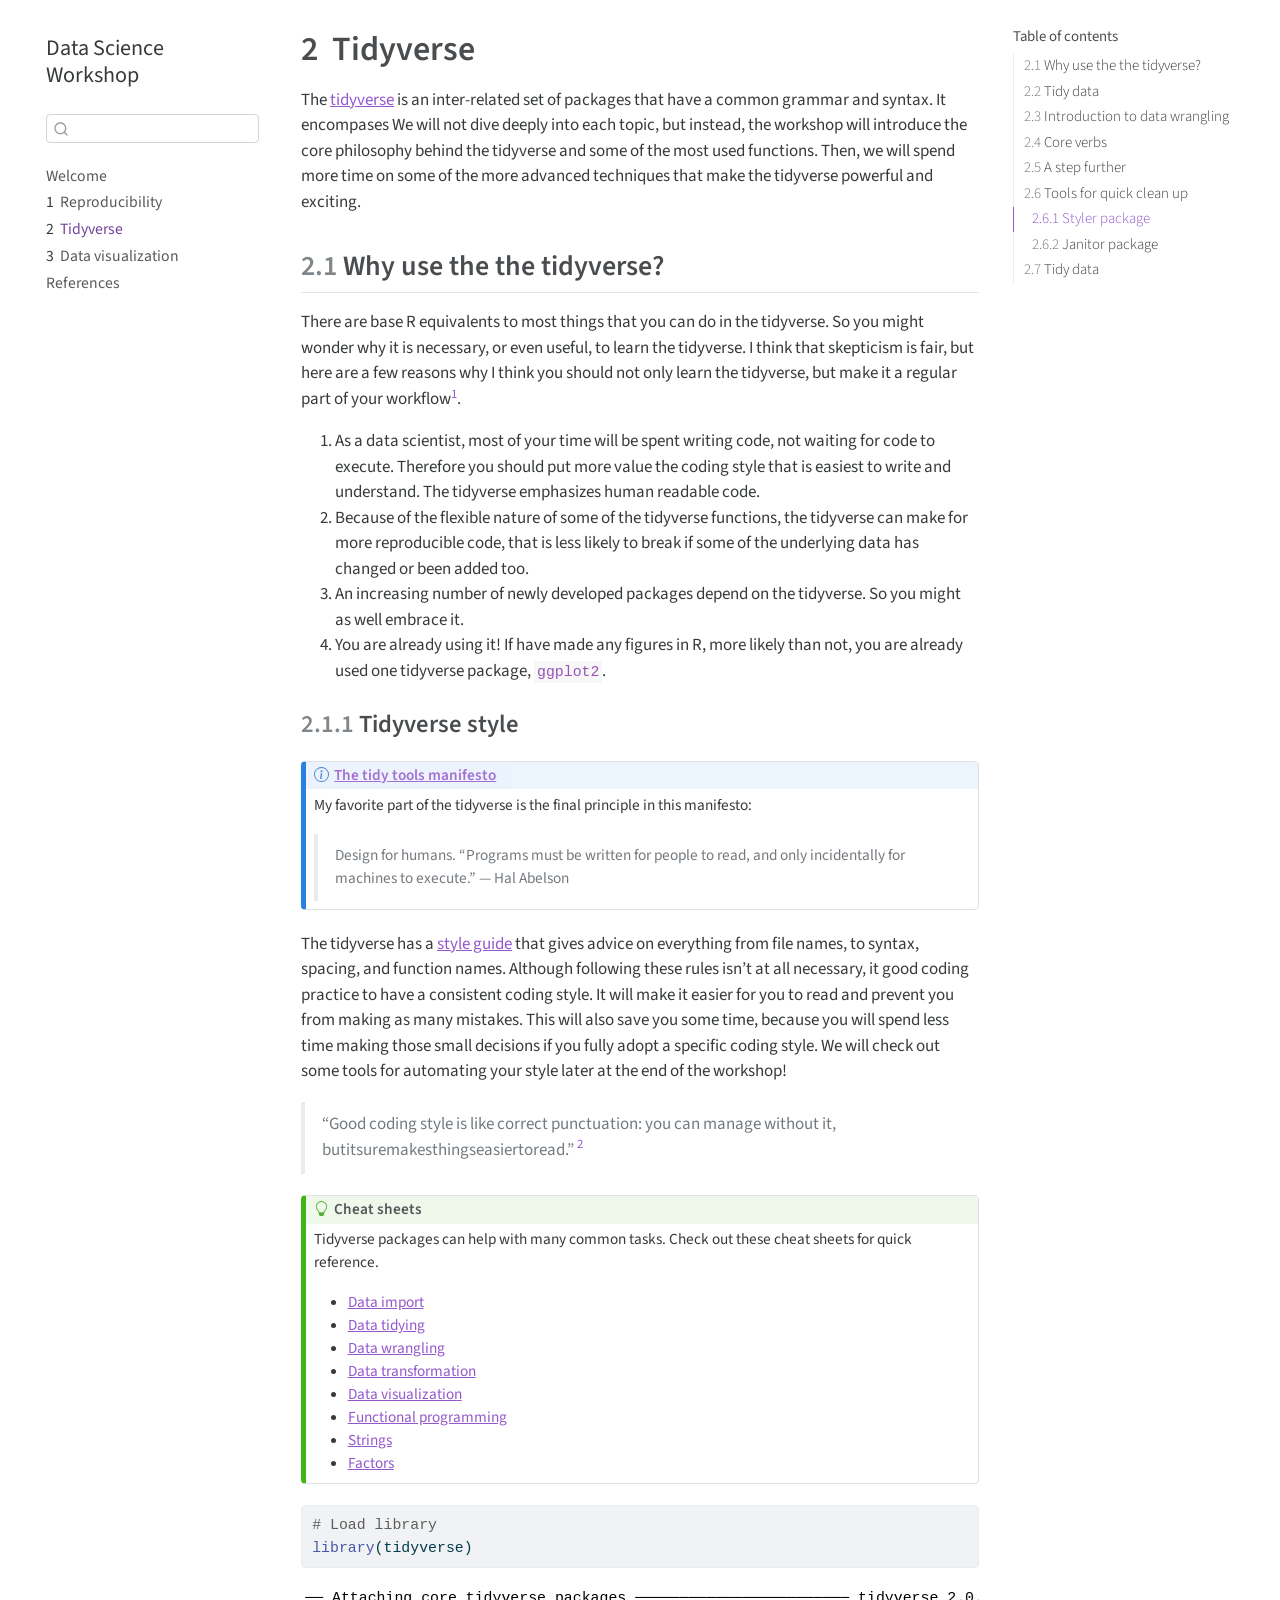
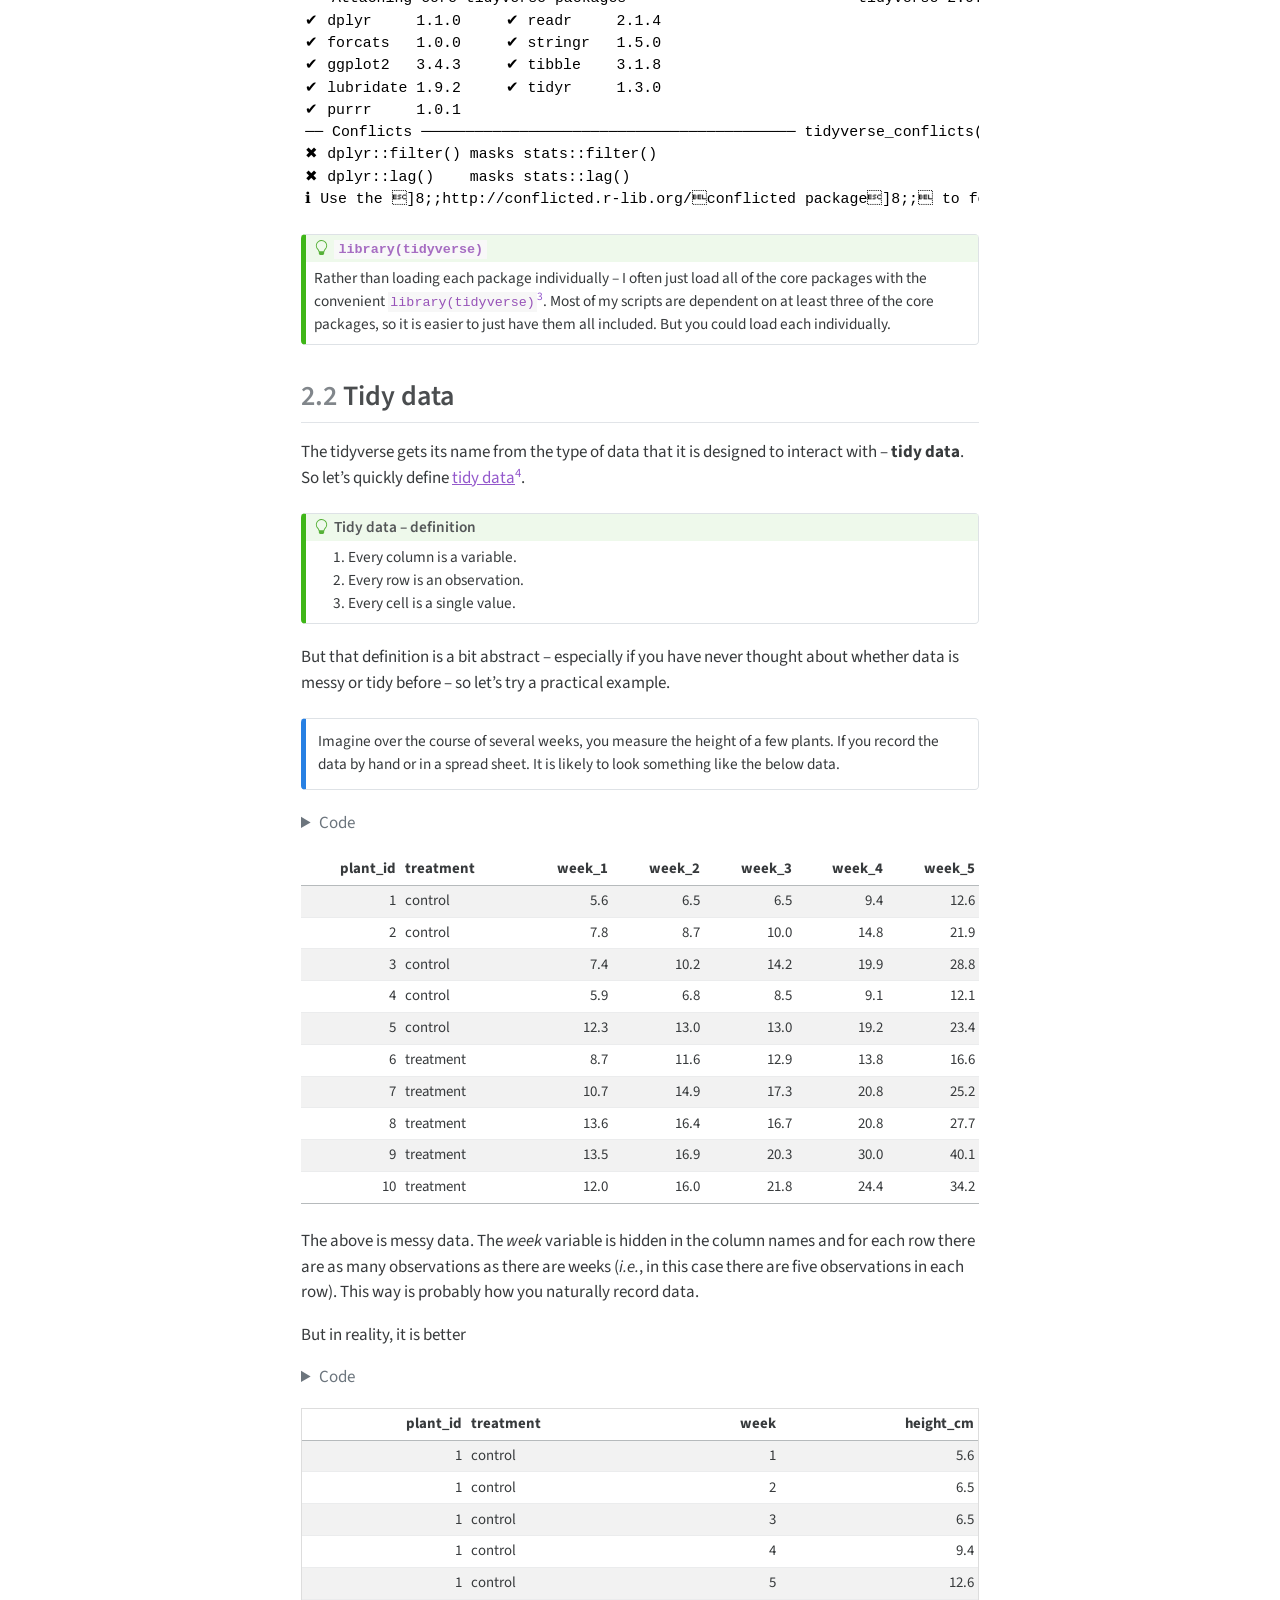
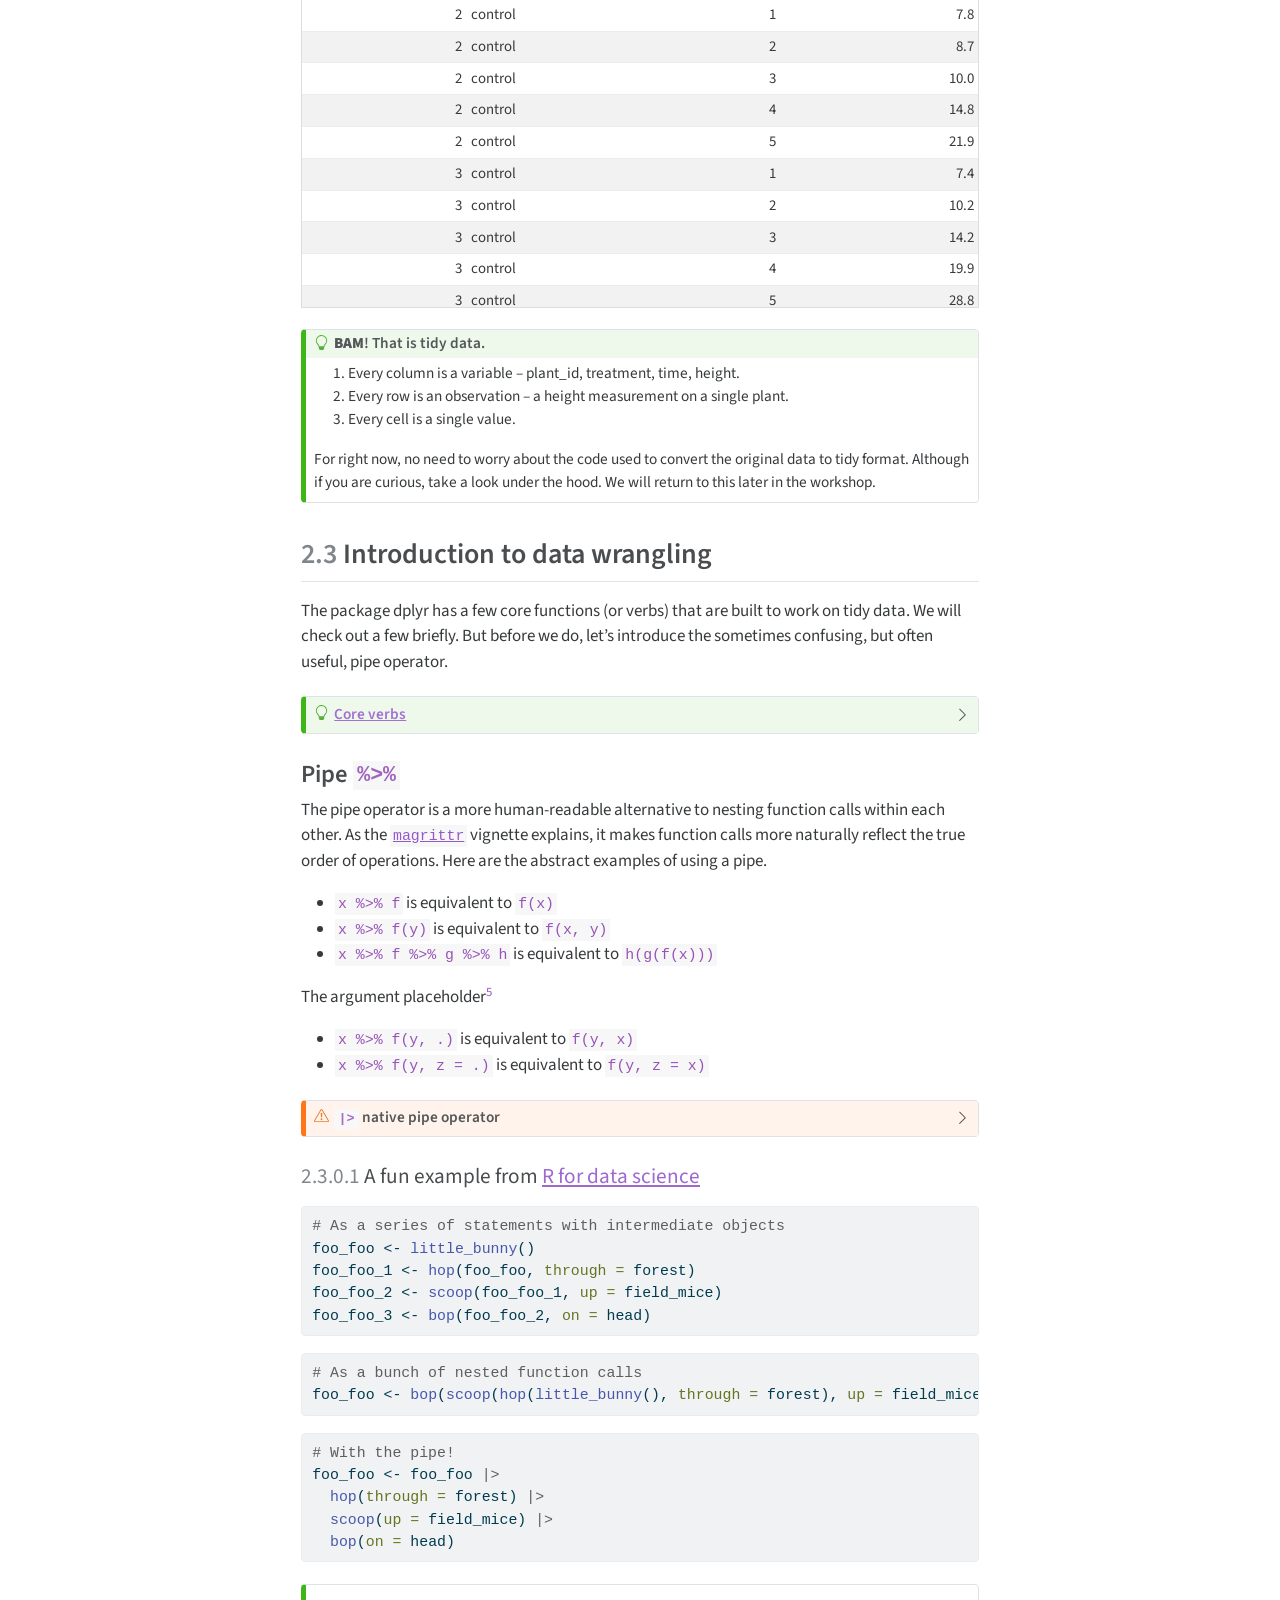
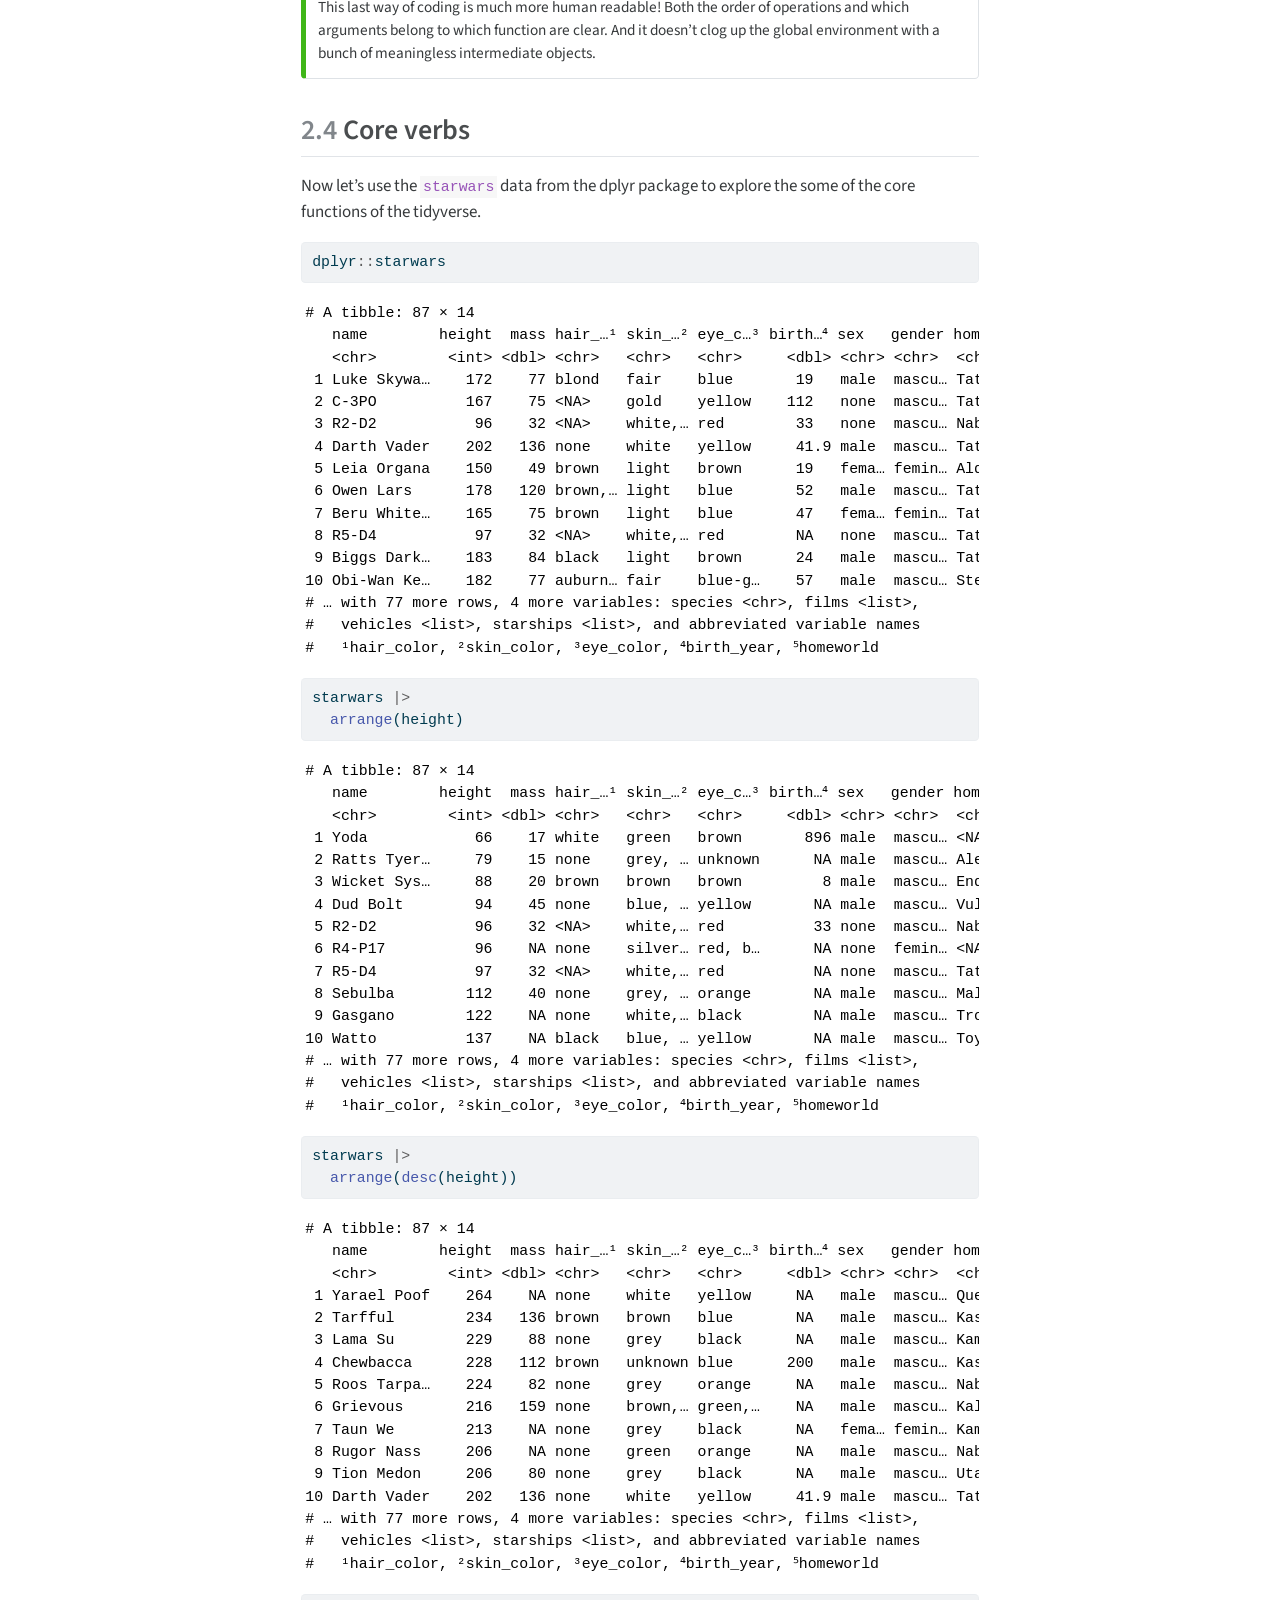
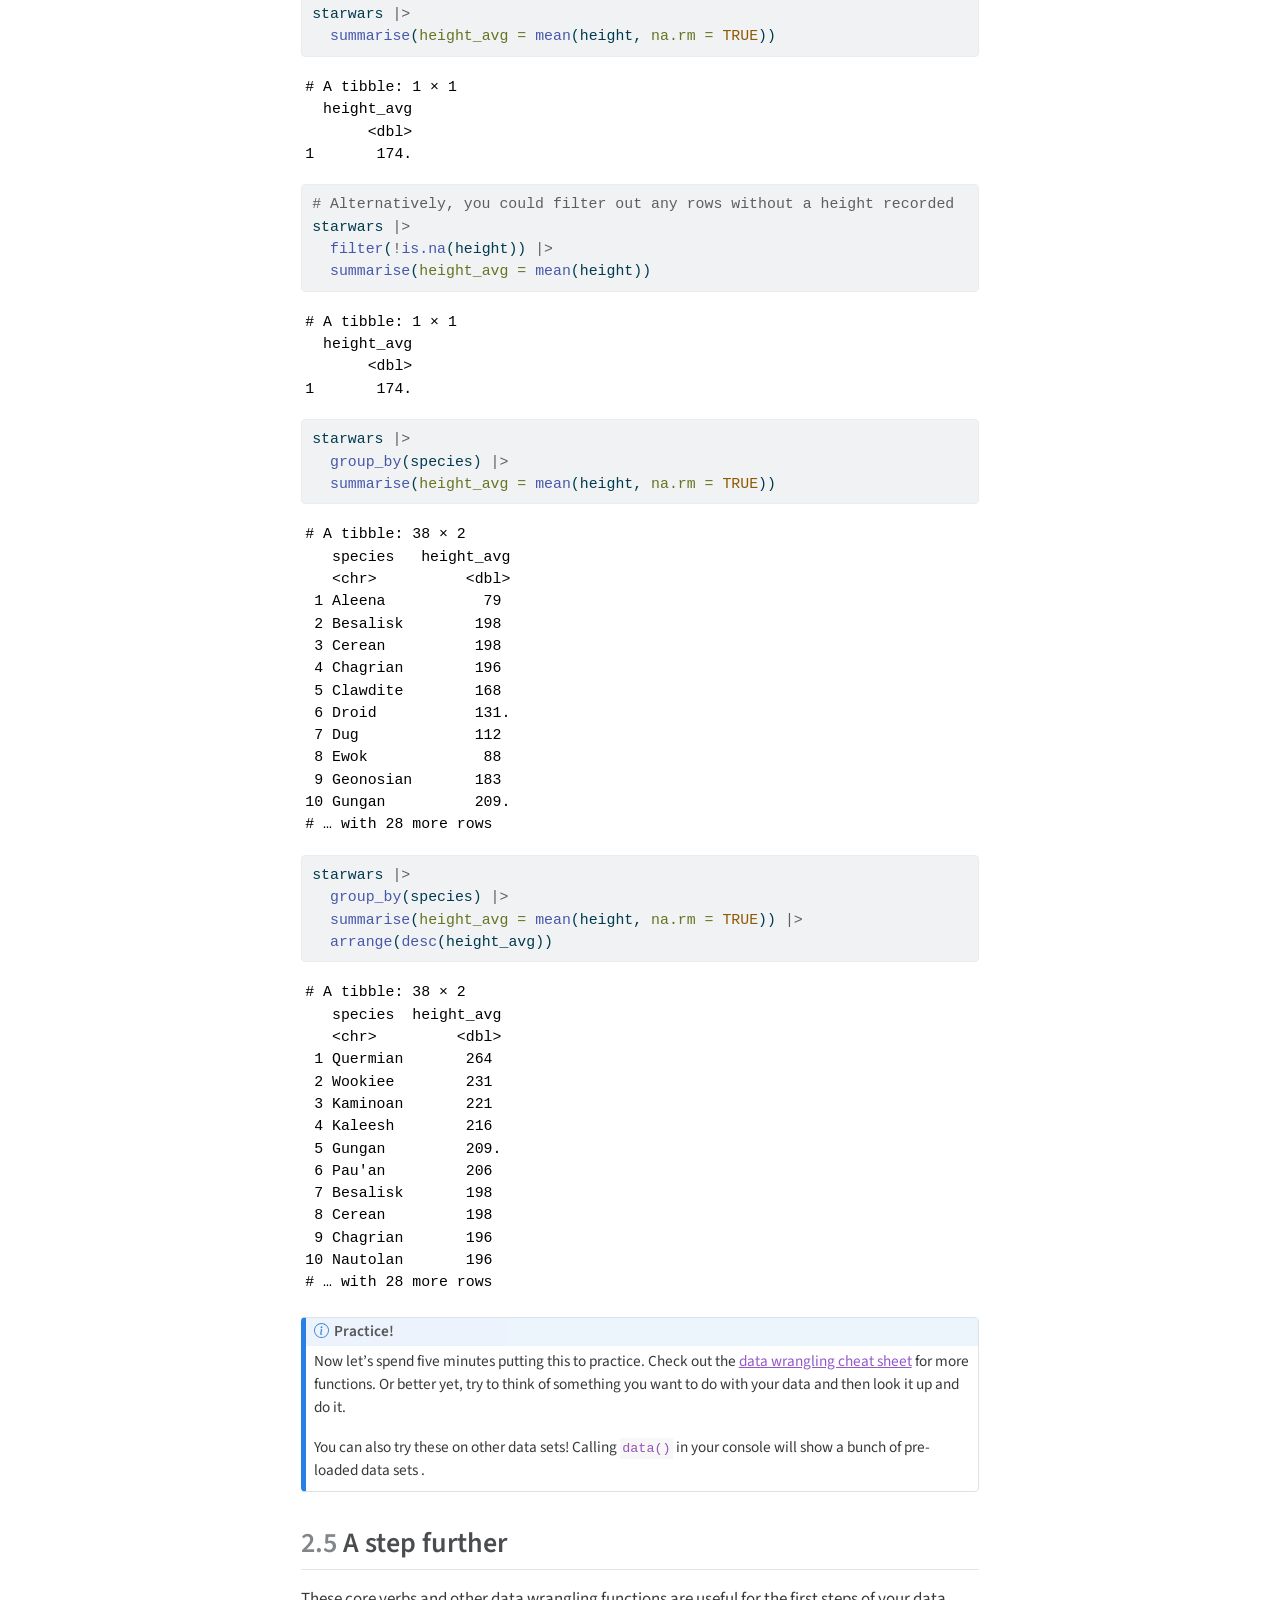
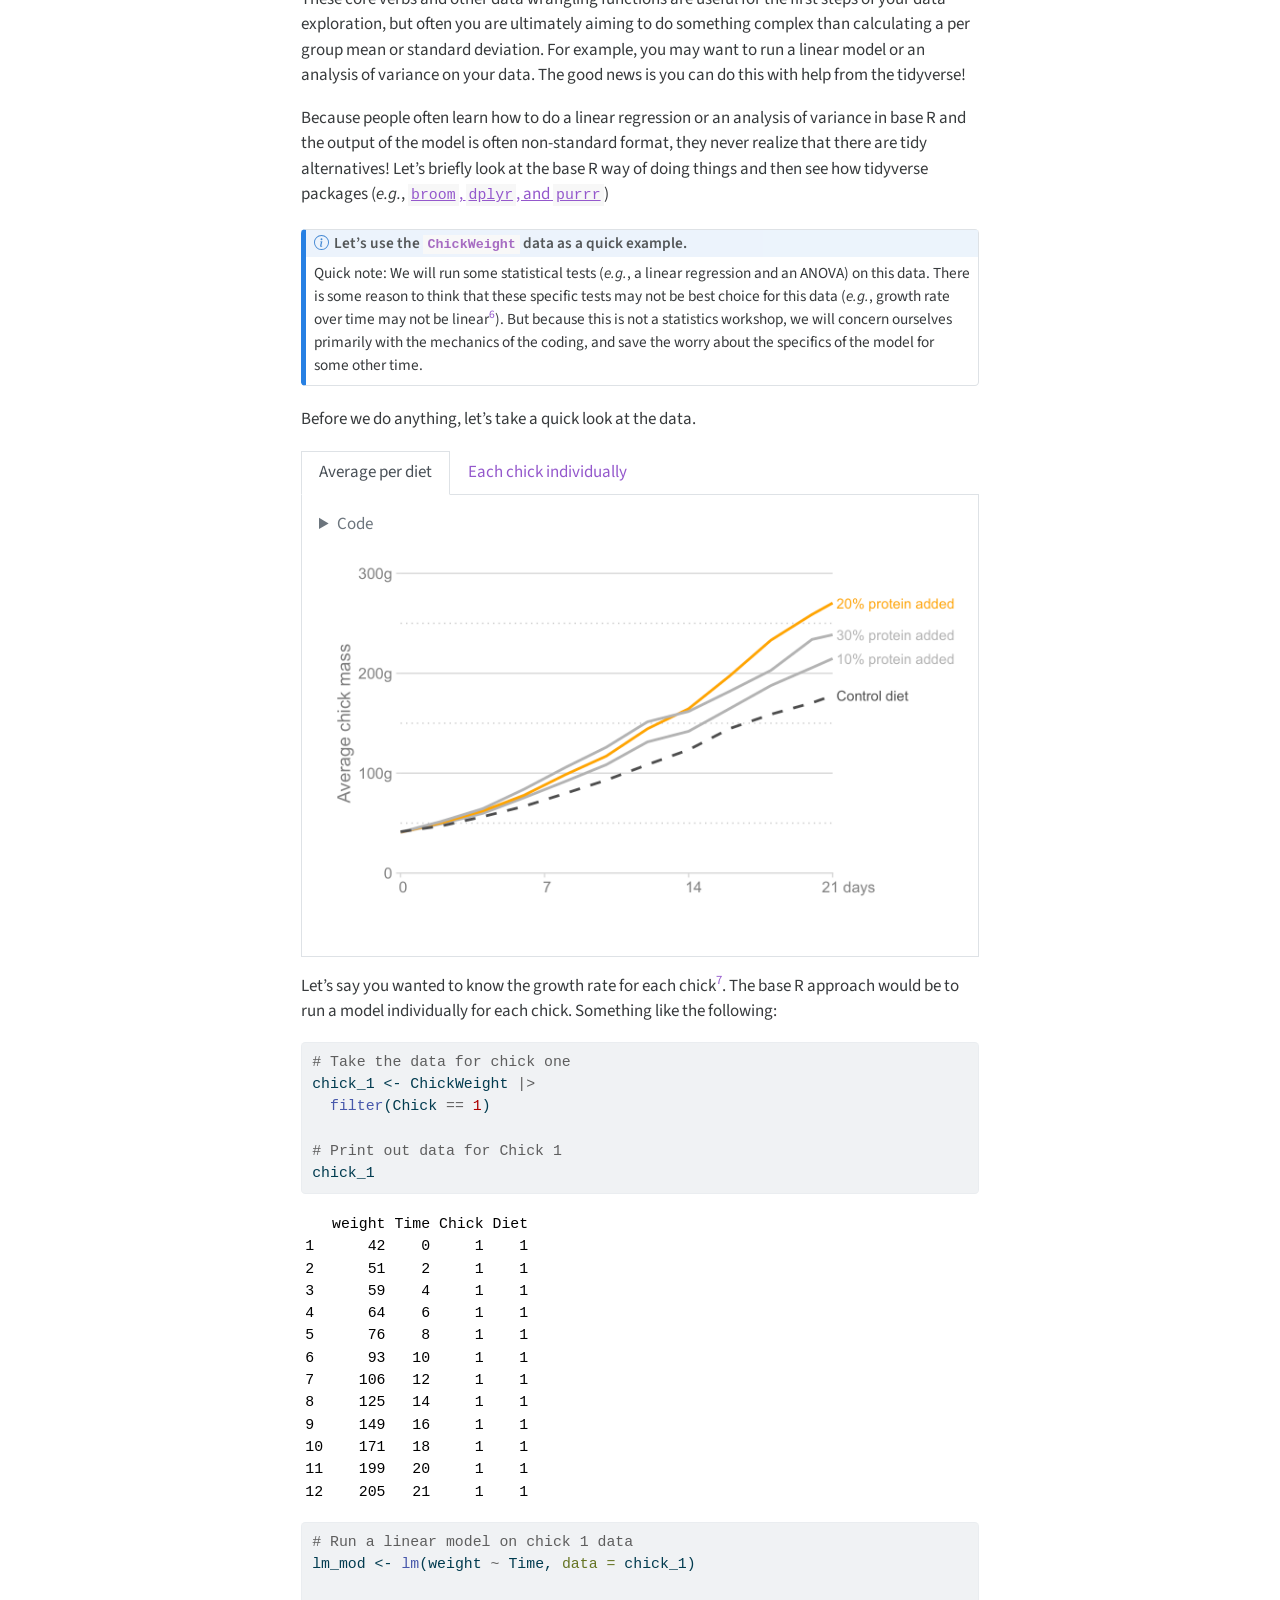
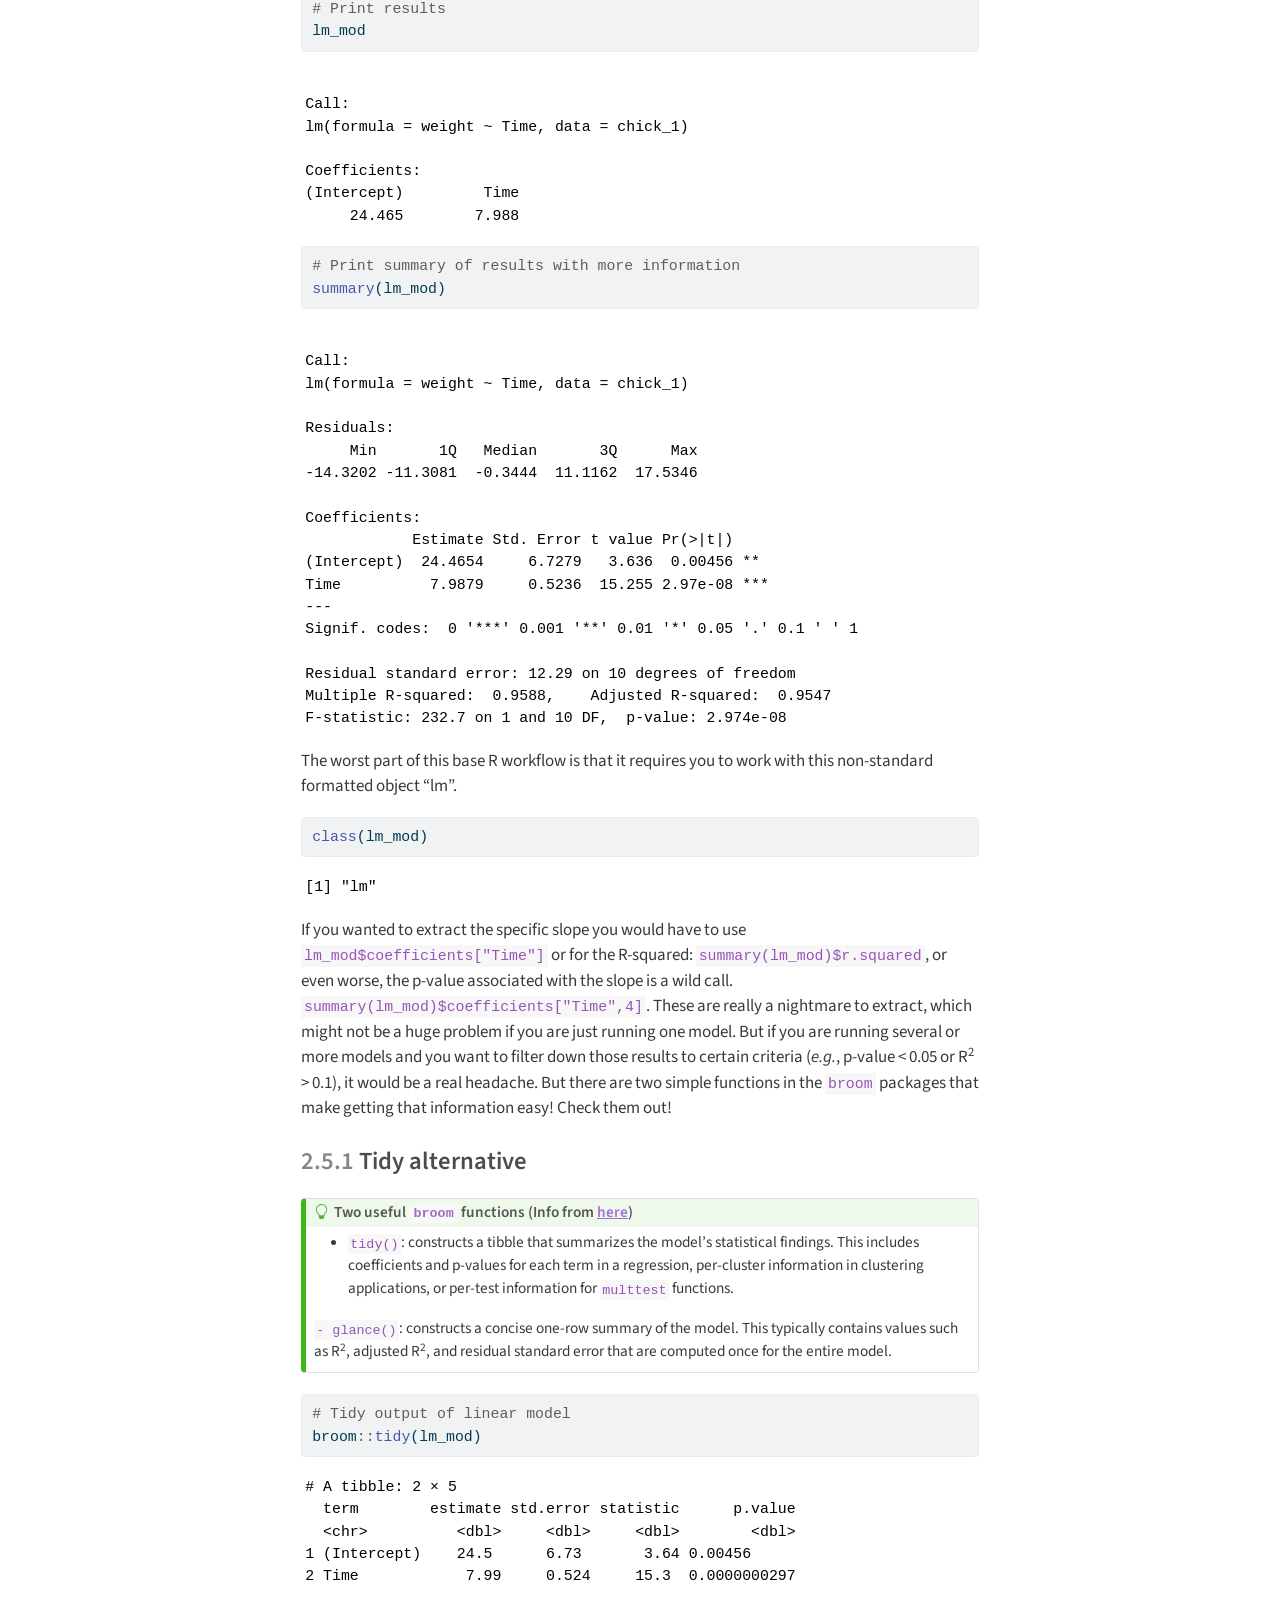
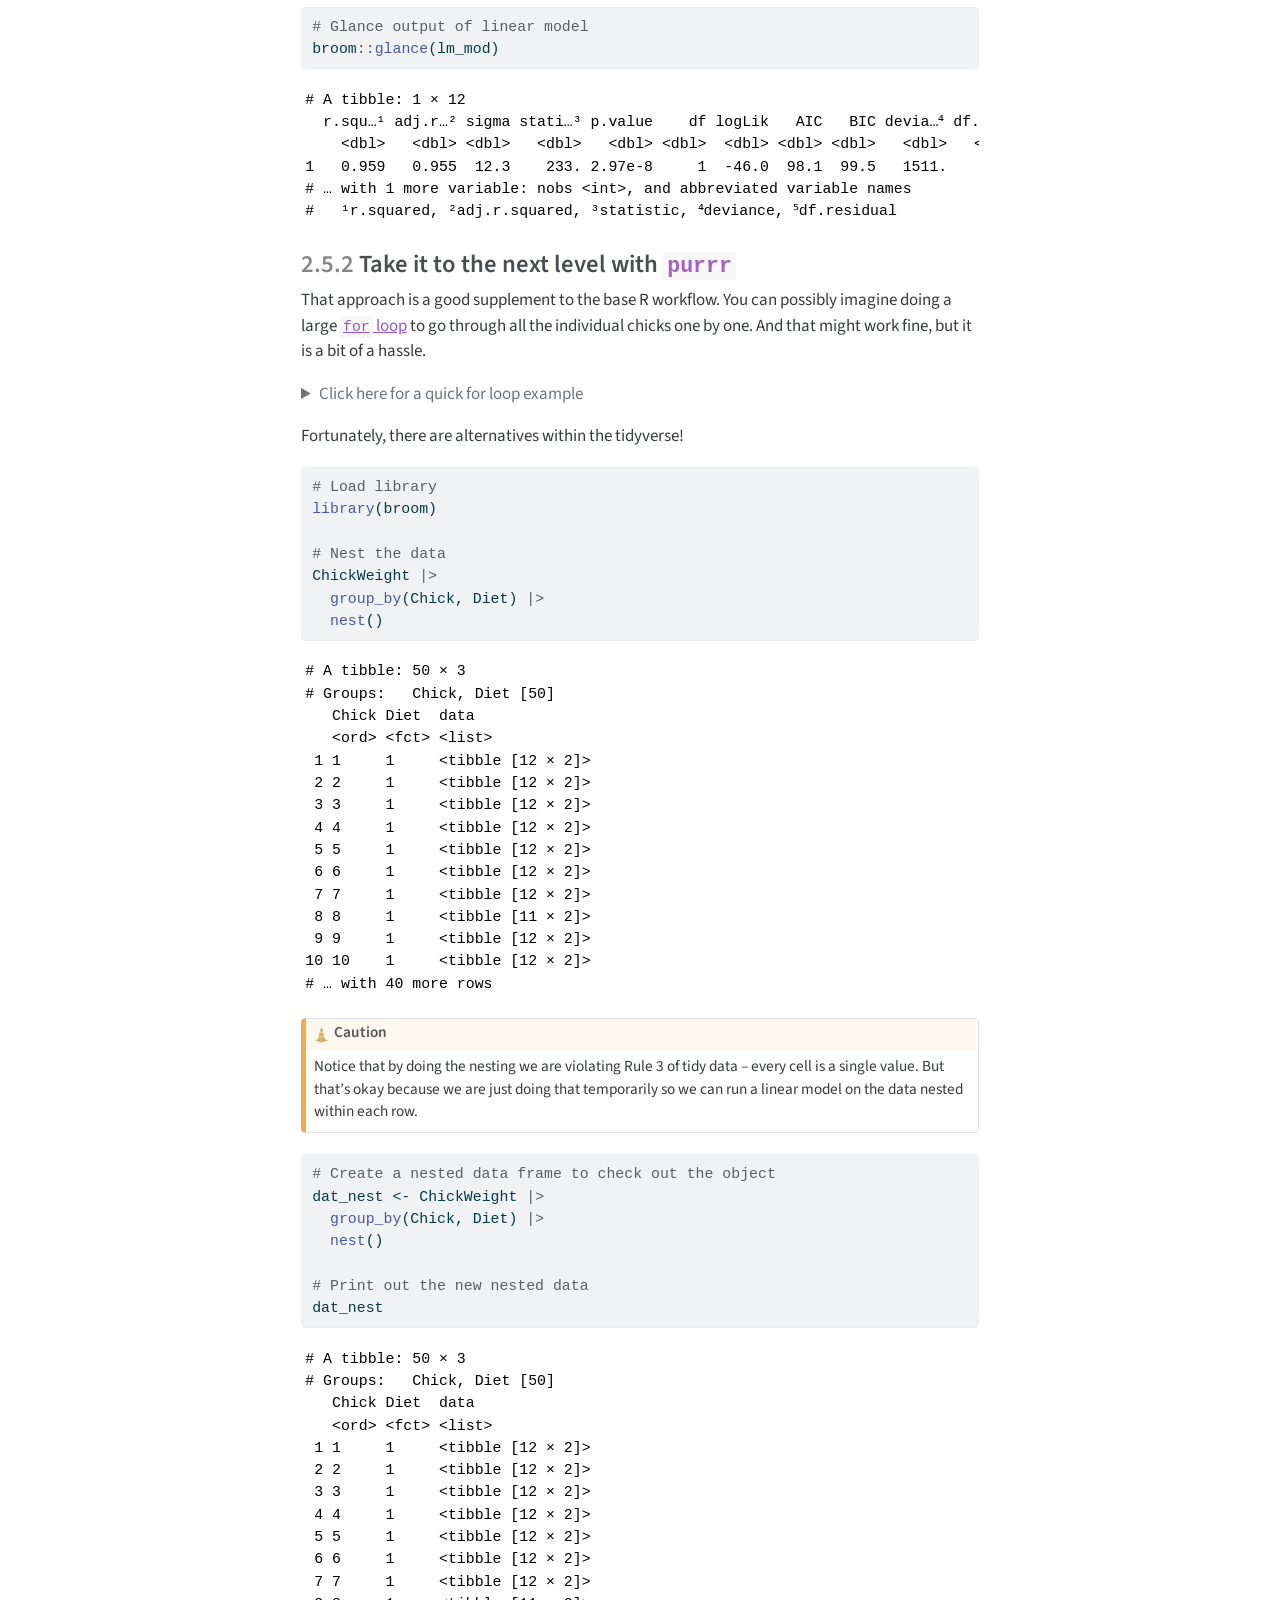
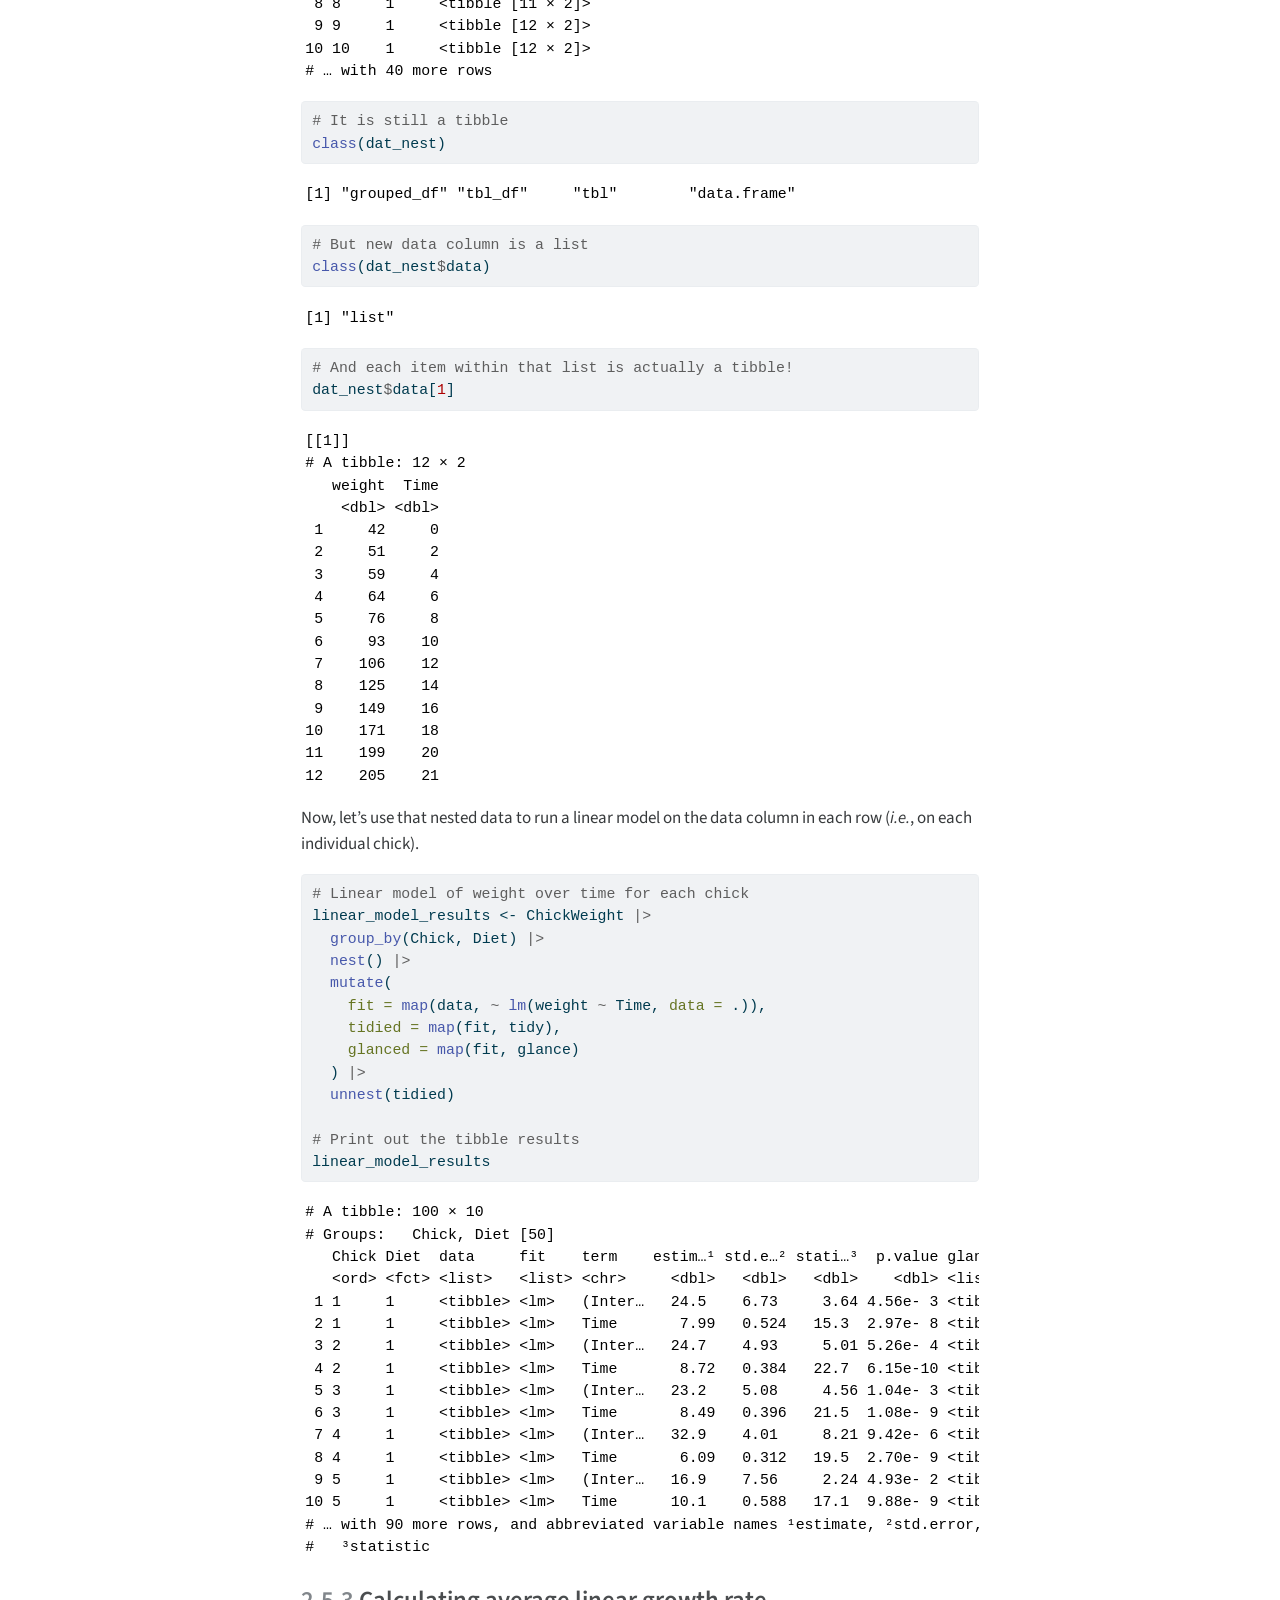
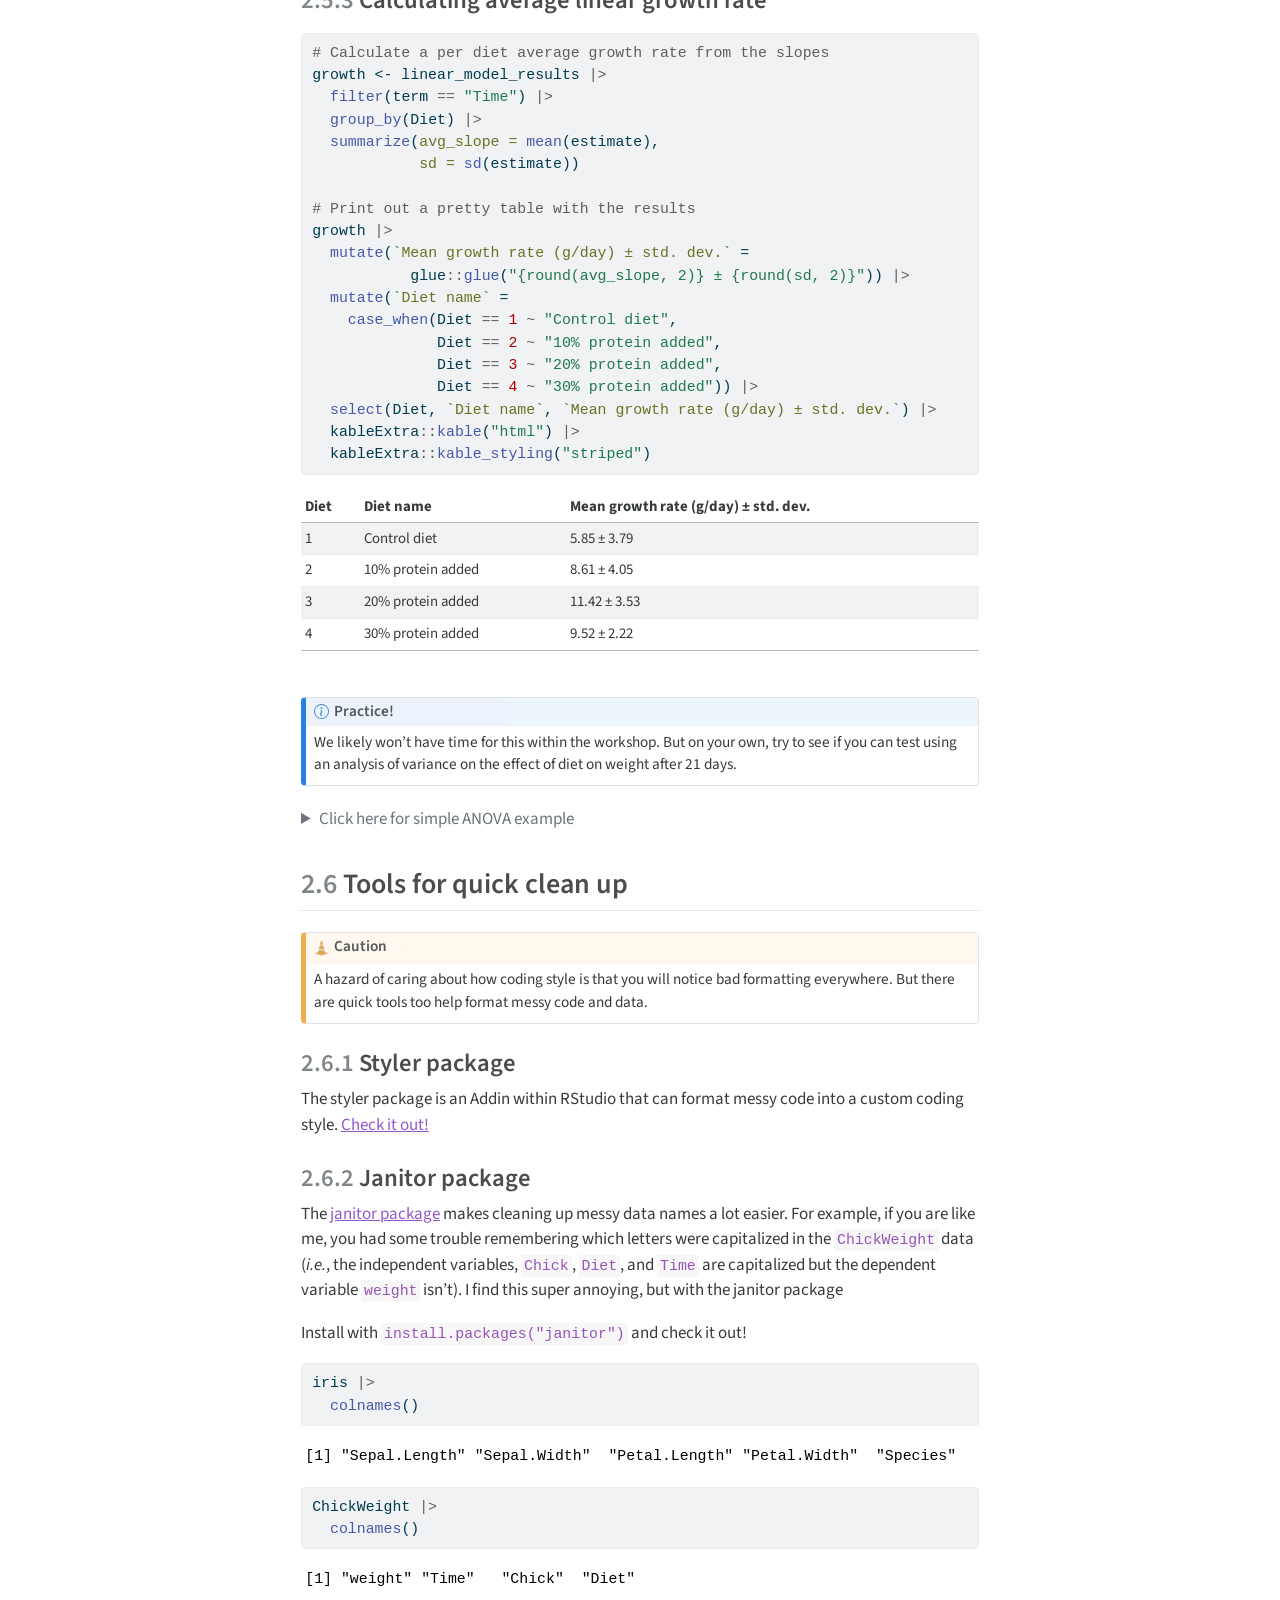
<file: docs/tidyverse.html>
<!DOCTYPE html>
<html xmlns="http://www.w3.org/1999/xhtml" lang="en" xml:lang="en"><head>

<meta charset="utf-8">
<meta name="generator" content="quarto-1.3.353">

<meta name="viewport" content="width=device-width, initial-scale=1.0, user-scalable=yes">


<title>Data Science Workshop - 2&nbsp; Tidyverse</title>
<style>
code{white-space: pre-wrap;}
span.smallcaps{font-variant: small-caps;}
div.columns{display: flex; gap: min(4vw, 1.5em);}
div.column{flex: auto; overflow-x: auto;}
div.hanging-indent{margin-left: 1.5em; text-indent: -1.5em;}
ul.task-list{list-style: none;}
ul.task-list li input[type="checkbox"] {
  width: 0.8em;
  margin: 0 0.8em 0.2em -1em; /* quarto-specific, see https://github.com/quarto-dev/quarto-cli/issues/4556 */ 
  vertical-align: middle;
}
/* CSS for syntax highlighting */
pre > code.sourceCode { white-space: pre; position: relative; }
pre > code.sourceCode > span { display: inline-block; line-height: 1.25; }
pre > code.sourceCode > span:empty { height: 1.2em; }
.sourceCode { overflow: visible; }
code.sourceCode > span { color: inherit; text-decoration: inherit; }
div.sourceCode { margin: 1em 0; }
pre.sourceCode { margin: 0; }
@media screen {
div.sourceCode { overflow: auto; }
}
@media print {
pre > code.sourceCode { white-space: pre-wrap; }
pre > code.sourceCode > span { text-indent: -5em; padding-left: 5em; }
}
pre.numberSource code
  { counter-reset: source-line 0; }
pre.numberSource code > span
  { position: relative; left: -4em; counter-increment: source-line; }
pre.numberSource code > span > a:first-child::before
  { content: counter(source-line);
    position: relative; left: -1em; text-align: right; vertical-align: baseline;
    border: none; display: inline-block;
    -webkit-touch-callout: none; -webkit-user-select: none;
    -khtml-user-select: none; -moz-user-select: none;
    -ms-user-select: none; user-select: none;
    padding: 0 4px; width: 4em;
  }
pre.numberSource { margin-left: 3em;  padding-left: 4px; }
div.sourceCode
  {   }
@media screen {
pre > code.sourceCode > span > a:first-child::before { text-decoration: underline; }
}
/* CSS for citations */
div.csl-bib-body { }
div.csl-entry {
  clear: both;
}
.hanging-indent div.csl-entry {
  margin-left:2em;
  text-indent:-2em;
}
div.csl-left-margin {
  min-width:2em;
  float:left;
}
div.csl-right-inline {
  margin-left:2em;
  padding-left:1em;
}
div.csl-indent {
  margin-left: 2em;
}</style>


<script src="site_libs/quarto-nav/quarto-nav.js"></script>
<script src="site_libs/quarto-nav/headroom.min.js"></script>
<script src="site_libs/clipboard/clipboard.min.js"></script>
<script src="site_libs/quarto-search/autocomplete.umd.js"></script>
<script src="site_libs/quarto-search/fuse.min.js"></script>
<script src="site_libs/quarto-search/quarto-search.js"></script>
<meta name="quarto:offset" content="./">
<link href="./data_viz.html" rel="next">
<link href="./repro.html" rel="prev">
<script src="site_libs/quarto-html/quarto.js"></script>
<script src="site_libs/quarto-html/popper.min.js"></script>
<script src="site_libs/quarto-html/tippy.umd.min.js"></script>
<script src="site_libs/quarto-html/anchor.min.js"></script>
<link href="site_libs/quarto-html/tippy.css" rel="stylesheet">
<link href="site_libs/quarto-html/quarto-syntax-highlighting.css" rel="stylesheet" id="quarto-text-highlighting-styles">
<script src="site_libs/bootstrap/bootstrap.min.js"></script>
<link href="site_libs/bootstrap/bootstrap-icons.css" rel="stylesheet">
<link href="site_libs/bootstrap/bootstrap.min.css" rel="stylesheet" id="quarto-bootstrap" data-mode="light">
<script id="quarto-search-options" type="application/json">{
  "location": "sidebar",
  "copy-button": false,
  "collapse-after": 3,
  "panel-placement": "start",
  "type": "textbox",
  "limit": 20,
  "language": {
    "search-no-results-text": "No results",
    "search-matching-documents-text": "matching documents",
    "search-copy-link-title": "Copy link to search",
    "search-hide-matches-text": "Hide additional matches",
    "search-more-match-text": "more match in this document",
    "search-more-matches-text": "more matches in this document",
    "search-clear-button-title": "Clear",
    "search-detached-cancel-button-title": "Cancel",
    "search-submit-button-title": "Submit"
  }
}</script>

<script src="site_libs/kePrint-0.0.1/kePrint.js"></script>
<link href="site_libs/lightable-0.0.1/lightable.css" rel="stylesheet">


</head>

<body class="nav-sidebar floating">

<div id="quarto-search-results"></div>
  <header id="quarto-header" class="headroom fixed-top">
  <nav class="quarto-secondary-nav">
    <div class="container-fluid d-flex">
      <button type="button" class="quarto-btn-toggle btn" data-bs-toggle="collapse" data-bs-target="#quarto-sidebar,#quarto-sidebar-glass" aria-controls="quarto-sidebar" aria-expanded="false" aria-label="Toggle sidebar navigation" onclick="if (window.quartoToggleHeadroom) { window.quartoToggleHeadroom(); }">
        <i class="bi bi-layout-text-sidebar-reverse"></i>
      </button>
      <nav class="quarto-page-breadcrumbs" aria-label="breadcrumb"><ol class="breadcrumb"><li class="breadcrumb-item"><a href="./tidyverse.html"><span class="chapter-number">2</span>&nbsp; <span class="chapter-title">Tidyverse</span></a></li></ol></nav>
      <a class="flex-grow-1" role="button" data-bs-toggle="collapse" data-bs-target="#quarto-sidebar,#quarto-sidebar-glass" aria-controls="quarto-sidebar" aria-expanded="false" aria-label="Toggle sidebar navigation" onclick="if (window.quartoToggleHeadroom) { window.quartoToggleHeadroom(); }">      
      </a>
      <button type="button" class="btn quarto-search-button" aria-label="Search" onclick="window.quartoOpenSearch();">
        <i class="bi bi-search"></i>
      </button>
    </div>
  </nav>
</header>
<!-- content -->
<div id="quarto-content" class="quarto-container page-columns page-rows-contents page-layout-article">
<!-- sidebar -->
  <nav id="quarto-sidebar" class="sidebar collapse collapse-horizontal sidebar-navigation floating overflow-auto">
    <div class="pt-lg-2 mt-2 text-left sidebar-header">
    <div class="sidebar-title mb-0 py-0">
      <a href="./">Data Science Workshop</a> 
    </div>
      </div>
        <div class="mt-2 flex-shrink-0 align-items-center">
        <div class="sidebar-search">
        <div id="quarto-search" class="" title="Search"></div>
        </div>
        </div>
    <div class="sidebar-menu-container"> 
    <ul class="list-unstyled mt-1">
        <li class="sidebar-item">
  <div class="sidebar-item-container"> 
  <a href="./index.html" class="sidebar-item-text sidebar-link">
 <span class="menu-text">Welcome</span></a>
  </div>
</li>
        <li class="sidebar-item">
  <div class="sidebar-item-container"> 
  <a href="./repro.html" class="sidebar-item-text sidebar-link">
 <span class="menu-text"><span class="chapter-number">1</span>&nbsp; <span class="chapter-title">Reproducibility</span></span></a>
  </div>
</li>
        <li class="sidebar-item">
  <div class="sidebar-item-container"> 
  <a href="./tidyverse.html" class="sidebar-item-text sidebar-link active">
 <span class="menu-text"><span class="chapter-number">2</span>&nbsp; <span class="chapter-title">Tidyverse</span></span></a>
  </div>
</li>
        <li class="sidebar-item">
  <div class="sidebar-item-container"> 
  <a href="./data_viz.html" class="sidebar-item-text sidebar-link">
 <span class="menu-text"><span class="chapter-number">3</span>&nbsp; <span class="chapter-title">Data visualization</span></span></a>
  </div>
</li>
        <li class="sidebar-item">
  <div class="sidebar-item-container"> 
  <a href="./references.html" class="sidebar-item-text sidebar-link">
 <span class="menu-text">References</span></a>
  </div>
</li>
    </ul>
    </div>
</nav>
<div id="quarto-sidebar-glass" data-bs-toggle="collapse" data-bs-target="#quarto-sidebar,#quarto-sidebar-glass"></div>
<!-- margin-sidebar -->
    <div id="quarto-margin-sidebar" class="sidebar margin-sidebar">
        <nav id="TOC" role="doc-toc" class="toc-active">
    <h2 id="toc-title">Table of contents</h2>
   
  <ul>
  <li><a href="#why-use-the-the-tidyverse" id="toc-why-use-the-the-tidyverse" class="nav-link active" data-scroll-target="#why-use-the-the-tidyverse"><span class="header-section-number">2.1</span> Why use the the tidyverse?</a>
  <ul class="collapse">
  <li><a href="#tidyverse-style" id="toc-tidyverse-style" class="nav-link" data-scroll-target="#tidyverse-style"><span class="header-section-number">2.1.1</span> Tidyverse style</a></li>
  </ul></li>
  <li><a href="#tidy-data" id="toc-tidy-data" class="nav-link" data-scroll-target="#tidy-data"><span class="header-section-number">2.2</span> Tidy data</a></li>
  <li><a href="#introduction-to-data-wrangling" id="toc-introduction-to-data-wrangling" class="nav-link" data-scroll-target="#introduction-to-data-wrangling"><span class="header-section-number">2.3</span> Introduction to data wrangling</a>
  <ul class="collapse">
  <li><a href="#pipe" id="toc-pipe" class="nav-link" data-scroll-target="#pipe">Pipe <code>%&gt;%</code></a></li>
  </ul></li>
  <li><a href="#core-verbs-1" id="toc-core-verbs-1" class="nav-link" data-scroll-target="#core-verbs-1"><span class="header-section-number">2.4</span> Core verbs</a></li>
  <li><a href="#a-step-further" id="toc-a-step-further" class="nav-link" data-scroll-target="#a-step-further"><span class="header-section-number">2.5</span> A step further</a>
  <ul class="collapse">
  <li><a href="#tidy-alternative" id="toc-tidy-alternative" class="nav-link" data-scroll-target="#tidy-alternative"><span class="header-section-number">2.5.1</span> Tidy alternative</a></li>
  <li><a href="#take-it-to-the-next-level-with-purrr" id="toc-take-it-to-the-next-level-with-purrr" class="nav-link" data-scroll-target="#take-it-to-the-next-level-with-purrr"><span class="header-section-number">2.5.2</span> Take it to the next level with <code>purrr</code></a></li>
  <li><a href="#calculating-average-linear-growth-rate" id="toc-calculating-average-linear-growth-rate" class="nav-link" data-scroll-target="#calculating-average-linear-growth-rate"><span class="header-section-number">2.5.3</span> Calculating average linear growth rate</a></li>
  </ul></li>
  <li><a href="#tools-for-quick-clean-up" id="toc-tools-for-quick-clean-up" class="nav-link" data-scroll-target="#tools-for-quick-clean-up"><span class="header-section-number">2.6</span> Tools for quick clean up</a>
  <ul class="collapse">
  <li><a href="#styler-package" id="toc-styler-package" class="nav-link" data-scroll-target="#styler-package"><span class="header-section-number">2.6.1</span> Styler package</a></li>
  <li><a href="#janitor-package" id="toc-janitor-package" class="nav-link" data-scroll-target="#janitor-package"><span class="header-section-number">2.6.2</span> Janitor package</a></li>
  </ul></li>
  <li><a href="#tidy-data-1" id="toc-tidy-data-1" class="nav-link" data-scroll-target="#tidy-data-1"><span class="header-section-number">2.7</span> Tidy data</a>
  <ul class="collapse">
  <li><a href="#convert-billboard-to-tidy-data" id="toc-convert-billboard-to-tidy-data" class="nav-link" data-scroll-target="#convert-billboard-to-tidy-data">Convert billboard to tidy data</a></li>
  </ul></li>
  </ul>
</nav>
    </div>
<!-- main -->
<main class="content" id="quarto-document-content">

<header id="title-block-header" class="quarto-title-block default">
<div class="quarto-title">
<h1 class="title"><span id="sec-tidy" class="quarto-section-identifier"><span class="chapter-number">2</span>&nbsp; <span class="chapter-title">Tidyverse</span></span></h1>
</div>



<div class="quarto-title-meta">

    
  
    
  </div>
  

</header>

<p>The <a href="https://www.tidyverse.org/" target="_blank">tidyverse</a> is an inter-related set of packages that have a common grammar and syntax. It encompases We will not dive deeply into each topic, but instead, the workshop will introduce the core philosophy behind the tidyverse and some of the most used functions. Then, we will spend more time on some of the more advanced techniques that make the tidyverse powerful and exciting.</p>
<section id="why-use-the-the-tidyverse" class="level2" data-number="2.1">
<h2 data-number="2.1" class="anchored" data-anchor-id="why-use-the-the-tidyverse"><span class="header-section-number">2.1</span> Why use the the tidyverse?</h2>
<p>There are base R equivalents to most things that you can do in the tidyverse. So you might wonder why it is necessary, or even useful, to learn the tidyverse. I think that skepticism is fair, but here are a few reasons why I think you should not only learn the tidyverse, but make it a regular part of your workflow<a href="#fn1" class="footnote-ref" id="fnref1" role="doc-noteref"><sup>1</sup></a>.</p>
<ol type="1">
<li>As a data scientist, most of your time will be spent writing code, not waiting for code to execute. Therefore you should put more value the coding style that is easiest to write and understand. The tidyverse emphasizes human readable code.</li>
<li>Because of the flexible nature of some of the tidyverse functions, the tidyverse can make for more reproducible code, that is less likely to break if some of the underlying data has changed or been added too.</li>
<li>An increasing number of newly developed packages depend on the tidyverse. So you might as well embrace it.</li>
<li>You are already using it! If have made any figures in R, more likely than not, you are already used one tidyverse package, <code>ggplot2</code>.</li>
</ol>
<section id="tidyverse-style" class="level3" data-number="2.1.1">
<h3 data-number="2.1.1" class="anchored" data-anchor-id="tidyverse-style"><span class="header-section-number">2.1.1</span> Tidyverse style</h3>
<div class="callout callout-style-default callout-note callout-titled">
<div class="callout-header d-flex align-content-center">
<div class="callout-icon-container">
<i class="callout-icon"></i>
</div>
<div class="callout-title-container flex-fill">
<a href="https://cran.r-project.org/web/packages/tidyverse/vignettes/manifesto.html" target="_blank">The tidy tools manifesto</a>
</div>
</div>
<div class="callout-body-container callout-body">
<p>My favorite part of the tidyverse is the final principle in this manifesto:</p>
<blockquote class="blockquote">
<p>Design for humans. “Programs must be written for people to read, and only incidentally for machines to execute.” — Hal Abelson</p>
</blockquote>
</div>
</div>
<p>The tidyverse has a <a href="https://style.tidyverse.org/index.html" target="_blank">style guide</a> that gives advice on everything from file names, to syntax, spacing, and function names. Although following these rules isn’t at all necessary, it good coding practice to have a consistent coding style. It will make it easier for you to read and prevent you from making as many mistakes. This will also save you some time, because you will spend less time making those small decisions if you fully adopt a specific coding style. We will check out some tools for automating your style later at the end of the workshop!</p>
<blockquote class="blockquote">
<p>“Good coding style is like correct punctuation: you can manage without it, butitsuremakesthingseasiertoread.” <a href="#fn2" class="footnote-ref" id="fnref2" role="doc-noteref"><sup>2</sup></a></p>
</blockquote>
<div class="callout callout-style-default callout-tip callout-titled">
<div class="callout-header d-flex align-content-center">
<div class="callout-icon-container">
<i class="callout-icon"></i>
</div>
<div class="callout-title-container flex-fill">
Cheat sheets
</div>
</div>
<div class="callout-body-container callout-body">
<p>Tidyverse packages can help with many common tasks. Check out these cheat sheets for quick reference.</p>
<ul>
<li><a href="https://rstudio.github.io/cheatsheets/data-import.pdf" target="_blank">Data import</a></li>
<li><a href="https://rstudio.github.io/cheatsheets/tidyr.pdf" target="_blank">Data tidying</a></li>
<li><a href="https://www.rstudio.com/wp-content/uploads/2015/02/data-wrangling-cheatsheet.pdf" target="_blank">Data wrangling</a></li>
<li><a href="https://rstudio.github.io/cheatsheets/data-transformation.pdf" target="_blank">Data transformation</a></li>
<li><a href="https://rstudio.github.io/cheatsheets/data-visualization.pdf" target="_blank">Data visualization</a></li>
<li><a href="https://rstudio.github.io/cheatsheets/purrr.pdf" target="_blank">Functional programming</a></li>
<li><a href="https://rstudio.github.io/cheatsheets/strings.pdf" target="_blank">Strings</a></li>
<li><a href="https://rstudio.github.io/cheatsheets/factors.pdf" target="_blank">Factors</a></li>
</ul>
</div>
</div>
<div class="cell">
<div class="sourceCode cell-code" id="cb1"><pre class="sourceCode r code-with-copy"><code class="sourceCode r"><span id="cb1-1"><a href="#cb1-1" aria-hidden="true" tabindex="-1"></a><span class="co"># Load library</span></span>
<span id="cb1-2"><a href="#cb1-2" aria-hidden="true" tabindex="-1"></a><span class="fu">library</span>(tidyverse)</span></code><button title="Copy to Clipboard" class="code-copy-button"><i class="bi"></i></button></pre></div>
<div class="cell-output cell-output-stderr">
<pre><code>── Attaching core tidyverse packages ──────────────────────── tidyverse 2.0.0 ──
✔ dplyr     1.1.0     ✔ readr     2.1.4
✔ forcats   1.0.0     ✔ stringr   1.5.0
✔ ggplot2   3.4.3     ✔ tibble    3.1.8
✔ lubridate 1.9.2     ✔ tidyr     1.3.0
✔ purrr     1.0.1     
── Conflicts ────────────────────────────────────────── tidyverse_conflicts() ──
✖ dplyr::filter() masks stats::filter()
✖ dplyr::lag()    masks stats::lag()
ℹ Use the ]8;;http://conflicted.r-lib.org/conflicted package]8;; to force all conflicts to become errors</code></pre>
</div>
</div>
<div class="callout callout-style-default callout-tip callout-titled">
<div class="callout-header d-flex align-content-center">
<div class="callout-icon-container">
<i class="callout-icon"></i>
</div>
<div class="callout-title-container flex-fill">
<code>library(tidyverse)</code>
</div>
</div>
<div class="callout-body-container callout-body">
<p>Rather than loading each package individually – I often just load all of the core packages with the convenient <code>library(tidyverse)</code><a href="#fn3" class="footnote-ref" id="fnref3" role="doc-noteref"><sup>3</sup></a>. Most of my scripts are dependent on at least three of the core packages, so it is easier to just have them all included. But you could load each individually.</p>
</div>
</div>
</section>
</section>
<section id="tidy-data" class="level2" data-number="2.2">
<h2 data-number="2.2" class="anchored" data-anchor-id="tidy-data"><span class="header-section-number">2.2</span> Tidy data</h2>
<p>The tidyverse gets its name from the type of data that it is designed to interact with – <strong>tidy data</strong>. So let’s quickly define <a href="https://cran.r-project.org/web/packages/tidyr/vignettes/tidy-data.html" target="_blank">tidy data</a><a href="#fn4" class="footnote-ref" id="fnref4" role="doc-noteref"><sup>4</sup></a>.</p>
<div class="callout callout-style-default callout-tip callout-titled">
<div class="callout-header d-flex align-content-center">
<div class="callout-icon-container">
<i class="callout-icon"></i>
</div>
<div class="callout-title-container flex-fill">
Tidy data – definition
</div>
</div>
<div class="callout-body-container callout-body">
<ol type="1">
<li>Every column is a variable.</li>
<li>Every row is an observation.</li>
<li>Every cell is a single value.</li>
</ol>
</div>
</div>
<p>But that definition is a bit abstract – especially if you have never thought about whether data is messy or tidy before – so let’s try a practical example.</p>
<div class="callout callout-style-simple callout-note no-icon">
<div class="callout-body d-flex">
<div class="callout-icon-container">
<i class="callout-icon no-icon"></i>
</div>
<div class="callout-body-container">
<p>Imagine over the course of several weeks, you measure the height of a few plants. If you record the data by hand or in a spread sheet. It is likely to look something like the below data.</p>
</div>
</div>
</div>
<div class="cell">
<details>
<summary>Code</summary>
<div class="sourceCode cell-code" id="cb3"><pre class="sourceCode r code-with-copy"><code class="sourceCode r"><span id="cb3-1"><a href="#cb3-1" aria-hidden="true" tabindex="-1"></a><span class="co"># Number of plants</span></span>
<span id="cb3-2"><a href="#cb3-2" aria-hidden="true" tabindex="-1"></a>n <span class="ot">&lt;-</span> <span class="dv">10</span></span>
<span id="cb3-3"><a href="#cb3-3" aria-hidden="true" tabindex="-1"></a></span>
<span id="cb3-4"><a href="#cb3-4" aria-hidden="true" tabindex="-1"></a><span class="co"># Make up some random data</span></span>
<span id="cb3-5"><a href="#cb3-5" aria-hidden="true" tabindex="-1"></a>dat <span class="ot">&lt;-</span> <span class="fu">tibble</span>(</span>
<span id="cb3-6"><a href="#cb3-6" aria-hidden="true" tabindex="-1"></a>  <span class="at">plant_id =</span> <span class="dv">1</span><span class="sc">:</span>n,</span>
<span id="cb3-7"><a href="#cb3-7" aria-hidden="true" tabindex="-1"></a>  <span class="at">treatment =</span> <span class="fu">c</span>(<span class="fu">rep</span>(<span class="st">"control"</span>, n<span class="sc">/</span><span class="dv">2</span>), <span class="fu">rep</span>(<span class="st">"treatment"</span>, n<span class="sc">/</span><span class="dv">2</span>)),</span>
<span id="cb3-8"><a href="#cb3-8" aria-hidden="true" tabindex="-1"></a>  <span class="at">week_1 =</span> <span class="fu">rnorm</span>(n, <span class="at">mean =</span> <span class="dv">10</span>, <span class="at">sd =</span> <span class="dv">3</span>),</span>
<span id="cb3-9"><a href="#cb3-9" aria-hidden="true" tabindex="-1"></a>  <span class="at">week_2 =</span> week_1<span class="sc">*</span><span class="fu">runif</span>(n, <span class="at">min =</span> <span class="dv">1</span>, <span class="at">max =</span> <span class="fl">1.5</span>),</span>
<span id="cb3-10"><a href="#cb3-10" aria-hidden="true" tabindex="-1"></a>  <span class="at">week_3 =</span> week_2<span class="sc">*</span><span class="fu">runif</span>(n, <span class="at">min =</span> <span class="dv">1</span>, <span class="at">max =</span> <span class="fl">1.5</span>),</span>
<span id="cb3-11"><a href="#cb3-11" aria-hidden="true" tabindex="-1"></a>  <span class="at">week_4 =</span> week_3<span class="sc">*</span><span class="fu">runif</span>(n, <span class="at">min =</span> <span class="dv">1</span>, <span class="at">max =</span> <span class="fl">1.5</span>),</span>
<span id="cb3-12"><a href="#cb3-12" aria-hidden="true" tabindex="-1"></a>  <span class="at">week_5 =</span> week_4<span class="sc">*</span><span class="fu">runif</span>(n, <span class="at">min =</span> <span class="dv">1</span>, <span class="at">max =</span> <span class="fl">1.5</span>)</span>
<span id="cb3-13"><a href="#cb3-13" aria-hidden="true" tabindex="-1"></a>  ) <span class="sc">|&gt;</span> </span>
<span id="cb3-14"><a href="#cb3-14" aria-hidden="true" tabindex="-1"></a>  <span class="fu">mutate_if</span>(is.numeric, round, <span class="dv">1</span>)</span>
<span id="cb3-15"><a href="#cb3-15" aria-hidden="true" tabindex="-1"></a></span>
<span id="cb3-16"><a href="#cb3-16" aria-hidden="true" tabindex="-1"></a><span class="co"># Print out pretty table</span></span>
<span id="cb3-17"><a href="#cb3-17" aria-hidden="true" tabindex="-1"></a>dat <span class="sc">|&gt;</span> </span>
<span id="cb3-18"><a href="#cb3-18" aria-hidden="true" tabindex="-1"></a>  kableExtra<span class="sc">::</span><span class="fu">kable</span>(<span class="st">"html"</span>) <span class="sc">|&gt;</span> </span>
<span id="cb3-19"><a href="#cb3-19" aria-hidden="true" tabindex="-1"></a>  kableExtra<span class="sc">::</span><span class="fu">kable_styling</span>(<span class="st">"striped"</span>)</span></code><button title="Copy to Clipboard" class="code-copy-button"><i class="bi"></i></button></pre></div>
</details>
<div class="cell-output-display">
<table class="table table-striped table-sm small" data-quarto-postprocess="true">
<thead>
<tr class="header">
<th style="text-align: right;" data-quarto-table-cell-role="th">plant_id</th>
<th style="text-align: left;" data-quarto-table-cell-role="th">treatment</th>
<th style="text-align: right;" data-quarto-table-cell-role="th">week_1</th>
<th style="text-align: right;" data-quarto-table-cell-role="th">week_2</th>
<th style="text-align: right;" data-quarto-table-cell-role="th">week_3</th>
<th style="text-align: right;" data-quarto-table-cell-role="th">week_4</th>
<th style="text-align: right;" data-quarto-table-cell-role="th">week_5</th>
</tr>
</thead>
<tbody>
<tr class="odd">
<td style="text-align: right;">1</td>
<td style="text-align: left;">control</td>
<td style="text-align: right;">5.6</td>
<td style="text-align: right;">6.5</td>
<td style="text-align: right;">6.5</td>
<td style="text-align: right;">9.4</td>
<td style="text-align: right;">12.6</td>
</tr>
<tr class="even">
<td style="text-align: right;">2</td>
<td style="text-align: left;">control</td>
<td style="text-align: right;">7.8</td>
<td style="text-align: right;">8.7</td>
<td style="text-align: right;">10.0</td>
<td style="text-align: right;">14.8</td>
<td style="text-align: right;">21.9</td>
</tr>
<tr class="odd">
<td style="text-align: right;">3</td>
<td style="text-align: left;">control</td>
<td style="text-align: right;">7.4</td>
<td style="text-align: right;">10.2</td>
<td style="text-align: right;">14.2</td>
<td style="text-align: right;">19.9</td>
<td style="text-align: right;">28.8</td>
</tr>
<tr class="even">
<td style="text-align: right;">4</td>
<td style="text-align: left;">control</td>
<td style="text-align: right;">5.9</td>
<td style="text-align: right;">6.8</td>
<td style="text-align: right;">8.5</td>
<td style="text-align: right;">9.1</td>
<td style="text-align: right;">12.1</td>
</tr>
<tr class="odd">
<td style="text-align: right;">5</td>
<td style="text-align: left;">control</td>
<td style="text-align: right;">12.3</td>
<td style="text-align: right;">13.0</td>
<td style="text-align: right;">13.0</td>
<td style="text-align: right;">19.2</td>
<td style="text-align: right;">23.4</td>
</tr>
<tr class="even">
<td style="text-align: right;">6</td>
<td style="text-align: left;">treatment</td>
<td style="text-align: right;">8.7</td>
<td style="text-align: right;">11.6</td>
<td style="text-align: right;">12.9</td>
<td style="text-align: right;">13.8</td>
<td style="text-align: right;">16.6</td>
</tr>
<tr class="odd">
<td style="text-align: right;">7</td>
<td style="text-align: left;">treatment</td>
<td style="text-align: right;">10.7</td>
<td style="text-align: right;">14.9</td>
<td style="text-align: right;">17.3</td>
<td style="text-align: right;">20.8</td>
<td style="text-align: right;">25.2</td>
</tr>
<tr class="even">
<td style="text-align: right;">8</td>
<td style="text-align: left;">treatment</td>
<td style="text-align: right;">13.6</td>
<td style="text-align: right;">16.4</td>
<td style="text-align: right;">16.7</td>
<td style="text-align: right;">20.8</td>
<td style="text-align: right;">27.7</td>
</tr>
<tr class="odd">
<td style="text-align: right;">9</td>
<td style="text-align: left;">treatment</td>
<td style="text-align: right;">13.5</td>
<td style="text-align: right;">16.9</td>
<td style="text-align: right;">20.3</td>
<td style="text-align: right;">30.0</td>
<td style="text-align: right;">40.1</td>
</tr>
<tr class="even">
<td style="text-align: right;">10</td>
<td style="text-align: left;">treatment</td>
<td style="text-align: right;">12.0</td>
<td style="text-align: right;">16.0</td>
<td style="text-align: right;">21.8</td>
<td style="text-align: right;">24.4</td>
<td style="text-align: right;">34.2</td>
</tr>
</tbody>
</table>


</div>
</div>
<p>The above is messy data. The <em>week</em> variable is hidden in the column names and for each row there are as many observations as there are weeks (<em>i.e.</em>, in this case there are five observations in each row). This way is probably how you naturally record data.</p>
<p>But in reality, it is better</p>
<div class="cell">
<details>
<summary>Code</summary>
<div class="sourceCode cell-code" id="cb4"><pre class="sourceCode r code-with-copy"><code class="sourceCode r"><span id="cb4-1"><a href="#cb4-1" aria-hidden="true" tabindex="-1"></a><span class="co"># Pivot data to tidy format and then convert week to numeric</span></span>
<span id="cb4-2"><a href="#cb4-2" aria-hidden="true" tabindex="-1"></a>dat_long <span class="ot">&lt;-</span> dat <span class="sc">|&gt;</span></span>
<span id="cb4-3"><a href="#cb4-3" aria-hidden="true" tabindex="-1"></a>  <span class="fu">pivot_longer</span>(<span class="fu">contains</span>(<span class="st">"week"</span>),</span>
<span id="cb4-4"><a href="#cb4-4" aria-hidden="true" tabindex="-1"></a>               <span class="at">names_to =</span> <span class="st">"week"</span>,</span>
<span id="cb4-5"><a href="#cb4-5" aria-hidden="true" tabindex="-1"></a>               <span class="at">values_to =</span> <span class="st">"height_cm"</span>) <span class="sc">|&gt;</span> </span>
<span id="cb4-6"><a href="#cb4-6" aria-hidden="true" tabindex="-1"></a>  <span class="fu">mutate</span>(<span class="at">week =</span> <span class="fu">as.numeric</span>(<span class="fu">str_remove_all</span>(week, <span class="st">"week_"</span>)))</span>
<span id="cb4-7"><a href="#cb4-7" aria-hidden="true" tabindex="-1"></a></span>
<span id="cb4-8"><a href="#cb4-8" aria-hidden="true" tabindex="-1"></a><span class="co"># Print out pretty table</span></span>
<span id="cb4-9"><a href="#cb4-9" aria-hidden="true" tabindex="-1"></a>dat_long <span class="sc">|&gt;</span> </span>
<span id="cb4-10"><a href="#cb4-10" aria-hidden="true" tabindex="-1"></a>  kableExtra<span class="sc">::</span><span class="fu">kable</span>(<span class="st">"html"</span>) <span class="sc">|&gt;</span> </span>
<span id="cb4-11"><a href="#cb4-11" aria-hidden="true" tabindex="-1"></a>  kableExtra<span class="sc">::</span><span class="fu">kable_styling</span>(<span class="st">"striped"</span>) <span class="sc">|&gt;</span> </span>
<span id="cb4-12"><a href="#cb4-12" aria-hidden="true" tabindex="-1"></a>  kableExtra<span class="sc">::</span><span class="fu">scroll_box</span>(<span class="at">height =</span> <span class="st">"500px"</span>)</span></code><button title="Copy to Clipboard" class="code-copy-button"><i class="bi"></i></button></pre></div>
</details>
<div class="cell-output-display">
<div style="border: 1px solid #ddd; padding: 0px; overflow-y: scroll; height:500px; ">
<table class="table table-striped table-sm small" data-quarto-postprocess="true">
<thead>
<tr class="header">
<th data-quarto-table-cell-role="th" style="text-align: right; position: sticky; top: 0; background-color: #FFFFFF;">plant_id</th>
<th data-quarto-table-cell-role="th" style="text-align: left; position: sticky; top: 0; background-color: #FFFFFF;">treatment</th>
<th data-quarto-table-cell-role="th" style="text-align: right; position: sticky; top: 0; background-color: #FFFFFF;">week</th>
<th data-quarto-table-cell-role="th" style="text-align: right; position: sticky; top: 0; background-color: #FFFFFF;">height_cm</th>
</tr>
</thead>
<tbody>
<tr class="odd">
<td style="text-align: right;">1</td>
<td style="text-align: left;">control</td>
<td style="text-align: right;">1</td>
<td style="text-align: right;">5.6</td>
</tr>
<tr class="even">
<td style="text-align: right;">1</td>
<td style="text-align: left;">control</td>
<td style="text-align: right;">2</td>
<td style="text-align: right;">6.5</td>
</tr>
<tr class="odd">
<td style="text-align: right;">1</td>
<td style="text-align: left;">control</td>
<td style="text-align: right;">3</td>
<td style="text-align: right;">6.5</td>
</tr>
<tr class="even">
<td style="text-align: right;">1</td>
<td style="text-align: left;">control</td>
<td style="text-align: right;">4</td>
<td style="text-align: right;">9.4</td>
</tr>
<tr class="odd">
<td style="text-align: right;">1</td>
<td style="text-align: left;">control</td>
<td style="text-align: right;">5</td>
<td style="text-align: right;">12.6</td>
</tr>
<tr class="even">
<td style="text-align: right;">2</td>
<td style="text-align: left;">control</td>
<td style="text-align: right;">1</td>
<td style="text-align: right;">7.8</td>
</tr>
<tr class="odd">
<td style="text-align: right;">2</td>
<td style="text-align: left;">control</td>
<td style="text-align: right;">2</td>
<td style="text-align: right;">8.7</td>
</tr>
<tr class="even">
<td style="text-align: right;">2</td>
<td style="text-align: left;">control</td>
<td style="text-align: right;">3</td>
<td style="text-align: right;">10.0</td>
</tr>
<tr class="odd">
<td style="text-align: right;">2</td>
<td style="text-align: left;">control</td>
<td style="text-align: right;">4</td>
<td style="text-align: right;">14.8</td>
</tr>
<tr class="even">
<td style="text-align: right;">2</td>
<td style="text-align: left;">control</td>
<td style="text-align: right;">5</td>
<td style="text-align: right;">21.9</td>
</tr>
<tr class="odd">
<td style="text-align: right;">3</td>
<td style="text-align: left;">control</td>
<td style="text-align: right;">1</td>
<td style="text-align: right;">7.4</td>
</tr>
<tr class="even">
<td style="text-align: right;">3</td>
<td style="text-align: left;">control</td>
<td style="text-align: right;">2</td>
<td style="text-align: right;">10.2</td>
</tr>
<tr class="odd">
<td style="text-align: right;">3</td>
<td style="text-align: left;">control</td>
<td style="text-align: right;">3</td>
<td style="text-align: right;">14.2</td>
</tr>
<tr class="even">
<td style="text-align: right;">3</td>
<td style="text-align: left;">control</td>
<td style="text-align: right;">4</td>
<td style="text-align: right;">19.9</td>
</tr>
<tr class="odd">
<td style="text-align: right;">3</td>
<td style="text-align: left;">control</td>
<td style="text-align: right;">5</td>
<td style="text-align: right;">28.8</td>
</tr>
<tr class="even">
<td style="text-align: right;">4</td>
<td style="text-align: left;">control</td>
<td style="text-align: right;">1</td>
<td style="text-align: right;">5.9</td>
</tr>
<tr class="odd">
<td style="text-align: right;">4</td>
<td style="text-align: left;">control</td>
<td style="text-align: right;">2</td>
<td style="text-align: right;">6.8</td>
</tr>
<tr class="even">
<td style="text-align: right;">4</td>
<td style="text-align: left;">control</td>
<td style="text-align: right;">3</td>
<td style="text-align: right;">8.5</td>
</tr>
<tr class="odd">
<td style="text-align: right;">4</td>
<td style="text-align: left;">control</td>
<td style="text-align: right;">4</td>
<td style="text-align: right;">9.1</td>
</tr>
<tr class="even">
<td style="text-align: right;">4</td>
<td style="text-align: left;">control</td>
<td style="text-align: right;">5</td>
<td style="text-align: right;">12.1</td>
</tr>
<tr class="odd">
<td style="text-align: right;">5</td>
<td style="text-align: left;">control</td>
<td style="text-align: right;">1</td>
<td style="text-align: right;">12.3</td>
</tr>
<tr class="even">
<td style="text-align: right;">5</td>
<td style="text-align: left;">control</td>
<td style="text-align: right;">2</td>
<td style="text-align: right;">13.0</td>
</tr>
<tr class="odd">
<td style="text-align: right;">5</td>
<td style="text-align: left;">control</td>
<td style="text-align: right;">3</td>
<td style="text-align: right;">13.0</td>
</tr>
<tr class="even">
<td style="text-align: right;">5</td>
<td style="text-align: left;">control</td>
<td style="text-align: right;">4</td>
<td style="text-align: right;">19.2</td>
</tr>
<tr class="odd">
<td style="text-align: right;">5</td>
<td style="text-align: left;">control</td>
<td style="text-align: right;">5</td>
<td style="text-align: right;">23.4</td>
</tr>
<tr class="even">
<td style="text-align: right;">6</td>
<td style="text-align: left;">treatment</td>
<td style="text-align: right;">1</td>
<td style="text-align: right;">8.7</td>
</tr>
<tr class="odd">
<td style="text-align: right;">6</td>
<td style="text-align: left;">treatment</td>
<td style="text-align: right;">2</td>
<td style="text-align: right;">11.6</td>
</tr>
<tr class="even">
<td style="text-align: right;">6</td>
<td style="text-align: left;">treatment</td>
<td style="text-align: right;">3</td>
<td style="text-align: right;">12.9</td>
</tr>
<tr class="odd">
<td style="text-align: right;">6</td>
<td style="text-align: left;">treatment</td>
<td style="text-align: right;">4</td>
<td style="text-align: right;">13.8</td>
</tr>
<tr class="even">
<td style="text-align: right;">6</td>
<td style="text-align: left;">treatment</td>
<td style="text-align: right;">5</td>
<td style="text-align: right;">16.6</td>
</tr>
<tr class="odd">
<td style="text-align: right;">7</td>
<td style="text-align: left;">treatment</td>
<td style="text-align: right;">1</td>
<td style="text-align: right;">10.7</td>
</tr>
<tr class="even">
<td style="text-align: right;">7</td>
<td style="text-align: left;">treatment</td>
<td style="text-align: right;">2</td>
<td style="text-align: right;">14.9</td>
</tr>
<tr class="odd">
<td style="text-align: right;">7</td>
<td style="text-align: left;">treatment</td>
<td style="text-align: right;">3</td>
<td style="text-align: right;">17.3</td>
</tr>
<tr class="even">
<td style="text-align: right;">7</td>
<td style="text-align: left;">treatment</td>
<td style="text-align: right;">4</td>
<td style="text-align: right;">20.8</td>
</tr>
<tr class="odd">
<td style="text-align: right;">7</td>
<td style="text-align: left;">treatment</td>
<td style="text-align: right;">5</td>
<td style="text-align: right;">25.2</td>
</tr>
<tr class="even">
<td style="text-align: right;">8</td>
<td style="text-align: left;">treatment</td>
<td style="text-align: right;">1</td>
<td style="text-align: right;">13.6</td>
</tr>
<tr class="odd">
<td style="text-align: right;">8</td>
<td style="text-align: left;">treatment</td>
<td style="text-align: right;">2</td>
<td style="text-align: right;">16.4</td>
</tr>
<tr class="even">
<td style="text-align: right;">8</td>
<td style="text-align: left;">treatment</td>
<td style="text-align: right;">3</td>
<td style="text-align: right;">16.7</td>
</tr>
<tr class="odd">
<td style="text-align: right;">8</td>
<td style="text-align: left;">treatment</td>
<td style="text-align: right;">4</td>
<td style="text-align: right;">20.8</td>
</tr>
<tr class="even">
<td style="text-align: right;">8</td>
<td style="text-align: left;">treatment</td>
<td style="text-align: right;">5</td>
<td style="text-align: right;">27.7</td>
</tr>
<tr class="odd">
<td style="text-align: right;">9</td>
<td style="text-align: left;">treatment</td>
<td style="text-align: right;">1</td>
<td style="text-align: right;">13.5</td>
</tr>
<tr class="even">
<td style="text-align: right;">9</td>
<td style="text-align: left;">treatment</td>
<td style="text-align: right;">2</td>
<td style="text-align: right;">16.9</td>
</tr>
<tr class="odd">
<td style="text-align: right;">9</td>
<td style="text-align: left;">treatment</td>
<td style="text-align: right;">3</td>
<td style="text-align: right;">20.3</td>
</tr>
<tr class="even">
<td style="text-align: right;">9</td>
<td style="text-align: left;">treatment</td>
<td style="text-align: right;">4</td>
<td style="text-align: right;">30.0</td>
</tr>
<tr class="odd">
<td style="text-align: right;">9</td>
<td style="text-align: left;">treatment</td>
<td style="text-align: right;">5</td>
<td style="text-align: right;">40.1</td>
</tr>
<tr class="even">
<td style="text-align: right;">10</td>
<td style="text-align: left;">treatment</td>
<td style="text-align: right;">1</td>
<td style="text-align: right;">12.0</td>
</tr>
<tr class="odd">
<td style="text-align: right;">10</td>
<td style="text-align: left;">treatment</td>
<td style="text-align: right;">2</td>
<td style="text-align: right;">16.0</td>
</tr>
<tr class="even">
<td style="text-align: right;">10</td>
<td style="text-align: left;">treatment</td>
<td style="text-align: right;">3</td>
<td style="text-align: right;">21.8</td>
</tr>
<tr class="odd">
<td style="text-align: right;">10</td>
<td style="text-align: left;">treatment</td>
<td style="text-align: right;">4</td>
<td style="text-align: right;">24.4</td>
</tr>
<tr class="even">
<td style="text-align: right;">10</td>
<td style="text-align: left;">treatment</td>
<td style="text-align: right;">5</td>
<td style="text-align: right;">34.2</td>
</tr>
</tbody>
</table>
</div>

</div>
</div>
<div class="callout callout-style-default callout-tip callout-titled">
<div class="callout-header d-flex align-content-center">
<div class="callout-icon-container">
<i class="callout-icon"></i>
</div>
<div class="callout-title-container flex-fill">
<strong>BAM</strong>! That is tidy data.
</div>
</div>
<div class="callout-body-container callout-body">
<ol type="1">
<li>Every column is a variable – plant_id, treatment, time, height.</li>
<li>Every row is an observation – a height measurement on a single plant.</li>
<li>Every cell is a single value.</li>
</ol>
<p>For right now, no need to worry about the code used to convert the original data to tidy format. Although if you are curious, take a look under the hood. We will return to this later in the workshop.</p>
</div>
</div>
</section>
<section id="introduction-to-data-wrangling" class="level2" data-number="2.3">
<h2 data-number="2.3" class="anchored" data-anchor-id="introduction-to-data-wrangling"><span class="header-section-number">2.3</span> Introduction to data wrangling</h2>
<p>The package dplyr has a few core functions (or verbs) that are built to work on tidy data. We will check out a few briefly. But before we do, let’s introduce the sometimes confusing, but often useful, pipe operator.</p>
<div class="callout callout-style-default callout-tip callout-titled">
<div class="callout-header d-flex align-content-center" data-bs-toggle="collapse" data-bs-target=".callout-6-contents" aria-controls="callout-6" aria-expanded="false" aria-label="Toggle callout">
<div class="callout-icon-container">
<i class="callout-icon"></i>
</div>
<div class="callout-title-container flex-fill">
<a href="https://cran.r-project.org/web/packages/dplyr/vignettes/dplyr.html" target="_blank">Core verbs</a>
</div>
<div class="callout-btn-toggle d-inline-block border-0 py-1 ps-1 pe-0 float-end"><i class="callout-toggle"></i></div>
</div>
<div id="callout-6" class="callout-6-contents callout-collapse collapse">
<div class="callout-body-container callout-body">
<section id="rows" class="level4 unnumbered">
<h4 class="unnumbered anchored" data-anchor-id="rows">Rows</h4>
<ul>
<li><code>filter()</code> chooses rows based on column values.</li>
<li><code>slice()</code> chooses rows based on location.</li>
<li><code>arrange()</code> changes the order of the rows.</li>
</ul>
</section>
<section id="columns" class="level4 unnumbered">
<h4 class="unnumbered anchored" data-anchor-id="columns">Columns</h4>
<ul>
<li><code>select()</code> changes whether or not a column is included.</li>
<li><code>rename()</code> changes the name of columns.</li>
<li><code>mutate()</code> changes the values of columns and creates new columns.</li>
<li><code>relocate()</code> changes the order of the columns.</li>
</ul>
</section>
<section id="groups-of-rows" class="level4 unnumbered">
<h4 class="unnumbered anchored" data-anchor-id="groups-of-rows">Groups of rows</h4>
<ul>
<li><code>summarise()</code> collapses a group into a single row.</li>
</ul>
</section>
</div>
</div>
</div>
<section id="pipe" class="level3 unnumbered">
<h3 class="unnumbered anchored" data-anchor-id="pipe">Pipe <code>%&gt;%</code></h3>
<p>The pipe operator is a more human-readable alternative to nesting function calls within each other. As the <a href="https://magrittr.tidyverse.org/index.html" target="_blank"><code>magrittr</code></a> vignette explains, it makes function calls more naturally reflect the true order of operations. Here are the abstract examples of using a pipe.</p>
<ul>
<li><code>x %&gt;% f</code> is equivalent to <code>f(x)</code></li>
<li><code>x %&gt;% f(y)</code> is equivalent to <code>f(x, y)</code></li>
<li><code>x %&gt;% f %&gt;% g %&gt;% h</code> is equivalent to <code>h(g(f(x)))</code></li>
</ul>
<p>The argument placeholder<a href="#fn5" class="footnote-ref" id="fnref5" role="doc-noteref"><sup>5</sup></a></p>
<ul>
<li><code>x %&gt;% f(y, .)</code> is equivalent to <code>f(y, x)</code></li>
<li><code>x %&gt;% f(y, z = .)</code> is equivalent to <code>f(y, z = x)</code></li>
</ul>
<div class="callout callout-style-default callout-warning callout-titled">
<div class="callout-header d-flex align-content-center" data-bs-toggle="collapse" data-bs-target=".callout-7-contents" aria-controls="callout-7" aria-expanded="false" aria-label="Toggle callout">
<div class="callout-icon-container">
<i class="callout-icon"></i>
</div>
<div class="callout-title-container flex-fill">
<code>|&gt;</code> native pipe operator
</div>
<div class="callout-btn-toggle d-inline-block border-0 py-1 ps-1 pe-0 float-end"><i class="callout-toggle"></i></div>
</div>
<div id="callout-7" class="callout-7-contents callout-collapse collapse">
<div class="callout-body-container callout-body">
<p>In new versions of R (&gt; 4.1.0), there is now a native pipe operator (<code>|&gt;</code>) that comes within the syntax of R itself, rather than being loaded as a part of a separate package.</p>
<p>Although they are largely the same, there are some meaningful differences between the two. These two articles from the <a href="https://www.tidyverse.org/blog/2023/04/base-vs-magrittr-pipe/" target="_blank">tidyverse</a> and <a href="https://towardsdatascience.com/understanding-the-native-r-pipe-98dea6d8b61b" target="_blank">Isabella Velásquez</a> do a good job of explaining the differences relevant differences.</p>
<p>I have started just using the native pipe (<code>|&gt;</code>) for almost all cases now. Trivially because it just looks cleaner. But also because using the native pipe allows you to use a pipe without explicitly loading the mattingr package. For example <code>iris |&gt; head()</code> just works, where if you instead had used the magrittr pipe (<code>%&gt;%</code>), but not loaded the magrittr package (or the whole tidverse), you would get an error.</p>
<p>I will use the native pipe in almost all instances for the rest of this workshop.</p>
</div>
</div>
</div>
<section id="a-fun-example-from-r-for-data-science" class="level4" data-number="2.3.0.1">
<h4 data-number="2.3.0.1" class="anchored" data-anchor-id="a-fun-example-from-r-for-data-science"><span class="header-section-number">2.3.0.1</span> A fun example from <a href="https://r4ds.had.co.nz/pipes.html" target="_blank">R for data science</a></h4>
<div class="cell">
<div class="sourceCode cell-code" id="cb5"><pre class="sourceCode r code-with-copy"><code class="sourceCode r"><span id="cb5-1"><a href="#cb5-1" aria-hidden="true" tabindex="-1"></a><span class="co"># As a series of statements with intermediate objects</span></span>
<span id="cb5-2"><a href="#cb5-2" aria-hidden="true" tabindex="-1"></a>foo_foo <span class="ot">&lt;-</span> <span class="fu">little_bunny</span>()</span>
<span id="cb5-3"><a href="#cb5-3" aria-hidden="true" tabindex="-1"></a>foo_foo_1 <span class="ot">&lt;-</span> <span class="fu">hop</span>(foo_foo, <span class="at">through =</span> forest)</span>
<span id="cb5-4"><a href="#cb5-4" aria-hidden="true" tabindex="-1"></a>foo_foo_2 <span class="ot">&lt;-</span> <span class="fu">scoop</span>(foo_foo_1, <span class="at">up =</span> field_mice)</span>
<span id="cb5-5"><a href="#cb5-5" aria-hidden="true" tabindex="-1"></a>foo_foo_3 <span class="ot">&lt;-</span> <span class="fu">bop</span>(foo_foo_2, <span class="at">on =</span> head)</span></code><button title="Copy to Clipboard" class="code-copy-button"><i class="bi"></i></button></pre></div>
</div>
<div class="cell">
<div class="sourceCode cell-code" id="cb6"><pre class="sourceCode r code-with-copy"><code class="sourceCode r"><span id="cb6-1"><a href="#cb6-1" aria-hidden="true" tabindex="-1"></a><span class="co"># As a bunch of nested function calls</span></span>
<span id="cb6-2"><a href="#cb6-2" aria-hidden="true" tabindex="-1"></a>foo_foo <span class="ot">&lt;-</span> <span class="fu">bop</span>(<span class="fu">scoop</span>(<span class="fu">hop</span>(<span class="fu">little_bunny</span>(), <span class="at">through =</span> forest), <span class="at">up =</span> field_mice), <span class="at">on =</span> head)</span></code><button title="Copy to Clipboard" class="code-copy-button"><i class="bi"></i></button></pre></div>
</div>
<div class="cell">
<div class="sourceCode cell-code" id="cb7"><pre class="sourceCode r code-with-copy"><code class="sourceCode r"><span id="cb7-1"><a href="#cb7-1" aria-hidden="true" tabindex="-1"></a><span class="co"># With the pipe!</span></span>
<span id="cb7-2"><a href="#cb7-2" aria-hidden="true" tabindex="-1"></a>foo_foo <span class="ot">&lt;-</span> foo_foo <span class="sc">|&gt;</span></span>
<span id="cb7-3"><a href="#cb7-3" aria-hidden="true" tabindex="-1"></a>  <span class="fu">hop</span>(<span class="at">through =</span> forest) <span class="sc">|&gt;</span></span>
<span id="cb7-4"><a href="#cb7-4" aria-hidden="true" tabindex="-1"></a>  <span class="fu">scoop</span>(<span class="at">up =</span> field_mice) <span class="sc">|&gt;</span></span>
<span id="cb7-5"><a href="#cb7-5" aria-hidden="true" tabindex="-1"></a>  <span class="fu">bop</span>(<span class="at">on =</span> head)</span></code><button title="Copy to Clipboard" class="code-copy-button"><i class="bi"></i></button></pre></div>
</div>
<div class="callout callout-style-simple callout-tip no-icon">
<div class="callout-body d-flex">
<div class="callout-icon-container">
<i class="callout-icon no-icon"></i>
</div>
<div class="callout-body-container">
<p>This last way of coding is much more human readable! Both the order of operations and which arguments belong to which function are clear. And it doesn’t clog up the global environment with a bunch of meaningless intermediate objects.</p>
</div>
</div>
</div>
</section>
</section>
</section>
<section id="core-verbs-1" class="level2" data-number="2.4">
<h2 data-number="2.4" class="anchored" data-anchor-id="core-verbs-1"><span class="header-section-number">2.4</span> Core verbs</h2>
<p>Now let’s use the <code>starwars</code> data from the dplyr package to explore the some of the core functions of the tidyverse.</p>
<div class="cell">
<div class="sourceCode cell-code" id="cb8"><pre class="sourceCode r code-with-copy"><code class="sourceCode r"><span id="cb8-1"><a href="#cb8-1" aria-hidden="true" tabindex="-1"></a>dplyr<span class="sc">::</span>starwars</span></code><button title="Copy to Clipboard" class="code-copy-button"><i class="bi"></i></button></pre></div>
<div class="cell-output cell-output-stdout">
<pre><code># A tibble: 87 × 14
   name        height  mass hair_…¹ skin_…² eye_c…³ birth…⁴ sex   gender homew…⁵
   &lt;chr&gt;        &lt;int&gt; &lt;dbl&gt; &lt;chr&gt;   &lt;chr&gt;   &lt;chr&gt;     &lt;dbl&gt; &lt;chr&gt; &lt;chr&gt;  &lt;chr&gt;  
 1 Luke Skywa…    172    77 blond   fair    blue       19   male  mascu… Tatooi…
 2 C-3PO          167    75 &lt;NA&gt;    gold    yellow    112   none  mascu… Tatooi…
 3 R2-D2           96    32 &lt;NA&gt;    white,… red        33   none  mascu… Naboo  
 4 Darth Vader    202   136 none    white   yellow     41.9 male  mascu… Tatooi…
 5 Leia Organa    150    49 brown   light   brown      19   fema… femin… Aldera…
 6 Owen Lars      178   120 brown,… light   blue       52   male  mascu… Tatooi…
 7 Beru White…    165    75 brown   light   blue       47   fema… femin… Tatooi…
 8 R5-D4           97    32 &lt;NA&gt;    white,… red        NA   none  mascu… Tatooi…
 9 Biggs Dark…    183    84 black   light   brown      24   male  mascu… Tatooi…
10 Obi-Wan Ke…    182    77 auburn… fair    blue-g…    57   male  mascu… Stewjon
# … with 77 more rows, 4 more variables: species &lt;chr&gt;, films &lt;list&gt;,
#   vehicles &lt;list&gt;, starships &lt;list&gt;, and abbreviated variable names
#   ¹​hair_color, ²​skin_color, ³​eye_color, ⁴​birth_year, ⁵​homeworld</code></pre>
</div>
</div>
<div class="cell">
<div class="sourceCode cell-code" id="cb10"><pre class="sourceCode r code-with-copy"><code class="sourceCode r"><span id="cb10-1"><a href="#cb10-1" aria-hidden="true" tabindex="-1"></a>starwars <span class="sc">|&gt;</span></span>
<span id="cb10-2"><a href="#cb10-2" aria-hidden="true" tabindex="-1"></a>  <span class="fu">arrange</span>(height)</span></code><button title="Copy to Clipboard" class="code-copy-button"><i class="bi"></i></button></pre></div>
<div class="cell-output cell-output-stdout">
<pre><code># A tibble: 87 × 14
   name        height  mass hair_…¹ skin_…² eye_c…³ birth…⁴ sex   gender homew…⁵
   &lt;chr&gt;        &lt;int&gt; &lt;dbl&gt; &lt;chr&gt;   &lt;chr&gt;   &lt;chr&gt;     &lt;dbl&gt; &lt;chr&gt; &lt;chr&gt;  &lt;chr&gt;  
 1 Yoda            66    17 white   green   brown       896 male  mascu… &lt;NA&gt;   
 2 Ratts Tyer…     79    15 none    grey, … unknown      NA male  mascu… Aleen …
 3 Wicket Sys…     88    20 brown   brown   brown         8 male  mascu… Endor  
 4 Dud Bolt        94    45 none    blue, … yellow       NA male  mascu… Vulpter
 5 R2-D2           96    32 &lt;NA&gt;    white,… red          33 none  mascu… Naboo  
 6 R4-P17          96    NA none    silver… red, b…      NA none  femin… &lt;NA&gt;   
 7 R5-D4           97    32 &lt;NA&gt;    white,… red          NA none  mascu… Tatooi…
 8 Sebulba        112    40 none    grey, … orange       NA male  mascu… Malast…
 9 Gasgano        122    NA none    white,… black        NA male  mascu… Troiken
10 Watto          137    NA black   blue, … yellow       NA male  mascu… Toydar…
# … with 77 more rows, 4 more variables: species &lt;chr&gt;, films &lt;list&gt;,
#   vehicles &lt;list&gt;, starships &lt;list&gt;, and abbreviated variable names
#   ¹​hair_color, ²​skin_color, ³​eye_color, ⁴​birth_year, ⁵​homeworld</code></pre>
</div>
</div>
<div class="cell">
<div class="sourceCode cell-code" id="cb12"><pre class="sourceCode r code-with-copy"><code class="sourceCode r"><span id="cb12-1"><a href="#cb12-1" aria-hidden="true" tabindex="-1"></a>starwars <span class="sc">|&gt;</span></span>
<span id="cb12-2"><a href="#cb12-2" aria-hidden="true" tabindex="-1"></a>  <span class="fu">arrange</span>(<span class="fu">desc</span>(height))</span></code><button title="Copy to Clipboard" class="code-copy-button"><i class="bi"></i></button></pre></div>
<div class="cell-output cell-output-stdout">
<pre><code># A tibble: 87 × 14
   name        height  mass hair_…¹ skin_…² eye_c…³ birth…⁴ sex   gender homew…⁵
   &lt;chr&gt;        &lt;int&gt; &lt;dbl&gt; &lt;chr&gt;   &lt;chr&gt;   &lt;chr&gt;     &lt;dbl&gt; &lt;chr&gt; &lt;chr&gt;  &lt;chr&gt;  
 1 Yarael Poof    264    NA none    white   yellow     NA   male  mascu… Quermia
 2 Tarfful        234   136 brown   brown   blue       NA   male  mascu… Kashyy…
 3 Lama Su        229    88 none    grey    black      NA   male  mascu… Kamino 
 4 Chewbacca      228   112 brown   unknown blue      200   male  mascu… Kashyy…
 5 Roos Tarpa…    224    82 none    grey    orange     NA   male  mascu… Naboo  
 6 Grievous       216   159 none    brown,… green,…    NA   male  mascu… Kalee  
 7 Taun We        213    NA none    grey    black      NA   fema… femin… Kamino 
 8 Rugor Nass     206    NA none    green   orange     NA   male  mascu… Naboo  
 9 Tion Medon     206    80 none    grey    black      NA   male  mascu… Utapau 
10 Darth Vader    202   136 none    white   yellow     41.9 male  mascu… Tatooi…
# … with 77 more rows, 4 more variables: species &lt;chr&gt;, films &lt;list&gt;,
#   vehicles &lt;list&gt;, starships &lt;list&gt;, and abbreviated variable names
#   ¹​hair_color, ²​skin_color, ³​eye_color, ⁴​birth_year, ⁵​homeworld</code></pre>
</div>
</div>
<div class="cell">
<div class="sourceCode cell-code" id="cb14"><pre class="sourceCode r code-with-copy"><code class="sourceCode r"><span id="cb14-1"><a href="#cb14-1" aria-hidden="true" tabindex="-1"></a>starwars <span class="sc">|&gt;</span></span>
<span id="cb14-2"><a href="#cb14-2" aria-hidden="true" tabindex="-1"></a>  <span class="fu">summarise</span>(<span class="at">height_avg =</span> <span class="fu">mean</span>(height, <span class="at">na.rm =</span> <span class="cn">TRUE</span>))</span></code><button title="Copy to Clipboard" class="code-copy-button"><i class="bi"></i></button></pre></div>
<div class="cell-output cell-output-stdout">
<pre><code># A tibble: 1 × 1
  height_avg
       &lt;dbl&gt;
1       174.</code></pre>
</div>
</div>
<div class="cell">
<div class="sourceCode cell-code" id="cb16"><pre class="sourceCode r code-with-copy"><code class="sourceCode r"><span id="cb16-1"><a href="#cb16-1" aria-hidden="true" tabindex="-1"></a><span class="co"># Alternatively, you could filter out any rows without a height recorded</span></span>
<span id="cb16-2"><a href="#cb16-2" aria-hidden="true" tabindex="-1"></a>starwars <span class="sc">|&gt;</span></span>
<span id="cb16-3"><a href="#cb16-3" aria-hidden="true" tabindex="-1"></a>  <span class="fu">filter</span>(<span class="sc">!</span><span class="fu">is.na</span>(height)) <span class="sc">|&gt;</span> </span>
<span id="cb16-4"><a href="#cb16-4" aria-hidden="true" tabindex="-1"></a>  <span class="fu">summarise</span>(<span class="at">height_avg =</span> <span class="fu">mean</span>(height))</span></code><button title="Copy to Clipboard" class="code-copy-button"><i class="bi"></i></button></pre></div>
<div class="cell-output cell-output-stdout">
<pre><code># A tibble: 1 × 1
  height_avg
       &lt;dbl&gt;
1       174.</code></pre>
</div>
</div>
<div class="cell">
<div class="sourceCode cell-code" id="cb18"><pre class="sourceCode r code-with-copy"><code class="sourceCode r"><span id="cb18-1"><a href="#cb18-1" aria-hidden="true" tabindex="-1"></a>starwars <span class="sc">|&gt;</span></span>
<span id="cb18-2"><a href="#cb18-2" aria-hidden="true" tabindex="-1"></a>  <span class="fu">group_by</span>(species) <span class="sc">|&gt;</span></span>
<span id="cb18-3"><a href="#cb18-3" aria-hidden="true" tabindex="-1"></a>  <span class="fu">summarise</span>(<span class="at">height_avg =</span> <span class="fu">mean</span>(height, <span class="at">na.rm =</span> <span class="cn">TRUE</span>))</span></code><button title="Copy to Clipboard" class="code-copy-button"><i class="bi"></i></button></pre></div>
<div class="cell-output cell-output-stdout">
<pre><code># A tibble: 38 × 2
   species   height_avg
   &lt;chr&gt;          &lt;dbl&gt;
 1 Aleena           79 
 2 Besalisk        198 
 3 Cerean          198 
 4 Chagrian        196 
 5 Clawdite        168 
 6 Droid           131.
 7 Dug             112 
 8 Ewok             88 
 9 Geonosian       183 
10 Gungan          209.
# … with 28 more rows</code></pre>
</div>
</div>
<div class="cell">
<div class="sourceCode cell-code" id="cb20"><pre class="sourceCode r code-with-copy"><code class="sourceCode r"><span id="cb20-1"><a href="#cb20-1" aria-hidden="true" tabindex="-1"></a>starwars <span class="sc">|&gt;</span></span>
<span id="cb20-2"><a href="#cb20-2" aria-hidden="true" tabindex="-1"></a>  <span class="fu">group_by</span>(species) <span class="sc">|&gt;</span></span>
<span id="cb20-3"><a href="#cb20-3" aria-hidden="true" tabindex="-1"></a>  <span class="fu">summarise</span>(<span class="at">height_avg =</span> <span class="fu">mean</span>(height, <span class="at">na.rm =</span> <span class="cn">TRUE</span>)) <span class="sc">|&gt;</span> </span>
<span id="cb20-4"><a href="#cb20-4" aria-hidden="true" tabindex="-1"></a>  <span class="fu">arrange</span>(<span class="fu">desc</span>(height_avg))</span></code><button title="Copy to Clipboard" class="code-copy-button"><i class="bi"></i></button></pre></div>
<div class="cell-output cell-output-stdout">
<pre><code># A tibble: 38 × 2
   species  height_avg
   &lt;chr&gt;         &lt;dbl&gt;
 1 Quermian       264 
 2 Wookiee        231 
 3 Kaminoan       221 
 4 Kaleesh        216 
 5 Gungan         209.
 6 Pau'an         206 
 7 Besalisk       198 
 8 Cerean         198 
 9 Chagrian       196 
10 Nautolan       196 
# … with 28 more rows</code></pre>
</div>
</div>
<div class="callout callout-style-default callout-note callout-titled">
<div class="callout-header d-flex align-content-center">
<div class="callout-icon-container">
<i class="callout-icon"></i>
</div>
<div class="callout-title-container flex-fill">
Practice!
</div>
</div>
<div class="callout-body-container callout-body">
<p>Now let’s spend five minutes putting this to practice. Check out the <a href="https://www.rstudio.com/wp-content/uploads/2015/02/data-wrangling-cheatsheet.pdf" target="_blank">data wrangling cheat sheet</a> for more functions. Or better yet, try to think of something you want to do with your data and then look it up and do it.</p>
<p>You can also try these on other data sets! Calling <code>data()</code> in your console will show a bunch of pre-loaded data sets .</p>
</div>
</div>
</section>
<section id="a-step-further" class="level2" data-number="2.5">
<h2 data-number="2.5" class="anchored" data-anchor-id="a-step-further"><span class="header-section-number">2.5</span> A step further</h2>
<p>These core verbs and other data wrangling functions are useful for the first steps of your data exploration, but often you are ultimately aiming to do something complex than calculating a per group mean or standard deviation. For example, you may want to run a linear model or an analysis of variance on your data. The good news is you can do this with help from the tidyverse!</p>
<p>Because people often learn how to do a linear regression or an analysis of variance in base R and the output of the model is often non-standard format, they never realize that there are tidy alternatives! Let’s briefly look at the base R way of doing things and then see how tidyverse packages (<em>e.g.</em>, <a href="https://cran.r-project.org/web/packages/broom/vignettes/broom_and_dplyr.html" target="_blank"><code>broom</code>, <code>dplyr</code>, and <code>purrr</code></a>)</p>
<div class="callout callout-style-default callout-note callout-titled">
<div class="callout-header d-flex align-content-center">
<div class="callout-icon-container">
<i class="callout-icon"></i>
</div>
<div class="callout-title-container flex-fill">
Let’s use the <code>ChickWeight</code> data as a quick example.
</div>
</div>
<div class="callout-body-container callout-body">
<p>Quick note: We will run some statistical tests (<em>e.g.</em>, a linear regression and an ANOVA) on this data. There is some reason to think that these specific tests may not be best choice for this data (<em>e.g.</em>, growth rate over time may not be linear<a href="#fn6" class="footnote-ref" id="fnref6" role="doc-noteref"><sup>6</sup></a>). But because this is not a statistics workshop, we will concern ourselves primarily with the mechanics of the coding, and save the worry about the specifics of the model for some other time.</p>
</div>
</div>
<p>Before we do anything, let’s take a quick look at the data.</p>
<div class="tabset-margin-container"></div><div class="panel-tabset">
<ul class="nav nav-tabs" role="tablist"><li class="nav-item" role="presentation"><a class="nav-link active" id="tabset-1-1-tab" data-bs-toggle="tab" data-bs-target="#tabset-1-1" role="tab" aria-controls="tabset-1-1" aria-selected="true">Average per diet</a></li><li class="nav-item" role="presentation"><a class="nav-link" id="tabset-1-2-tab" data-bs-toggle="tab" data-bs-target="#tabset-1-2" role="tab" aria-controls="tabset-1-2" aria-selected="false">Each chick individually</a></li></ul>
<div class="tab-content">
<div id="tabset-1-1" class="tab-pane active" role="tabpanel" aria-labelledby="tabset-1-1-tab">
<div class="cell">
<details>
<summary>Code</summary>
<div class="sourceCode cell-code" id="cb22"><pre class="sourceCode r code-with-copy"><code class="sourceCode r"><span id="cb22-1"><a href="#cb22-1" aria-hidden="true" tabindex="-1"></a>dat <span class="ot">&lt;-</span> ChickWeight <span class="sc">|&gt;</span></span>
<span id="cb22-2"><a href="#cb22-2" aria-hidden="true" tabindex="-1"></a>  <span class="fu">mutate</span>(<span class="at">diet_name =</span> <span class="fu">case_when</span>(Diet <span class="sc">==</span> <span class="dv">1</span> <span class="sc">~</span> <span class="st">" Control diet"</span>,</span>
<span id="cb22-3"><a href="#cb22-3" aria-hidden="true" tabindex="-1"></a>                               Diet <span class="sc">==</span> <span class="dv">2</span> <span class="sc">~</span> <span class="st">" 10% protein added"</span>,</span>
<span id="cb22-4"><a href="#cb22-4" aria-hidden="true" tabindex="-1"></a>                               Diet <span class="sc">==</span> <span class="dv">3</span> <span class="sc">~</span> <span class="st">" 20% protein added"</span>,</span>
<span id="cb22-5"><a href="#cb22-5" aria-hidden="true" tabindex="-1"></a>                               Diet <span class="sc">==</span> <span class="dv">4</span> <span class="sc">~</span> <span class="st">" 30% protein added"</span>)) <span class="sc">|&gt;</span> </span>
<span id="cb22-6"><a href="#cb22-6" aria-hidden="true" tabindex="-1"></a>  <span class="fu">group_by</span>(diet_name, Time) <span class="sc">|&gt;</span> </span>
<span id="cb22-7"><a href="#cb22-7" aria-hidden="true" tabindex="-1"></a>  <span class="fu">summarise</span>(<span class="at">weight =</span> <span class="fu">mean</span>(weight),</span>
<span id="cb22-8"><a href="#cb22-8" aria-hidden="true" tabindex="-1"></a>            <span class="at">.groups =</span> <span class="st">"drop"</span>)</span>
<span id="cb22-9"><a href="#cb22-9" aria-hidden="true" tabindex="-1"></a>  </span>
<span id="cb22-10"><a href="#cb22-10" aria-hidden="true" tabindex="-1"></a>dat <span class="sc">|&gt;</span>  </span>
<span id="cb22-11"><a href="#cb22-11" aria-hidden="true" tabindex="-1"></a>  <span class="fu">ggplot</span>(<span class="fu">aes</span>(<span class="at">x =</span> Time,</span>
<span id="cb22-12"><a href="#cb22-12" aria-hidden="true" tabindex="-1"></a>             <span class="at">y =</span> weight,</span>
<span id="cb22-13"><a href="#cb22-13" aria-hidden="true" tabindex="-1"></a>             <span class="at">color =</span> diet_name,</span>
<span id="cb22-14"><a href="#cb22-14" aria-hidden="true" tabindex="-1"></a>             <span class="at">linetype =</span> diet_name)) <span class="sc">+</span></span>
<span id="cb22-15"><a href="#cb22-15" aria-hidden="true" tabindex="-1"></a>  <span class="fu">geom_line</span>(<span class="at">linewidth =</span> <span class="dv">1</span>) <span class="sc">+</span></span>
<span id="cb22-16"><a href="#cb22-16" aria-hidden="true" tabindex="-1"></a>  <span class="fu">geom_text</span>(<span class="at">data =</span> dat <span class="sc">|&gt;</span> </span>
<span id="cb22-17"><a href="#cb22-17" aria-hidden="true" tabindex="-1"></a>              <span class="fu">filter</span>(Time <span class="sc">==</span> <span class="dv">21</span>),</span>
<span id="cb22-18"><a href="#cb22-18" aria-hidden="true" tabindex="-1"></a>            <span class="fu">aes</span>(<span class="at">label =</span> diet_name),</span>
<span id="cb22-19"><a href="#cb22-19" aria-hidden="true" tabindex="-1"></a>            <span class="at">hjust =</span> <span class="dv">0</span>,</span>
<span id="cb22-20"><a href="#cb22-20" aria-hidden="true" tabindex="-1"></a>            <span class="at">nudge_x =</span> <span class="dv">0</span>) <span class="sc">+</span></span>
<span id="cb22-21"><a href="#cb22-21" aria-hidden="true" tabindex="-1"></a>  <span class="fu">scale_color_manual</span>(<span class="at">name =</span> <span class="fu">element_blank</span>(), </span>
<span id="cb22-22"><a href="#cb22-22" aria-hidden="true" tabindex="-1"></a>                     <span class="at">values =</span> <span class="fu">c</span>(<span class="st">"grey70"</span>,</span>
<span id="cb22-23"><a href="#cb22-23" aria-hidden="true" tabindex="-1"></a>                                <span class="st">"orange"</span>,</span>
<span id="cb22-24"><a href="#cb22-24" aria-hidden="true" tabindex="-1"></a>                                <span class="st">"grey70"</span>,</span>
<span id="cb22-25"><a href="#cb22-25" aria-hidden="true" tabindex="-1"></a>                                <span class="st">"grey30"</span>)) <span class="sc">+</span></span>
<span id="cb22-26"><a href="#cb22-26" aria-hidden="true" tabindex="-1"></a>  <span class="fu">scale_y_continuous</span>(<span class="at">limits =</span> <span class="fu">c</span>(<span class="dv">0</span>, <span class="dv">300</span>),</span>
<span id="cb22-27"><a href="#cb22-27" aria-hidden="true" tabindex="-1"></a>                     <span class="at">expand =</span> <span class="fu">c</span>(<span class="dv">0</span>, <span class="dv">0</span>),</span>
<span id="cb22-28"><a href="#cb22-28" aria-hidden="true" tabindex="-1"></a>                     <span class="at">minor_breaks =</span> <span class="fu">c</span>(<span class="dv">50</span>, <span class="dv">150</span>, <span class="dv">250</span>),</span>
<span id="cb22-29"><a href="#cb22-29" aria-hidden="true" tabindex="-1"></a>                     <span class="at">labels =</span> <span class="fu">c</span>(<span class="st">"0"</span>, <span class="st">"100g"</span>, <span class="st">"200g"</span>, <span class="st">"300g"</span>),</span>
<span id="cb22-30"><a href="#cb22-30" aria-hidden="true" tabindex="-1"></a>                     <span class="at">name =</span> <span class="st">"Average chick mass"</span>) <span class="sc">+</span></span>
<span id="cb22-31"><a href="#cb22-31" aria-hidden="true" tabindex="-1"></a>  <span class="fu">scale_x_continuous</span>(<span class="at">limits =</span> <span class="fu">c</span>(<span class="dv">0</span>, <span class="dv">21</span>),</span>
<span id="cb22-32"><a href="#cb22-32" aria-hidden="true" tabindex="-1"></a>                     <span class="at">expand =</span> <span class="fu">c</span>(<span class="dv">0</span>, <span class="dv">0</span>),</span>
<span id="cb22-33"><a href="#cb22-33" aria-hidden="true" tabindex="-1"></a>                     <span class="at">breaks =</span> <span class="fu">c</span>(<span class="dv">0</span>, <span class="dv">7</span>, <span class="dv">14</span>, <span class="dv">21</span>),</span>
<span id="cb22-34"><a href="#cb22-34" aria-hidden="true" tabindex="-1"></a>                     <span class="at">labels =</span> <span class="fu">c</span>(<span class="st">"0"</span>, <span class="st">"7"</span>, <span class="st">"14"</span>, <span class="st">"21 days"</span>),</span>
<span id="cb22-35"><a href="#cb22-35" aria-hidden="true" tabindex="-1"></a>                     <span class="at">name =</span> <span class="fu">element_blank</span>()) <span class="sc">+</span></span>
<span id="cb22-36"><a href="#cb22-36" aria-hidden="true" tabindex="-1"></a>  <span class="fu">scale_linetype_manual</span>(<span class="at">values =</span> <span class="fu">c</span>(<span class="dv">1</span>, <span class="dv">1</span>, <span class="dv">1</span>, <span class="dv">2</span>)) <span class="sc">+</span></span>
<span id="cb22-37"><a href="#cb22-37" aria-hidden="true" tabindex="-1"></a>  <span class="fu">coord_cartesian</span>(<span class="at">clip =</span> <span class="st">"off"</span>, <span class="at">xlim =</span> <span class="fu">c</span>(<span class="dv">0</span>, <span class="dv">21</span>)) <span class="sc">+</span></span>
<span id="cb22-38"><a href="#cb22-38" aria-hidden="true" tabindex="-1"></a>  cowplot<span class="sc">::</span><span class="fu">theme_minimal_hgrid</span>() <span class="sc">+</span></span>
<span id="cb22-39"><a href="#cb22-39" aria-hidden="true" tabindex="-1"></a>  <span class="fu">theme</span>(<span class="at">legend.position =</span> <span class="st">"none"</span>,</span>
<span id="cb22-40"><a href="#cb22-40" aria-hidden="true" tabindex="-1"></a>        <span class="at">plot.margin =</span> <span class="fu">unit</span>(<span class="fu">c</span>(<span class="dv">1</span>, <span class="dv">7</span>, <span class="dv">1</span>, <span class="dv">1</span>), <span class="st">"lines"</span>),</span>
<span id="cb22-41"><a href="#cb22-41" aria-hidden="true" tabindex="-1"></a>        <span class="at">panel.grid.minor.y =</span> <span class="fu">element_line</span>(<span class="at">color =</span> <span class="st">"grey80"</span>, </span>
<span id="cb22-42"><a href="#cb22-42" aria-hidden="true" tabindex="-1"></a>                                          <span class="at">linetype =</span> <span class="dv">3</span>),</span>
<span id="cb22-43"><a href="#cb22-43" aria-hidden="true" tabindex="-1"></a>        <span class="at">axis.text.x =</span> <span class="fu">element_text</span>(<span class="at">hjust =</span> <span class="fl">0.2</span>),</span>
<span id="cb22-44"><a href="#cb22-44" aria-hidden="true" tabindex="-1"></a>        <span class="at">axis.title =</span> <span class="fu">element_text</span>(<span class="at">color =</span> <span class="st">"grey50"</span>),</span>
<span id="cb22-45"><a href="#cb22-45" aria-hidden="true" tabindex="-1"></a>        <span class="at">axis.text =</span> <span class="fu">element_text</span>(<span class="at">color =</span> <span class="st">"grey50"</span>))</span></code><button title="Copy to Clipboard" class="code-copy-button"><i class="bi"></i></button></pre></div>
</details>
<div class="cell-output-display">
<p><img src="tidyverse_files/figure-html/unnamed-chunk-14-1.png" class="img-fluid" width="672"></p>
</div>
</div>
</div>
<div id="tabset-1-2" class="tab-pane" role="tabpanel" aria-labelledby="tabset-1-2-tab">
<div class="cell">
<details>
<summary>Code</summary>
<div class="sourceCode cell-code" id="cb23"><pre class="sourceCode r code-with-copy"><code class="sourceCode r"><span id="cb23-1"><a href="#cb23-1" aria-hidden="true" tabindex="-1"></a>ChickWeight <span class="sc">|&gt;</span></span>
<span id="cb23-2"><a href="#cb23-2" aria-hidden="true" tabindex="-1"></a>  <span class="fu">mutate</span>(<span class="at">diet_name =</span> <span class="fu">case_when</span>(Diet <span class="sc">==</span> <span class="dv">1</span> <span class="sc">~</span> <span class="st">"Control diet"</span>,</span>
<span id="cb23-3"><a href="#cb23-3" aria-hidden="true" tabindex="-1"></a>                               Diet <span class="sc">==</span> <span class="dv">2</span> <span class="sc">~</span> <span class="st">"Protein added (10%)"</span>,</span>
<span id="cb23-4"><a href="#cb23-4" aria-hidden="true" tabindex="-1"></a>                               Diet <span class="sc">==</span> <span class="dv">3</span> <span class="sc">~</span> <span class="st">"Protein added (20%)"</span>,</span>
<span id="cb23-5"><a href="#cb23-5" aria-hidden="true" tabindex="-1"></a>                               Diet <span class="sc">==</span> <span class="dv">4</span> <span class="sc">~</span> <span class="st">"Protein added (30%)"</span>)) <span class="sc">|&gt;</span> </span>
<span id="cb23-6"><a href="#cb23-6" aria-hidden="true" tabindex="-1"></a>  <span class="fu">ggplot</span>() <span class="sc">+</span></span>
<span id="cb23-7"><a href="#cb23-7" aria-hidden="true" tabindex="-1"></a>  <span class="fu">geom_line</span>(<span class="fu">aes</span>(<span class="at">x =</span> Time, </span>
<span id="cb23-8"><a href="#cb23-8" aria-hidden="true" tabindex="-1"></a>                <span class="at">y =</span> weight,</span>
<span id="cb23-9"><a href="#cb23-9" aria-hidden="true" tabindex="-1"></a>                <span class="at">group =</span> Chick)) <span class="sc">+</span></span>
<span id="cb23-10"><a href="#cb23-10" aria-hidden="true" tabindex="-1"></a>  <span class="fu">facet_wrap</span>(<span class="sc">~</span> diet_name) <span class="sc">+</span></span>
<span id="cb23-11"><a href="#cb23-11" aria-hidden="true" tabindex="-1"></a>  cowplot<span class="sc">::</span><span class="fu">theme_minimal_hgrid</span>() <span class="sc">+</span></span>
<span id="cb23-12"><a href="#cb23-12" aria-hidden="true" tabindex="-1"></a>  <span class="fu">scale_y_continuous</span>(<span class="at">limits =</span> <span class="fu">c</span>(<span class="dv">0</span>, <span class="dv">400</span>),</span>
<span id="cb23-13"><a href="#cb23-13" aria-hidden="true" tabindex="-1"></a>                     <span class="at">expand =</span> <span class="fu">c</span>(<span class="dv">0</span>, <span class="fl">0.5</span>),</span>
<span id="cb23-14"><a href="#cb23-14" aria-hidden="true" tabindex="-1"></a>                     <span class="at">name =</span> <span class="st">"mass (g)"</span>) <span class="sc">+</span></span>
<span id="cb23-15"><a href="#cb23-15" aria-hidden="true" tabindex="-1"></a>  <span class="fu">labs</span>(<span class="at">x =</span> <span class="st">"Time (days)"</span>) <span class="sc">+</span></span>
<span id="cb23-16"><a href="#cb23-16" aria-hidden="true" tabindex="-1"></a>  <span class="fu">theme</span>(<span class="at">strip.background =</span> <span class="fu">element_rect</span>(<span class="at">fill =</span> <span class="st">"grey80"</span>))</span></code><button title="Copy to Clipboard" class="code-copy-button"><i class="bi"></i></button></pre></div>
</details>
<div class="cell-output-display">
<p><img src="tidyverse_files/figure-html/unnamed-chunk-15-1.png" class="img-fluid" width="672"></p>
</div>
</div>
</div>
</div>
</div>
<p>Let’s say you wanted to know the growth rate for each chick<a href="#fn7" class="footnote-ref" id="fnref7" role="doc-noteref"><sup>7</sup></a>. The base R approach would be to run a model individually for each chick. Something like the following:</p>
<div class="cell">
<div class="sourceCode cell-code" id="cb24"><pre class="sourceCode r code-with-copy"><code class="sourceCode r"><span id="cb24-1"><a href="#cb24-1" aria-hidden="true" tabindex="-1"></a><span class="co"># Take the data for chick one</span></span>
<span id="cb24-2"><a href="#cb24-2" aria-hidden="true" tabindex="-1"></a>chick_1 <span class="ot">&lt;-</span> ChickWeight <span class="sc">|&gt;</span> </span>
<span id="cb24-3"><a href="#cb24-3" aria-hidden="true" tabindex="-1"></a>  <span class="fu">filter</span>(Chick <span class="sc">==</span> <span class="dv">1</span>)</span>
<span id="cb24-4"><a href="#cb24-4" aria-hidden="true" tabindex="-1"></a></span>
<span id="cb24-5"><a href="#cb24-5" aria-hidden="true" tabindex="-1"></a><span class="co"># Print out data for Chick 1</span></span>
<span id="cb24-6"><a href="#cb24-6" aria-hidden="true" tabindex="-1"></a>chick_1</span></code><button title="Copy to Clipboard" class="code-copy-button"><i class="bi"></i></button></pre></div>
<div class="cell-output cell-output-stdout">
<pre><code>   weight Time Chick Diet
1      42    0     1    1
2      51    2     1    1
3      59    4     1    1
4      64    6     1    1
5      76    8     1    1
6      93   10     1    1
7     106   12     1    1
8     125   14     1    1
9     149   16     1    1
10    171   18     1    1
11    199   20     1    1
12    205   21     1    1</code></pre>
</div>
</div>
<div class="cell">
<div class="sourceCode cell-code" id="cb26"><pre class="sourceCode r code-with-copy"><code class="sourceCode r"><span id="cb26-1"><a href="#cb26-1" aria-hidden="true" tabindex="-1"></a><span class="co"># Run a linear model on chick 1 data</span></span>
<span id="cb26-2"><a href="#cb26-2" aria-hidden="true" tabindex="-1"></a>lm_mod <span class="ot">&lt;-</span> <span class="fu">lm</span>(weight <span class="sc">~</span> Time, <span class="at">data =</span> chick_1)</span>
<span id="cb26-3"><a href="#cb26-3" aria-hidden="true" tabindex="-1"></a></span>
<span id="cb26-4"><a href="#cb26-4" aria-hidden="true" tabindex="-1"></a><span class="co"># Print results</span></span>
<span id="cb26-5"><a href="#cb26-5" aria-hidden="true" tabindex="-1"></a>lm_mod</span></code><button title="Copy to Clipboard" class="code-copy-button"><i class="bi"></i></button></pre></div>
<div class="cell-output cell-output-stdout">
<pre><code>
Call:
lm(formula = weight ~ Time, data = chick_1)

Coefficients:
(Intercept)         Time  
     24.465        7.988  </code></pre>
</div>
<div class="sourceCode cell-code" id="cb28"><pre class="sourceCode r code-with-copy"><code class="sourceCode r"><span id="cb28-1"><a href="#cb28-1" aria-hidden="true" tabindex="-1"></a><span class="co"># Print summary of results with more information</span></span>
<span id="cb28-2"><a href="#cb28-2" aria-hidden="true" tabindex="-1"></a><span class="fu">summary</span>(lm_mod)</span></code><button title="Copy to Clipboard" class="code-copy-button"><i class="bi"></i></button></pre></div>
<div class="cell-output cell-output-stdout">
<pre><code>
Call:
lm(formula = weight ~ Time, data = chick_1)

Residuals:
     Min       1Q   Median       3Q      Max 
-14.3202 -11.3081  -0.3444  11.1162  17.5346 

Coefficients:
            Estimate Std. Error t value Pr(&gt;|t|)    
(Intercept)  24.4654     6.7279   3.636  0.00456 ** 
Time          7.9879     0.5236  15.255 2.97e-08 ***
---
Signif. codes:  0 '***' 0.001 '**' 0.01 '*' 0.05 '.' 0.1 ' ' 1

Residual standard error: 12.29 on 10 degrees of freedom
Multiple R-squared:  0.9588,    Adjusted R-squared:  0.9547 
F-statistic: 232.7 on 1 and 10 DF,  p-value: 2.974e-08</code></pre>
</div>
</div>
<p>The worst part of this base R workflow is that it requires you to work with this non-standard formatted object “lm”.</p>
<div class="cell">
<div class="sourceCode cell-code" id="cb30"><pre class="sourceCode r code-with-copy"><code class="sourceCode r"><span id="cb30-1"><a href="#cb30-1" aria-hidden="true" tabindex="-1"></a><span class="fu">class</span>(lm_mod)</span></code><button title="Copy to Clipboard" class="code-copy-button"><i class="bi"></i></button></pre></div>
<div class="cell-output cell-output-stdout">
<pre><code>[1] "lm"</code></pre>
</div>
</div>
<p>If you wanted to extract the specific slope you would have to use <code>lm_mod$coefficients["Time"]</code> or for the R-squared: <code>summary(lm_mod)$r.squared</code>, or even worse, the p-value associated with the slope is a wild call. <code>summary(lm_mod)$coefficients["Time",4]</code>. These are really a nightmare to extract, which might not be a huge problem if you are just running one model. But if you are running several or more models and you want to filter down those results to certain criteria (<em>e.g.</em>, p-value &lt; 0.05 or R<sup>2</sup> &gt; 0.1), it would be a real headache. But there are two simple functions in the <code>broom</code> packages that make getting that information easy! Check them out!</p>
<section id="tidy-alternative" class="level3" data-number="2.5.1">
<h3 data-number="2.5.1" class="anchored" data-anchor-id="tidy-alternative"><span class="header-section-number">2.5.1</span> Tidy alternative</h3>
<div class="callout callout-style-default callout-tip callout-titled">
<div class="callout-header d-flex align-content-center">
<div class="callout-icon-container">
<i class="callout-icon"></i>
</div>
<div class="callout-title-container flex-fill">
Two useful <code>broom</code> functions (Info from <a href="https://cran.r-project.org/web/packages/broom/vignettes/broom.html#:~:text=This%20package%20provides,contains%20values%20such" target="_blank">here</a>)
</div>
</div>
<div class="callout-body-container callout-body">
<ul>
<li><code>tidy()</code>: constructs a tibble that summarizes the model’s statistical findings. This includes coefficients and p-values for each term in a regression, per-cluster information in clustering applications, or per-test information for <code>multtest</code> functions.</li>
</ul>
<p><code>- glance()</code>: constructs a concise one-row summary of the model. This typically contains values such as R<sup>2</sup>, adjusted R<sup>2</sup>, and residual standard error that are computed once for the entire model.</p>
</div>
</div>
<div class="cell">
<div class="sourceCode cell-code" id="cb32"><pre class="sourceCode r code-with-copy"><code class="sourceCode r"><span id="cb32-1"><a href="#cb32-1" aria-hidden="true" tabindex="-1"></a><span class="co"># Tidy output of linear model</span></span>
<span id="cb32-2"><a href="#cb32-2" aria-hidden="true" tabindex="-1"></a>broom<span class="sc">::</span><span class="fu">tidy</span>(lm_mod)</span></code><button title="Copy to Clipboard" class="code-copy-button"><i class="bi"></i></button></pre></div>
<div class="cell-output cell-output-stdout">
<pre><code># A tibble: 2 × 5
  term        estimate std.error statistic      p.value
  &lt;chr&gt;          &lt;dbl&gt;     &lt;dbl&gt;     &lt;dbl&gt;        &lt;dbl&gt;
1 (Intercept)    24.5      6.73       3.64 0.00456     
2 Time            7.99     0.524     15.3  0.0000000297</code></pre>
</div>
</div>
<div class="cell">
<div class="sourceCode cell-code" id="cb34"><pre class="sourceCode r code-with-copy"><code class="sourceCode r"><span id="cb34-1"><a href="#cb34-1" aria-hidden="true" tabindex="-1"></a><span class="co"># Glance output of linear model</span></span>
<span id="cb34-2"><a href="#cb34-2" aria-hidden="true" tabindex="-1"></a>broom<span class="sc">::</span><span class="fu">glance</span>(lm_mod)</span></code><button title="Copy to Clipboard" class="code-copy-button"><i class="bi"></i></button></pre></div>
<div class="cell-output cell-output-stdout">
<pre><code># A tibble: 1 × 12
  r.squ…¹ adj.r…² sigma stati…³ p.value    df logLik   AIC   BIC devia…⁴ df.re…⁵
    &lt;dbl&gt;   &lt;dbl&gt; &lt;dbl&gt;   &lt;dbl&gt;   &lt;dbl&gt; &lt;dbl&gt;  &lt;dbl&gt; &lt;dbl&gt; &lt;dbl&gt;   &lt;dbl&gt;   &lt;int&gt;
1   0.959   0.955  12.3    233. 2.97e-8     1  -46.0  98.1  99.5   1511.      10
# … with 1 more variable: nobs &lt;int&gt;, and abbreviated variable names
#   ¹​r.squared, ²​adj.r.squared, ³​statistic, ⁴​deviance, ⁵​df.residual</code></pre>
</div>
</div>
</section>
<section id="take-it-to-the-next-level-with-purrr" class="level3" data-number="2.5.2">
<h3 data-number="2.5.2" class="anchored" data-anchor-id="take-it-to-the-next-level-with-purrr"><span class="header-section-number">2.5.2</span> Take it to the next level with <code>purrr</code></h3>
<p>That approach is a good supplement to the base R workflow. You can possibly imagine doing a large <a href="https://r4ds.hadley.nz/base-r#for-loops" target="_blank"><code>for</code> loop</a> to go through all the individual chicks one by one. And that might work fine, but it is a bit of a hassle.</p>
<div class="cell">
<details>
<summary>Click here for a quick for loop example</summary>
<div class="sourceCode cell-code" id="cb36"><pre class="sourceCode r code-with-copy"><code class="sourceCode r"><span id="cb36-1"><a href="#cb36-1" aria-hidden="true" tabindex="-1"></a><span class="co"># Create an empty list to populate results</span></span>
<span id="cb36-2"><a href="#cb36-2" aria-hidden="true" tabindex="-1"></a>lm_mod_all <span class="ot">&lt;-</span> <span class="fu">list</span>()</span>
<span id="cb36-3"><a href="#cb36-3" aria-hidden="true" tabindex="-1"></a></span>
<span id="cb36-4"><a href="#cb36-4" aria-hidden="true" tabindex="-1"></a><span class="co"># Loop through all chicks</span></span>
<span id="cb36-5"><a href="#cb36-5" aria-hidden="true" tabindex="-1"></a><span class="cf">for</span> (i <span class="cf">in</span> <span class="fu">unique</span>(ChickWeight<span class="sc">$</span>Chick)) {</span>
<span id="cb36-6"><a href="#cb36-6" aria-hidden="true" tabindex="-1"></a> lm_mod_all[[i]] <span class="ot">&lt;-</span> <span class="fu">lm</span>(</span>
<span id="cb36-7"><a href="#cb36-7" aria-hidden="true" tabindex="-1"></a>   weight <span class="sc">~</span> Time, </span>
<span id="cb36-8"><a href="#cb36-8" aria-hidden="true" tabindex="-1"></a>   <span class="at">data =</span> <span class="fu">subset</span>(ChickWeight, Chick <span class="sc">==</span> i)</span>
<span id="cb36-9"><a href="#cb36-9" aria-hidden="true" tabindex="-1"></a>  )</span>
<span id="cb36-10"><a href="#cb36-10" aria-hidden="true" tabindex="-1"></a>}</span>
<span id="cb36-11"><a href="#cb36-11" aria-hidden="true" tabindex="-1"></a></span>
<span id="cb36-12"><a href="#cb36-12" aria-hidden="true" tabindex="-1"></a><span class="co"># Print a result from example 25</span></span>
<span id="cb36-13"><a href="#cb36-13" aria-hidden="true" tabindex="-1"></a><span class="fu">summary</span>(lm_mod_all<span class="sc">$</span><span class="st">`</span><span class="at">25</span><span class="st">`</span>)</span></code><button title="Copy to Clipboard" class="code-copy-button"><i class="bi"></i></button></pre></div>
</details>
</div>
<p>Fortunately, there are alternatives within the tidyverse!</p>
<div class="cell">
<div class="sourceCode cell-code" id="cb37"><pre class="sourceCode r code-with-copy"><code class="sourceCode r"><span id="cb37-1"><a href="#cb37-1" aria-hidden="true" tabindex="-1"></a><span class="co"># Load library</span></span>
<span id="cb37-2"><a href="#cb37-2" aria-hidden="true" tabindex="-1"></a><span class="fu">library</span>(broom)</span>
<span id="cb37-3"><a href="#cb37-3" aria-hidden="true" tabindex="-1"></a></span>
<span id="cb37-4"><a href="#cb37-4" aria-hidden="true" tabindex="-1"></a><span class="co"># Nest the data </span></span>
<span id="cb37-5"><a href="#cb37-5" aria-hidden="true" tabindex="-1"></a>ChickWeight <span class="sc">|&gt;</span></span>
<span id="cb37-6"><a href="#cb37-6" aria-hidden="true" tabindex="-1"></a>  <span class="fu">group_by</span>(Chick, Diet) <span class="sc">|&gt;</span></span>
<span id="cb37-7"><a href="#cb37-7" aria-hidden="true" tabindex="-1"></a>  <span class="fu">nest</span>() </span></code><button title="Copy to Clipboard" class="code-copy-button"><i class="bi"></i></button></pre></div>
<div class="cell-output cell-output-stdout">
<pre><code># A tibble: 50 × 3
# Groups:   Chick, Diet [50]
   Chick Diet  data             
   &lt;ord&gt; &lt;fct&gt; &lt;list&gt;           
 1 1     1     &lt;tibble [12 × 2]&gt;
 2 2     1     &lt;tibble [12 × 2]&gt;
 3 3     1     &lt;tibble [12 × 2]&gt;
 4 4     1     &lt;tibble [12 × 2]&gt;
 5 5     1     &lt;tibble [12 × 2]&gt;
 6 6     1     &lt;tibble [12 × 2]&gt;
 7 7     1     &lt;tibble [12 × 2]&gt;
 8 8     1     &lt;tibble [11 × 2]&gt;
 9 9     1     &lt;tibble [12 × 2]&gt;
10 10    1     &lt;tibble [12 × 2]&gt;
# … with 40 more rows</code></pre>
</div>
</div>
<div class="callout callout-style-default callout-caution callout-titled">
<div class="callout-header d-flex align-content-center">
<div class="callout-icon-container">
<i class="callout-icon"></i>
</div>
<div class="callout-title-container flex-fill">
Caution
</div>
</div>
<div class="callout-body-container callout-body">
<p>Notice that by doing the nesting we are violating Rule 3 of tidy data – every cell is a single value. But that’s okay because we are just doing that temporarily so we can run a linear model on the data nested within each row.</p>
</div>
</div>
<div class="cell">
<div class="sourceCode cell-code" id="cb39"><pre class="sourceCode r code-with-copy"><code class="sourceCode r"><span id="cb39-1"><a href="#cb39-1" aria-hidden="true" tabindex="-1"></a><span class="co"># Create a nested data frame to check out the object</span></span>
<span id="cb39-2"><a href="#cb39-2" aria-hidden="true" tabindex="-1"></a>dat_nest <span class="ot">&lt;-</span> ChickWeight <span class="sc">|&gt;</span></span>
<span id="cb39-3"><a href="#cb39-3" aria-hidden="true" tabindex="-1"></a>  <span class="fu">group_by</span>(Chick, Diet) <span class="sc">|&gt;</span></span>
<span id="cb39-4"><a href="#cb39-4" aria-hidden="true" tabindex="-1"></a>  <span class="fu">nest</span>() </span>
<span id="cb39-5"><a href="#cb39-5" aria-hidden="true" tabindex="-1"></a></span>
<span id="cb39-6"><a href="#cb39-6" aria-hidden="true" tabindex="-1"></a><span class="co"># Print out the new nested data</span></span>
<span id="cb39-7"><a href="#cb39-7" aria-hidden="true" tabindex="-1"></a>dat_nest</span></code><button title="Copy to Clipboard" class="code-copy-button"><i class="bi"></i></button></pre></div>
<div class="cell-output cell-output-stdout">
<pre><code># A tibble: 50 × 3
# Groups:   Chick, Diet [50]
   Chick Diet  data             
   &lt;ord&gt; &lt;fct&gt; &lt;list&gt;           
 1 1     1     &lt;tibble [12 × 2]&gt;
 2 2     1     &lt;tibble [12 × 2]&gt;
 3 3     1     &lt;tibble [12 × 2]&gt;
 4 4     1     &lt;tibble [12 × 2]&gt;
 5 5     1     &lt;tibble [12 × 2]&gt;
 6 6     1     &lt;tibble [12 × 2]&gt;
 7 7     1     &lt;tibble [12 × 2]&gt;
 8 8     1     &lt;tibble [11 × 2]&gt;
 9 9     1     &lt;tibble [12 × 2]&gt;
10 10    1     &lt;tibble [12 × 2]&gt;
# … with 40 more rows</code></pre>
</div>
<div class="sourceCode cell-code" id="cb41"><pre class="sourceCode r code-with-copy"><code class="sourceCode r"><span id="cb41-1"><a href="#cb41-1" aria-hidden="true" tabindex="-1"></a><span class="co"># It is still a tibble</span></span>
<span id="cb41-2"><a href="#cb41-2" aria-hidden="true" tabindex="-1"></a><span class="fu">class</span>(dat_nest)</span></code><button title="Copy to Clipboard" class="code-copy-button"><i class="bi"></i></button></pre></div>
<div class="cell-output cell-output-stdout">
<pre><code>[1] "grouped_df" "tbl_df"     "tbl"        "data.frame"</code></pre>
</div>
<div class="sourceCode cell-code" id="cb43"><pre class="sourceCode r code-with-copy"><code class="sourceCode r"><span id="cb43-1"><a href="#cb43-1" aria-hidden="true" tabindex="-1"></a><span class="co"># But new data column is a list </span></span>
<span id="cb43-2"><a href="#cb43-2" aria-hidden="true" tabindex="-1"></a><span class="fu">class</span>(dat_nest<span class="sc">$</span>data)</span></code><button title="Copy to Clipboard" class="code-copy-button"><i class="bi"></i></button></pre></div>
<div class="cell-output cell-output-stdout">
<pre><code>[1] "list"</code></pre>
</div>
<div class="sourceCode cell-code" id="cb45"><pre class="sourceCode r code-with-copy"><code class="sourceCode r"><span id="cb45-1"><a href="#cb45-1" aria-hidden="true" tabindex="-1"></a><span class="co"># And each item within that list is actually a tibble!</span></span>
<span id="cb45-2"><a href="#cb45-2" aria-hidden="true" tabindex="-1"></a>dat_nest<span class="sc">$</span>data[<span class="dv">1</span>]</span></code><button title="Copy to Clipboard" class="code-copy-button"><i class="bi"></i></button></pre></div>
<div class="cell-output cell-output-stdout">
<pre><code>[[1]]
# A tibble: 12 × 2
   weight  Time
    &lt;dbl&gt; &lt;dbl&gt;
 1     42     0
 2     51     2
 3     59     4
 4     64     6
 5     76     8
 6     93    10
 7    106    12
 8    125    14
 9    149    16
10    171    18
11    199    20
12    205    21</code></pre>
</div>
</div>
<p>Now, let’s use that nested data to run a linear model on the data column in each row (<em>i.e.</em>, on each individual chick).</p>
<div class="cell">
<div class="sourceCode cell-code" id="cb47"><pre class="sourceCode r code-with-copy"><code class="sourceCode r"><span id="cb47-1"><a href="#cb47-1" aria-hidden="true" tabindex="-1"></a><span class="co"># Linear model of weight over time for each chick</span></span>
<span id="cb47-2"><a href="#cb47-2" aria-hidden="true" tabindex="-1"></a>linear_model_results <span class="ot">&lt;-</span> ChickWeight <span class="sc">|&gt;</span></span>
<span id="cb47-3"><a href="#cb47-3" aria-hidden="true" tabindex="-1"></a>  <span class="fu">group_by</span>(Chick, Diet) <span class="sc">|&gt;</span></span>
<span id="cb47-4"><a href="#cb47-4" aria-hidden="true" tabindex="-1"></a>  <span class="fu">nest</span>() <span class="sc">|&gt;</span></span>
<span id="cb47-5"><a href="#cb47-5" aria-hidden="true" tabindex="-1"></a>  <span class="fu">mutate</span>(</span>
<span id="cb47-6"><a href="#cb47-6" aria-hidden="true" tabindex="-1"></a>    <span class="at">fit =</span> <span class="fu">map</span>(data, <span class="sc">~</span> <span class="fu">lm</span>(weight <span class="sc">~</span> Time, <span class="at">data =</span> .)),</span>
<span id="cb47-7"><a href="#cb47-7" aria-hidden="true" tabindex="-1"></a>    <span class="at">tidied =</span> <span class="fu">map</span>(fit, tidy),</span>
<span id="cb47-8"><a href="#cb47-8" aria-hidden="true" tabindex="-1"></a>    <span class="at">glanced =</span> <span class="fu">map</span>(fit, glance)</span>
<span id="cb47-9"><a href="#cb47-9" aria-hidden="true" tabindex="-1"></a>  ) <span class="sc">|&gt;</span> </span>
<span id="cb47-10"><a href="#cb47-10" aria-hidden="true" tabindex="-1"></a>  <span class="fu">unnest</span>(tidied) </span>
<span id="cb47-11"><a href="#cb47-11" aria-hidden="true" tabindex="-1"></a></span>
<span id="cb47-12"><a href="#cb47-12" aria-hidden="true" tabindex="-1"></a><span class="co"># Print out the tibble results</span></span>
<span id="cb47-13"><a href="#cb47-13" aria-hidden="true" tabindex="-1"></a>linear_model_results</span></code><button title="Copy to Clipboard" class="code-copy-button"><i class="bi"></i></button></pre></div>
<div class="cell-output cell-output-stdout">
<pre><code># A tibble: 100 × 10
# Groups:   Chick, Diet [50]
   Chick Diet  data     fit    term    estim…¹ std.e…² stati…³  p.value glanced 
   &lt;ord&gt; &lt;fct&gt; &lt;list&gt;   &lt;list&gt; &lt;chr&gt;     &lt;dbl&gt;   &lt;dbl&gt;   &lt;dbl&gt;    &lt;dbl&gt; &lt;list&gt;  
 1 1     1     &lt;tibble&gt; &lt;lm&gt;   (Inter…   24.5    6.73     3.64 4.56e- 3 &lt;tibble&gt;
 2 1     1     &lt;tibble&gt; &lt;lm&gt;   Time       7.99   0.524   15.3  2.97e- 8 &lt;tibble&gt;
 3 2     1     &lt;tibble&gt; &lt;lm&gt;   (Inter…   24.7    4.93     5.01 5.26e- 4 &lt;tibble&gt;
 4 2     1     &lt;tibble&gt; &lt;lm&gt;   Time       8.72   0.384   22.7  6.15e-10 &lt;tibble&gt;
 5 3     1     &lt;tibble&gt; &lt;lm&gt;   (Inter…   23.2    5.08     4.56 1.04e- 3 &lt;tibble&gt;
 6 3     1     &lt;tibble&gt; &lt;lm&gt;   Time       8.49   0.396   21.5  1.08e- 9 &lt;tibble&gt;
 7 4     1     &lt;tibble&gt; &lt;lm&gt;   (Inter…   32.9    4.01     8.21 9.42e- 6 &lt;tibble&gt;
 8 4     1     &lt;tibble&gt; &lt;lm&gt;   Time       6.09   0.312   19.5  2.70e- 9 &lt;tibble&gt;
 9 5     1     &lt;tibble&gt; &lt;lm&gt;   (Inter…   16.9    7.56     2.24 4.93e- 2 &lt;tibble&gt;
10 5     1     &lt;tibble&gt; &lt;lm&gt;   Time      10.1    0.588   17.1  9.88e- 9 &lt;tibble&gt;
# … with 90 more rows, and abbreviated variable names ¹​estimate, ²​std.error,
#   ³​statistic</code></pre>
</div>
</div>
</section>
<section id="calculating-average-linear-growth-rate" class="level3" data-number="2.5.3">
<h3 data-number="2.5.3" class="anchored" data-anchor-id="calculating-average-linear-growth-rate"><span class="header-section-number">2.5.3</span> Calculating average linear growth rate</h3>
<div class="cell">
<div class="sourceCode cell-code" id="cb49"><pre class="sourceCode r code-with-copy"><code class="sourceCode r"><span id="cb49-1"><a href="#cb49-1" aria-hidden="true" tabindex="-1"></a><span class="co"># Calculate a per diet average growth rate from the slopes</span></span>
<span id="cb49-2"><a href="#cb49-2" aria-hidden="true" tabindex="-1"></a>growth <span class="ot">&lt;-</span> linear_model_results <span class="sc">|&gt;</span> </span>
<span id="cb49-3"><a href="#cb49-3" aria-hidden="true" tabindex="-1"></a>  <span class="fu">filter</span>(term <span class="sc">==</span> <span class="st">"Time"</span>) <span class="sc">|&gt;</span> </span>
<span id="cb49-4"><a href="#cb49-4" aria-hidden="true" tabindex="-1"></a>  <span class="fu">group_by</span>(Diet) <span class="sc">|&gt;</span> </span>
<span id="cb49-5"><a href="#cb49-5" aria-hidden="true" tabindex="-1"></a>  <span class="fu">summarize</span>(<span class="at">avg_slope =</span> <span class="fu">mean</span>(estimate),</span>
<span id="cb49-6"><a href="#cb49-6" aria-hidden="true" tabindex="-1"></a>            <span class="at">sd =</span> <span class="fu">sd</span>(estimate))</span>
<span id="cb49-7"><a href="#cb49-7" aria-hidden="true" tabindex="-1"></a></span>
<span id="cb49-8"><a href="#cb49-8" aria-hidden="true" tabindex="-1"></a><span class="co"># Print out a pretty table with the results</span></span>
<span id="cb49-9"><a href="#cb49-9" aria-hidden="true" tabindex="-1"></a>growth <span class="sc">|&gt;</span> </span>
<span id="cb49-10"><a href="#cb49-10" aria-hidden="true" tabindex="-1"></a>  <span class="fu">mutate</span>(<span class="st">`</span><span class="at">Mean growth rate (g/day) ± std. dev.</span><span class="st">`</span> <span class="ot">=</span> </span>
<span id="cb49-11"><a href="#cb49-11" aria-hidden="true" tabindex="-1"></a>           glue<span class="sc">::</span><span class="fu">glue</span>(<span class="st">"{round(avg_slope, 2)} ± {round(sd, 2)}"</span>)) <span class="sc">|&gt;</span> </span>
<span id="cb49-12"><a href="#cb49-12" aria-hidden="true" tabindex="-1"></a>  <span class="fu">mutate</span>(<span class="st">`</span><span class="at">Diet name</span><span class="st">`</span> <span class="ot">=</span></span>
<span id="cb49-13"><a href="#cb49-13" aria-hidden="true" tabindex="-1"></a>    <span class="fu">case_when</span>(Diet <span class="sc">==</span> <span class="dv">1</span> <span class="sc">~</span> <span class="st">"Control diet"</span>,</span>
<span id="cb49-14"><a href="#cb49-14" aria-hidden="true" tabindex="-1"></a>              Diet <span class="sc">==</span> <span class="dv">2</span> <span class="sc">~</span> <span class="st">"10% protein added"</span>,</span>
<span id="cb49-15"><a href="#cb49-15" aria-hidden="true" tabindex="-1"></a>              Diet <span class="sc">==</span> <span class="dv">3</span> <span class="sc">~</span> <span class="st">"20% protein added"</span>,</span>
<span id="cb49-16"><a href="#cb49-16" aria-hidden="true" tabindex="-1"></a>              Diet <span class="sc">==</span> <span class="dv">4</span> <span class="sc">~</span> <span class="st">"30% protein added"</span>)) <span class="sc">|&gt;</span> </span>
<span id="cb49-17"><a href="#cb49-17" aria-hidden="true" tabindex="-1"></a>  <span class="fu">select</span>(Diet, <span class="st">`</span><span class="at">Diet name</span><span class="st">`</span>, <span class="st">`</span><span class="at">Mean growth rate (g/day) ± std. dev.</span><span class="st">`</span>) <span class="sc">|&gt;</span> </span>
<span id="cb49-18"><a href="#cb49-18" aria-hidden="true" tabindex="-1"></a>  kableExtra<span class="sc">::</span><span class="fu">kable</span>(<span class="st">"html"</span>) <span class="sc">|&gt;</span> </span>
<span id="cb49-19"><a href="#cb49-19" aria-hidden="true" tabindex="-1"></a>  kableExtra<span class="sc">::</span><span class="fu">kable_styling</span>(<span class="st">"striped"</span>)</span></code><button title="Copy to Clipboard" class="code-copy-button"><i class="bi"></i></button></pre></div>
<div class="cell-output-display">
<table class="table table-striped table-sm small" data-quarto-postprocess="true">
<thead>
<tr class="header">
<th style="text-align: left;" data-quarto-table-cell-role="th">Diet</th>
<th style="text-align: left;" data-quarto-table-cell-role="th">Diet name</th>
<th style="text-align: left;" data-quarto-table-cell-role="th">Mean growth rate (g/day) ± std. dev.</th>
</tr>
</thead>
<tbody>
<tr class="odd">
<td style="text-align: left;">1</td>
<td style="text-align: left;">Control diet</td>
<td style="text-align: left;">5.85 ± 3.79</td>
</tr>
<tr class="even">
<td style="text-align: left;">2</td>
<td style="text-align: left;">10% protein added</td>
<td style="text-align: left;">8.61 ± 4.05</td>
</tr>
<tr class="odd">
<td style="text-align: left;">3</td>
<td style="text-align: left;">20% protein added</td>
<td style="text-align: left;">11.42 ± 3.53</td>
</tr>
<tr class="even">
<td style="text-align: left;">4</td>
<td style="text-align: left;">30% protein added</td>
<td style="text-align: left;">9.52 ± 2.22</td>
</tr>
</tbody>
</table>


</div>
</div>
<div class="callout callout-style-default callout-note callout-titled">
<div class="callout-header d-flex align-content-center">
<div class="callout-icon-container">
<i class="callout-icon"></i>
</div>
<div class="callout-title-container flex-fill">
Practice!
</div>
</div>
<div class="callout-body-container callout-body">
<p>We likely won’t have time for this within the workshop. But on your own, try to see if you can test using an analysis of variance on the effect of diet on weight after 21 days.</p>
</div>
</div>
<div class="cell">
<details>
<summary>Click here for simple ANOVA example</summary>
<div class="sourceCode cell-code" id="cb50"><pre class="sourceCode r code-with-copy"><code class="sourceCode r"><span id="cb50-1"><a href="#cb50-1" aria-hidden="true" tabindex="-1"></a><span class="co"># One-way ANOVA of the effect of diet on Chick Weight after 21 days</span></span>
<span id="cb50-2"><a href="#cb50-2" aria-hidden="true" tabindex="-1"></a>aov_mod <span class="ot">&lt;-</span> ChickWeight <span class="sc">|&gt;</span> </span>
<span id="cb50-3"><a href="#cb50-3" aria-hidden="true" tabindex="-1"></a>  <span class="fu">filter</span>(Time <span class="sc">==</span> <span class="dv">21</span>) <span class="sc">%&gt;%</span></span>
<span id="cb50-4"><a href="#cb50-4" aria-hidden="true" tabindex="-1"></a>  <span class="fu">aov</span>(weight <span class="sc">~</span> Diet, <span class="at">data =</span> .)</span>
<span id="cb50-5"><a href="#cb50-5" aria-hidden="true" tabindex="-1"></a></span>
<span id="cb50-6"><a href="#cb50-6" aria-hidden="true" tabindex="-1"></a><span class="co"># Print out the tibble results</span></span>
<span id="cb50-7"><a href="#cb50-7" aria-hidden="true" tabindex="-1"></a><span class="fu">tidy</span>(aov_mod)</span></code><button title="Copy to Clipboard" class="code-copy-button"><i class="bi"></i></button></pre></div>
</details>
</div>
</section>
</section>
<section id="tools-for-quick-clean-up" class="level2" data-number="2.6">
<h2 data-number="2.6" class="anchored" data-anchor-id="tools-for-quick-clean-up"><span class="header-section-number">2.6</span> Tools for quick clean up</h2>
<div class="callout callout-style-default callout-caution callout-titled">
<div class="callout-header d-flex align-content-center">
<div class="callout-icon-container">
<i class="callout-icon"></i>
</div>
<div class="callout-title-container flex-fill">
Caution
</div>
</div>
<div class="callout-body-container callout-body">
<p>A hazard of caring about how coding style is that you will notice bad formatting everywhere. But there are quick tools too help format messy code and data.</p>
</div>
</div>
<section id="styler-package" class="level3" data-number="2.6.1">
<h3 data-number="2.6.1" class="anchored" data-anchor-id="styler-package"><span class="header-section-number">2.6.1</span> Styler package</h3>
<p>The styler package is an Addin within RStudio that can format messy code into a custom coding style. <a href="https://www.tidyverse.org/blog/2017/12/styler-1.0.0/" target="_blank">Check it out!</a></p>
</section>
<section id="janitor-package" class="level3" data-number="2.6.2">
<h3 data-number="2.6.2" class="anchored" data-anchor-id="janitor-package"><span class="header-section-number">2.6.2</span> Janitor package</h3>
<p>The <a href="https://sfirke.github.io/janitor/" target="_blank">janitor package</a> makes cleaning up messy data names a lot easier. For example, if you are like me, you had some trouble remembering which letters were capitalized in the <code>ChickWeight</code> data (<em>i.e.</em>, the independent variables, <code>Chick</code>, <code>Diet</code>, and <code>Time</code> are capitalized but the dependent variable <code>weight</code> isn’t). I find this super annoying, but with the janitor package</p>
<p>Install with <code>install.packages("janitor")</code> and check it out!</p>
<div class="cell">
<div class="sourceCode cell-code" id="cb51"><pre class="sourceCode r code-with-copy"><code class="sourceCode r"><span id="cb51-1"><a href="#cb51-1" aria-hidden="true" tabindex="-1"></a>iris <span class="sc">|&gt;</span> </span>
<span id="cb51-2"><a href="#cb51-2" aria-hidden="true" tabindex="-1"></a>  <span class="fu">colnames</span>()</span></code><button title="Copy to Clipboard" class="code-copy-button"><i class="bi"></i></button></pre></div>
<div class="cell-output cell-output-stdout">
<pre><code>[1] "Sepal.Length" "Sepal.Width"  "Petal.Length" "Petal.Width"  "Species"     </code></pre>
</div>
<div class="sourceCode cell-code" id="cb53"><pre class="sourceCode r code-with-copy"><code class="sourceCode r"><span id="cb53-1"><a href="#cb53-1" aria-hidden="true" tabindex="-1"></a>ChickWeight <span class="sc">|&gt;</span> </span>
<span id="cb53-2"><a href="#cb53-2" aria-hidden="true" tabindex="-1"></a>  <span class="fu">colnames</span>()</span></code><button title="Copy to Clipboard" class="code-copy-button"><i class="bi"></i></button></pre></div>
<div class="cell-output cell-output-stdout">
<pre><code>[1] "weight" "Time"   "Chick"  "Diet"  </code></pre>
</div>
</div>
<div class="cell">
<div class="sourceCode cell-code" id="cb55"><pre class="sourceCode r code-with-copy"><code class="sourceCode r"><span id="cb55-1"><a href="#cb55-1" aria-hidden="true" tabindex="-1"></a>iris <span class="sc">|&gt;</span> </span>
<span id="cb55-2"><a href="#cb55-2" aria-hidden="true" tabindex="-1"></a>  janitor<span class="sc">::</span><span class="fu">clean_names</span>() <span class="sc">|&gt;</span> </span>
<span id="cb55-3"><a href="#cb55-3" aria-hidden="true" tabindex="-1"></a>  <span class="fu">colnames</span>()</span></code><button title="Copy to Clipboard" class="code-copy-button"><i class="bi"></i></button></pre></div>
<div class="cell-output cell-output-stdout">
<pre><code>[1] "sepal_length" "sepal_width"  "petal_length" "petal_width"  "species"     </code></pre>
</div>
<div class="sourceCode cell-code" id="cb57"><pre class="sourceCode r code-with-copy"><code class="sourceCode r"><span id="cb57-1"><a href="#cb57-1" aria-hidden="true" tabindex="-1"></a>ChickWeight <span class="sc">|&gt;</span> </span>
<span id="cb57-2"><a href="#cb57-2" aria-hidden="true" tabindex="-1"></a>  janitor<span class="sc">::</span><span class="fu">clean_names</span>() <span class="sc">|&gt;</span> </span>
<span id="cb57-3"><a href="#cb57-3" aria-hidden="true" tabindex="-1"></a>  <span class="fu">colnames</span>()</span></code><button title="Copy to Clipboard" class="code-copy-button"><i class="bi"></i></button></pre></div>
<div class="cell-output cell-output-stdout">
<pre><code>[1] "weight" "time"   "chick"  "diet"  </code></pre>
</div>
</div>
</section>
</section>
<section id="tidy-data-1" class="level2" data-number="2.7">
<h2 data-number="2.7" class="anchored" data-anchor-id="tidy-data-1"><span class="header-section-number">2.7</span> Tidy data</h2>
<section id="convert-billboard-to-tidy-data" class="level3 unnumbered">
<h3 class="unnumbered anchored" data-anchor-id="convert-billboard-to-tidy-data">Convert billboard to tidy data</h3>
<div class="cell">
<div class="sourceCode cell-code" id="cb59"><pre class="sourceCode r code-with-copy"><code class="sourceCode r"><span id="cb59-1"><a href="#cb59-1" aria-hidden="true" tabindex="-1"></a><span class="co"># Print billboard data form the year 2000</span></span>
<span id="cb59-2"><a href="#cb59-2" aria-hidden="true" tabindex="-1"></a>tidyr<span class="sc">::</span>billboard</span></code><button title="Copy to Clipboard" class="code-copy-button"><i class="bi"></i></button></pre></div>
<div class="cell-output cell-output-stdout">
<pre><code># A tibble: 317 × 79
   artist track date.ent…¹   wk1   wk2   wk3   wk4   wk5   wk6   wk7   wk8   wk9
   &lt;chr&gt;  &lt;chr&gt; &lt;date&gt;     &lt;dbl&gt; &lt;dbl&gt; &lt;dbl&gt; &lt;dbl&gt; &lt;dbl&gt; &lt;dbl&gt; &lt;dbl&gt; &lt;dbl&gt; &lt;dbl&gt;
 1 2 Pac  Baby… 2000-02-26    87    82    72    77    87    94    99    NA    NA
 2 2Ge+h… The … 2000-09-02    91    87    92    NA    NA    NA    NA    NA    NA
 3 3 Doo… Kryp… 2000-04-08    81    70    68    67    66    57    54    53    51
 4 3 Doo… Loser 2000-10-21    76    76    72    69    67    65    55    59    62
 5 504 B… Wobb… 2000-04-15    57    34    25    17    17    31    36    49    53
 6 98^0   Give… 2000-08-19    51    39    34    26    26    19     2     2     3
 7 A*Tee… Danc… 2000-07-08    97    97    96    95   100    NA    NA    NA    NA
 8 Aaliy… I Do… 2000-01-29    84    62    51    41    38    35    35    38    38
 9 Aaliy… Try … 2000-03-18    59    53    38    28    21    18    16    14    12
10 Adams… Open… 2000-08-26    76    76    74    69    68    67    61    58    57
# … with 307 more rows, 67 more variables: wk10 &lt;dbl&gt;, wk11 &lt;dbl&gt;, wk12 &lt;dbl&gt;,
#   wk13 &lt;dbl&gt;, wk14 &lt;dbl&gt;, wk15 &lt;dbl&gt;, wk16 &lt;dbl&gt;, wk17 &lt;dbl&gt;, wk18 &lt;dbl&gt;,
#   wk19 &lt;dbl&gt;, wk20 &lt;dbl&gt;, wk21 &lt;dbl&gt;, wk22 &lt;dbl&gt;, wk23 &lt;dbl&gt;, wk24 &lt;dbl&gt;,
#   wk25 &lt;dbl&gt;, wk26 &lt;dbl&gt;, wk27 &lt;dbl&gt;, wk28 &lt;dbl&gt;, wk29 &lt;dbl&gt;, wk30 &lt;dbl&gt;,
#   wk31 &lt;dbl&gt;, wk32 &lt;dbl&gt;, wk33 &lt;dbl&gt;, wk34 &lt;dbl&gt;, wk35 &lt;dbl&gt;, wk36 &lt;dbl&gt;,
#   wk37 &lt;dbl&gt;, wk38 &lt;dbl&gt;, wk39 &lt;dbl&gt;, wk40 &lt;dbl&gt;, wk41 &lt;dbl&gt;, wk42 &lt;dbl&gt;,
#   wk43 &lt;dbl&gt;, wk44 &lt;dbl&gt;, wk45 &lt;dbl&gt;, wk46 &lt;dbl&gt;, wk47 &lt;dbl&gt;, wk48 &lt;dbl&gt;, …</code></pre>
</div>
</div>
<div class="cell">
<details>
<summary>Click for hidden solution</summary>
<div class="sourceCode cell-code" id="cb61"><pre class="sourceCode r code-with-copy"><code class="sourceCode r"><span id="cb61-1"><a href="#cb61-1" aria-hidden="true" tabindex="-1"></a><span class="co"># Load libraries</span></span>
<span id="cb61-2"><a href="#cb61-2" aria-hidden="true" tabindex="-1"></a><span class="fu">library</span>(tidyverse)</span>
<span id="cb61-3"><a href="#cb61-3" aria-hidden="true" tabindex="-1"></a></span>
<span id="cb61-4"><a href="#cb61-4" aria-hidden="true" tabindex="-1"></a><span class="co"># Convert to tidy format</span></span>
<span id="cb61-5"><a href="#cb61-5" aria-hidden="true" tabindex="-1"></a>billboard <span class="sc">|&gt;</span> </span>
<span id="cb61-6"><a href="#cb61-6" aria-hidden="true" tabindex="-1"></a>  <span class="fu">pivot_longer</span>(<span class="fu">contains</span>(<span class="st">"wk"</span>),</span>
<span id="cb61-7"><a href="#cb61-7" aria-hidden="true" tabindex="-1"></a>               <span class="at">names_to =</span> <span class="st">"week"</span>,</span>
<span id="cb61-8"><a href="#cb61-8" aria-hidden="true" tabindex="-1"></a>               <span class="at">values_to =</span> <span class="st">"rank"</span>) <span class="sc">|&gt;</span> </span>
<span id="cb61-9"><a href="#cb61-9" aria-hidden="true" tabindex="-1"></a>  <span class="fu">mutate</span>(<span class="at">week =</span> <span class="fu">as.numeric</span>(<span class="fu">str_remove_all</span>(week, <span class="st">"wk"</span>)))</span></code><button title="Copy to Clipboard" class="code-copy-button"><i class="bi"></i></button></pre></div>
</details>
</div>
<div class="callout callout-style-simple callout-tip no-icon callout-titled">
<div class="callout-header d-flex align-content-center" data-bs-toggle="collapse" data-bs-target=".callout-14-contents" aria-controls="callout-14" aria-expanded="false" aria-label="Toggle callout">
<div class="callout-icon-container">
<i class="callout-icon no-icon"></i>
</div>
<div class="callout-title-container flex-fill">
<code>readr</code> package
</div>
<div class="callout-btn-toggle d-inline-block border-0 py-1 ps-1 pe-0 float-end"><i class="callout-toggle"></i></div>
</div>
<div id="callout-14" class="callout-14-contents callout-collapse collapse">
<div class="callout-body-container callout-body">
<p>We won’t spend much time here <a href="https://r4ds.hadley.nz/data-import" target="_blank">importing data</a>, but it is worth thinking about and I do reccomend the tidyverse functions here too. I prefer <code>readr::read_csv()</code> over <code>read.csv()</code> from base R. And same with <code>readr::write_csv()</code> over the base version<a href="#fn8" class="footnote-ref" id="fnref8" role="doc-noteref"><sup>8</sup></a>.</p>
<p>While importing data with <code>readr::read_csv()</code>, I find it a lot easier to define the data structure as you import data. For example, setting specific columns as a factor and setting the levels is easier to do with tidyverse functions. It also makes it so you are already working with a <code>tibble</code> instead of <code>data.frame</code>.</p>
</div>
</div>
</div>
<div class="callout callout-style-simple callout-tip no-icon callout-titled">
<div class="callout-header d-flex align-content-center" data-bs-toggle="collapse" data-bs-target=".callout-15-contents" aria-controls="callout-15" aria-expanded="false" aria-label="Toggle callout">
<div class="callout-icon-container">
<i class="callout-icon no-icon"></i>
</div>
<div class="callout-title-container flex-fill">
<code>conflicted</code> package
</div>
<div class="callout-btn-toggle d-inline-block border-0 py-1 ps-1 pe-0 float-end"><i class="callout-toggle"></i></div>
</div>
<div id="callout-15" class="callout-15-contents callout-collapse collapse">
<div class="callout-body-container callout-body">
<p>Great way to explicitly tell R which function to prefer by default when you have function names being masked by different packages.</p>
<p><a href="https://conflicted.r-lib.org/" target="_blank">Check it out!</a></p>
</div>
</div>
</div>
<div class="callout callout-style-simple callout-tip no-icon callout-titled">
<div class="callout-header d-flex align-content-center" data-bs-toggle="collapse" data-bs-target=".callout-16-contents" aria-controls="callout-16" aria-expanded="false" aria-label="Toggle callout">
<div class="callout-icon-container">
<i class="callout-icon no-icon"></i>
</div>
<div class="callout-title-container flex-fill">
<code>glue</code> package
</div>
<div class="callout-btn-toggle d-inline-block border-0 py-1 ps-1 pe-0 float-end"><i class="callout-toggle"></i></div>
</div>
<div id="callout-16" class="callout-16-contents callout-collapse collapse">
<div class="callout-body-container callout-body">
<p>A small package I ran across that allows for a cool alternative to <code>paste()</code> when you need to use named variables. For example, you can use <code>name &lt;- "Thomas"; glue::glue("My name is {name}.")</code> as an alternative to <code>name &lt;- "Thomas"; paste0("My name is ", name, ".")</code>, which you have to be careful about the spacing. And as what your goal gets more complicated, it gets more and more useful. <a href="https://glue.tidyverse.org/" target="_blank">Check it out!</a></p>
</div>
</div>
</div>


<div id="refs" class="references csl-bib-body hanging-indent" role="list" style="display: none">
<div id="ref-Wickham2014-yo" class="csl-entry" role="listitem">
Wickham, Hadley. 2014. <span>“Tidy Data.”</span> <em>J. Stat. Softw.</em> 59 (September): 1–23.
</div>
</div>
</section>
</section>
<section id="footnotes" class="footnotes footnotes-end-of-document" role="doc-endnotes">
<hr>
<ol>
<li id="fn1"><p>Maybe even convert some of your old scripts to incorporate the tidyverse.<a href="#fnref1" class="footnote-back" role="doc-backlink">↩︎</a></p></li>
<li id="fn2"><p>Honestly I think that joke underestimates how important good coding style is. You can actually read “butitsuremakesthingseasiertoread” pretty easily because you are an expert reader – you’ve been at it everyday for decades – coding, probably not so much. I don’t think can overstate how important I think it is to write visually pleasing code.<a href="#fnref2" class="footnote-back" role="doc-backlink">↩︎</a></p></li>
<li id="fn3"><p>Notice above that this function call loads nine core tidyverse packages. Any other tidyverse packages, including some we will cover later (<em>e.g.</em>, <strong>broom</strong>), must be loaded separately.<a href="#fnref3" class="footnote-back" role="doc-backlink">↩︎</a></p></li>
<li id="fn4"><p><span class="citation" data-cites="Wickham2014-yo">Wickham (<a href="references.html#ref-Wickham2014-yo" role="doc-biblioref">2014</a>)</span><a href="#fnref4" class="footnote-back" role="doc-backlink">↩︎</a></p></li>
<li id="fn5"><p>This argument placeholder is the biggest difference between the magrittr pipe <code>%&gt;%</code> and the native pipe <code>|&gt;</code>.<a href="#fnref5" class="footnote-back" role="doc-backlink">↩︎</a></p></li>
<li id="fn6"><p>Although, this data happens to be close to linear.<a href="#fnref6" class="footnote-back" role="doc-backlink">↩︎</a></p></li>
<li id="fn7"><p>We will assume that it is linear.<a href="#fnref7" class="footnote-back" role="doc-backlink">↩︎</a></p></li>
<li id="fn8"><p><code>readr::write_csv()</code> doesn’t write the rownames to the file, which is wonderful.<a href="#fnref8" class="footnote-back" role="doc-backlink">↩︎</a></p></li>
</ol>
</section>

</main> <!-- /main -->
<script id="quarto-html-after-body" type="application/javascript">
window.document.addEventListener("DOMContentLoaded", function (event) {
  const toggleBodyColorMode = (bsSheetEl) => {
    const mode = bsSheetEl.getAttribute("data-mode");
    const bodyEl = window.document.querySelector("body");
    if (mode === "dark") {
      bodyEl.classList.add("quarto-dark");
      bodyEl.classList.remove("quarto-light");
    } else {
      bodyEl.classList.add("quarto-light");
      bodyEl.classList.remove("quarto-dark");
    }
  }
  const toggleBodyColorPrimary = () => {
    const bsSheetEl = window.document.querySelector("link#quarto-bootstrap");
    if (bsSheetEl) {
      toggleBodyColorMode(bsSheetEl);
    }
  }
  toggleBodyColorPrimary();  
  const icon = "";
  const anchorJS = new window.AnchorJS();
  anchorJS.options = {
    placement: 'right',
    icon: icon
  };
  anchorJS.add('.anchored');
  const isCodeAnnotation = (el) => {
    for (const clz of el.classList) {
      if (clz.startsWith('code-annotation-')) {                     
        return true;
      }
    }
    return false;
  }
  const clipboard = new window.ClipboardJS('.code-copy-button', {
    text: function(trigger) {
      const codeEl = trigger.previousElementSibling.cloneNode(true);
      for (const childEl of codeEl.children) {
        if (isCodeAnnotation(childEl)) {
          childEl.remove();
        }
      }
      return codeEl.innerText;
    }
  });
  clipboard.on('success', function(e) {
    // button target
    const button = e.trigger;
    // don't keep focus
    button.blur();
    // flash "checked"
    button.classList.add('code-copy-button-checked');
    var currentTitle = button.getAttribute("title");
    button.setAttribute("title", "Copied!");
    let tooltip;
    if (window.bootstrap) {
      button.setAttribute("data-bs-toggle", "tooltip");
      button.setAttribute("data-bs-placement", "left");
      button.setAttribute("data-bs-title", "Copied!");
      tooltip = new bootstrap.Tooltip(button, 
        { trigger: "manual", 
          customClass: "code-copy-button-tooltip",
          offset: [0, -8]});
      tooltip.show();    
    }
    setTimeout(function() {
      if (tooltip) {
        tooltip.hide();
        button.removeAttribute("data-bs-title");
        button.removeAttribute("data-bs-toggle");
        button.removeAttribute("data-bs-placement");
      }
      button.setAttribute("title", currentTitle);
      button.classList.remove('code-copy-button-checked');
    }, 1000);
    // clear code selection
    e.clearSelection();
  });
  function tippyHover(el, contentFn) {
    const config = {
      allowHTML: true,
      content: contentFn,
      maxWidth: 500,
      delay: 100,
      arrow: false,
      appendTo: function(el) {
          return el.parentElement;
      },
      interactive: true,
      interactiveBorder: 10,
      theme: 'quarto',
      placement: 'bottom-start'
    };
    window.tippy(el, config); 
  }
  const noterefs = window.document.querySelectorAll('a[role="doc-noteref"]');
  for (var i=0; i<noterefs.length; i++) {
    const ref = noterefs[i];
    tippyHover(ref, function() {
      // use id or data attribute instead here
      let href = ref.getAttribute('data-footnote-href') || ref.getAttribute('href');
      try { href = new URL(href).hash; } catch {}
      const id = href.replace(/^#\/?/, "");
      const note = window.document.getElementById(id);
      return note.innerHTML;
    });
  }
      let selectedAnnoteEl;
      const selectorForAnnotation = ( cell, annotation) => {
        let cellAttr = 'data-code-cell="' + cell + '"';
        let lineAttr = 'data-code-annotation="' +  annotation + '"';
        const selector = 'span[' + cellAttr + '][' + lineAttr + ']';
        return selector;
      }
      const selectCodeLines = (annoteEl) => {
        const doc = window.document;
        const targetCell = annoteEl.getAttribute("data-target-cell");
        const targetAnnotation = annoteEl.getAttribute("data-target-annotation");
        const annoteSpan = window.document.querySelector(selectorForAnnotation(targetCell, targetAnnotation));
        const lines = annoteSpan.getAttribute("data-code-lines").split(",");
        const lineIds = lines.map((line) => {
          return targetCell + "-" + line;
        })
        let top = null;
        let height = null;
        let parent = null;
        if (lineIds.length > 0) {
            //compute the position of the single el (top and bottom and make a div)
            const el = window.document.getElementById(lineIds[0]);
            top = el.offsetTop;
            height = el.offsetHeight;
            parent = el.parentElement.parentElement;
          if (lineIds.length > 1) {
            const lastEl = window.document.getElementById(lineIds[lineIds.length - 1]);
            const bottom = lastEl.offsetTop + lastEl.offsetHeight;
            height = bottom - top;
          }
          if (top !== null && height !== null && parent !== null) {
            // cook up a div (if necessary) and position it 
            let div = window.document.getElementById("code-annotation-line-highlight");
            if (div === null) {
              div = window.document.createElement("div");
              div.setAttribute("id", "code-annotation-line-highlight");
              div.style.position = 'absolute';
              parent.appendChild(div);
            }
            div.style.top = top - 2 + "px";
            div.style.height = height + 4 + "px";
            let gutterDiv = window.document.getElementById("code-annotation-line-highlight-gutter");
            if (gutterDiv === null) {
              gutterDiv = window.document.createElement("div");
              gutterDiv.setAttribute("id", "code-annotation-line-highlight-gutter");
              gutterDiv.style.position = 'absolute';
              const codeCell = window.document.getElementById(targetCell);
              const gutter = codeCell.querySelector('.code-annotation-gutter');
              gutter.appendChild(gutterDiv);
            }
            gutterDiv.style.top = top - 2 + "px";
            gutterDiv.style.height = height + 4 + "px";
          }
          selectedAnnoteEl = annoteEl;
        }
      };
      const unselectCodeLines = () => {
        const elementsIds = ["code-annotation-line-highlight", "code-annotation-line-highlight-gutter"];
        elementsIds.forEach((elId) => {
          const div = window.document.getElementById(elId);
          if (div) {
            div.remove();
          }
        });
        selectedAnnoteEl = undefined;
      };
      // Attach click handler to the DT
      const annoteDls = window.document.querySelectorAll('dt[data-target-cell]');
      for (const annoteDlNode of annoteDls) {
        annoteDlNode.addEventListener('click', (event) => {
          const clickedEl = event.target;
          if (clickedEl !== selectedAnnoteEl) {
            unselectCodeLines();
            const activeEl = window.document.querySelector('dt[data-target-cell].code-annotation-active');
            if (activeEl) {
              activeEl.classList.remove('code-annotation-active');
            }
            selectCodeLines(clickedEl);
            clickedEl.classList.add('code-annotation-active');
          } else {
            // Unselect the line
            unselectCodeLines();
            clickedEl.classList.remove('code-annotation-active');
          }
        });
      }
  const findCites = (el) => {
    const parentEl = el.parentElement;
    if (parentEl) {
      const cites = parentEl.dataset.cites;
      if (cites) {
        return {
          el,
          cites: cites.split(' ')
        };
      } else {
        return findCites(el.parentElement)
      }
    } else {
      return undefined;
    }
  };
  var bibliorefs = window.document.querySelectorAll('a[role="doc-biblioref"]');
  for (var i=0; i<bibliorefs.length; i++) {
    const ref = bibliorefs[i];
    const citeInfo = findCites(ref);
    if (citeInfo) {
      tippyHover(citeInfo.el, function() {
        var popup = window.document.createElement('div');
        citeInfo.cites.forEach(function(cite) {
          var citeDiv = window.document.createElement('div');
          citeDiv.classList.add('hanging-indent');
          citeDiv.classList.add('csl-entry');
          var biblioDiv = window.document.getElementById('ref-' + cite);
          if (biblioDiv) {
            citeDiv.innerHTML = biblioDiv.innerHTML;
          }
          popup.appendChild(citeDiv);
        });
        return popup.innerHTML;
      });
    }
  }
});
</script>
<nav class="page-navigation">
  <div class="nav-page nav-page-previous">
      <a href="./repro.html" class="pagination-link">
        <i class="bi bi-arrow-left-short"></i> <span class="nav-page-text"><span class="chapter-number">1</span>&nbsp; <span class="chapter-title">Reproducibility</span></span>
      </a>          
  </div>
  <div class="nav-page nav-page-next">
      <a href="./data_viz.html" class="pagination-link">
        <span class="nav-page-text"><span class="chapter-number">3</span>&nbsp; <span class="chapter-title">Data visualization</span></span> <i class="bi bi-arrow-right-short"></i>
      </a>
  </div>
</nav>
</div> <!-- /content -->



</body></html>
</file>
<file: docs/site_libs/quarto-html/tippy.css>
.tippy-box[data-animation=fade][data-state=hidden]{opacity:0}[data-tippy-root]{max-width:calc(100vw - 10px)}.tippy-box{position:relative;background-color:#333;color:#fff;border-radius:4px;font-size:14px;line-height:1.4;white-space:normal;outline:0;transition-property:transform,visibility,opacity}.tippy-box[data-placement^=top]>.tippy-arrow{bottom:0}.tippy-box[data-placement^=top]>.tippy-arrow:before{bottom:-7px;left:0;border-width:8px 8px 0;border-top-color:initial;transform-origin:center top}.tippy-box[data-placement^=bottom]>.tippy-arrow{top:0}.tippy-box[data-placement^=bottom]>.tippy-arrow:before{top:-7px;left:0;border-width:0 8px 8px;border-bottom-color:initial;transform-origin:center bottom}.tippy-box[data-placement^=left]>.tippy-arrow{right:0}.tippy-box[data-placement^=left]>.tippy-arrow:before{border-width:8px 0 8px 8px;border-left-color:initial;right:-7px;transform-origin:center left}.tippy-box[data-placement^=right]>.tippy-arrow{left:0}.tippy-box[data-placement^=right]>.tippy-arrow:before{left:-7px;border-width:8px 8px 8px 0;border-right-color:initial;transform-origin:center right}.tippy-box[data-inertia][data-state=visible]{transition-timing-function:cubic-bezier(.54,1.5,.38,1.11)}.tippy-arrow{width:16px;height:16px;color:#333}.tippy-arrow:before{content:"";position:absolute;border-color:transparent;border-style:solid}.tippy-content{position:relative;padding:5px 9px;z-index:1}
</file>
<file: docs/site_libs/quarto-html/quarto-syntax-highlighting.css>
/* quarto syntax highlight colors */
:root {
  --quarto-hl-ot-color: #003B4F;
  --quarto-hl-at-color: #657422;
  --quarto-hl-ss-color: #20794D;
  --quarto-hl-an-color: #5E5E5E;
  --quarto-hl-fu-color: #4758AB;
  --quarto-hl-st-color: #20794D;
  --quarto-hl-cf-color: #003B4F;
  --quarto-hl-op-color: #5E5E5E;
  --quarto-hl-er-color: #AD0000;
  --quarto-hl-bn-color: #AD0000;
  --quarto-hl-al-color: #AD0000;
  --quarto-hl-va-color: #111111;
  --quarto-hl-bu-color: inherit;
  --quarto-hl-ex-color: inherit;
  --quarto-hl-pp-color: #AD0000;
  --quarto-hl-in-color: #5E5E5E;
  --quarto-hl-vs-color: #20794D;
  --quarto-hl-wa-color: #5E5E5E;
  --quarto-hl-do-color: #5E5E5E;
  --quarto-hl-im-color: #00769E;
  --quarto-hl-ch-color: #20794D;
  --quarto-hl-dt-color: #AD0000;
  --quarto-hl-fl-color: #AD0000;
  --quarto-hl-co-color: #5E5E5E;
  --quarto-hl-cv-color: #5E5E5E;
  --quarto-hl-cn-color: #8f5902;
  --quarto-hl-sc-color: #5E5E5E;
  --quarto-hl-dv-color: #AD0000;
  --quarto-hl-kw-color: #003B4F;
}

/* other quarto variables */
:root {
  --quarto-font-monospace: SFMono-Regular, Menlo, Monaco, Consolas, "Liberation Mono", "Courier New", monospace;
}

pre > code.sourceCode > span {
  color: #003B4F;
}

code span {
  color: #003B4F;
}

code.sourceCode > span {
  color: #003B4F;
}

div.sourceCode,
div.sourceCode pre.sourceCode {
  color: #003B4F;
}

code span.ot {
  color: #003B4F;
  font-style: inherit;
}

code span.at {
  color: #657422;
  font-style: inherit;
}

code span.ss {
  color: #20794D;
  font-style: inherit;
}

code span.an {
  color: #5E5E5E;
  font-style: inherit;
}

code span.fu {
  color: #4758AB;
  font-style: inherit;
}

code span.st {
  color: #20794D;
  font-style: inherit;
}

code span.cf {
  color: #003B4F;
  font-style: inherit;
}

code span.op {
  color: #5E5E5E;
  font-style: inherit;
}

code span.er {
  color: #AD0000;
  font-style: inherit;
}

code span.bn {
  color: #AD0000;
  font-style: inherit;
}

code span.al {
  color: #AD0000;
  font-style: inherit;
}

code span.va {
  color: #111111;
  font-style: inherit;
}

code span.bu {
  font-style: inherit;
}

code span.ex {
  font-style: inherit;
}

code span.pp {
  color: #AD0000;
  font-style: inherit;
}

code span.in {
  color: #5E5E5E;
  font-style: inherit;
}

code span.vs {
  color: #20794D;
  font-style: inherit;
}

code span.wa {
  color: #5E5E5E;
  font-style: italic;
}

code span.do {
  color: #5E5E5E;
  font-style: italic;
}

code span.im {
  color: #00769E;
  font-style: inherit;
}

code span.ch {
  color: #20794D;
  font-style: inherit;
}

code span.dt {
  color: #AD0000;
  font-style: inherit;
}

code span.fl {
  color: #AD0000;
  font-style: inherit;
}

code span.co {
  color: #5E5E5E;
  font-style: inherit;
}

code span.cv {
  color: #5E5E5E;
  font-style: italic;
}

code span.cn {
  color: #8f5902;
  font-style: inherit;
}

code span.sc {
  color: #5E5E5E;
  font-style: inherit;
}

code span.dv {
  color: #AD0000;
  font-style: inherit;
}

code span.kw {
  color: #003B4F;
  font-style: inherit;
}

.prevent-inlining {
  content: "</";
}

/*# sourceMappingURL=debc5d5d77c3f9108843748ff7464032.css.map */
</file>
<file: docs/site_libs/lightable-0.0.1/lightable.css>
/*!
 * lightable v0.0.1
 * Copyright 2020 Hao Zhu
 * Licensed under MIT (https://github.com/haozhu233/kableExtra/blob/master/LICENSE)
 */

.lightable-minimal {
  border-collapse: separate;
  border-spacing: 16px 1px;
  width: 100%;
  margin-bottom: 10px;
}

.lightable-minimal td {
  margin-left: 5px;
  margin-right: 5px;
}

.lightable-minimal th {
  margin-left: 5px;
  margin-right: 5px;
}

.lightable-minimal thead tr:last-child th {
  border-bottom: 2px solid #00000050;
  empty-cells: hide;

}

.lightable-minimal tbody tr:first-child td {
  padding-top: 0.5em;
}

.lightable-minimal.lightable-hover tbody tr:hover {
  background-color: #f5f5f5;
}

.lightable-minimal.lightable-striped tbody tr:nth-child(even) {
  background-color: #f5f5f5;
}

.lightable-classic {
  border-top: 0.16em solid #111111;
  border-bottom: 0.16em solid #111111;
  width: 100%;
  margin-bottom: 10px;
  margin: 10px 5px;
}

.lightable-classic tfoot tr td {
  border: 0;
}

.lightable-classic tfoot tr:first-child td {
  border-top: 0.14em solid #111111;
}

.lightable-classic caption {
  color: #222222;
}

.lightable-classic td {
  padding-left: 5px;
  padding-right: 5px;
  color: #222222;
}

.lightable-classic th {
  padding-left: 5px;
  padding-right: 5px;
  font-weight: normal;
  color: #222222;
}

.lightable-classic thead tr:last-child th {
  border-bottom: 0.10em solid #111111;
}

.lightable-classic.lightable-hover tbody tr:hover {
  background-color: #F9EEC1;
}

.lightable-classic.lightable-striped tbody tr:nth-child(even) {
  background-color: #f5f5f5;
}

.lightable-classic-2 {
  border-top: 3px double #111111;
  border-bottom: 3px double #111111;
  width: 100%;
  margin-bottom: 10px;
}

.lightable-classic-2 tfoot tr td {
  border: 0;
}

.lightable-classic-2 tfoot tr:first-child td {
  border-top: 3px double #111111;
}

.lightable-classic-2 caption {
  color: #222222;
}

.lightable-classic-2 td {
  padding-left: 5px;
  padding-right: 5px;
  color: #222222;
}

.lightable-classic-2 th {
  padding-left: 5px;
  padding-right: 5px;
  font-weight: normal;
  color: #222222;
}

.lightable-classic-2 tbody tr:last-child td {
  border-bottom: 3px double #111111;
}

.lightable-classic-2 thead tr:last-child th {
  border-bottom: 1px solid #111111;
}

.lightable-classic-2.lightable-hover tbody tr:hover {
  background-color: #F9EEC1;
}

.lightable-classic-2.lightable-striped tbody tr:nth-child(even) {
  background-color: #f5f5f5;
}

.lightable-material {
  min-width: 100%;
  white-space: nowrap;
  table-layout: fixed;
  font-family: Roboto, sans-serif;
  border: 1px solid #EEE;
  border-collapse: collapse;
  margin-bottom: 10px;
}

.lightable-material tfoot tr td {
  border: 0;
}

.lightable-material tfoot tr:first-child td {
  border-top: 1px solid #EEE;
}

.lightable-material th {
  height: 56px;
  padding-left: 16px;
  padding-right: 16px;
}

.lightable-material td {
  height: 52px;
  padding-left: 16px;
  padding-right: 16px;
  border-top: 1px solid #eeeeee;
}

.lightable-material.lightable-hover tbody tr:hover {
  background-color: #f5f5f5;
}

.lightable-material.lightable-striped tbody tr:nth-child(even) {
  background-color: #f5f5f5;
}

.lightable-material.lightable-striped tbody td {
  border: 0;
}

.lightable-material.lightable-striped thead tr:last-child th {
  border-bottom: 1px solid #ddd;
}

.lightable-material-dark {
  min-width: 100%;
  white-space: nowrap;
  table-layout: fixed;
  font-family: Roboto, sans-serif;
  border: 1px solid #FFFFFF12;
  border-collapse: collapse;
  margin-bottom: 10px;
  background-color: #363640;
}

.lightable-material-dark tfoot tr td {
  border: 0;
}

.lightable-material-dark tfoot tr:first-child td {
  border-top: 1px solid #FFFFFF12;
}

.lightable-material-dark th {
  height: 56px;
  padding-left: 16px;
  padding-right: 16px;
  color: #FFFFFF60;
}

.lightable-material-dark td {
  height: 52px;
  padding-left: 16px;
  padding-right: 16px;
  color: #FFFFFF;
  border-top: 1px solid #FFFFFF12;
}

.lightable-material-dark.lightable-hover tbody tr:hover {
  background-color: #FFFFFF12;
}

.lightable-material-dark.lightable-striped tbody tr:nth-child(even) {
  background-color: #FFFFFF12;
}

.lightable-material-dark.lightable-striped tbody td {
  border: 0;
}

.lightable-material-dark.lightable-striped thead tr:last-child th {
  border-bottom: 1px solid #FFFFFF12;
}

.lightable-paper {
  width: 100%;
  margin-bottom: 10px;
  color: #444;
}

.lightable-paper tfoot tr td {
  border: 0;
}

.lightable-paper tfoot tr:first-child td {
  border-top: 1px solid #00000020;
}

.lightable-paper thead tr:last-child th {
  color: #666;
  vertical-align: bottom;
  border-bottom: 1px solid #00000020;
  line-height: 1.15em;
  padding: 10px 5px;
}

.lightable-paper td {
  vertical-align: middle;
  border-bottom: 1px solid #00000010;
  line-height: 1.15em;
  padding: 7px 5px;
}

.lightable-paper.lightable-hover tbody tr:hover {
  background-color: #F9EEC1;
}

.lightable-paper.lightable-striped tbody tr:nth-child(even) {
  background-color: #00000008;
}

.lightable-paper.lightable-striped tbody td {
  border: 0;
}
</file>
